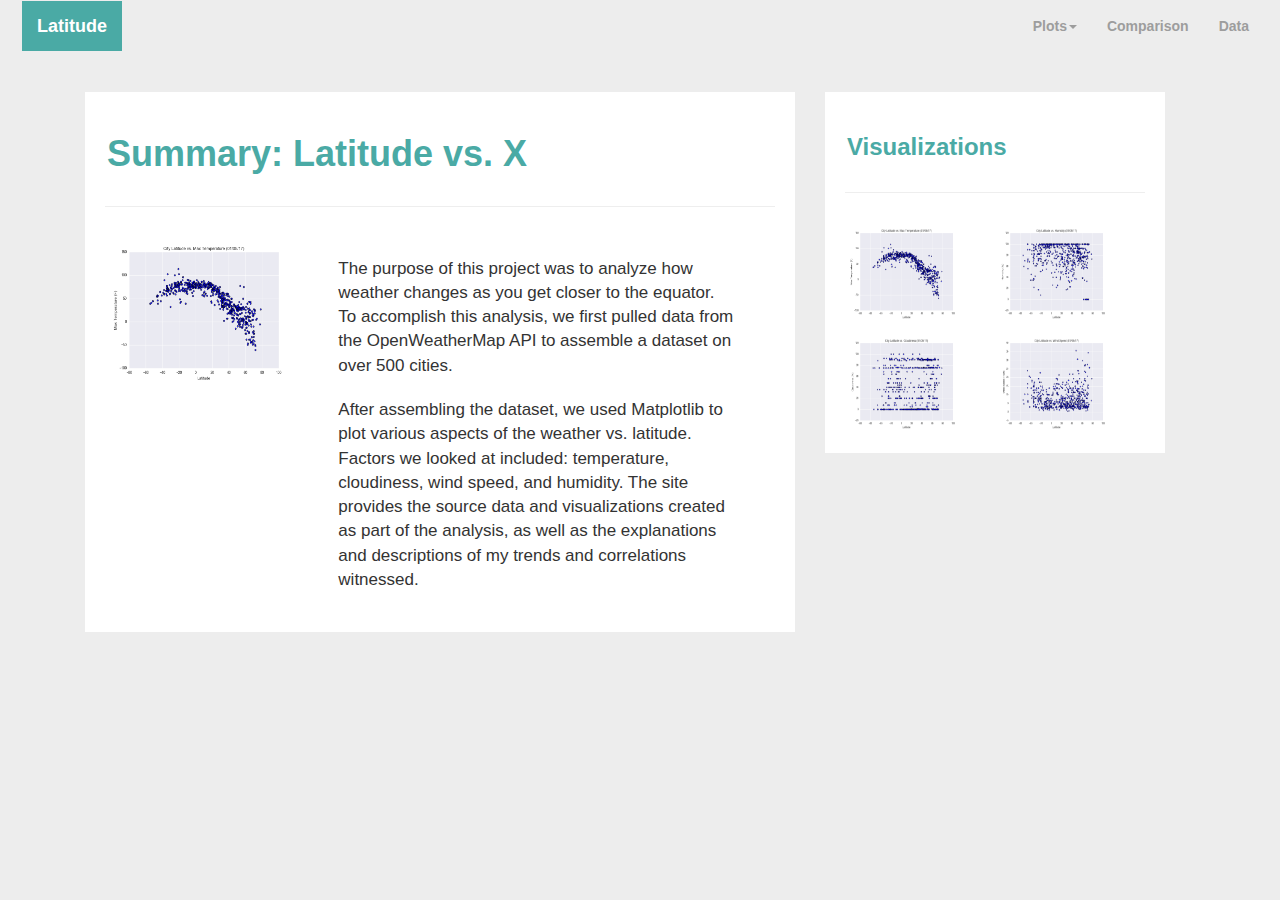
<file: html & css/index.html>
<html>

<head>
  <link rel="stylesheet" type="text/css" href="LandingPage.css">
  <link rel="stylesheet" href="https://maxcdn.bootstrapcdn.com/bootstrap/3.4.1/css/bootstrap.min.css">
  <script src="https://ajax.googleapis.com/ajax/libs/jquery/3.5.1/jquery.min.js"></script>
  <script src="https://maxcdn.bootstrapcdn.com/bootstrap/3.4.1/js/bootstrap.min.js"></script>
  
  <script type="text/javascript">
function changedata(img)
{
 <!--document.getElementById("first").style.display ='block';-->
 var elements = document.getElementsByClassName(img);
	alert(elements);
}
</script>

<meta charset="UTF-8">
<title>Latitude</title>
  
  
</head>
<body>
<nav class="navbar navbar-inverse">
  <div class="container-fluid">
    <div class="navbar-header">
      <button type="button" class="navbar-toggle" data-toggle="collapse" data-target="#myNavbar">
        <span class="icon-bar"></span>
        <span class="icon-bar"></span>
        <span class="icon-bar"></span>                        
      </button>
      <a class="navbar-brand" href="index.html"><strong>Latitude</strong></a>
    </div>
    <div class="collapse navbar-collapse" id="myNavbar">
     <!-- <ul class="nav navbar-nav">
        <li class="active"><a href="#">Home</a></li>
        <li class="dropdown">
          <a class="dropdown-toggle" data-toggle="dropdown" href="#">Page 1 <span class="caret"></span></a>
          <ul class="dropdown-menu">
            <li><a href="#">Page 1-1</a></li>
            <li><a href="#">Page 1-2</a></li>
            <li><a href="#">Page 1-3</a></li>
          </ul>
        </li>
        <li><a href="#">Page 2</a></li>
        <li><a href="#">Page 3</a></li>
      </ul>-->
      <ul class="nav navbar-nav navbar-right">
	   <li class="dropdown">
          <a class="dropdown-toggle" data-toggle="dropdown" href="#"><strong>Plots</strong><span class="caret"></span></a>
          <ul class="dropdown-menu">
            <li><a href="VisualizePage1.html">Max Temperature</a></li>
            <li><a href="VisualizePage2.html">Humidity</a></li>
            <li><a href="VisualizePage3.html">Cloudiness</a></li>
			<li><a href="VisualizePage4.html">Wind Speed</a></li>
          </ul>
        </li>
        <li> <a href="ComparisonPage.html"><span class=""></span> <strong>Comparison</strong></a></li>
        <li><a href="DataPage.html"><span class=""></span>  <strong>Data </strong></a></li>
      </ul>
    </div>
  </div>
</nav>


<div class="container">
<div class="row">
<div class="col-lg-12 col-sm-12">

 <div class="col-lg-8">
 <div class="card">
  <div class="text-header">
  <h1 class="header-text"> <strong>Summary: Latitude vs. X</strong></h1>
  
  </div>
   <hr class="header-line">
 <div class="row">
	<div class="col-lg-4 col-sm-4 listImageColumn">
	  <!-- <div class="showImage" style="height:200px;">Image</div>-->
	  <img  class="showImage" src="..\resources\assets\images\Fig1.png" width="20px" height="150px";"></img>
	 </div>
	 
	 <div class="col-lg-8 col-sm-8 listImageColumn">
	  <!-- <div class="showImage" style="height:200px;">Image</div>-->
	  <p class="mainImageText"> The purpose of this project was to analyze how weather changes as you get closer to the equator. To accomplish this analysis, we first pulled data from the OpenWeatherMap API to assemble a dataset on over 500 cities.</p>
	  
	  <p class="mainImageText"> After assembling the dataset, we used Matplotlib to plot various aspects of the weather vs. latitude. Factors we looked at included: temperature, cloudiness, wind speed, and humidity. The site provides the source data and visualizations created as part of the analysis, as well as the explanations and descriptions of my trends and correlations witnessed.</p>
	 </div>
  <!-- </div>-->
  <!-- <div class="col-lg-6 listImageColumn">
 </div>-->
 </div>
 </div>
 </div>

 <div class="col-lg-4 col-sm-12">
 <div class="card">
 <div class="text-header">
  <h3 class="header-text"> <strong>Visualizations</strong></h3>
  
  </div>
   <hr class="header-line">
 
 
 
 <div class="row">

 
 <div class="col-lg-6 col-sm-3 col-xs-3  listImageColumn">
  <a href="VisualizePage1.html">
   <img  class="listImage" src="..\resources\assets\images\Fig1.png" width="100px" height="100px" ></img>
  </a>
   </div>
   <div class="col-lg-6 col-sm-3 col-xs-3 listImageColumn">
    <a href="VisualizePage2.html">
    <img class="listImage" src="..\resources\assets\images\Fig2.png" width="100px" height="100px"></img>
	</a>
   </div>
 <!--</div>-->
 
<!-- <div class="row">-->
 <div class="col-lg-6 col-sm-3 col-xs-3 listImageColumn">
 <a href="VisualizePage3.html">
 <img class="listImage" src="..\resources\assets\images\Fig3.png" width="100px" height="100px"></img>
 </a>
   </div>
   <div class="col-lg-6 col-sm-3 col-xs-3 listImageColumn">
   <a href="VisualizePage4.html">
    <img class="listImage" src="..\resources\assets\images\Fig4.png" width="100px" height="100px"></img>
	</a>
   </div>
 </div>
 
 </div>
 </div>

</div>


</div>
</div>
</body>
</html>
</file>
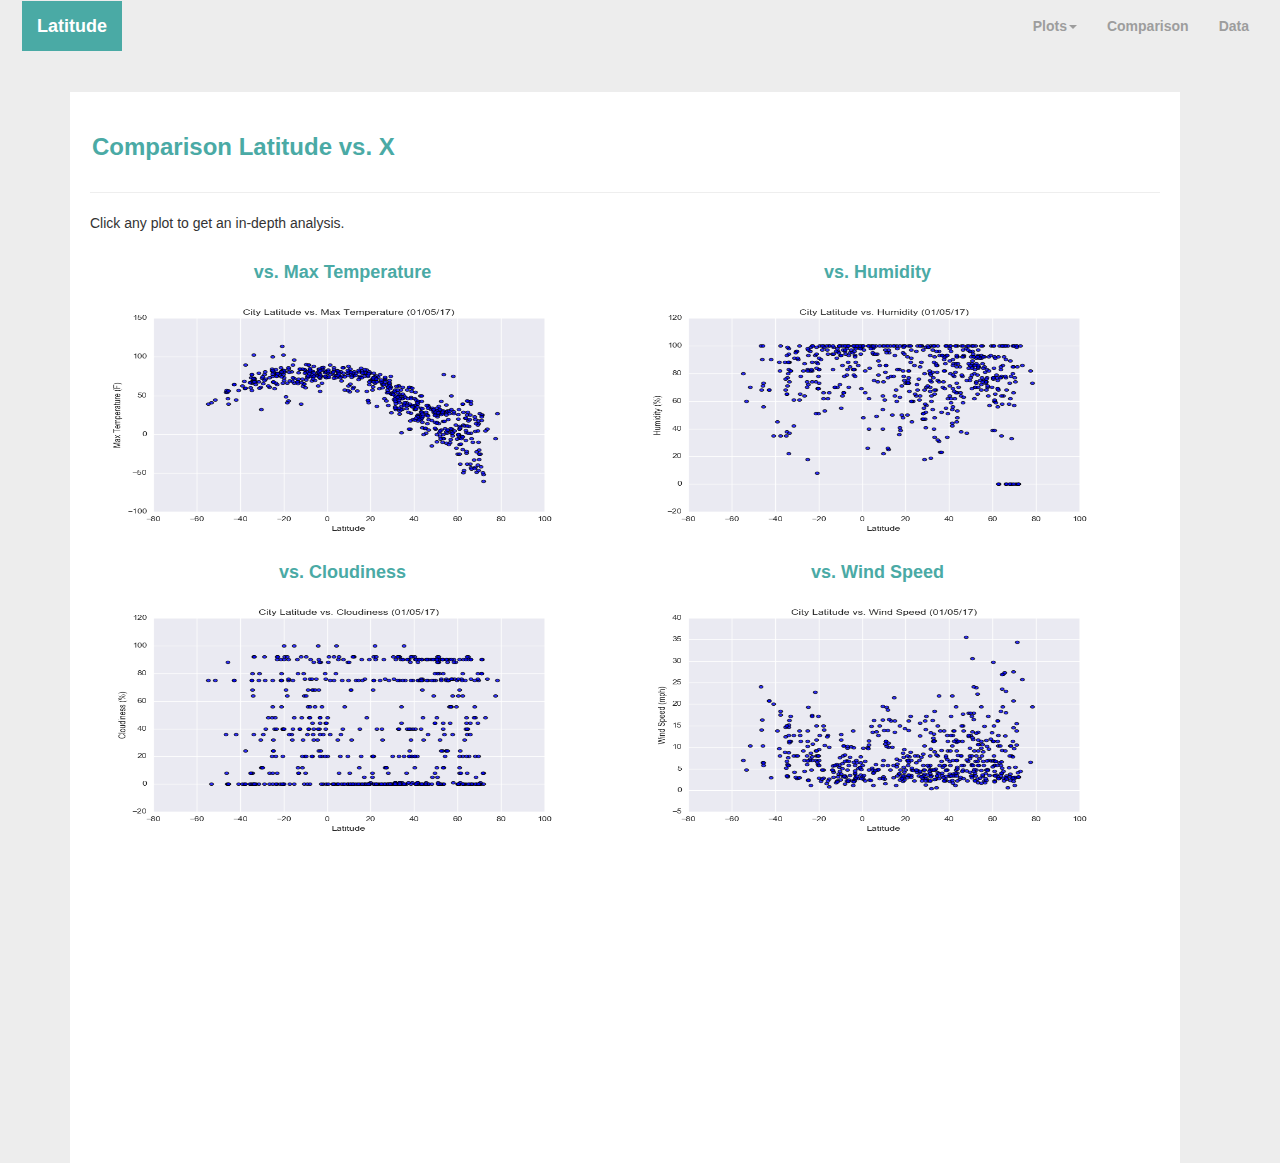
<file: html & css/ComparisonPage.html>
<html>

<head>
  <link rel="stylesheet" type="text/css" href="ComparisonPage.css">
  <link rel="stylesheet" href="https://maxcdn.bootstrapcdn.com/bootstrap/3.4.1/css/bootstrap.min.css">
  <script src="https://ajax.googleapis.com/ajax/libs/jquery/3.5.1/jquery.min.js"></script>
  <script src="https://maxcdn.bootstrapcdn.com/bootstrap/3.4.1/js/bootstrap.min.js"></script>
  
  <script type="text/javascript">
function changedata(img)
{
 <!--document.getElementById("first").style.display ='block';-->
 var elements = document.getElementsByClassName(img);
	alert(elements);
}
</script>

<meta charset="UTF-8">
<title>Latitude</title> 
  
</head>
<body>
<nav class="navbar navbar-inverse">
  <div class="container-fluid">
    <div class="navbar-header">
      <button type="button" class="navbar-toggle" data-toggle="collapse" data-target="#myNavbar">
        <span class="icon-bar"></span>
        <span class="icon-bar"></span>
        <span class="icon-bar"></span>                        
      </button>
      <a class="navbar-brand" href="index.html"><strong>Latitude</strong></a>
    </div>
    <div class="collapse navbar-collapse" id="myNavbar">
     <!-- <ul class="nav navbar-nav">
        <li class="active"><a href="#">Home</a></li>
        <li class="dropdown">
          <a class="dropdown-toggle" data-toggle="dropdown" href="#">Page 1 <span class="caret"></span></a>
          <ul class="dropdown-menu">
            <li><a href="#">Page 1-1</a></li>
            <li><a href="#">Page 1-2</a></li>
            <li><a href="#">Page 1-3</a></li>
          </ul>
        </li>
        <li><a href="#">Page 2</a></li>
        <li><a href="#">Page 3</a></li>
      </ul>-->
      <ul class="nav navbar-nav navbar-right">
	   <li class="dropdown">
          <a class="dropdown-toggle" data-toggle="dropdown" href="#"><strong>Plots</strong><span class="caret"></span></a>
          <ul class="dropdown-menu">
            <li><a href="VisualizePage1.html">Max Temperature</a></li>
            <li><a href="VisualizePage2.html">Humidity</a></li>
            <li><a href="VisualizePage3.html">Cloudiness</a></li>
			<li><a href="VisualizePage4.html">Wind Speed</a></li>
          </ul>
        </li>
        <li><a href="ComparisonPage.html"><span class=""></span> <strong>Comparison</strong></a></li>
        <li><a href="DataPage.html"><span class=""></span>  <strong>Data </strong></a></li>
      </ul>
    </div>
  </div>
</nav>


<div class="container">
<div class="row">
<div class="col-lg-12">

 <!-- <div class="rightColumn">-->
 <div class="card">
 <div class="text-header">
  <h3 class="header-text"> <strong>Comparison Latitude vs. X</strong></h3>
  </div>
   <hr class="header-line">
   <p>Click any plot to get an in-depth analysis.</p>
 
 <div class="row">

 
 <div class="col-lg-6 listImageColumn">
  <h4 class="sub-header-text"> <strong>vs. Max Temperature</strong></h4>
  <a href="VisualizePage1.html">
  <img  class="listImage" src="..\resources\assets\images\Fig1.png" width="150px" height="250px"></img>
  </a>
   </div>

   <div class="col-lg-6 listImageColumn">
   <h4 class="sub-header-text"> <strong>vs. Humidity</strong></h4>
   <a href="VisualizePage2.html">
    <img class="listImage" src="..\resources\assets\images\Fig2.png" width="150px" height="250px"></img>
	</a>
   </div>
 
 <div class="col-lg-6 listImageColumn">
 <h4 class="sub-header-text"> <strong>vs. Cloudiness</strong></h4>
 <a href="VisualizePage3.html">
 <img class="listImage" src="..\resources\assets\images\Fig3.png"  width="150px" height="250px"></img>
 </a>
   </div>
   
   <div class="col-lg-6 listImageColumn">
   <h4 class="sub-header-text"> <strong>vs. Wind Speed</strong></h4>
   <a href="VisualizePage4.html">
    <img class="listImage" src="..\resources\assets\images\Fig4.png" width="150px" height="250px"></img>
	</a>
   </div>
 
 </div>
 
 </div>
 <!--</div>-->

</div>
</div>
</div>
</body>
</html>
</file>
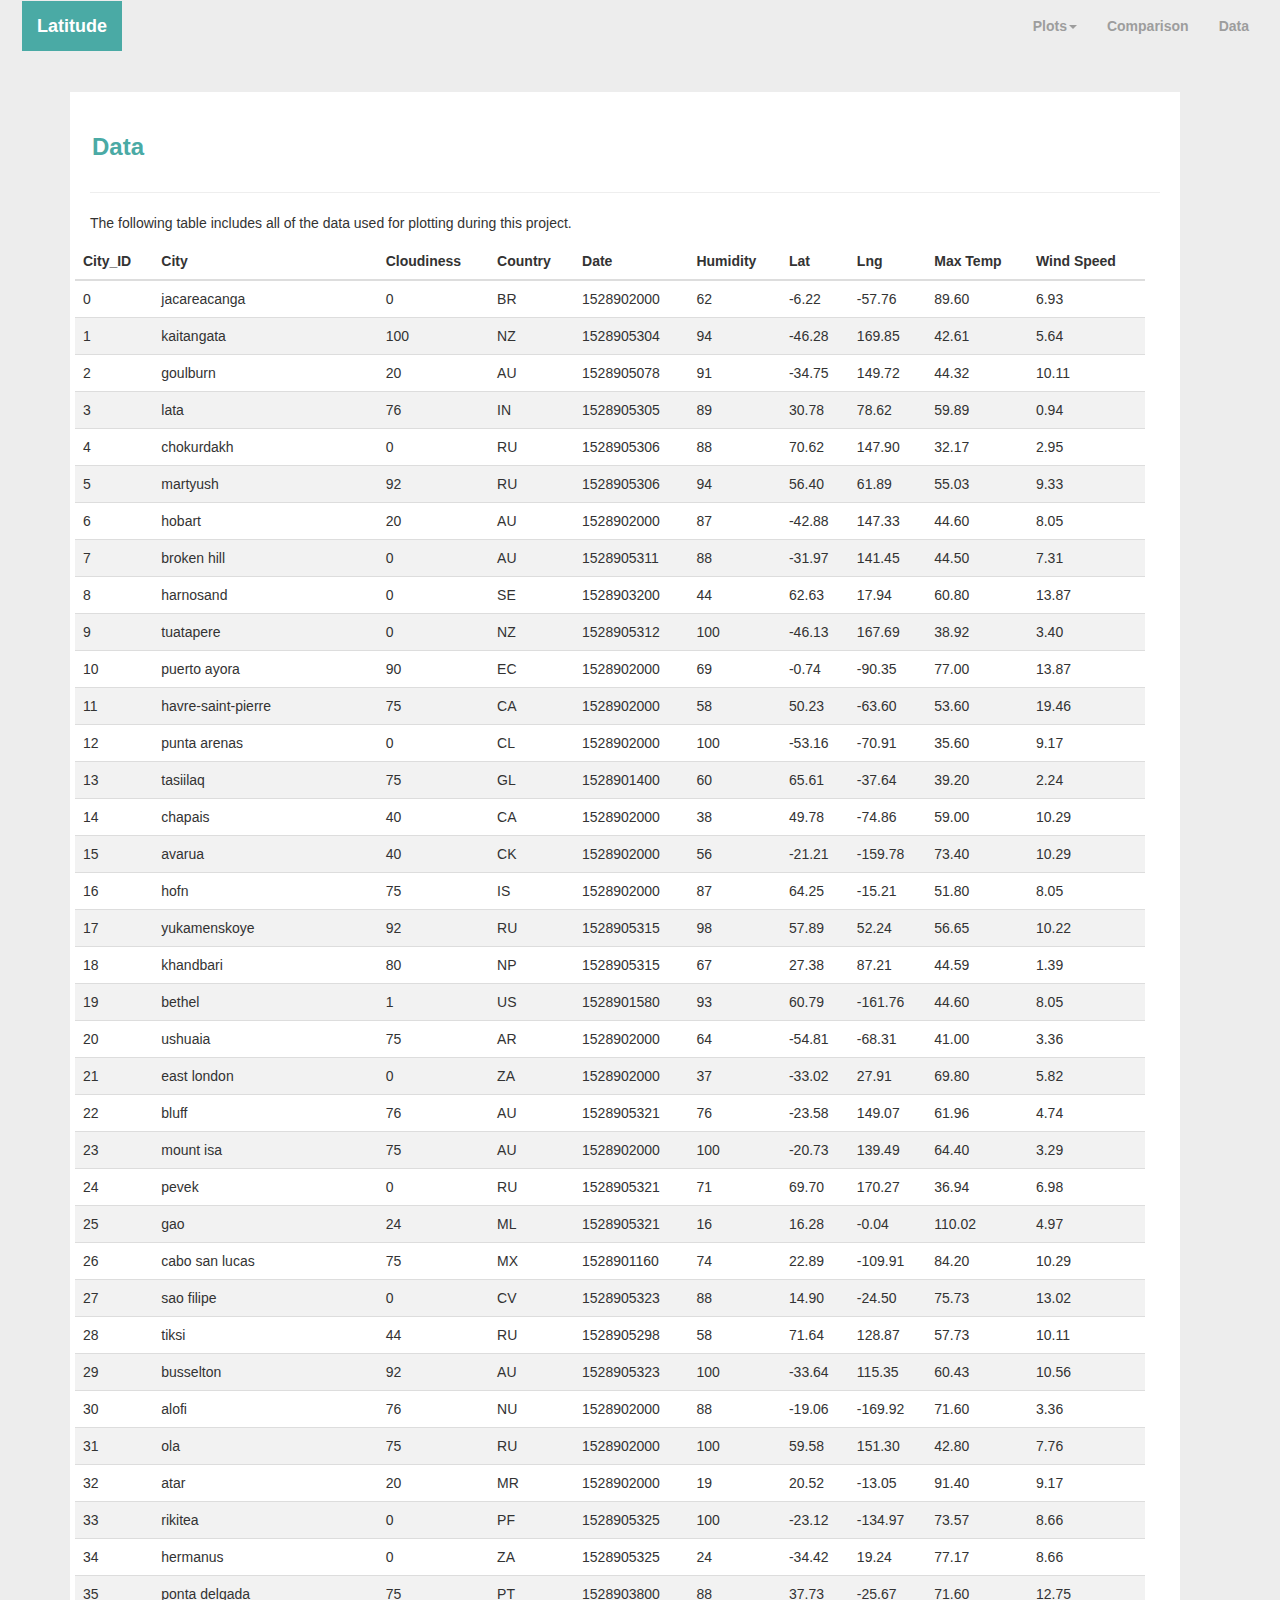
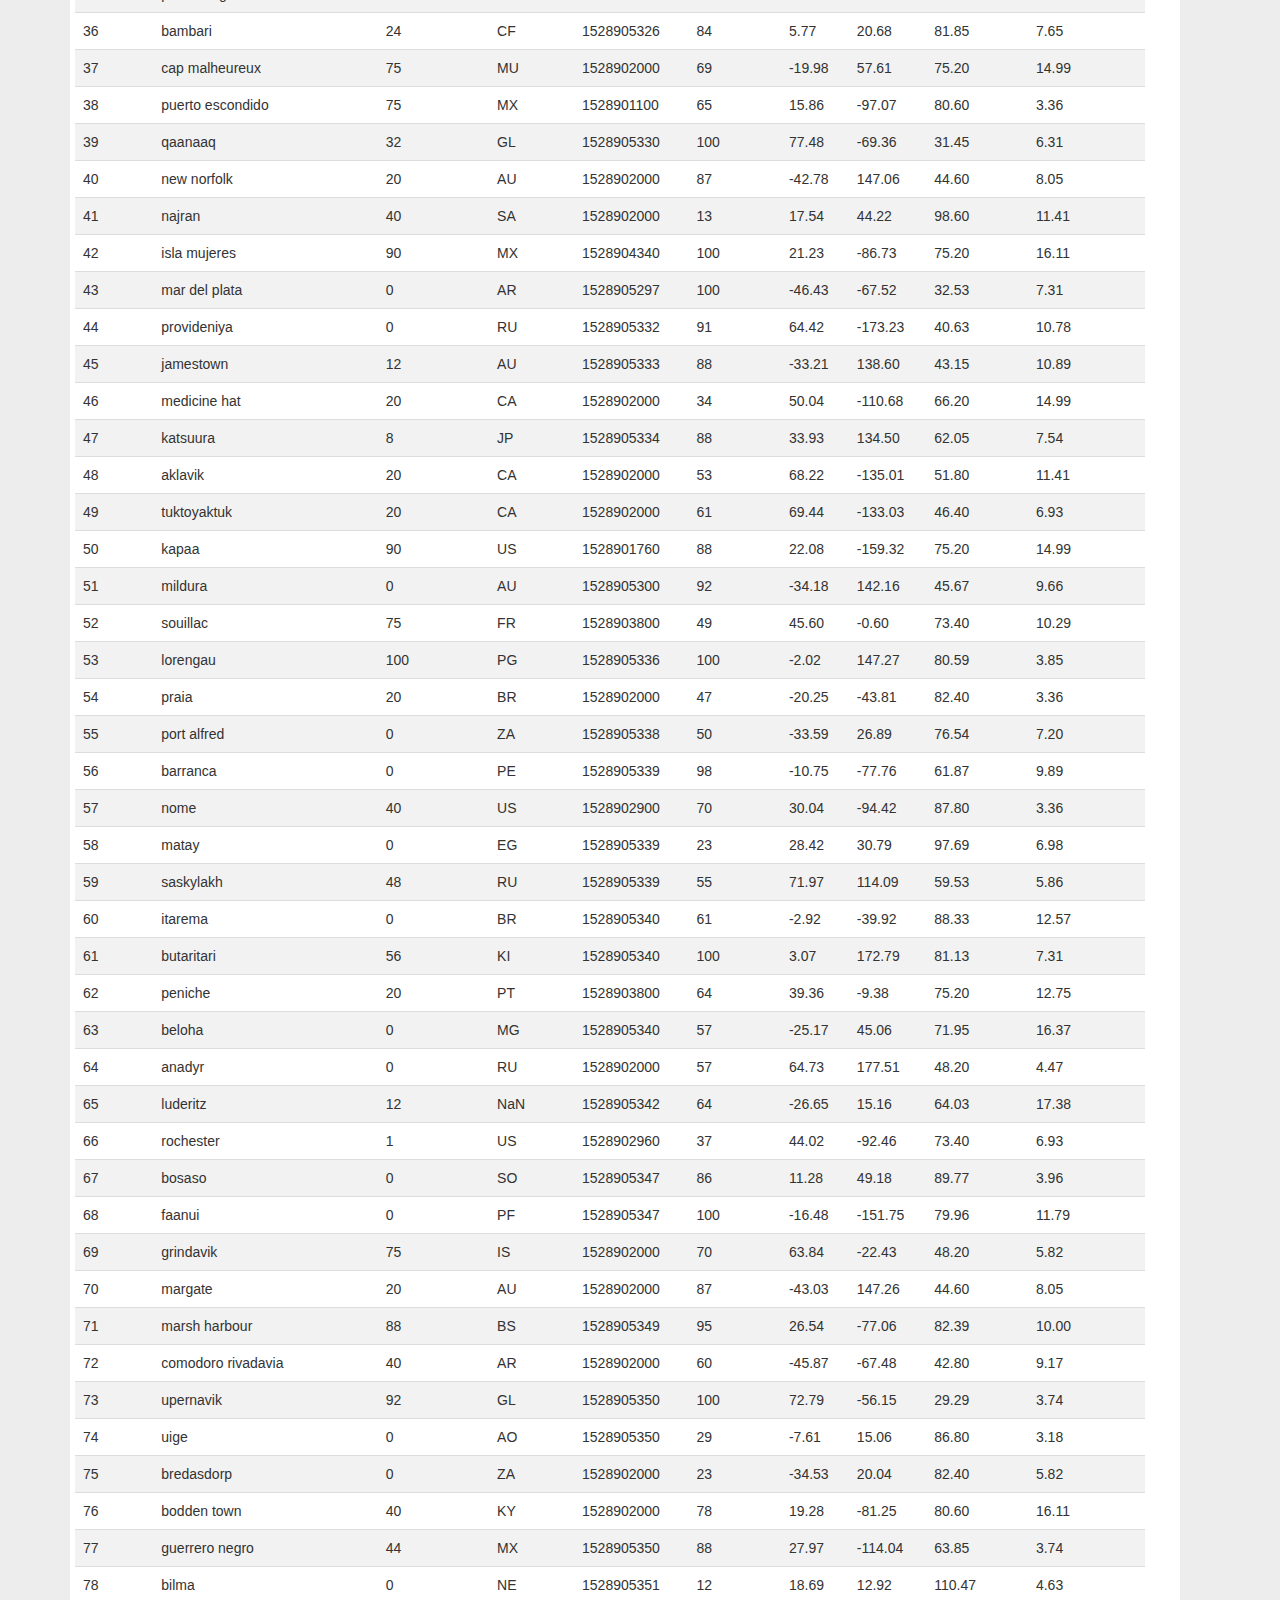
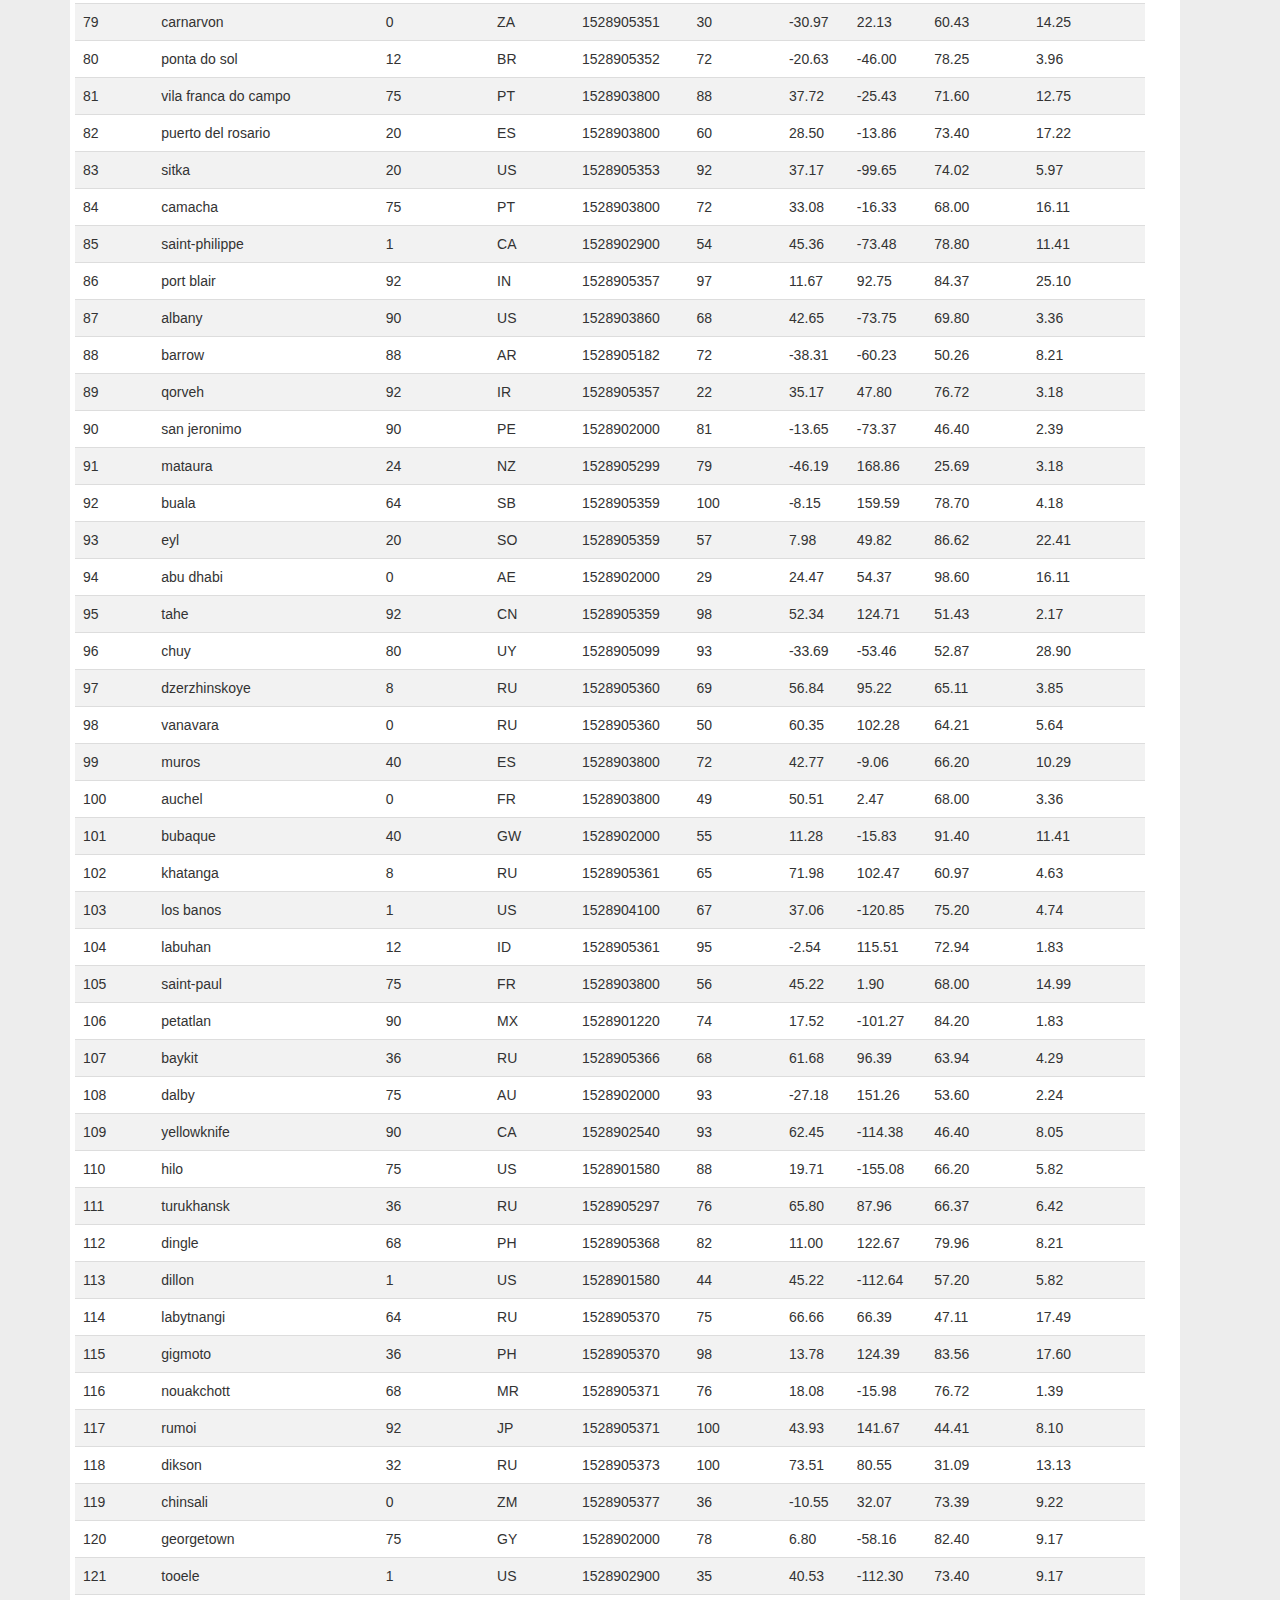
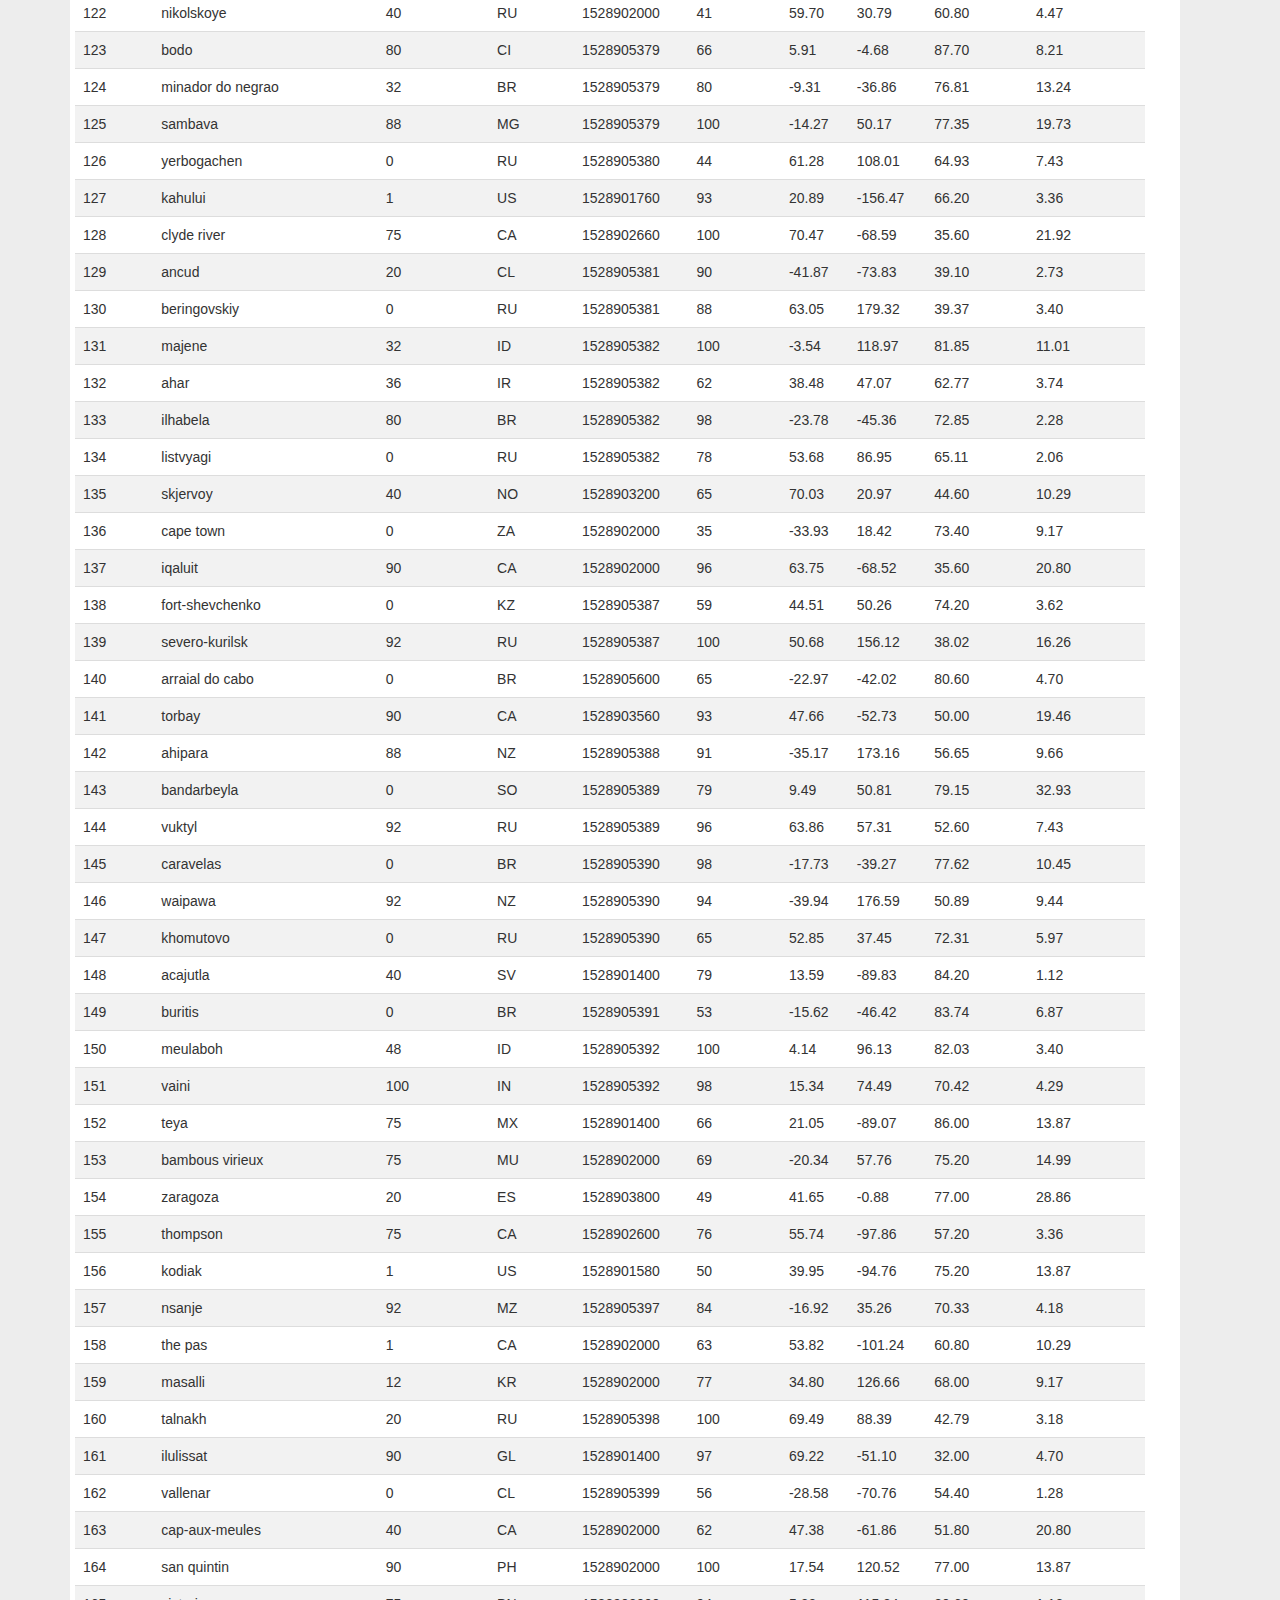
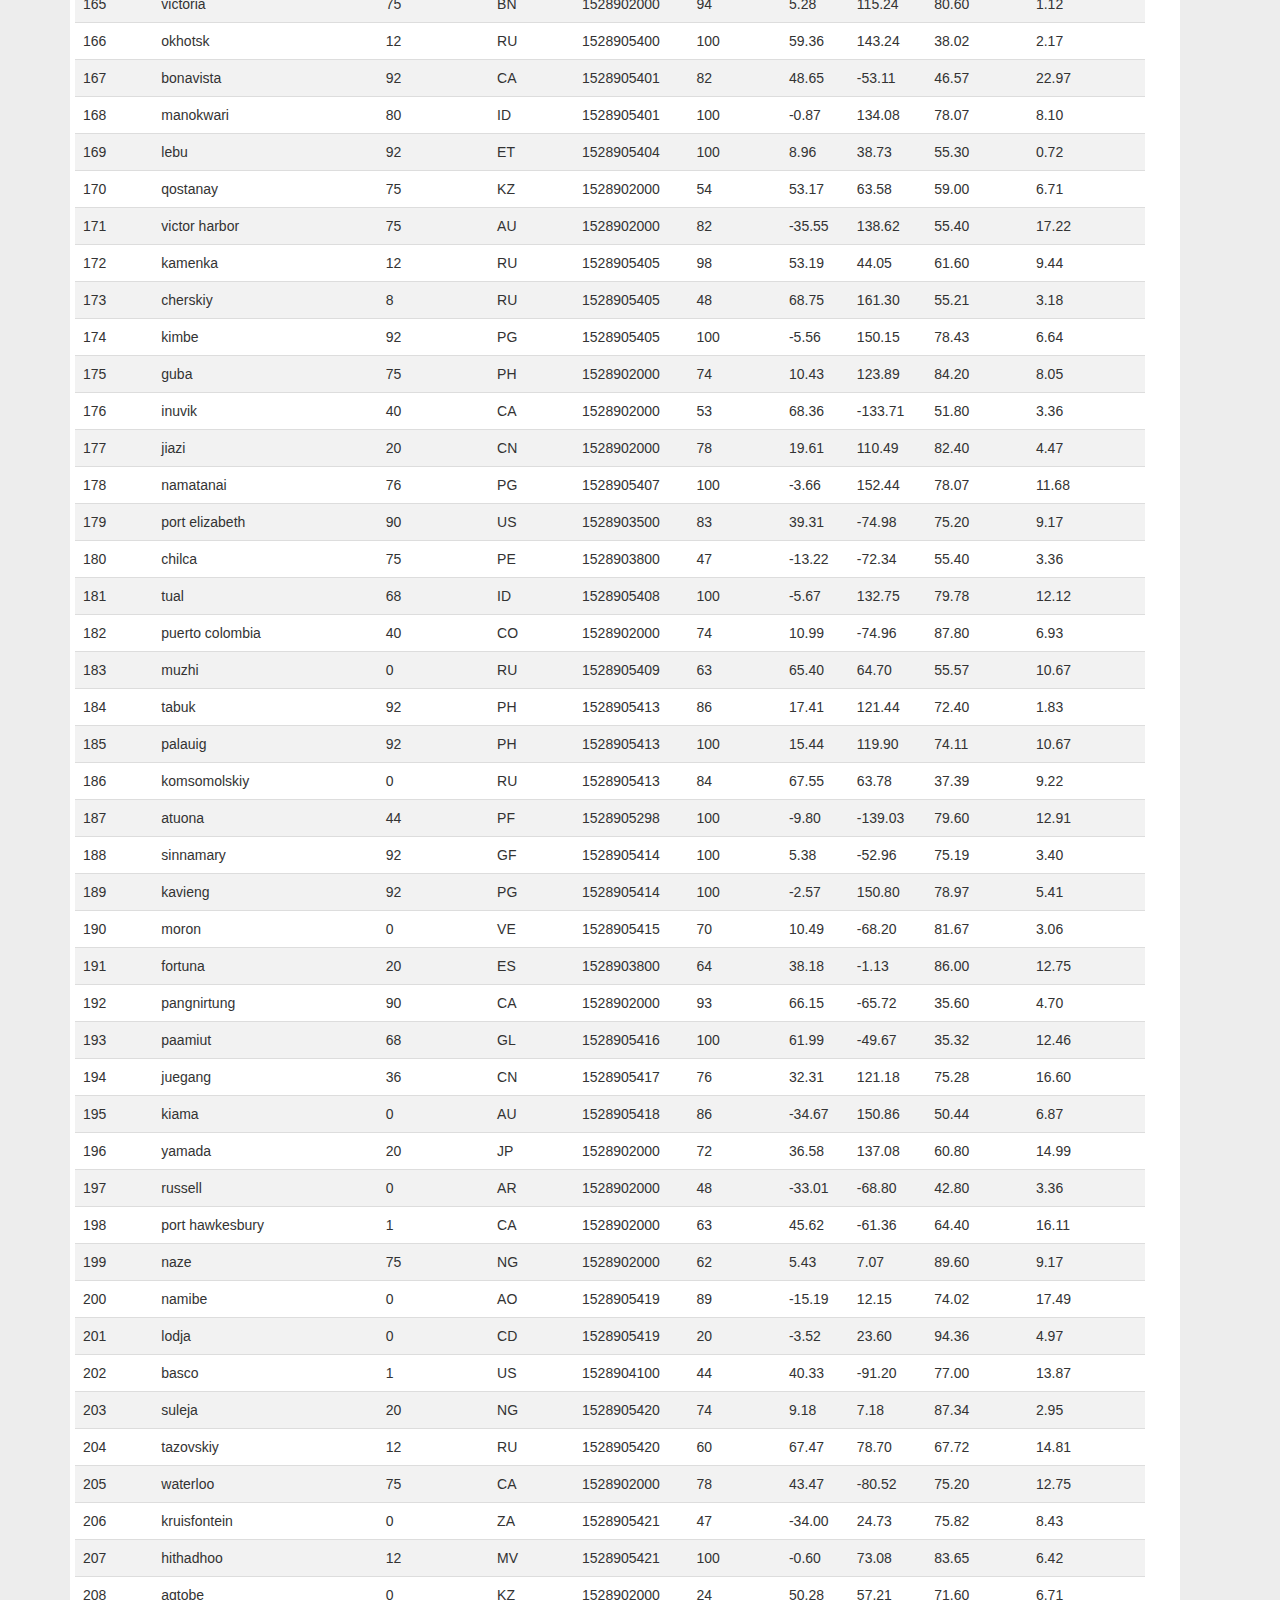
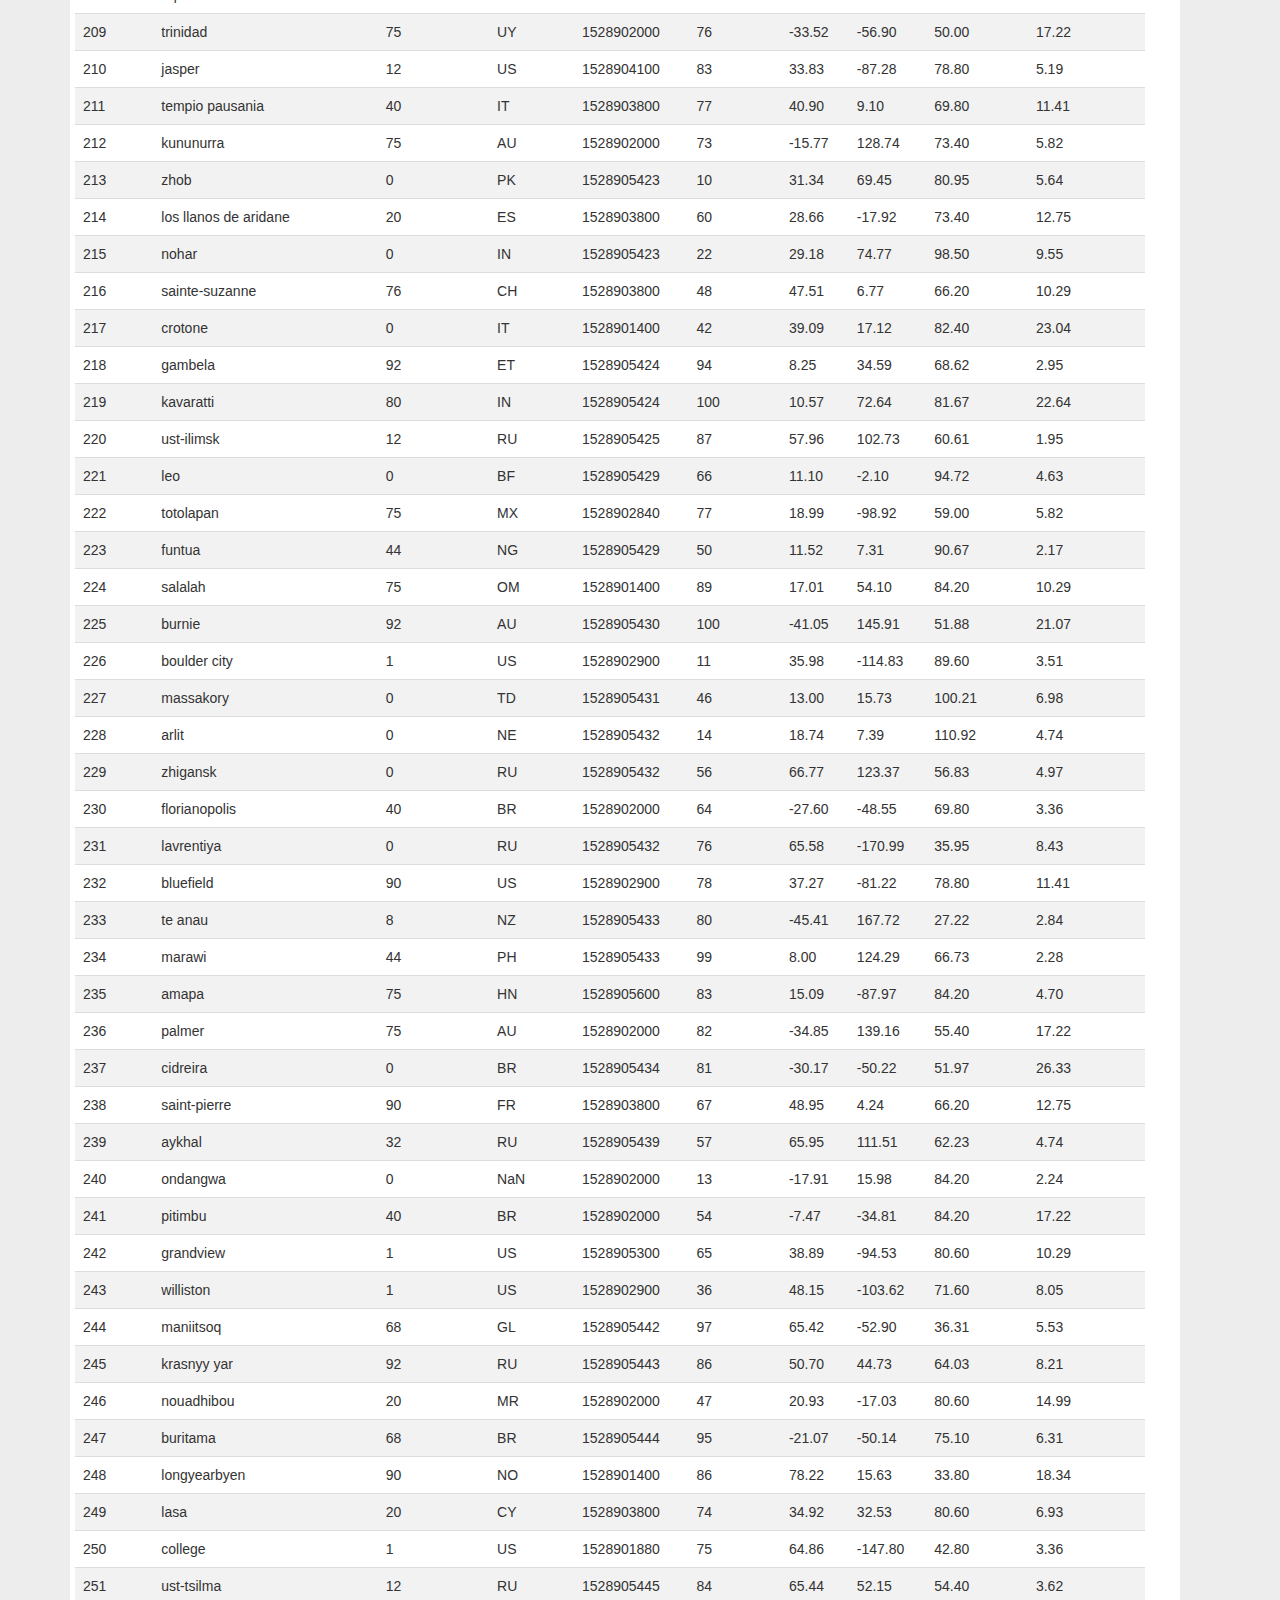
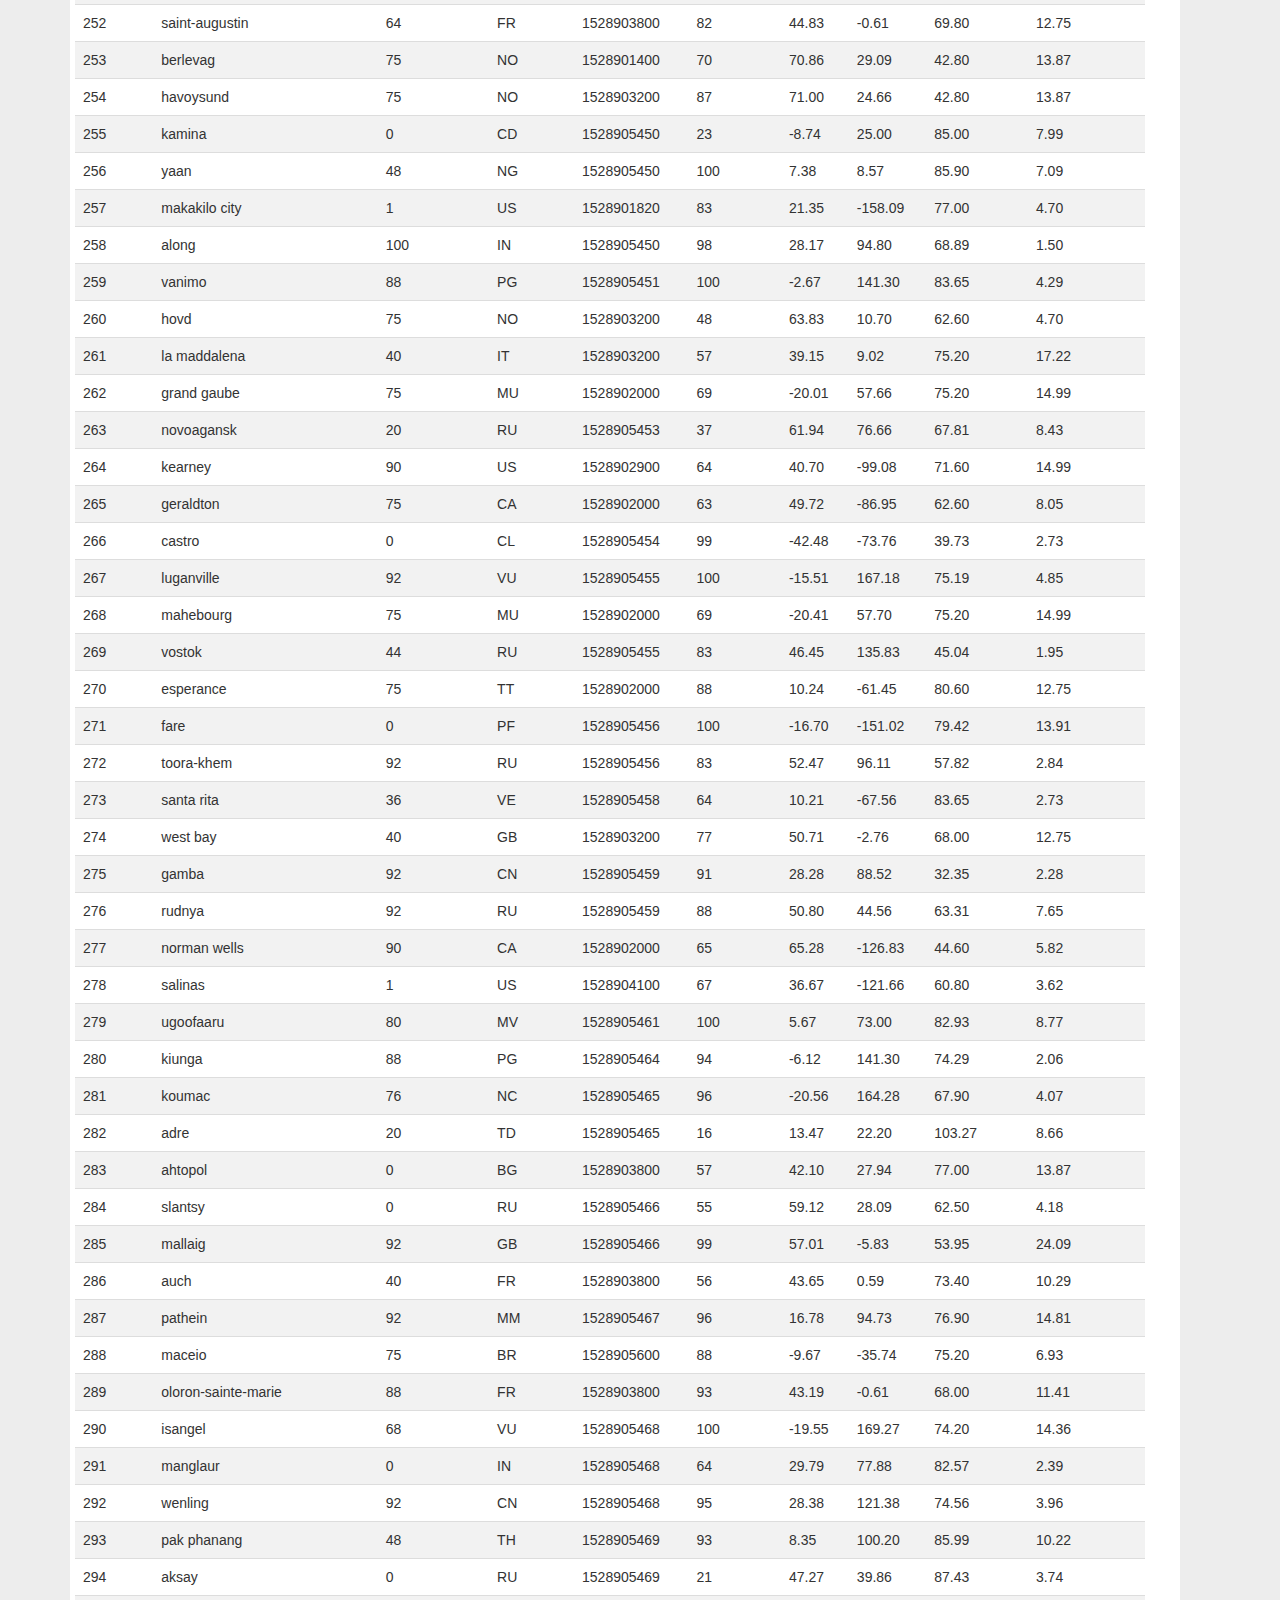
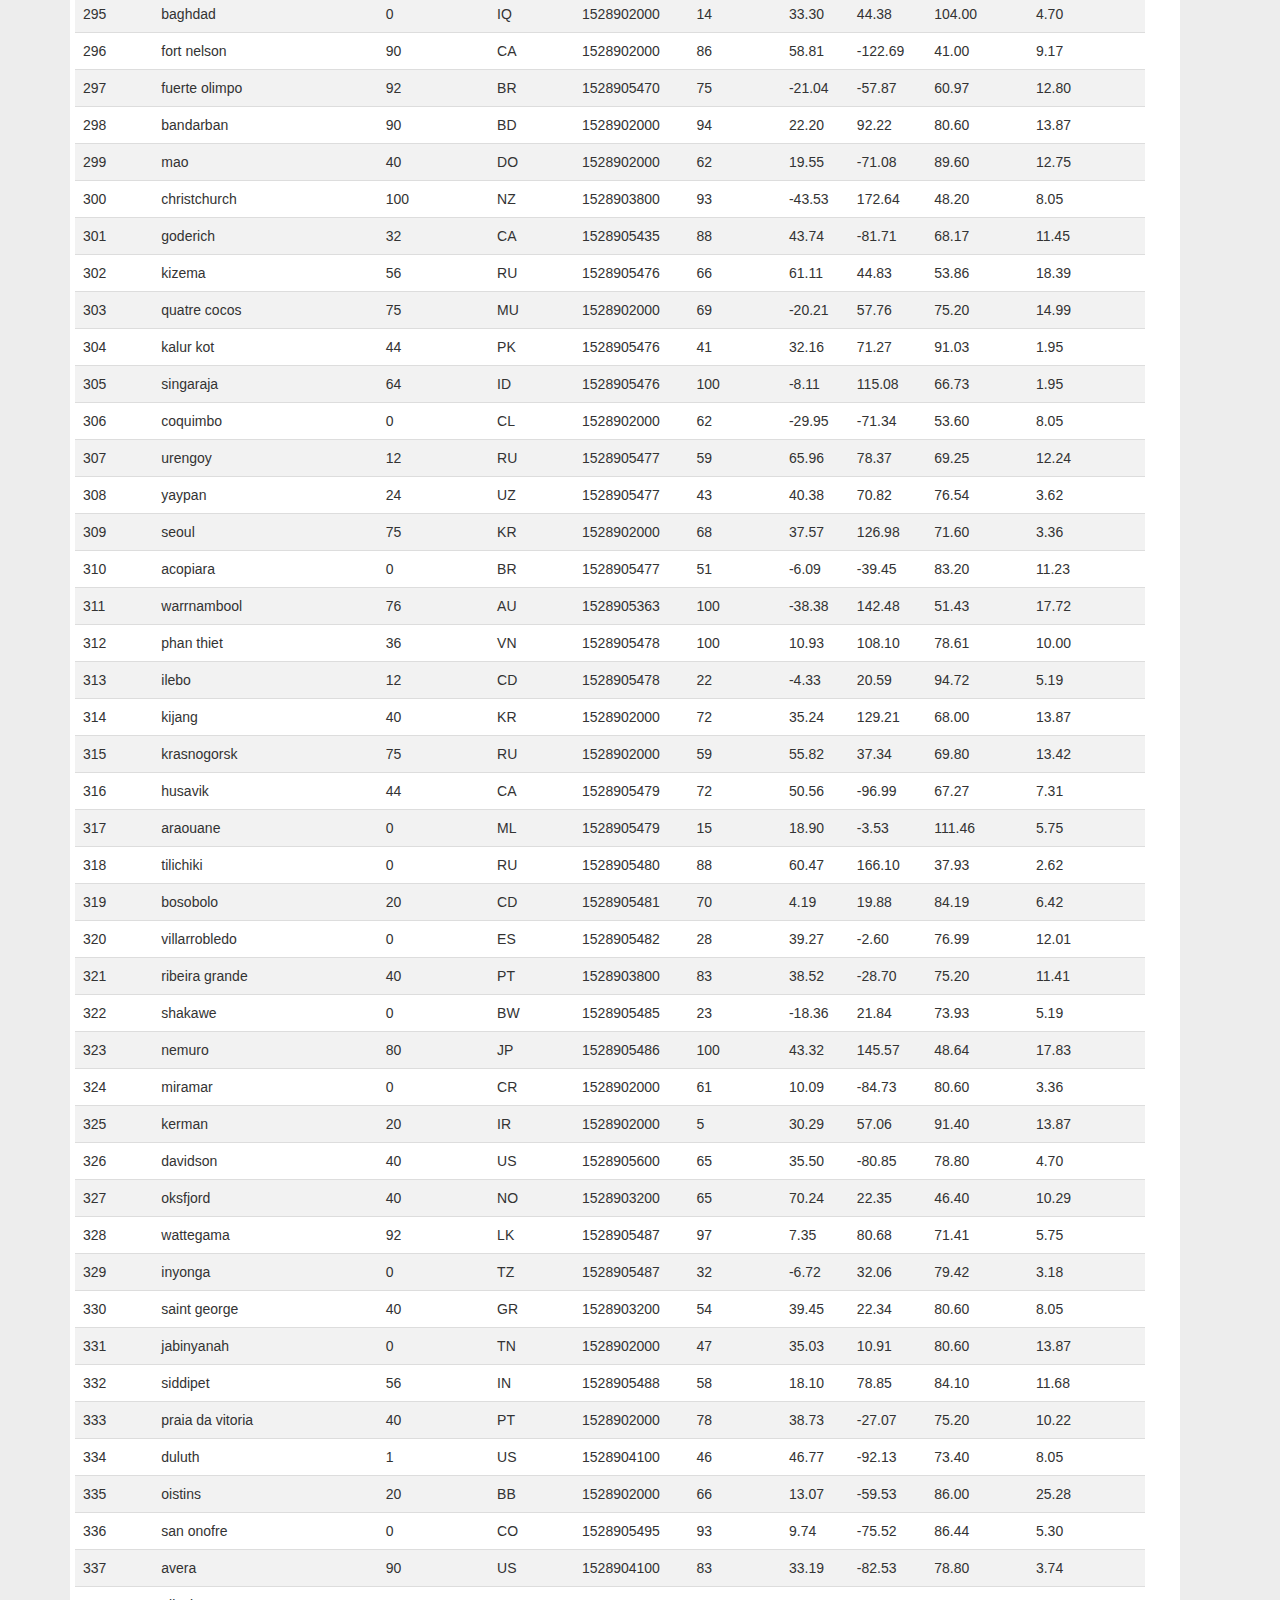
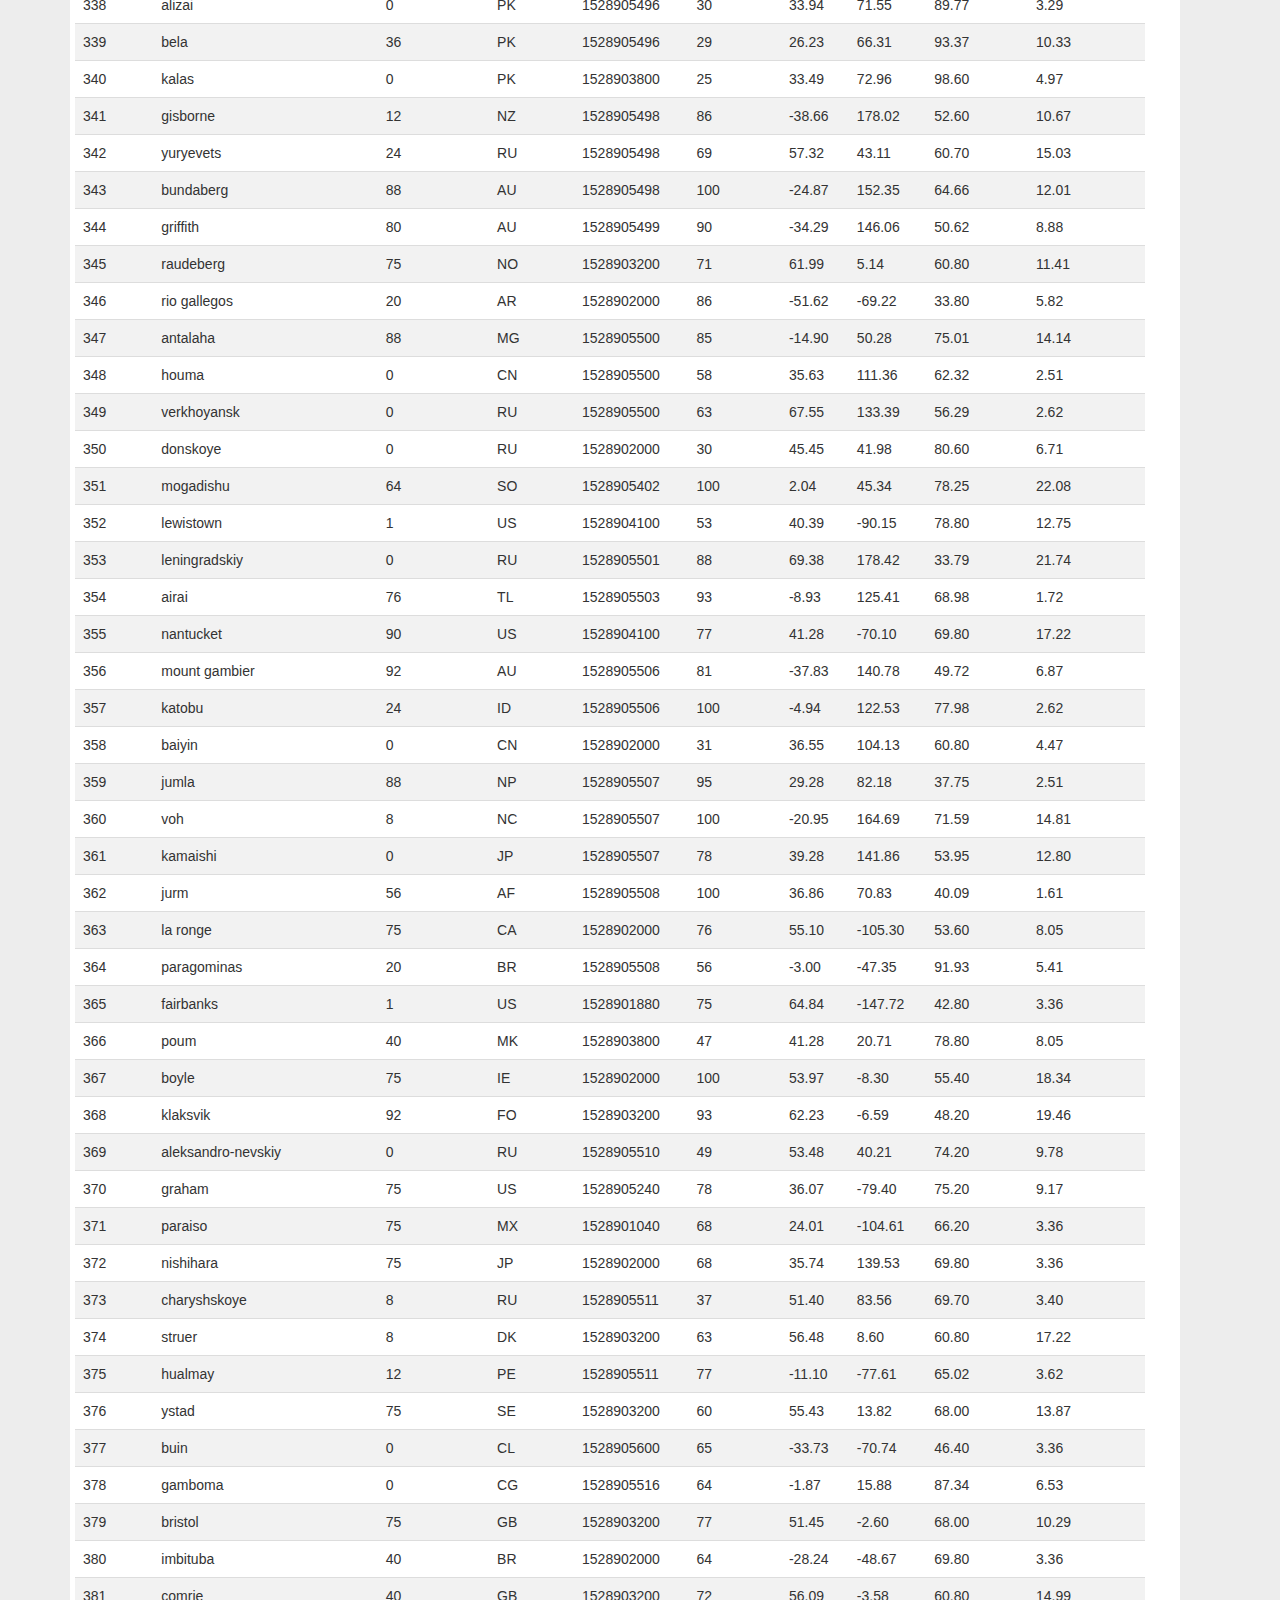
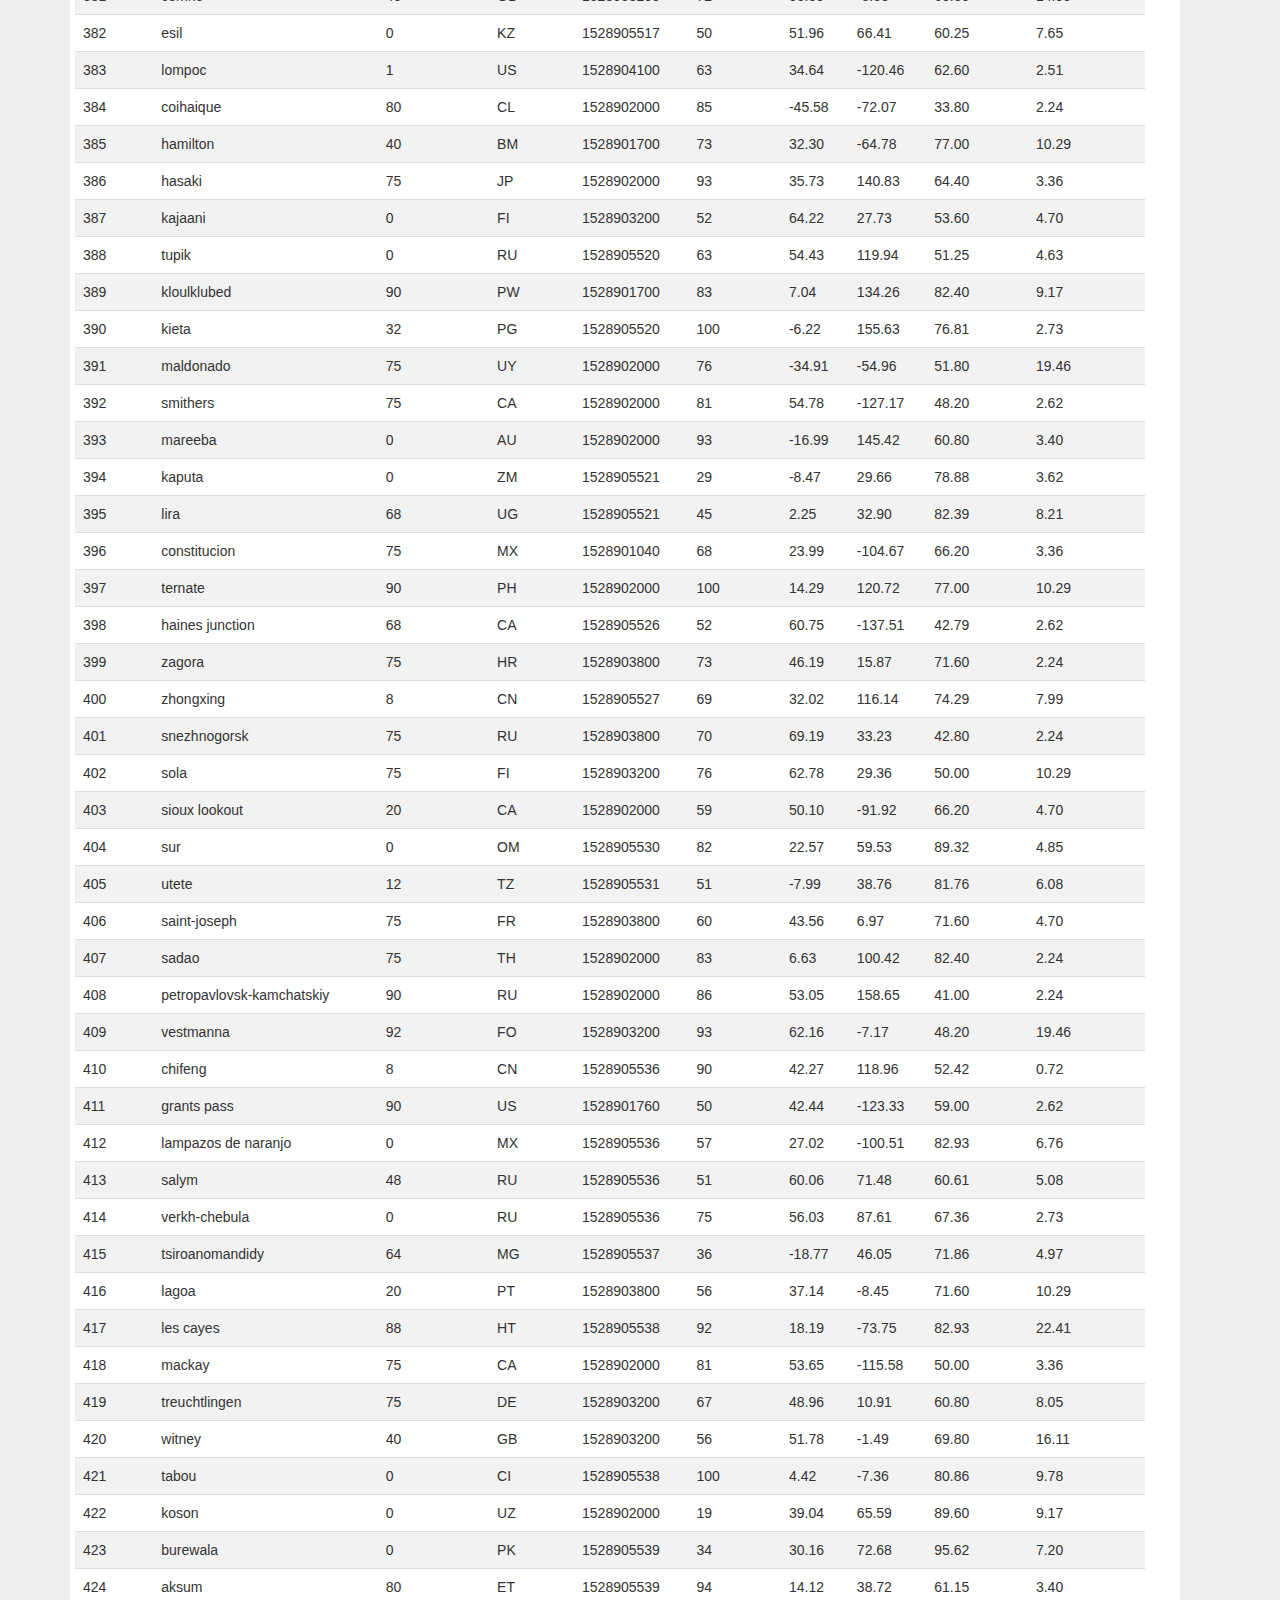
<file: html & css/DataPage.html>
<html>

<head>
  <link rel="stylesheet" type="text/css" href="DataPage.css">
  <link rel="stylesheet" href="https://maxcdn.bootstrapcdn.com/bootstrap/3.4.1/css/bootstrap.min.css">
  <script src="https://ajax.googleapis.com/ajax/libs/jquery/3.5.1/jquery.min.js"></script>
  <script src="https://maxcdn.bootstrapcdn.com/bootstrap/3.4.1/js/bootstrap.min.js"></script>
  
  <script type="text/javascript">
function changedata(img)
{
 <!--document.getElementById("first").style.display ='block';-->
 var elements = document.getElementsByClassName(img);
	alert(elements);
}
</script>

<meta charset="UTF-8">
<title>Latitude</title> 
  
</head>
<body>
<nav class="navbar navbar-inverse">
  <div class="container-fluid">
    <div class="navbar-header">
      <button type="button" class="navbar-toggle" data-toggle="collapse" data-target="#myNavbar">
        <span class="icon-bar"></span>
        <span class="icon-bar"></span>
        <span class="icon-bar"></span>                        
      </button>
      <a class="navbar-brand" href="index.html"><strong>Latitude</strong></a>
    </div>
    <div class="collapse navbar-collapse" id="myNavbar">
     <!-- <ul class="nav navbar-nav">
        <li class="active"><a href="#">Home</a></li>
        <li class="dropdown">
          <a class="dropdown-toggle" data-toggle="dropdown" href="#">Page 1 <span class="caret"></span></a>
          <ul class="dropdown-menu">
            <li><a href="#">Page 1-1</a></li>
            <li><a href="#">Page 1-2</a></li>
            <li><a href="#">Page 1-3</a></li>
          </ul>
        </li>
        <li><a href="#">Page 2</a></li>
        <li><a href="#">Page 3</a></li>
      </ul>-->
      <ul class="nav navbar-nav navbar-right">
	   <li class="dropdown">
          <a class="dropdown-toggle" data-toggle="dropdown" href="#"><strong>Plots</strong><span class="caret"></span></a>
          <ul class="dropdown-menu">
            <li><a href="VisualizePage1.html">Max Temperature</a></li>
            <li><a href="VisualizePage2.html">Humidity</a></li>
            <li><a href="VisualizePage3.html">Cloudiness</a></li>
			<li><a href="VisualizePage4.html">Wind Speed</a></li>
          </ul>
        </li>
        <li><a href="ComparisonPage.html"><span class=""></span> <strong>Comparison</strong></a></li>
        <li><a href="DataPage.html"><span class=""></span>  <strong>Data </strong></a></li>
      </ul>
    </div>
  </div>
</nav>


<div class="container">
<div class="row">
<div class="col-lg-12">

 <!-- <div class="rightColumn">-->
 <div class="card">
 <div class="text-header">
  <h3 class="header-text"> <strong>Data</strong></h3>
  </div>
   <hr class="header-line">
   <p>The following table includes all of the data used for plotting during this project.</p>
 <div class="row">

 
 <div class="table-responsive">
  <table class="table">
  <thead>
    <tr style="text-align: right;">
      <th>City_ID</th>
      <th>City</th>
      <th>Cloudiness</th>
      <th>Country</th>
      <th>Date</th>
      <th>Humidity</th>
      <th>Lat</th>
      <th>Lng</th>
      <th>Max Temp</th>
      <th>Wind Speed</th>
    </tr>
  </thead>
  <tbody>
    <tr>
      <td>0</td>
      <td>jacareacanga</td>
      <td>0</td>
      <td>BR</td>
      <td>1528902000</td>
      <td>62</td>
      <td>-6.22</td>
      <td>-57.76</td>
      <td>89.60</td>
      <td>6.93</td>
    </tr>
    <tr>
      <td>1</td>
      <td>kaitangata</td>
      <td>100</td>
      <td>NZ</td>
      <td>1528905304</td>
      <td>94</td>
      <td>-46.28</td>
      <td>169.85</td>
      <td>42.61</td>
      <td>5.64</td>
    </tr>
    <tr>
      <td>2</td>
      <td>goulburn</td>
      <td>20</td>
      <td>AU</td>
      <td>1528905078</td>
      <td>91</td>
      <td>-34.75</td>
      <td>149.72</td>
      <td>44.32</td>
      <td>10.11</td>
    </tr>
    <tr>
      <td>3</td>
      <td>lata</td>
      <td>76</td>
      <td>IN</td>
      <td>1528905305</td>
      <td>89</td>
      <td>30.78</td>
      <td>78.62</td>
      <td>59.89</td>
      <td>0.94</td>
    </tr>
    <tr>
      <td>4</td>
      <td>chokurdakh</td>
      <td>0</td>
      <td>RU</td>
      <td>1528905306</td>
      <td>88</td>
      <td>70.62</td>
      <td>147.90</td>
      <td>32.17</td>
      <td>2.95</td>
    </tr>
    <tr>
      <td>5</td>
      <td>martyush</td>
      <td>92</td>
      <td>RU</td>
      <td>1528905306</td>
      <td>94</td>
      <td>56.40</td>
      <td>61.89</td>
      <td>55.03</td>
      <td>9.33</td>
    </tr>
    <tr>
      <td>6</td>
      <td>hobart</td>
      <td>20</td>
      <td>AU</td>
      <td>1528902000</td>
      <td>87</td>
      <td>-42.88</td>
      <td>147.33</td>
      <td>44.60</td>
      <td>8.05</td>
    </tr>
    <tr>
      <td>7</td>
      <td>broken hill</td>
      <td>0</td>
      <td>AU</td>
      <td>1528905311</td>
      <td>88</td>
      <td>-31.97</td>
      <td>141.45</td>
      <td>44.50</td>
      <td>7.31</td>
    </tr>
    <tr>
      <td>8</td>
      <td>harnosand</td>
      <td>0</td>
      <td>SE</td>
      <td>1528903200</td>
      <td>44</td>
      <td>62.63</td>
      <td>17.94</td>
      <td>60.80</td>
      <td>13.87</td>
    </tr>
    <tr>
      <td>9</td>
      <td>tuatapere</td>
      <td>0</td>
      <td>NZ</td>
      <td>1528905312</td>
      <td>100</td>
      <td>-46.13</td>
      <td>167.69</td>
      <td>38.92</td>
      <td>3.40</td>
    </tr>
    <tr>
      <td>10</td>
      <td>puerto ayora</td>
      <td>90</td>
      <td>EC</td>
      <td>1528902000</td>
      <td>69</td>
      <td>-0.74</td>
      <td>-90.35</td>
      <td>77.00</td>
      <td>13.87</td>
    </tr>
    <tr>
      <td>11</td>
      <td>havre-saint-pierre</td>
      <td>75</td>
      <td>CA</td>
      <td>1528902000</td>
      <td>58</td>
      <td>50.23</td>
      <td>-63.60</td>
      <td>53.60</td>
      <td>19.46</td>
    </tr>
    <tr>
      <td>12</td>
      <td>punta arenas</td>
      <td>0</td>
      <td>CL</td>
      <td>1528902000</td>
      <td>100</td>
      <td>-53.16</td>
      <td>-70.91</td>
      <td>35.60</td>
      <td>9.17</td>
    </tr>
    <tr>
      <td>13</td>
      <td>tasiilaq</td>
      <td>75</td>
      <td>GL</td>
      <td>1528901400</td>
      <td>60</td>
      <td>65.61</td>
      <td>-37.64</td>
      <td>39.20</td>
      <td>2.24</td>
    </tr>
    <tr>
      <td>14</td>
      <td>chapais</td>
      <td>40</td>
      <td>CA</td>
      <td>1528902000</td>
      <td>38</td>
      <td>49.78</td>
      <td>-74.86</td>
      <td>59.00</td>
      <td>10.29</td>
    </tr>
    <tr>
      <td>15</td>
      <td>avarua</td>
      <td>40</td>
      <td>CK</td>
      <td>1528902000</td>
      <td>56</td>
      <td>-21.21</td>
      <td>-159.78</td>
      <td>73.40</td>
      <td>10.29</td>
    </tr>
    <tr>
      <td>16</td>
      <td>hofn</td>
      <td>75</td>
      <td>IS</td>
      <td>1528902000</td>
      <td>87</td>
      <td>64.25</td>
      <td>-15.21</td>
      <td>51.80</td>
      <td>8.05</td>
    </tr>
    <tr>
      <td>17</td>
      <td>yukamenskoye</td>
      <td>92</td>
      <td>RU</td>
      <td>1528905315</td>
      <td>98</td>
      <td>57.89</td>
      <td>52.24</td>
      <td>56.65</td>
      <td>10.22</td>
    </tr>
    <tr>
      <td>18</td>
      <td>khandbari</td>
      <td>80</td>
      <td>NP</td>
      <td>1528905315</td>
      <td>67</td>
      <td>27.38</td>
      <td>87.21</td>
      <td>44.59</td>
      <td>1.39</td>
    </tr>
    <tr>
      <td>19</td>
      <td>bethel</td>
      <td>1</td>
      <td>US</td>
      <td>1528901580</td>
      <td>93</td>
      <td>60.79</td>
      <td>-161.76</td>
      <td>44.60</td>
      <td>8.05</td>
    </tr>
    <tr>
      <td>20</td>
      <td>ushuaia</td>
      <td>75</td>
      <td>AR</td>
      <td>1528902000</td>
      <td>64</td>
      <td>-54.81</td>
      <td>-68.31</td>
      <td>41.00</td>
      <td>3.36</td>
    </tr>
    <tr>
      <td>21</td>
      <td>east london</td>
      <td>0</td>
      <td>ZA</td>
      <td>1528902000</td>
      <td>37</td>
      <td>-33.02</td>
      <td>27.91</td>
      <td>69.80</td>
      <td>5.82</td>
    </tr>
    <tr>
      <td>22</td>
      <td>bluff</td>
      <td>76</td>
      <td>AU</td>
      <td>1528905321</td>
      <td>76</td>
      <td>-23.58</td>
      <td>149.07</td>
      <td>61.96</td>
      <td>4.74</td>
    </tr>
    <tr>
      <td>23</td>
      <td>mount isa</td>
      <td>75</td>
      <td>AU</td>
      <td>1528902000</td>
      <td>100</td>
      <td>-20.73</td>
      <td>139.49</td>
      <td>64.40</td>
      <td>3.29</td>
    </tr>
    <tr>
      <td>24</td>
      <td>pevek</td>
      <td>0</td>
      <td>RU</td>
      <td>1528905321</td>
      <td>71</td>
      <td>69.70</td>
      <td>170.27</td>
      <td>36.94</td>
      <td>6.98</td>
    </tr>
    <tr>
      <td>25</td>
      <td>gao</td>
      <td>24</td>
      <td>ML</td>
      <td>1528905321</td>
      <td>16</td>
      <td>16.28</td>
      <td>-0.04</td>
      <td>110.02</td>
      <td>4.97</td>
    </tr>
    <tr>
      <td>26</td>
      <td>cabo san lucas</td>
      <td>75</td>
      <td>MX</td>
      <td>1528901160</td>
      <td>74</td>
      <td>22.89</td>
      <td>-109.91</td>
      <td>84.20</td>
      <td>10.29</td>
    </tr>
    <tr>
      <td>27</td>
      <td>sao filipe</td>
      <td>0</td>
      <td>CV</td>
      <td>1528905323</td>
      <td>88</td>
      <td>14.90</td>
      <td>-24.50</td>
      <td>75.73</td>
      <td>13.02</td>
    </tr>
    <tr>
      <td>28</td>
      <td>tiksi</td>
      <td>44</td>
      <td>RU</td>
      <td>1528905298</td>
      <td>58</td>
      <td>71.64</td>
      <td>128.87</td>
      <td>57.73</td>
      <td>10.11</td>
    </tr>
    <tr>
      <td>29</td>
      <td>busselton</td>
      <td>92</td>
      <td>AU</td>
      <td>1528905323</td>
      <td>100</td>
      <td>-33.64</td>
      <td>115.35</td>
      <td>60.43</td>
      <td>10.56</td>
    </tr>
    <tr>
      <td>30</td>
      <td>alofi</td>
      <td>76</td>
      <td>NU</td>
      <td>1528902000</td>
      <td>88</td>
      <td>-19.06</td>
      <td>-169.92</td>
      <td>71.60</td>
      <td>3.36</td>
    </tr>
    <tr>
      <td>31</td>
      <td>ola</td>
      <td>75</td>
      <td>RU</td>
      <td>1528902000</td>
      <td>100</td>
      <td>59.58</td>
      <td>151.30</td>
      <td>42.80</td>
      <td>7.76</td>
    </tr>
    <tr>
      <td>32</td>
      <td>atar</td>
      <td>20</td>
      <td>MR</td>
      <td>1528902000</td>
      <td>19</td>
      <td>20.52</td>
      <td>-13.05</td>
      <td>91.40</td>
      <td>9.17</td>
    </tr>
    <tr>
      <td>33</td>
      <td>rikitea</td>
      <td>0</td>
      <td>PF</td>
      <td>1528905325</td>
      <td>100</td>
      <td>-23.12</td>
      <td>-134.97</td>
      <td>73.57</td>
      <td>8.66</td>
    </tr>
    <tr>
      <td>34</td>
      <td>hermanus</td>
      <td>0</td>
      <td>ZA</td>
      <td>1528905325</td>
      <td>24</td>
      <td>-34.42</td>
      <td>19.24</td>
      <td>77.17</td>
      <td>8.66</td>
    </tr>
    <tr>
      <td>35</td>
      <td>ponta delgada</td>
      <td>75</td>
      <td>PT</td>
      <td>1528903800</td>
      <td>88</td>
      <td>37.73</td>
      <td>-25.67</td>
      <td>71.60</td>
      <td>12.75</td>
    </tr>
    <tr>
      <td>36</td>
      <td>bambari</td>
      <td>24</td>
      <td>CF</td>
      <td>1528905326</td>
      <td>84</td>
      <td>5.77</td>
      <td>20.68</td>
      <td>81.85</td>
      <td>7.65</td>
    </tr>
    <tr>
      <td>37</td>
      <td>cap malheureux</td>
      <td>75</td>
      <td>MU</td>
      <td>1528902000</td>
      <td>69</td>
      <td>-19.98</td>
      <td>57.61</td>
      <td>75.20</td>
      <td>14.99</td>
    </tr>
    <tr>
      <td>38</td>
      <td>puerto escondido</td>
      <td>75</td>
      <td>MX</td>
      <td>1528901100</td>
      <td>65</td>
      <td>15.86</td>
      <td>-97.07</td>
      <td>80.60</td>
      <td>3.36</td>
    </tr>
    <tr>
      <td>39</td>
      <td>qaanaaq</td>
      <td>32</td>
      <td>GL</td>
      <td>1528905330</td>
      <td>100</td>
      <td>77.48</td>
      <td>-69.36</td>
      <td>31.45</td>
      <td>6.31</td>
    </tr>
    <tr>
      <td>40</td>
      <td>new norfolk</td>
      <td>20</td>
      <td>AU</td>
      <td>1528902000</td>
      <td>87</td>
      <td>-42.78</td>
      <td>147.06</td>
      <td>44.60</td>
      <td>8.05</td>
    </tr>
    <tr>
      <td>41</td>
      <td>najran</td>
      <td>40</td>
      <td>SA</td>
      <td>1528902000</td>
      <td>13</td>
      <td>17.54</td>
      <td>44.22</td>
      <td>98.60</td>
      <td>11.41</td>
    </tr>
    <tr>
      <td>42</td>
      <td>isla mujeres</td>
      <td>90</td>
      <td>MX</td>
      <td>1528904340</td>
      <td>100</td>
      <td>21.23</td>
      <td>-86.73</td>
      <td>75.20</td>
      <td>16.11</td>
    </tr>
    <tr>
      <td>43</td>
      <td>mar del plata</td>
      <td>0</td>
      <td>AR</td>
      <td>1528905297</td>
      <td>100</td>
      <td>-46.43</td>
      <td>-67.52</td>
      <td>32.53</td>
      <td>7.31</td>
    </tr>
    <tr>
      <td>44</td>
      <td>provideniya</td>
      <td>0</td>
      <td>RU</td>
      <td>1528905332</td>
      <td>91</td>
      <td>64.42</td>
      <td>-173.23</td>
      <td>40.63</td>
      <td>10.78</td>
    </tr>
    <tr>
      <td>45</td>
      <td>jamestown</td>
      <td>12</td>
      <td>AU</td>
      <td>1528905333</td>
      <td>88</td>
      <td>-33.21</td>
      <td>138.60</td>
      <td>43.15</td>
      <td>10.89</td>
    </tr>
    <tr>
      <td>46</td>
      <td>medicine hat</td>
      <td>20</td>
      <td>CA</td>
      <td>1528902000</td>
      <td>34</td>
      <td>50.04</td>
      <td>-110.68</td>
      <td>66.20</td>
      <td>14.99</td>
    </tr>
    <tr>
      <td>47</td>
      <td>katsuura</td>
      <td>8</td>
      <td>JP</td>
      <td>1528905334</td>
      <td>88</td>
      <td>33.93</td>
      <td>134.50</td>
      <td>62.05</td>
      <td>7.54</td>
    </tr>
    <tr>
      <td>48</td>
      <td>aklavik</td>
      <td>20</td>
      <td>CA</td>
      <td>1528902000</td>
      <td>53</td>
      <td>68.22</td>
      <td>-135.01</td>
      <td>51.80</td>
      <td>11.41</td>
    </tr>
    <tr>
      <td>49</td>
      <td>tuktoyaktuk</td>
      <td>20</td>
      <td>CA</td>
      <td>1528902000</td>
      <td>61</td>
      <td>69.44</td>
      <td>-133.03</td>
      <td>46.40</td>
      <td>6.93</td>
    </tr>
    <tr>
      <td>50</td>
      <td>kapaa</td>
      <td>90</td>
      <td>US</td>
      <td>1528901760</td>
      <td>88</td>
      <td>22.08</td>
      <td>-159.32</td>
      <td>75.20</td>
      <td>14.99</td>
    </tr>
    <tr>
      <td>51</td>
      <td>mildura</td>
      <td>0</td>
      <td>AU</td>
      <td>1528905300</td>
      <td>92</td>
      <td>-34.18</td>
      <td>142.16</td>
      <td>45.67</td>
      <td>9.66</td>
    </tr>
    <tr>
      <td>52</td>
      <td>souillac</td>
      <td>75</td>
      <td>FR</td>
      <td>1528903800</td>
      <td>49</td>
      <td>45.60</td>
      <td>-0.60</td>
      <td>73.40</td>
      <td>10.29</td>
    </tr>
    <tr>
      <td>53</td>
      <td>lorengau</td>
      <td>100</td>
      <td>PG</td>
      <td>1528905336</td>
      <td>100</td>
      <td>-2.02</td>
      <td>147.27</td>
      <td>80.59</td>
      <td>3.85</td>
    </tr>
    <tr>
      <td>54</td>
      <td>praia</td>
      <td>20</td>
      <td>BR</td>
      <td>1528902000</td>
      <td>47</td>
      <td>-20.25</td>
      <td>-43.81</td>
      <td>82.40</td>
      <td>3.36</td>
    </tr>
    <tr>
      <td>55</td>
      <td>port alfred</td>
      <td>0</td>
      <td>ZA</td>
      <td>1528905338</td>
      <td>50</td>
      <td>-33.59</td>
      <td>26.89</td>
      <td>76.54</td>
      <td>7.20</td>
    </tr>
    <tr>
      <td>56</td>
      <td>barranca</td>
      <td>0</td>
      <td>PE</td>
      <td>1528905339</td>
      <td>98</td>
      <td>-10.75</td>
      <td>-77.76</td>
      <td>61.87</td>
      <td>9.89</td>
    </tr>
    <tr>
      <td>57</td>
      <td>nome</td>
      <td>40</td>
      <td>US</td>
      <td>1528902900</td>
      <td>70</td>
      <td>30.04</td>
      <td>-94.42</td>
      <td>87.80</td>
      <td>3.36</td>
    </tr>
    <tr>
      <td>58</td>
      <td>matay</td>
      <td>0</td>
      <td>EG</td>
      <td>1528905339</td>
      <td>23</td>
      <td>28.42</td>
      <td>30.79</td>
      <td>97.69</td>
      <td>6.98</td>
    </tr>
    <tr>
      <td>59</td>
      <td>saskylakh</td>
      <td>48</td>
      <td>RU</td>
      <td>1528905339</td>
      <td>55</td>
      <td>71.97</td>
      <td>114.09</td>
      <td>59.53</td>
      <td>5.86</td>
    </tr>
    <tr>
      <td>60</td>
      <td>itarema</td>
      <td>0</td>
      <td>BR</td>
      <td>1528905340</td>
      <td>61</td>
      <td>-2.92</td>
      <td>-39.92</td>
      <td>88.33</td>
      <td>12.57</td>
    </tr>
    <tr>
      <td>61</td>
      <td>butaritari</td>
      <td>56</td>
      <td>KI</td>
      <td>1528905340</td>
      <td>100</td>
      <td>3.07</td>
      <td>172.79</td>
      <td>81.13</td>
      <td>7.31</td>
    </tr>
    <tr>
      <td>62</td>
      <td>peniche</td>
      <td>20</td>
      <td>PT</td>
      <td>1528903800</td>
      <td>64</td>
      <td>39.36</td>
      <td>-9.38</td>
      <td>75.20</td>
      <td>12.75</td>
    </tr>
    <tr>
      <td>63</td>
      <td>beloha</td>
      <td>0</td>
      <td>MG</td>
      <td>1528905340</td>
      <td>57</td>
      <td>-25.17</td>
      <td>45.06</td>
      <td>71.95</td>
      <td>16.37</td>
    </tr>
    <tr>
      <td>64</td>
      <td>anadyr</td>
      <td>0</td>
      <td>RU</td>
      <td>1528902000</td>
      <td>57</td>
      <td>64.73</td>
      <td>177.51</td>
      <td>48.20</td>
      <td>4.47</td>
    </tr>
    <tr>
      <td>65</td>
      <td>luderitz</td>
      <td>12</td>
      <td>NaN</td>
      <td>1528905342</td>
      <td>64</td>
      <td>-26.65</td>
      <td>15.16</td>
      <td>64.03</td>
      <td>17.38</td>
    </tr>
    <tr>
      <td>66</td>
      <td>rochester</td>
      <td>1</td>
      <td>US</td>
      <td>1528902960</td>
      <td>37</td>
      <td>44.02</td>
      <td>-92.46</td>
      <td>73.40</td>
      <td>6.93</td>
    </tr>
    <tr>
      <td>67</td>
      <td>bosaso</td>
      <td>0</td>
      <td>SO</td>
      <td>1528905347</td>
      <td>86</td>
      <td>11.28</td>
      <td>49.18</td>
      <td>89.77</td>
      <td>3.96</td>
    </tr>
    <tr>
      <td>68</td>
      <td>faanui</td>
      <td>0</td>
      <td>PF</td>
      <td>1528905347</td>
      <td>100</td>
      <td>-16.48</td>
      <td>-151.75</td>
      <td>79.96</td>
      <td>11.79</td>
    </tr>
    <tr>
      <td>69</td>
      <td>grindavik</td>
      <td>75</td>
      <td>IS</td>
      <td>1528902000</td>
      <td>70</td>
      <td>63.84</td>
      <td>-22.43</td>
      <td>48.20</td>
      <td>5.82</td>
    </tr>
    <tr>
      <td>70</td>
      <td>margate</td>
      <td>20</td>
      <td>AU</td>
      <td>1528902000</td>
      <td>87</td>
      <td>-43.03</td>
      <td>147.26</td>
      <td>44.60</td>
      <td>8.05</td>
    </tr>
    <tr>
      <td>71</td>
      <td>marsh harbour</td>
      <td>88</td>
      <td>BS</td>
      <td>1528905349</td>
      <td>95</td>
      <td>26.54</td>
      <td>-77.06</td>
      <td>82.39</td>
      <td>10.00</td>
    </tr>
    <tr>
      <td>72</td>
      <td>comodoro rivadavia</td>
      <td>40</td>
      <td>AR</td>
      <td>1528902000</td>
      <td>60</td>
      <td>-45.87</td>
      <td>-67.48</td>
      <td>42.80</td>
      <td>9.17</td>
    </tr>
    <tr>
      <td>73</td>
      <td>upernavik</td>
      <td>92</td>
      <td>GL</td>
      <td>1528905350</td>
      <td>100</td>
      <td>72.79</td>
      <td>-56.15</td>
      <td>29.29</td>
      <td>3.74</td>
    </tr>
    <tr>
      <td>74</td>
      <td>uige</td>
      <td>0</td>
      <td>AO</td>
      <td>1528905350</td>
      <td>29</td>
      <td>-7.61</td>
      <td>15.06</td>
      <td>86.80</td>
      <td>3.18</td>
    </tr>
    <tr>
      <td>75</td>
      <td>bredasdorp</td>
      <td>0</td>
      <td>ZA</td>
      <td>1528902000</td>
      <td>23</td>
      <td>-34.53</td>
      <td>20.04</td>
      <td>82.40</td>
      <td>5.82</td>
    </tr>
    <tr>
      <td>76</td>
      <td>bodden town</td>
      <td>40</td>
      <td>KY</td>
      <td>1528902000</td>
      <td>78</td>
      <td>19.28</td>
      <td>-81.25</td>
      <td>80.60</td>
      <td>16.11</td>
    </tr>
    <tr>
      <td>77</td>
      <td>guerrero negro</td>
      <td>44</td>
      <td>MX</td>
      <td>1528905350</td>
      <td>88</td>
      <td>27.97</td>
      <td>-114.04</td>
      <td>63.85</td>
      <td>3.74</td>
    </tr>
    <tr>
      <td>78</td>
      <td>bilma</td>
      <td>0</td>
      <td>NE</td>
      <td>1528905351</td>
      <td>12</td>
      <td>18.69</td>
      <td>12.92</td>
      <td>110.47</td>
      <td>4.63</td>
    </tr>
    <tr>
      <td>79</td>
      <td>carnarvon</td>
      <td>0</td>
      <td>ZA</td>
      <td>1528905351</td>
      <td>30</td>
      <td>-30.97</td>
      <td>22.13</td>
      <td>60.43</td>
      <td>14.25</td>
    </tr>
    <tr>
      <td>80</td>
      <td>ponta do sol</td>
      <td>12</td>
      <td>BR</td>
      <td>1528905352</td>
      <td>72</td>
      <td>-20.63</td>
      <td>-46.00</td>
      <td>78.25</td>
      <td>3.96</td>
    </tr>
    <tr>
      <td>81</td>
      <td>vila franca do campo</td>
      <td>75</td>
      <td>PT</td>
      <td>1528903800</td>
      <td>88</td>
      <td>37.72</td>
      <td>-25.43</td>
      <td>71.60</td>
      <td>12.75</td>
    </tr>
    <tr>
      <td>82</td>
      <td>puerto del rosario</td>
      <td>20</td>
      <td>ES</td>
      <td>1528903800</td>
      <td>60</td>
      <td>28.50</td>
      <td>-13.86</td>
      <td>73.40</td>
      <td>17.22</td>
    </tr>
    <tr>
      <td>83</td>
      <td>sitka</td>
      <td>20</td>
      <td>US</td>
      <td>1528905353</td>
      <td>92</td>
      <td>37.17</td>
      <td>-99.65</td>
      <td>74.02</td>
      <td>5.97</td>
    </tr>
    <tr>
      <td>84</td>
      <td>camacha</td>
      <td>75</td>
      <td>PT</td>
      <td>1528903800</td>
      <td>72</td>
      <td>33.08</td>
      <td>-16.33</td>
      <td>68.00</td>
      <td>16.11</td>
    </tr>
    <tr>
      <td>85</td>
      <td>saint-philippe</td>
      <td>1</td>
      <td>CA</td>
      <td>1528902900</td>
      <td>54</td>
      <td>45.36</td>
      <td>-73.48</td>
      <td>78.80</td>
      <td>11.41</td>
    </tr>
    <tr>
      <td>86</td>
      <td>port blair</td>
      <td>92</td>
      <td>IN</td>
      <td>1528905357</td>
      <td>97</td>
      <td>11.67</td>
      <td>92.75</td>
      <td>84.37</td>
      <td>25.10</td>
    </tr>
    <tr>
      <td>87</td>
      <td>albany</td>
      <td>90</td>
      <td>US</td>
      <td>1528903860</td>
      <td>68</td>
      <td>42.65</td>
      <td>-73.75</td>
      <td>69.80</td>
      <td>3.36</td>
    </tr>
    <tr>
      <td>88</td>
      <td>barrow</td>
      <td>88</td>
      <td>AR</td>
      <td>1528905182</td>
      <td>72</td>
      <td>-38.31</td>
      <td>-60.23</td>
      <td>50.26</td>
      <td>8.21</td>
    </tr>
    <tr>
      <td>89</td>
      <td>qorveh</td>
      <td>92</td>
      <td>IR</td>
      <td>1528905357</td>
      <td>22</td>
      <td>35.17</td>
      <td>47.80</td>
      <td>76.72</td>
      <td>3.18</td>
    </tr>
    <tr>
      <td>90</td>
      <td>san jeronimo</td>
      <td>90</td>
      <td>PE</td>
      <td>1528902000</td>
      <td>81</td>
      <td>-13.65</td>
      <td>-73.37</td>
      <td>46.40</td>
      <td>2.39</td>
    </tr>
    <tr>
      <td>91</td>
      <td>mataura</td>
      <td>24</td>
      <td>NZ</td>
      <td>1528905299</td>
      <td>79</td>
      <td>-46.19</td>
      <td>168.86</td>
      <td>25.69</td>
      <td>3.18</td>
    </tr>
    <tr>
      <td>92</td>
      <td>buala</td>
      <td>64</td>
      <td>SB</td>
      <td>1528905359</td>
      <td>100</td>
      <td>-8.15</td>
      <td>159.59</td>
      <td>78.70</td>
      <td>4.18</td>
    </tr>
    <tr>
      <td>93</td>
      <td>eyl</td>
      <td>20</td>
      <td>SO</td>
      <td>1528905359</td>
      <td>57</td>
      <td>7.98</td>
      <td>49.82</td>
      <td>86.62</td>
      <td>22.41</td>
    </tr>
    <tr>
      <td>94</td>
      <td>abu dhabi</td>
      <td>0</td>
      <td>AE</td>
      <td>1528902000</td>
      <td>29</td>
      <td>24.47</td>
      <td>54.37</td>
      <td>98.60</td>
      <td>16.11</td>
    </tr>
    <tr>
      <td>95</td>
      <td>tahe</td>
      <td>92</td>
      <td>CN</td>
      <td>1528905359</td>
      <td>98</td>
      <td>52.34</td>
      <td>124.71</td>
      <td>51.43</td>
      <td>2.17</td>
    </tr>
    <tr>
      <td>96</td>
      <td>chuy</td>
      <td>80</td>
      <td>UY</td>
      <td>1528905099</td>
      <td>93</td>
      <td>-33.69</td>
      <td>-53.46</td>
      <td>52.87</td>
      <td>28.90</td>
    </tr>
    <tr>
      <td>97</td>
      <td>dzerzhinskoye</td>
      <td>8</td>
      <td>RU</td>
      <td>1528905360</td>
      <td>69</td>
      <td>56.84</td>
      <td>95.22</td>
      <td>65.11</td>
      <td>3.85</td>
    </tr>
    <tr>
      <td>98</td>
      <td>vanavara</td>
      <td>0</td>
      <td>RU</td>
      <td>1528905360</td>
      <td>50</td>
      <td>60.35</td>
      <td>102.28</td>
      <td>64.21</td>
      <td>5.64</td>
    </tr>
    <tr>
      <td>99</td>
      <td>muros</td>
      <td>40</td>
      <td>ES</td>
      <td>1528903800</td>
      <td>72</td>
      <td>42.77</td>
      <td>-9.06</td>
      <td>66.20</td>
      <td>10.29</td>
    </tr>
    <tr>
      <td>100</td>
      <td>auchel</td>
      <td>0</td>
      <td>FR</td>
      <td>1528903800</td>
      <td>49</td>
      <td>50.51</td>
      <td>2.47</td>
      <td>68.00</td>
      <td>3.36</td>
    </tr>
    <tr>
      <td>101</td>
      <td>bubaque</td>
      <td>40</td>
      <td>GW</td>
      <td>1528902000</td>
      <td>55</td>
      <td>11.28</td>
      <td>-15.83</td>
      <td>91.40</td>
      <td>11.41</td>
    </tr>
    <tr>
      <td>102</td>
      <td>khatanga</td>
      <td>8</td>
      <td>RU</td>
      <td>1528905361</td>
      <td>65</td>
      <td>71.98</td>
      <td>102.47</td>
      <td>60.97</td>
      <td>4.63</td>
    </tr>
    <tr>
      <td>103</td>
      <td>los banos</td>
      <td>1</td>
      <td>US</td>
      <td>1528904100</td>
      <td>67</td>
      <td>37.06</td>
      <td>-120.85</td>
      <td>75.20</td>
      <td>4.74</td>
    </tr>
    <tr>
      <td>104</td>
      <td>labuhan</td>
      <td>12</td>
      <td>ID</td>
      <td>1528905361</td>
      <td>95</td>
      <td>-2.54</td>
      <td>115.51</td>
      <td>72.94</td>
      <td>1.83</td>
    </tr>
    <tr>
      <td>105</td>
      <td>saint-paul</td>
      <td>75</td>
      <td>FR</td>
      <td>1528903800</td>
      <td>56</td>
      <td>45.22</td>
      <td>1.90</td>
      <td>68.00</td>
      <td>14.99</td>
    </tr>
    <tr>
      <td>106</td>
      <td>petatlan</td>
      <td>90</td>
      <td>MX</td>
      <td>1528901220</td>
      <td>74</td>
      <td>17.52</td>
      <td>-101.27</td>
      <td>84.20</td>
      <td>1.83</td>
    </tr>
    <tr>
      <td>107</td>
      <td>baykit</td>
      <td>36</td>
      <td>RU</td>
      <td>1528905366</td>
      <td>68</td>
      <td>61.68</td>
      <td>96.39</td>
      <td>63.94</td>
      <td>4.29</td>
    </tr>
    <tr>
      <td>108</td>
      <td>dalby</td>
      <td>75</td>
      <td>AU</td>
      <td>1528902000</td>
      <td>93</td>
      <td>-27.18</td>
      <td>151.26</td>
      <td>53.60</td>
      <td>2.24</td>
    </tr>
    <tr>
      <td>109</td>
      <td>yellowknife</td>
      <td>90</td>
      <td>CA</td>
      <td>1528902540</td>
      <td>93</td>
      <td>62.45</td>
      <td>-114.38</td>
      <td>46.40</td>
      <td>8.05</td>
    </tr>
    <tr>
      <td>110</td>
      <td>hilo</td>
      <td>75</td>
      <td>US</td>
      <td>1528901580</td>
      <td>88</td>
      <td>19.71</td>
      <td>-155.08</td>
      <td>66.20</td>
      <td>5.82</td>
    </tr>
    <tr>
      <td>111</td>
      <td>turukhansk</td>
      <td>36</td>
      <td>RU</td>
      <td>1528905297</td>
      <td>76</td>
      <td>65.80</td>
      <td>87.96</td>
      <td>66.37</td>
      <td>6.42</td>
    </tr>
    <tr>
      <td>112</td>
      <td>dingle</td>
      <td>68</td>
      <td>PH</td>
      <td>1528905368</td>
      <td>82</td>
      <td>11.00</td>
      <td>122.67</td>
      <td>79.96</td>
      <td>8.21</td>
    </tr>
    <tr>
      <td>113</td>
      <td>dillon</td>
      <td>1</td>
      <td>US</td>
      <td>1528901580</td>
      <td>44</td>
      <td>45.22</td>
      <td>-112.64</td>
      <td>57.20</td>
      <td>5.82</td>
    </tr>
    <tr>
      <td>114</td>
      <td>labytnangi</td>
      <td>64</td>
      <td>RU</td>
      <td>1528905370</td>
      <td>75</td>
      <td>66.66</td>
      <td>66.39</td>
      <td>47.11</td>
      <td>17.49</td>
    </tr>
    <tr>
      <td>115</td>
      <td>gigmoto</td>
      <td>36</td>
      <td>PH</td>
      <td>1528905370</td>
      <td>98</td>
      <td>13.78</td>
      <td>124.39</td>
      <td>83.56</td>
      <td>17.60</td>
    </tr>
    <tr>
      <td>116</td>
      <td>nouakchott</td>
      <td>68</td>
      <td>MR</td>
      <td>1528905371</td>
      <td>76</td>
      <td>18.08</td>
      <td>-15.98</td>
      <td>76.72</td>
      <td>1.39</td>
    </tr>
    <tr>
      <td>117</td>
      <td>rumoi</td>
      <td>92</td>
      <td>JP</td>
      <td>1528905371</td>
      <td>100</td>
      <td>43.93</td>
      <td>141.67</td>
      <td>44.41</td>
      <td>8.10</td>
    </tr>
    <tr>
      <td>118</td>
      <td>dikson</td>
      <td>32</td>
      <td>RU</td>
      <td>1528905373</td>
      <td>100</td>
      <td>73.51</td>
      <td>80.55</td>
      <td>31.09</td>
      <td>13.13</td>
    </tr>
    <tr>
      <td>119</td>
      <td>chinsali</td>
      <td>0</td>
      <td>ZM</td>
      <td>1528905377</td>
      <td>36</td>
      <td>-10.55</td>
      <td>32.07</td>
      <td>73.39</td>
      <td>9.22</td>
    </tr>
    <tr>
      <td>120</td>
      <td>georgetown</td>
      <td>75</td>
      <td>GY</td>
      <td>1528902000</td>
      <td>78</td>
      <td>6.80</td>
      <td>-58.16</td>
      <td>82.40</td>
      <td>9.17</td>
    </tr>
    <tr>
      <td>121</td>
      <td>tooele</td>
      <td>1</td>
      <td>US</td>
      <td>1528902900</td>
      <td>35</td>
      <td>40.53</td>
      <td>-112.30</td>
      <td>73.40</td>
      <td>9.17</td>
    </tr>
    <tr>
      <td>122</td>
      <td>nikolskoye</td>
      <td>40</td>
      <td>RU</td>
      <td>1528902000</td>
      <td>41</td>
      <td>59.70</td>
      <td>30.79</td>
      <td>60.80</td>
      <td>4.47</td>
    </tr>
    <tr>
      <td>123</td>
      <td>bodo</td>
      <td>80</td>
      <td>CI</td>
      <td>1528905379</td>
      <td>66</td>
      <td>5.91</td>
      <td>-4.68</td>
      <td>87.70</td>
      <td>8.21</td>
    </tr>
    <tr>
      <td>124</td>
      <td>minador do negrao</td>
      <td>32</td>
      <td>BR</td>
      <td>1528905379</td>
      <td>80</td>
      <td>-9.31</td>
      <td>-36.86</td>
      <td>76.81</td>
      <td>13.24</td>
    </tr>
    <tr>
      <td>125</td>
      <td>sambava</td>
      <td>88</td>
      <td>MG</td>
      <td>1528905379</td>
      <td>100</td>
      <td>-14.27</td>
      <td>50.17</td>
      <td>77.35</td>
      <td>19.73</td>
    </tr>
    <tr>
      <td>126</td>
      <td>yerbogachen</td>
      <td>0</td>
      <td>RU</td>
      <td>1528905380</td>
      <td>44</td>
      <td>61.28</td>
      <td>108.01</td>
      <td>64.93</td>
      <td>7.43</td>
    </tr>
    <tr>
      <td>127</td>
      <td>kahului</td>
      <td>1</td>
      <td>US</td>
      <td>1528901760</td>
      <td>93</td>
      <td>20.89</td>
      <td>-156.47</td>
      <td>66.20</td>
      <td>3.36</td>
    </tr>
    <tr>
      <td>128</td>
      <td>clyde river</td>
      <td>75</td>
      <td>CA</td>
      <td>1528902660</td>
      <td>100</td>
      <td>70.47</td>
      <td>-68.59</td>
      <td>35.60</td>
      <td>21.92</td>
    </tr>
    <tr>
      <td>129</td>
      <td>ancud</td>
      <td>20</td>
      <td>CL</td>
      <td>1528905381</td>
      <td>90</td>
      <td>-41.87</td>
      <td>-73.83</td>
      <td>39.10</td>
      <td>2.73</td>
    </tr>
    <tr>
      <td>130</td>
      <td>beringovskiy</td>
      <td>0</td>
      <td>RU</td>
      <td>1528905381</td>
      <td>88</td>
      <td>63.05</td>
      <td>179.32</td>
      <td>39.37</td>
      <td>3.40</td>
    </tr>
    <tr>
      <td>131</td>
      <td>majene</td>
      <td>32</td>
      <td>ID</td>
      <td>1528905382</td>
      <td>100</td>
      <td>-3.54</td>
      <td>118.97</td>
      <td>81.85</td>
      <td>11.01</td>
    </tr>
    <tr>
      <td>132</td>
      <td>ahar</td>
      <td>36</td>
      <td>IR</td>
      <td>1528905382</td>
      <td>62</td>
      <td>38.48</td>
      <td>47.07</td>
      <td>62.77</td>
      <td>3.74</td>
    </tr>
    <tr>
      <td>133</td>
      <td>ilhabela</td>
      <td>80</td>
      <td>BR</td>
      <td>1528905382</td>
      <td>98</td>
      <td>-23.78</td>
      <td>-45.36</td>
      <td>72.85</td>
      <td>2.28</td>
    </tr>
    <tr>
      <td>134</td>
      <td>listvyagi</td>
      <td>0</td>
      <td>RU</td>
      <td>1528905382</td>
      <td>78</td>
      <td>53.68</td>
      <td>86.95</td>
      <td>65.11</td>
      <td>2.06</td>
    </tr>
    <tr>
      <td>135</td>
      <td>skjervoy</td>
      <td>40</td>
      <td>NO</td>
      <td>1528903200</td>
      <td>65</td>
      <td>70.03</td>
      <td>20.97</td>
      <td>44.60</td>
      <td>10.29</td>
    </tr>
    <tr>
      <td>136</td>
      <td>cape town</td>
      <td>0</td>
      <td>ZA</td>
      <td>1528902000</td>
      <td>35</td>
      <td>-33.93</td>
      <td>18.42</td>
      <td>73.40</td>
      <td>9.17</td>
    </tr>
    <tr>
      <td>137</td>
      <td>iqaluit</td>
      <td>90</td>
      <td>CA</td>
      <td>1528902000</td>
      <td>96</td>
      <td>63.75</td>
      <td>-68.52</td>
      <td>35.60</td>
      <td>20.80</td>
    </tr>
    <tr>
      <td>138</td>
      <td>fort-shevchenko</td>
      <td>0</td>
      <td>KZ</td>
      <td>1528905387</td>
      <td>59</td>
      <td>44.51</td>
      <td>50.26</td>
      <td>74.20</td>
      <td>3.62</td>
    </tr>
    <tr>
      <td>139</td>
      <td>severo-kurilsk</td>
      <td>92</td>
      <td>RU</td>
      <td>1528905387</td>
      <td>100</td>
      <td>50.68</td>
      <td>156.12</td>
      <td>38.02</td>
      <td>16.26</td>
    </tr>
    <tr>
      <td>140</td>
      <td>arraial do cabo</td>
      <td>0</td>
      <td>BR</td>
      <td>1528905600</td>
      <td>65</td>
      <td>-22.97</td>
      <td>-42.02</td>
      <td>80.60</td>
      <td>4.70</td>
    </tr>
    <tr>
      <td>141</td>
      <td>torbay</td>
      <td>90</td>
      <td>CA</td>
      <td>1528903560</td>
      <td>93</td>
      <td>47.66</td>
      <td>-52.73</td>
      <td>50.00</td>
      <td>19.46</td>
    </tr>
    <tr>
      <td>142</td>
      <td>ahipara</td>
      <td>88</td>
      <td>NZ</td>
      <td>1528905388</td>
      <td>91</td>
      <td>-35.17</td>
      <td>173.16</td>
      <td>56.65</td>
      <td>9.66</td>
    </tr>
    <tr>
      <td>143</td>
      <td>bandarbeyla</td>
      <td>0</td>
      <td>SO</td>
      <td>1528905389</td>
      <td>79</td>
      <td>9.49</td>
      <td>50.81</td>
      <td>79.15</td>
      <td>32.93</td>
    </tr>
    <tr>
      <td>144</td>
      <td>vuktyl</td>
      <td>92</td>
      <td>RU</td>
      <td>1528905389</td>
      <td>96</td>
      <td>63.86</td>
      <td>57.31</td>
      <td>52.60</td>
      <td>7.43</td>
    </tr>
    <tr>
      <td>145</td>
      <td>caravelas</td>
      <td>0</td>
      <td>BR</td>
      <td>1528905390</td>
      <td>98</td>
      <td>-17.73</td>
      <td>-39.27</td>
      <td>77.62</td>
      <td>10.45</td>
    </tr>
    <tr>
      <td>146</td>
      <td>waipawa</td>
      <td>92</td>
      <td>NZ</td>
      <td>1528905390</td>
      <td>94</td>
      <td>-39.94</td>
      <td>176.59</td>
      <td>50.89</td>
      <td>9.44</td>
    </tr>
    <tr>
      <td>147</td>
      <td>khomutovo</td>
      <td>0</td>
      <td>RU</td>
      <td>1528905390</td>
      <td>65</td>
      <td>52.85</td>
      <td>37.45</td>
      <td>72.31</td>
      <td>5.97</td>
    </tr>
    <tr>
      <td>148</td>
      <td>acajutla</td>
      <td>40</td>
      <td>SV</td>
      <td>1528901400</td>
      <td>79</td>
      <td>13.59</td>
      <td>-89.83</td>
      <td>84.20</td>
      <td>1.12</td>
    </tr>
    <tr>
      <td>149</td>
      <td>buritis</td>
      <td>0</td>
      <td>BR</td>
      <td>1528905391</td>
      <td>53</td>
      <td>-15.62</td>
      <td>-46.42</td>
      <td>83.74</td>
      <td>6.87</td>
    </tr>
    <tr>
      <td>150</td>
      <td>meulaboh</td>
      <td>48</td>
      <td>ID</td>
      <td>1528905392</td>
      <td>100</td>
      <td>4.14</td>
      <td>96.13</td>
      <td>82.03</td>
      <td>3.40</td>
    </tr>
    <tr>
      <td>151</td>
      <td>vaini</td>
      <td>100</td>
      <td>IN</td>
      <td>1528905392</td>
      <td>98</td>
      <td>15.34</td>
      <td>74.49</td>
      <td>70.42</td>
      <td>4.29</td>
    </tr>
    <tr>
      <td>152</td>
      <td>teya</td>
      <td>75</td>
      <td>MX</td>
      <td>1528901400</td>
      <td>66</td>
      <td>21.05</td>
      <td>-89.07</td>
      <td>86.00</td>
      <td>13.87</td>
    </tr>
    <tr>
      <td>153</td>
      <td>bambous virieux</td>
      <td>75</td>
      <td>MU</td>
      <td>1528902000</td>
      <td>69</td>
      <td>-20.34</td>
      <td>57.76</td>
      <td>75.20</td>
      <td>14.99</td>
    </tr>
    <tr>
      <td>154</td>
      <td>zaragoza</td>
      <td>20</td>
      <td>ES</td>
      <td>1528903800</td>
      <td>49</td>
      <td>41.65</td>
      <td>-0.88</td>
      <td>77.00</td>
      <td>28.86</td>
    </tr>
    <tr>
      <td>155</td>
      <td>thompson</td>
      <td>75</td>
      <td>CA</td>
      <td>1528902600</td>
      <td>76</td>
      <td>55.74</td>
      <td>-97.86</td>
      <td>57.20</td>
      <td>3.36</td>
    </tr>
    <tr>
      <td>156</td>
      <td>kodiak</td>
      <td>1</td>
      <td>US</td>
      <td>1528901580</td>
      <td>50</td>
      <td>39.95</td>
      <td>-94.76</td>
      <td>75.20</td>
      <td>13.87</td>
    </tr>
    <tr>
      <td>157</td>
      <td>nsanje</td>
      <td>92</td>
      <td>MZ</td>
      <td>1528905397</td>
      <td>84</td>
      <td>-16.92</td>
      <td>35.26</td>
      <td>70.33</td>
      <td>4.18</td>
    </tr>
    <tr>
      <td>158</td>
      <td>the pas</td>
      <td>1</td>
      <td>CA</td>
      <td>1528902000</td>
      <td>63</td>
      <td>53.82</td>
      <td>-101.24</td>
      <td>60.80</td>
      <td>10.29</td>
    </tr>
    <tr>
      <td>159</td>
      <td>masalli</td>
      <td>12</td>
      <td>KR</td>
      <td>1528902000</td>
      <td>77</td>
      <td>34.80</td>
      <td>126.66</td>
      <td>68.00</td>
      <td>9.17</td>
    </tr>
    <tr>
      <td>160</td>
      <td>talnakh</td>
      <td>20</td>
      <td>RU</td>
      <td>1528905398</td>
      <td>100</td>
      <td>69.49</td>
      <td>88.39</td>
      <td>42.79</td>
      <td>3.18</td>
    </tr>
    <tr>
      <td>161</td>
      <td>ilulissat</td>
      <td>90</td>
      <td>GL</td>
      <td>1528901400</td>
      <td>97</td>
      <td>69.22</td>
      <td>-51.10</td>
      <td>32.00</td>
      <td>4.70</td>
    </tr>
    <tr>
      <td>162</td>
      <td>vallenar</td>
      <td>0</td>
      <td>CL</td>
      <td>1528905399</td>
      <td>56</td>
      <td>-28.58</td>
      <td>-70.76</td>
      <td>54.40</td>
      <td>1.28</td>
    </tr>
    <tr>
      <td>163</td>
      <td>cap-aux-meules</td>
      <td>40</td>
      <td>CA</td>
      <td>1528902000</td>
      <td>62</td>
      <td>47.38</td>
      <td>-61.86</td>
      <td>51.80</td>
      <td>20.80</td>
    </tr>
    <tr>
      <td>164</td>
      <td>san quintin</td>
      <td>90</td>
      <td>PH</td>
      <td>1528902000</td>
      <td>100</td>
      <td>17.54</td>
      <td>120.52</td>
      <td>77.00</td>
      <td>13.87</td>
    </tr>
    <tr>
      <td>165</td>
      <td>victoria</td>
      <td>75</td>
      <td>BN</td>
      <td>1528902000</td>
      <td>94</td>
      <td>5.28</td>
      <td>115.24</td>
      <td>80.60</td>
      <td>1.12</td>
    </tr>
    <tr>
      <td>166</td>
      <td>okhotsk</td>
      <td>12</td>
      <td>RU</td>
      <td>1528905400</td>
      <td>100</td>
      <td>59.36</td>
      <td>143.24</td>
      <td>38.02</td>
      <td>2.17</td>
    </tr>
    <tr>
      <td>167</td>
      <td>bonavista</td>
      <td>92</td>
      <td>CA</td>
      <td>1528905401</td>
      <td>82</td>
      <td>48.65</td>
      <td>-53.11</td>
      <td>46.57</td>
      <td>22.97</td>
    </tr>
    <tr>
      <td>168</td>
      <td>manokwari</td>
      <td>80</td>
      <td>ID</td>
      <td>1528905401</td>
      <td>100</td>
      <td>-0.87</td>
      <td>134.08</td>
      <td>78.07</td>
      <td>8.10</td>
    </tr>
    <tr>
      <td>169</td>
      <td>lebu</td>
      <td>92</td>
      <td>ET</td>
      <td>1528905404</td>
      <td>100</td>
      <td>8.96</td>
      <td>38.73</td>
      <td>55.30</td>
      <td>0.72</td>
    </tr>
    <tr>
      <td>170</td>
      <td>qostanay</td>
      <td>75</td>
      <td>KZ</td>
      <td>1528902000</td>
      <td>54</td>
      <td>53.17</td>
      <td>63.58</td>
      <td>59.00</td>
      <td>6.71</td>
    </tr>
    <tr>
      <td>171</td>
      <td>victor harbor</td>
      <td>75</td>
      <td>AU</td>
      <td>1528902000</td>
      <td>82</td>
      <td>-35.55</td>
      <td>138.62</td>
      <td>55.40</td>
      <td>17.22</td>
    </tr>
    <tr>
      <td>172</td>
      <td>kamenka</td>
      <td>12</td>
      <td>RU</td>
      <td>1528905405</td>
      <td>98</td>
      <td>53.19</td>
      <td>44.05</td>
      <td>61.60</td>
      <td>9.44</td>
    </tr>
    <tr>
      <td>173</td>
      <td>cherskiy</td>
      <td>8</td>
      <td>RU</td>
      <td>1528905405</td>
      <td>48</td>
      <td>68.75</td>
      <td>161.30</td>
      <td>55.21</td>
      <td>3.18</td>
    </tr>
    <tr>
      <td>174</td>
      <td>kimbe</td>
      <td>92</td>
      <td>PG</td>
      <td>1528905405</td>
      <td>100</td>
      <td>-5.56</td>
      <td>150.15</td>
      <td>78.43</td>
      <td>6.64</td>
    </tr>
    <tr>
      <td>175</td>
      <td>guba</td>
      <td>75</td>
      <td>PH</td>
      <td>1528902000</td>
      <td>74</td>
      <td>10.43</td>
      <td>123.89</td>
      <td>84.20</td>
      <td>8.05</td>
    </tr>
    <tr>
      <td>176</td>
      <td>inuvik</td>
      <td>40</td>
      <td>CA</td>
      <td>1528902000</td>
      <td>53</td>
      <td>68.36</td>
      <td>-133.71</td>
      <td>51.80</td>
      <td>3.36</td>
    </tr>
    <tr>
      <td>177</td>
      <td>jiazi</td>
      <td>20</td>
      <td>CN</td>
      <td>1528902000</td>
      <td>78</td>
      <td>19.61</td>
      <td>110.49</td>
      <td>82.40</td>
      <td>4.47</td>
    </tr>
    <tr>
      <td>178</td>
      <td>namatanai</td>
      <td>76</td>
      <td>PG</td>
      <td>1528905407</td>
      <td>100</td>
      <td>-3.66</td>
      <td>152.44</td>
      <td>78.07</td>
      <td>11.68</td>
    </tr>
    <tr>
      <td>179</td>
      <td>port elizabeth</td>
      <td>90</td>
      <td>US</td>
      <td>1528903500</td>
      <td>83</td>
      <td>39.31</td>
      <td>-74.98</td>
      <td>75.20</td>
      <td>9.17</td>
    </tr>
    <tr>
      <td>180</td>
      <td>chilca</td>
      <td>75</td>
      <td>PE</td>
      <td>1528903800</td>
      <td>47</td>
      <td>-13.22</td>
      <td>-72.34</td>
      <td>55.40</td>
      <td>3.36</td>
    </tr>
    <tr>
      <td>181</td>
      <td>tual</td>
      <td>68</td>
      <td>ID</td>
      <td>1528905408</td>
      <td>100</td>
      <td>-5.67</td>
      <td>132.75</td>
      <td>79.78</td>
      <td>12.12</td>
    </tr>
    <tr>
      <td>182</td>
      <td>puerto colombia</td>
      <td>40</td>
      <td>CO</td>
      <td>1528902000</td>
      <td>74</td>
      <td>10.99</td>
      <td>-74.96</td>
      <td>87.80</td>
      <td>6.93</td>
    </tr>
    <tr>
      <td>183</td>
      <td>muzhi</td>
      <td>0</td>
      <td>RU</td>
      <td>1528905409</td>
      <td>63</td>
      <td>65.40</td>
      <td>64.70</td>
      <td>55.57</td>
      <td>10.67</td>
    </tr>
    <tr>
      <td>184</td>
      <td>tabuk</td>
      <td>92</td>
      <td>PH</td>
      <td>1528905413</td>
      <td>86</td>
      <td>17.41</td>
      <td>121.44</td>
      <td>72.40</td>
      <td>1.83</td>
    </tr>
    <tr>
      <td>185</td>
      <td>palauig</td>
      <td>92</td>
      <td>PH</td>
      <td>1528905413</td>
      <td>100</td>
      <td>15.44</td>
      <td>119.90</td>
      <td>74.11</td>
      <td>10.67</td>
    </tr>
    <tr>
      <td>186</td>
      <td>komsomolskiy</td>
      <td>0</td>
      <td>RU</td>
      <td>1528905413</td>
      <td>84</td>
      <td>67.55</td>
      <td>63.78</td>
      <td>37.39</td>
      <td>9.22</td>
    </tr>
    <tr>
      <td>187</td>
      <td>atuona</td>
      <td>44</td>
      <td>PF</td>
      <td>1528905298</td>
      <td>100</td>
      <td>-9.80</td>
      <td>-139.03</td>
      <td>79.60</td>
      <td>12.91</td>
    </tr>
    <tr>
      <td>188</td>
      <td>sinnamary</td>
      <td>92</td>
      <td>GF</td>
      <td>1528905414</td>
      <td>100</td>
      <td>5.38</td>
      <td>-52.96</td>
      <td>75.19</td>
      <td>3.40</td>
    </tr>
    <tr>
      <td>189</td>
      <td>kavieng</td>
      <td>92</td>
      <td>PG</td>
      <td>1528905414</td>
      <td>100</td>
      <td>-2.57</td>
      <td>150.80</td>
      <td>78.97</td>
      <td>5.41</td>
    </tr>
    <tr>
      <td>190</td>
      <td>moron</td>
      <td>0</td>
      <td>VE</td>
      <td>1528905415</td>
      <td>70</td>
      <td>10.49</td>
      <td>-68.20</td>
      <td>81.67</td>
      <td>3.06</td>
    </tr>
    <tr>
      <td>191</td>
      <td>fortuna</td>
      <td>20</td>
      <td>ES</td>
      <td>1528903800</td>
      <td>64</td>
      <td>38.18</td>
      <td>-1.13</td>
      <td>86.00</td>
      <td>12.75</td>
    </tr>
    <tr>
      <td>192</td>
      <td>pangnirtung</td>
      <td>90</td>
      <td>CA</td>
      <td>1528902000</td>
      <td>93</td>
      <td>66.15</td>
      <td>-65.72</td>
      <td>35.60</td>
      <td>4.70</td>
    </tr>
    <tr>
      <td>193</td>
      <td>paamiut</td>
      <td>68</td>
      <td>GL</td>
      <td>1528905416</td>
      <td>100</td>
      <td>61.99</td>
      <td>-49.67</td>
      <td>35.32</td>
      <td>12.46</td>
    </tr>
    <tr>
      <td>194</td>
      <td>juegang</td>
      <td>36</td>
      <td>CN</td>
      <td>1528905417</td>
      <td>76</td>
      <td>32.31</td>
      <td>121.18</td>
      <td>75.28</td>
      <td>16.60</td>
    </tr>
    <tr>
      <td>195</td>
      <td>kiama</td>
      <td>0</td>
      <td>AU</td>
      <td>1528905418</td>
      <td>86</td>
      <td>-34.67</td>
      <td>150.86</td>
      <td>50.44</td>
      <td>6.87</td>
    </tr>
    <tr>
      <td>196</td>
      <td>yamada</td>
      <td>20</td>
      <td>JP</td>
      <td>1528902000</td>
      <td>72</td>
      <td>36.58</td>
      <td>137.08</td>
      <td>60.80</td>
      <td>14.99</td>
    </tr>
    <tr>
      <td>197</td>
      <td>russell</td>
      <td>0</td>
      <td>AR</td>
      <td>1528902000</td>
      <td>48</td>
      <td>-33.01</td>
      <td>-68.80</td>
      <td>42.80</td>
      <td>3.36</td>
    </tr>
    <tr>
      <td>198</td>
      <td>port hawkesbury</td>
      <td>1</td>
      <td>CA</td>
      <td>1528902000</td>
      <td>63</td>
      <td>45.62</td>
      <td>-61.36</td>
      <td>64.40</td>
      <td>16.11</td>
    </tr>
    <tr>
      <td>199</td>
      <td>naze</td>
      <td>75</td>
      <td>NG</td>
      <td>1528902000</td>
      <td>62</td>
      <td>5.43</td>
      <td>7.07</td>
      <td>89.60</td>
      <td>9.17</td>
    </tr>
    <tr>
      <td>200</td>
      <td>namibe</td>
      <td>0</td>
      <td>AO</td>
      <td>1528905419</td>
      <td>89</td>
      <td>-15.19</td>
      <td>12.15</td>
      <td>74.02</td>
      <td>17.49</td>
    </tr>
    <tr>
      <td>201</td>
      <td>lodja</td>
      <td>0</td>
      <td>CD</td>
      <td>1528905419</td>
      <td>20</td>
      <td>-3.52</td>
      <td>23.60</td>
      <td>94.36</td>
      <td>4.97</td>
    </tr>
    <tr>
      <td>202</td>
      <td>basco</td>
      <td>1</td>
      <td>US</td>
      <td>1528904100</td>
      <td>44</td>
      <td>40.33</td>
      <td>-91.20</td>
      <td>77.00</td>
      <td>13.87</td>
    </tr>
    <tr>
      <td>203</td>
      <td>suleja</td>
      <td>20</td>
      <td>NG</td>
      <td>1528905420</td>
      <td>74</td>
      <td>9.18</td>
      <td>7.18</td>
      <td>87.34</td>
      <td>2.95</td>
    </tr>
    <tr>
      <td>204</td>
      <td>tazovskiy</td>
      <td>12</td>
      <td>RU</td>
      <td>1528905420</td>
      <td>60</td>
      <td>67.47</td>
      <td>78.70</td>
      <td>67.72</td>
      <td>14.81</td>
    </tr>
    <tr>
      <td>205</td>
      <td>waterloo</td>
      <td>75</td>
      <td>CA</td>
      <td>1528902000</td>
      <td>78</td>
      <td>43.47</td>
      <td>-80.52</td>
      <td>75.20</td>
      <td>12.75</td>
    </tr>
    <tr>
      <td>206</td>
      <td>kruisfontein</td>
      <td>0</td>
      <td>ZA</td>
      <td>1528905421</td>
      <td>47</td>
      <td>-34.00</td>
      <td>24.73</td>
      <td>75.82</td>
      <td>8.43</td>
    </tr>
    <tr>
      <td>207</td>
      <td>hithadhoo</td>
      <td>12</td>
      <td>MV</td>
      <td>1528905421</td>
      <td>100</td>
      <td>-0.60</td>
      <td>73.08</td>
      <td>83.65</td>
      <td>6.42</td>
    </tr>
    <tr>
      <td>208</td>
      <td>aqtobe</td>
      <td>0</td>
      <td>KZ</td>
      <td>1528902000</td>
      <td>24</td>
      <td>50.28</td>
      <td>57.21</td>
      <td>71.60</td>
      <td>6.71</td>
    </tr>
    <tr>
      <td>209</td>
      <td>trinidad</td>
      <td>75</td>
      <td>UY</td>
      <td>1528902000</td>
      <td>76</td>
      <td>-33.52</td>
      <td>-56.90</td>
      <td>50.00</td>
      <td>17.22</td>
    </tr>
    <tr>
      <td>210</td>
      <td>jasper</td>
      <td>12</td>
      <td>US</td>
      <td>1528904100</td>
      <td>83</td>
      <td>33.83</td>
      <td>-87.28</td>
      <td>78.80</td>
      <td>5.19</td>
    </tr>
    <tr>
      <td>211</td>
      <td>tempio pausania</td>
      <td>40</td>
      <td>IT</td>
      <td>1528903800</td>
      <td>77</td>
      <td>40.90</td>
      <td>9.10</td>
      <td>69.80</td>
      <td>11.41</td>
    </tr>
    <tr>
      <td>212</td>
      <td>kununurra</td>
      <td>75</td>
      <td>AU</td>
      <td>1528902000</td>
      <td>73</td>
      <td>-15.77</td>
      <td>128.74</td>
      <td>73.40</td>
      <td>5.82</td>
    </tr>
    <tr>
      <td>213</td>
      <td>zhob</td>
      <td>0</td>
      <td>PK</td>
      <td>1528905423</td>
      <td>10</td>
      <td>31.34</td>
      <td>69.45</td>
      <td>80.95</td>
      <td>5.64</td>
    </tr>
    <tr>
      <td>214</td>
      <td>los llanos de aridane</td>
      <td>20</td>
      <td>ES</td>
      <td>1528903800</td>
      <td>60</td>
      <td>28.66</td>
      <td>-17.92</td>
      <td>73.40</td>
      <td>12.75</td>
    </tr>
    <tr>
      <td>215</td>
      <td>nohar</td>
      <td>0</td>
      <td>IN</td>
      <td>1528905423</td>
      <td>22</td>
      <td>29.18</td>
      <td>74.77</td>
      <td>98.50</td>
      <td>9.55</td>
    </tr>
    <tr>
      <td>216</td>
      <td>sainte-suzanne</td>
      <td>76</td>
      <td>CH</td>
      <td>1528903800</td>
      <td>48</td>
      <td>47.51</td>
      <td>6.77</td>
      <td>66.20</td>
      <td>10.29</td>
    </tr>
    <tr>
      <td>217</td>
      <td>crotone</td>
      <td>0</td>
      <td>IT</td>
      <td>1528901400</td>
      <td>42</td>
      <td>39.09</td>
      <td>17.12</td>
      <td>82.40</td>
      <td>23.04</td>
    </tr>
    <tr>
      <td>218</td>
      <td>gambela</td>
      <td>92</td>
      <td>ET</td>
      <td>1528905424</td>
      <td>94</td>
      <td>8.25</td>
      <td>34.59</td>
      <td>68.62</td>
      <td>2.95</td>
    </tr>
    <tr>
      <td>219</td>
      <td>kavaratti</td>
      <td>80</td>
      <td>IN</td>
      <td>1528905424</td>
      <td>100</td>
      <td>10.57</td>
      <td>72.64</td>
      <td>81.67</td>
      <td>22.64</td>
    </tr>
    <tr>
      <td>220</td>
      <td>ust-ilimsk</td>
      <td>12</td>
      <td>RU</td>
      <td>1528905425</td>
      <td>87</td>
      <td>57.96</td>
      <td>102.73</td>
      <td>60.61</td>
      <td>1.95</td>
    </tr>
    <tr>
      <td>221</td>
      <td>leo</td>
      <td>0</td>
      <td>BF</td>
      <td>1528905429</td>
      <td>66</td>
      <td>11.10</td>
      <td>-2.10</td>
      <td>94.72</td>
      <td>4.63</td>
    </tr>
    <tr>
      <td>222</td>
      <td>totolapan</td>
      <td>75</td>
      <td>MX</td>
      <td>1528902840</td>
      <td>77</td>
      <td>18.99</td>
      <td>-98.92</td>
      <td>59.00</td>
      <td>5.82</td>
    </tr>
    <tr>
      <td>223</td>
      <td>funtua</td>
      <td>44</td>
      <td>NG</td>
      <td>1528905429</td>
      <td>50</td>
      <td>11.52</td>
      <td>7.31</td>
      <td>90.67</td>
      <td>2.17</td>
    </tr>
    <tr>
      <td>224</td>
      <td>salalah</td>
      <td>75</td>
      <td>OM</td>
      <td>1528901400</td>
      <td>89</td>
      <td>17.01</td>
      <td>54.10</td>
      <td>84.20</td>
      <td>10.29</td>
    </tr>
    <tr>
      <td>225</td>
      <td>burnie</td>
      <td>92</td>
      <td>AU</td>
      <td>1528905430</td>
      <td>100</td>
      <td>-41.05</td>
      <td>145.91</td>
      <td>51.88</td>
      <td>21.07</td>
    </tr>
    <tr>
      <td>226</td>
      <td>boulder city</td>
      <td>1</td>
      <td>US</td>
      <td>1528902900</td>
      <td>11</td>
      <td>35.98</td>
      <td>-114.83</td>
      <td>89.60</td>
      <td>3.51</td>
    </tr>
    <tr>
      <td>227</td>
      <td>massakory</td>
      <td>0</td>
      <td>TD</td>
      <td>1528905431</td>
      <td>46</td>
      <td>13.00</td>
      <td>15.73</td>
      <td>100.21</td>
      <td>6.98</td>
    </tr>
    <tr>
      <td>228</td>
      <td>arlit</td>
      <td>0</td>
      <td>NE</td>
      <td>1528905432</td>
      <td>14</td>
      <td>18.74</td>
      <td>7.39</td>
      <td>110.92</td>
      <td>4.74</td>
    </tr>
    <tr>
      <td>229</td>
      <td>zhigansk</td>
      <td>0</td>
      <td>RU</td>
      <td>1528905432</td>
      <td>56</td>
      <td>66.77</td>
      <td>123.37</td>
      <td>56.83</td>
      <td>4.97</td>
    </tr>
    <tr>
      <td>230</td>
      <td>florianopolis</td>
      <td>40</td>
      <td>BR</td>
      <td>1528902000</td>
      <td>64</td>
      <td>-27.60</td>
      <td>-48.55</td>
      <td>69.80</td>
      <td>3.36</td>
    </tr>
    <tr>
      <td>231</td>
      <td>lavrentiya</td>
      <td>0</td>
      <td>RU</td>
      <td>1528905432</td>
      <td>76</td>
      <td>65.58</td>
      <td>-170.99</td>
      <td>35.95</td>
      <td>8.43</td>
    </tr>
    <tr>
      <td>232</td>
      <td>bluefield</td>
      <td>90</td>
      <td>US</td>
      <td>1528902900</td>
      <td>78</td>
      <td>37.27</td>
      <td>-81.22</td>
      <td>78.80</td>
      <td>11.41</td>
    </tr>
    <tr>
      <td>233</td>
      <td>te anau</td>
      <td>8</td>
      <td>NZ</td>
      <td>1528905433</td>
      <td>80</td>
      <td>-45.41</td>
      <td>167.72</td>
      <td>27.22</td>
      <td>2.84</td>
    </tr>
    <tr>
      <td>234</td>
      <td>marawi</td>
      <td>44</td>
      <td>PH</td>
      <td>1528905433</td>
      <td>99</td>
      <td>8.00</td>
      <td>124.29</td>
      <td>66.73</td>
      <td>2.28</td>
    </tr>
    <tr>
      <td>235</td>
      <td>amapa</td>
      <td>75</td>
      <td>HN</td>
      <td>1528905600</td>
      <td>83</td>
      <td>15.09</td>
      <td>-87.97</td>
      <td>84.20</td>
      <td>4.70</td>
    </tr>
    <tr>
      <td>236</td>
      <td>palmer</td>
      <td>75</td>
      <td>AU</td>
      <td>1528902000</td>
      <td>82</td>
      <td>-34.85</td>
      <td>139.16</td>
      <td>55.40</td>
      <td>17.22</td>
    </tr>
    <tr>
      <td>237</td>
      <td>cidreira</td>
      <td>0</td>
      <td>BR</td>
      <td>1528905434</td>
      <td>81</td>
      <td>-30.17</td>
      <td>-50.22</td>
      <td>51.97</td>
      <td>26.33</td>
    </tr>
    <tr>
      <td>238</td>
      <td>saint-pierre</td>
      <td>90</td>
      <td>FR</td>
      <td>1528903800</td>
      <td>67</td>
      <td>48.95</td>
      <td>4.24</td>
      <td>66.20</td>
      <td>12.75</td>
    </tr>
    <tr>
      <td>239</td>
      <td>aykhal</td>
      <td>32</td>
      <td>RU</td>
      <td>1528905439</td>
      <td>57</td>
      <td>65.95</td>
      <td>111.51</td>
      <td>62.23</td>
      <td>4.74</td>
    </tr>
    <tr>
      <td>240</td>
      <td>ondangwa</td>
      <td>0</td>
      <td>NaN</td>
      <td>1528902000</td>
      <td>13</td>
      <td>-17.91</td>
      <td>15.98</td>
      <td>84.20</td>
      <td>2.24</td>
    </tr>
    <tr>
      <td>241</td>
      <td>pitimbu</td>
      <td>40</td>
      <td>BR</td>
      <td>1528902000</td>
      <td>54</td>
      <td>-7.47</td>
      <td>-34.81</td>
      <td>84.20</td>
      <td>17.22</td>
    </tr>
    <tr>
      <td>242</td>
      <td>grandview</td>
      <td>1</td>
      <td>US</td>
      <td>1528905300</td>
      <td>65</td>
      <td>38.89</td>
      <td>-94.53</td>
      <td>80.60</td>
      <td>10.29</td>
    </tr>
    <tr>
      <td>243</td>
      <td>williston</td>
      <td>1</td>
      <td>US</td>
      <td>1528902900</td>
      <td>36</td>
      <td>48.15</td>
      <td>-103.62</td>
      <td>71.60</td>
      <td>8.05</td>
    </tr>
    <tr>
      <td>244</td>
      <td>maniitsoq</td>
      <td>68</td>
      <td>GL</td>
      <td>1528905442</td>
      <td>97</td>
      <td>65.42</td>
      <td>-52.90</td>
      <td>36.31</td>
      <td>5.53</td>
    </tr>
    <tr>
      <td>245</td>
      <td>krasnyy yar</td>
      <td>92</td>
      <td>RU</td>
      <td>1528905443</td>
      <td>86</td>
      <td>50.70</td>
      <td>44.73</td>
      <td>64.03</td>
      <td>8.21</td>
    </tr>
    <tr>
      <td>246</td>
      <td>nouadhibou</td>
      <td>20</td>
      <td>MR</td>
      <td>1528902000</td>
      <td>47</td>
      <td>20.93</td>
      <td>-17.03</td>
      <td>80.60</td>
      <td>14.99</td>
    </tr>
    <tr>
      <td>247</td>
      <td>buritama</td>
      <td>68</td>
      <td>BR</td>
      <td>1528905444</td>
      <td>95</td>
      <td>-21.07</td>
      <td>-50.14</td>
      <td>75.10</td>
      <td>6.31</td>
    </tr>
    <tr>
      <td>248</td>
      <td>longyearbyen</td>
      <td>90</td>
      <td>NO</td>
      <td>1528901400</td>
      <td>86</td>
      <td>78.22</td>
      <td>15.63</td>
      <td>33.80</td>
      <td>18.34</td>
    </tr>
    <tr>
      <td>249</td>
      <td>lasa</td>
      <td>20</td>
      <td>CY</td>
      <td>1528903800</td>
      <td>74</td>
      <td>34.92</td>
      <td>32.53</td>
      <td>80.60</td>
      <td>6.93</td>
    </tr>
    <tr>
      <td>250</td>
      <td>college</td>
      <td>1</td>
      <td>US</td>
      <td>1528901880</td>
      <td>75</td>
      <td>64.86</td>
      <td>-147.80</td>
      <td>42.80</td>
      <td>3.36</td>
    </tr>
    <tr>
      <td>251</td>
      <td>ust-tsilma</td>
      <td>12</td>
      <td>RU</td>
      <td>1528905445</td>
      <td>84</td>
      <td>65.44</td>
      <td>52.15</td>
      <td>54.40</td>
      <td>3.62</td>
    </tr>
    <tr>
      <td>252</td>
      <td>saint-augustin</td>
      <td>64</td>
      <td>FR</td>
      <td>1528903800</td>
      <td>82</td>
      <td>44.83</td>
      <td>-0.61</td>
      <td>69.80</td>
      <td>12.75</td>
    </tr>
    <tr>
      <td>253</td>
      <td>berlevag</td>
      <td>75</td>
      <td>NO</td>
      <td>1528901400</td>
      <td>70</td>
      <td>70.86</td>
      <td>29.09</td>
      <td>42.80</td>
      <td>13.87</td>
    </tr>
    <tr>
      <td>254</td>
      <td>havoysund</td>
      <td>75</td>
      <td>NO</td>
      <td>1528903200</td>
      <td>87</td>
      <td>71.00</td>
      <td>24.66</td>
      <td>42.80</td>
      <td>13.87</td>
    </tr>
    <tr>
      <td>255</td>
      <td>kamina</td>
      <td>0</td>
      <td>CD</td>
      <td>1528905450</td>
      <td>23</td>
      <td>-8.74</td>
      <td>25.00</td>
      <td>85.00</td>
      <td>7.99</td>
    </tr>
    <tr>
      <td>256</td>
      <td>yaan</td>
      <td>48</td>
      <td>NG</td>
      <td>1528905450</td>
      <td>100</td>
      <td>7.38</td>
      <td>8.57</td>
      <td>85.90</td>
      <td>7.09</td>
    </tr>
    <tr>
      <td>257</td>
      <td>makakilo city</td>
      <td>1</td>
      <td>US</td>
      <td>1528901820</td>
      <td>83</td>
      <td>21.35</td>
      <td>-158.09</td>
      <td>77.00</td>
      <td>4.70</td>
    </tr>
    <tr>
      <td>258</td>
      <td>along</td>
      <td>100</td>
      <td>IN</td>
      <td>1528905450</td>
      <td>98</td>
      <td>28.17</td>
      <td>94.80</td>
      <td>68.89</td>
      <td>1.50</td>
    </tr>
    <tr>
      <td>259</td>
      <td>vanimo</td>
      <td>88</td>
      <td>PG</td>
      <td>1528905451</td>
      <td>100</td>
      <td>-2.67</td>
      <td>141.30</td>
      <td>83.65</td>
      <td>4.29</td>
    </tr>
    <tr>
      <td>260</td>
      <td>hovd</td>
      <td>75</td>
      <td>NO</td>
      <td>1528903200</td>
      <td>48</td>
      <td>63.83</td>
      <td>10.70</td>
      <td>62.60</td>
      <td>4.70</td>
    </tr>
    <tr>
      <td>261</td>
      <td>la maddalena</td>
      <td>40</td>
      <td>IT</td>
      <td>1528903200</td>
      <td>57</td>
      <td>39.15</td>
      <td>9.02</td>
      <td>75.20</td>
      <td>17.22</td>
    </tr>
    <tr>
      <td>262</td>
      <td>grand gaube</td>
      <td>75</td>
      <td>MU</td>
      <td>1528902000</td>
      <td>69</td>
      <td>-20.01</td>
      <td>57.66</td>
      <td>75.20</td>
      <td>14.99</td>
    </tr>
    <tr>
      <td>263</td>
      <td>novoagansk</td>
      <td>20</td>
      <td>RU</td>
      <td>1528905453</td>
      <td>37</td>
      <td>61.94</td>
      <td>76.66</td>
      <td>67.81</td>
      <td>8.43</td>
    </tr>
    <tr>
      <td>264</td>
      <td>kearney</td>
      <td>90</td>
      <td>US</td>
      <td>1528902900</td>
      <td>64</td>
      <td>40.70</td>
      <td>-99.08</td>
      <td>71.60</td>
      <td>14.99</td>
    </tr>
    <tr>
      <td>265</td>
      <td>geraldton</td>
      <td>75</td>
      <td>CA</td>
      <td>1528902000</td>
      <td>63</td>
      <td>49.72</td>
      <td>-86.95</td>
      <td>62.60</td>
      <td>8.05</td>
    </tr>
    <tr>
      <td>266</td>
      <td>castro</td>
      <td>0</td>
      <td>CL</td>
      <td>1528905454</td>
      <td>99</td>
      <td>-42.48</td>
      <td>-73.76</td>
      <td>39.73</td>
      <td>2.73</td>
    </tr>
    <tr>
      <td>267</td>
      <td>luganville</td>
      <td>92</td>
      <td>VU</td>
      <td>1528905455</td>
      <td>100</td>
      <td>-15.51</td>
      <td>167.18</td>
      <td>75.19</td>
      <td>4.85</td>
    </tr>
    <tr>
      <td>268</td>
      <td>mahebourg</td>
      <td>75</td>
      <td>MU</td>
      <td>1528902000</td>
      <td>69</td>
      <td>-20.41</td>
      <td>57.70</td>
      <td>75.20</td>
      <td>14.99</td>
    </tr>
    <tr>
      <td>269</td>
      <td>vostok</td>
      <td>44</td>
      <td>RU</td>
      <td>1528905455</td>
      <td>83</td>
      <td>46.45</td>
      <td>135.83</td>
      <td>45.04</td>
      <td>1.95</td>
    </tr>
    <tr>
      <td>270</td>
      <td>esperance</td>
      <td>75</td>
      <td>TT</td>
      <td>1528902000</td>
      <td>88</td>
      <td>10.24</td>
      <td>-61.45</td>
      <td>80.60</td>
      <td>12.75</td>
    </tr>
    <tr>
      <td>271</td>
      <td>fare</td>
      <td>0</td>
      <td>PF</td>
      <td>1528905456</td>
      <td>100</td>
      <td>-16.70</td>
      <td>-151.02</td>
      <td>79.42</td>
      <td>13.91</td>
    </tr>
    <tr>
      <td>272</td>
      <td>toora-khem</td>
      <td>92</td>
      <td>RU</td>
      <td>1528905456</td>
      <td>83</td>
      <td>52.47</td>
      <td>96.11</td>
      <td>57.82</td>
      <td>2.84</td>
    </tr>
    <tr>
      <td>273</td>
      <td>santa rita</td>
      <td>36</td>
      <td>VE</td>
      <td>1528905458</td>
      <td>64</td>
      <td>10.21</td>
      <td>-67.56</td>
      <td>83.65</td>
      <td>2.73</td>
    </tr>
    <tr>
      <td>274</td>
      <td>west bay</td>
      <td>40</td>
      <td>GB</td>
      <td>1528903200</td>
      <td>77</td>
      <td>50.71</td>
      <td>-2.76</td>
      <td>68.00</td>
      <td>12.75</td>
    </tr>
    <tr>
      <td>275</td>
      <td>gamba</td>
      <td>92</td>
      <td>CN</td>
      <td>1528905459</td>
      <td>91</td>
      <td>28.28</td>
      <td>88.52</td>
      <td>32.35</td>
      <td>2.28</td>
    </tr>
    <tr>
      <td>276</td>
      <td>rudnya</td>
      <td>92</td>
      <td>RU</td>
      <td>1528905459</td>
      <td>88</td>
      <td>50.80</td>
      <td>44.56</td>
      <td>63.31</td>
      <td>7.65</td>
    </tr>
    <tr>
      <td>277</td>
      <td>norman wells</td>
      <td>90</td>
      <td>CA</td>
      <td>1528902000</td>
      <td>65</td>
      <td>65.28</td>
      <td>-126.83</td>
      <td>44.60</td>
      <td>5.82</td>
    </tr>
    <tr>
      <td>278</td>
      <td>salinas</td>
      <td>1</td>
      <td>US</td>
      <td>1528904100</td>
      <td>67</td>
      <td>36.67</td>
      <td>-121.66</td>
      <td>60.80</td>
      <td>3.62</td>
    </tr>
    <tr>
      <td>279</td>
      <td>ugoofaaru</td>
      <td>80</td>
      <td>MV</td>
      <td>1528905461</td>
      <td>100</td>
      <td>5.67</td>
      <td>73.00</td>
      <td>82.93</td>
      <td>8.77</td>
    </tr>
    <tr>
      <td>280</td>
      <td>kiunga</td>
      <td>88</td>
      <td>PG</td>
      <td>1528905464</td>
      <td>94</td>
      <td>-6.12</td>
      <td>141.30</td>
      <td>74.29</td>
      <td>2.06</td>
    </tr>
    <tr>
      <td>281</td>
      <td>koumac</td>
      <td>76</td>
      <td>NC</td>
      <td>1528905465</td>
      <td>96</td>
      <td>-20.56</td>
      <td>164.28</td>
      <td>67.90</td>
      <td>4.07</td>
    </tr>
    <tr>
      <td>282</td>
      <td>adre</td>
      <td>20</td>
      <td>TD</td>
      <td>1528905465</td>
      <td>16</td>
      <td>13.47</td>
      <td>22.20</td>
      <td>103.27</td>
      <td>8.66</td>
    </tr>
    <tr>
      <td>283</td>
      <td>ahtopol</td>
      <td>0</td>
      <td>BG</td>
      <td>1528903800</td>
      <td>57</td>
      <td>42.10</td>
      <td>27.94</td>
      <td>77.00</td>
      <td>13.87</td>
    </tr>
    <tr>
      <td>284</td>
      <td>slantsy</td>
      <td>0</td>
      <td>RU</td>
      <td>1528905466</td>
      <td>55</td>
      <td>59.12</td>
      <td>28.09</td>
      <td>62.50</td>
      <td>4.18</td>
    </tr>
    <tr>
      <td>285</td>
      <td>mallaig</td>
      <td>92</td>
      <td>GB</td>
      <td>1528905466</td>
      <td>99</td>
      <td>57.01</td>
      <td>-5.83</td>
      <td>53.95</td>
      <td>24.09</td>
    </tr>
    <tr>
      <td>286</td>
      <td>auch</td>
      <td>40</td>
      <td>FR</td>
      <td>1528903800</td>
      <td>56</td>
      <td>43.65</td>
      <td>0.59</td>
      <td>73.40</td>
      <td>10.29</td>
    </tr>
    <tr>
      <td>287</td>
      <td>pathein</td>
      <td>92</td>
      <td>MM</td>
      <td>1528905467</td>
      <td>96</td>
      <td>16.78</td>
      <td>94.73</td>
      <td>76.90</td>
      <td>14.81</td>
    </tr>
    <tr>
      <td>288</td>
      <td>maceio</td>
      <td>75</td>
      <td>BR</td>
      <td>1528905600</td>
      <td>88</td>
      <td>-9.67</td>
      <td>-35.74</td>
      <td>75.20</td>
      <td>6.93</td>
    </tr>
    <tr>
      <td>289</td>
      <td>oloron-sainte-marie</td>
      <td>88</td>
      <td>FR</td>
      <td>1528903800</td>
      <td>93</td>
      <td>43.19</td>
      <td>-0.61</td>
      <td>68.00</td>
      <td>11.41</td>
    </tr>
    <tr>
      <td>290</td>
      <td>isangel</td>
      <td>68</td>
      <td>VU</td>
      <td>1528905468</td>
      <td>100</td>
      <td>-19.55</td>
      <td>169.27</td>
      <td>74.20</td>
      <td>14.36</td>
    </tr>
    <tr>
      <td>291</td>
      <td>manglaur</td>
      <td>0</td>
      <td>IN</td>
      <td>1528905468</td>
      <td>64</td>
      <td>29.79</td>
      <td>77.88</td>
      <td>82.57</td>
      <td>2.39</td>
    </tr>
    <tr>
      <td>292</td>
      <td>wenling</td>
      <td>92</td>
      <td>CN</td>
      <td>1528905468</td>
      <td>95</td>
      <td>28.38</td>
      <td>121.38</td>
      <td>74.56</td>
      <td>3.96</td>
    </tr>
    <tr>
      <td>293</td>
      <td>pak phanang</td>
      <td>48</td>
      <td>TH</td>
      <td>1528905469</td>
      <td>93</td>
      <td>8.35</td>
      <td>100.20</td>
      <td>85.99</td>
      <td>10.22</td>
    </tr>
    <tr>
      <td>294</td>
      <td>aksay</td>
      <td>0</td>
      <td>RU</td>
      <td>1528905469</td>
      <td>21</td>
      <td>47.27</td>
      <td>39.86</td>
      <td>87.43</td>
      <td>3.74</td>
    </tr>
    <tr>
      <td>295</td>
      <td>baghdad</td>
      <td>0</td>
      <td>IQ</td>
      <td>1528902000</td>
      <td>14</td>
      <td>33.30</td>
      <td>44.38</td>
      <td>104.00</td>
      <td>4.70</td>
    </tr>
    <tr>
      <td>296</td>
      <td>fort nelson</td>
      <td>90</td>
      <td>CA</td>
      <td>1528902000</td>
      <td>86</td>
      <td>58.81</td>
      <td>-122.69</td>
      <td>41.00</td>
      <td>9.17</td>
    </tr>
    <tr>
      <td>297</td>
      <td>fuerte olimpo</td>
      <td>92</td>
      <td>BR</td>
      <td>1528905470</td>
      <td>75</td>
      <td>-21.04</td>
      <td>-57.87</td>
      <td>60.97</td>
      <td>12.80</td>
    </tr>
    <tr>
      <td>298</td>
      <td>bandarban</td>
      <td>90</td>
      <td>BD</td>
      <td>1528902000</td>
      <td>94</td>
      <td>22.20</td>
      <td>92.22</td>
      <td>80.60</td>
      <td>13.87</td>
    </tr>
    <tr>
      <td>299</td>
      <td>mao</td>
      <td>40</td>
      <td>DO</td>
      <td>1528902000</td>
      <td>62</td>
      <td>19.55</td>
      <td>-71.08</td>
      <td>89.60</td>
      <td>12.75</td>
    </tr>
    <tr>
      <td>300</td>
      <td>christchurch</td>
      <td>100</td>
      <td>NZ</td>
      <td>1528903800</td>
      <td>93</td>
      <td>-43.53</td>
      <td>172.64</td>
      <td>48.20</td>
      <td>8.05</td>
    </tr>
    <tr>
      <td>301</td>
      <td>goderich</td>
      <td>32</td>
      <td>CA</td>
      <td>1528905435</td>
      <td>88</td>
      <td>43.74</td>
      <td>-81.71</td>
      <td>68.17</td>
      <td>11.45</td>
    </tr>
    <tr>
      <td>302</td>
      <td>kizema</td>
      <td>56</td>
      <td>RU</td>
      <td>1528905476</td>
      <td>66</td>
      <td>61.11</td>
      <td>44.83</td>
      <td>53.86</td>
      <td>18.39</td>
    </tr>
    <tr>
      <td>303</td>
      <td>quatre cocos</td>
      <td>75</td>
      <td>MU</td>
      <td>1528902000</td>
      <td>69</td>
      <td>-20.21</td>
      <td>57.76</td>
      <td>75.20</td>
      <td>14.99</td>
    </tr>
    <tr>
      <td>304</td>
      <td>kalur kot</td>
      <td>44</td>
      <td>PK</td>
      <td>1528905476</td>
      <td>41</td>
      <td>32.16</td>
      <td>71.27</td>
      <td>91.03</td>
      <td>1.95</td>
    </tr>
    <tr>
      <td>305</td>
      <td>singaraja</td>
      <td>64</td>
      <td>ID</td>
      <td>1528905476</td>
      <td>100</td>
      <td>-8.11</td>
      <td>115.08</td>
      <td>66.73</td>
      <td>1.95</td>
    </tr>
    <tr>
      <td>306</td>
      <td>coquimbo</td>
      <td>0</td>
      <td>CL</td>
      <td>1528902000</td>
      <td>62</td>
      <td>-29.95</td>
      <td>-71.34</td>
      <td>53.60</td>
      <td>8.05</td>
    </tr>
    <tr>
      <td>307</td>
      <td>urengoy</td>
      <td>12</td>
      <td>RU</td>
      <td>1528905477</td>
      <td>59</td>
      <td>65.96</td>
      <td>78.37</td>
      <td>69.25</td>
      <td>12.24</td>
    </tr>
    <tr>
      <td>308</td>
      <td>yaypan</td>
      <td>24</td>
      <td>UZ</td>
      <td>1528905477</td>
      <td>43</td>
      <td>40.38</td>
      <td>70.82</td>
      <td>76.54</td>
      <td>3.62</td>
    </tr>
    <tr>
      <td>309</td>
      <td>seoul</td>
      <td>75</td>
      <td>KR</td>
      <td>1528902000</td>
      <td>68</td>
      <td>37.57</td>
      <td>126.98</td>
      <td>71.60</td>
      <td>3.36</td>
    </tr>
    <tr>
      <td>310</td>
      <td>acopiara</td>
      <td>0</td>
      <td>BR</td>
      <td>1528905477</td>
      <td>51</td>
      <td>-6.09</td>
      <td>-39.45</td>
      <td>83.20</td>
      <td>11.23</td>
    </tr>
    <tr>
      <td>311</td>
      <td>warrnambool</td>
      <td>76</td>
      <td>AU</td>
      <td>1528905363</td>
      <td>100</td>
      <td>-38.38</td>
      <td>142.48</td>
      <td>51.43</td>
      <td>17.72</td>
    </tr>
    <tr>
      <td>312</td>
      <td>phan thiet</td>
      <td>36</td>
      <td>VN</td>
      <td>1528905478</td>
      <td>100</td>
      <td>10.93</td>
      <td>108.10</td>
      <td>78.61</td>
      <td>10.00</td>
    </tr>
    <tr>
      <td>313</td>
      <td>ilebo</td>
      <td>12</td>
      <td>CD</td>
      <td>1528905478</td>
      <td>22</td>
      <td>-4.33</td>
      <td>20.59</td>
      <td>94.72</td>
      <td>5.19</td>
    </tr>
    <tr>
      <td>314</td>
      <td>kijang</td>
      <td>40</td>
      <td>KR</td>
      <td>1528902000</td>
      <td>72</td>
      <td>35.24</td>
      <td>129.21</td>
      <td>68.00</td>
      <td>13.87</td>
    </tr>
    <tr>
      <td>315</td>
      <td>krasnogorsk</td>
      <td>75</td>
      <td>RU</td>
      <td>1528902000</td>
      <td>59</td>
      <td>55.82</td>
      <td>37.34</td>
      <td>69.80</td>
      <td>13.42</td>
    </tr>
    <tr>
      <td>316</td>
      <td>husavik</td>
      <td>44</td>
      <td>CA</td>
      <td>1528905479</td>
      <td>72</td>
      <td>50.56</td>
      <td>-96.99</td>
      <td>67.27</td>
      <td>7.31</td>
    </tr>
    <tr>
      <td>317</td>
      <td>araouane</td>
      <td>0</td>
      <td>ML</td>
      <td>1528905479</td>
      <td>15</td>
      <td>18.90</td>
      <td>-3.53</td>
      <td>111.46</td>
      <td>5.75</td>
    </tr>
    <tr>
      <td>318</td>
      <td>tilichiki</td>
      <td>0</td>
      <td>RU</td>
      <td>1528905480</td>
      <td>88</td>
      <td>60.47</td>
      <td>166.10</td>
      <td>37.93</td>
      <td>2.62</td>
    </tr>
    <tr>
      <td>319</td>
      <td>bosobolo</td>
      <td>20</td>
      <td>CD</td>
      <td>1528905481</td>
      <td>70</td>
      <td>4.19</td>
      <td>19.88</td>
      <td>84.19</td>
      <td>6.42</td>
    </tr>
    <tr>
      <td>320</td>
      <td>villarrobledo</td>
      <td>0</td>
      <td>ES</td>
      <td>1528905482</td>
      <td>28</td>
      <td>39.27</td>
      <td>-2.60</td>
      <td>76.99</td>
      <td>12.01</td>
    </tr>
    <tr>
      <td>321</td>
      <td>ribeira grande</td>
      <td>40</td>
      <td>PT</td>
      <td>1528903800</td>
      <td>83</td>
      <td>38.52</td>
      <td>-28.70</td>
      <td>75.20</td>
      <td>11.41</td>
    </tr>
    <tr>
      <td>322</td>
      <td>shakawe</td>
      <td>0</td>
      <td>BW</td>
      <td>1528905485</td>
      <td>23</td>
      <td>-18.36</td>
      <td>21.84</td>
      <td>73.93</td>
      <td>5.19</td>
    </tr>
    <tr>
      <td>323</td>
      <td>nemuro</td>
      <td>80</td>
      <td>JP</td>
      <td>1528905486</td>
      <td>100</td>
      <td>43.32</td>
      <td>145.57</td>
      <td>48.64</td>
      <td>17.83</td>
    </tr>
    <tr>
      <td>324</td>
      <td>miramar</td>
      <td>0</td>
      <td>CR</td>
      <td>1528902000</td>
      <td>61</td>
      <td>10.09</td>
      <td>-84.73</td>
      <td>80.60</td>
      <td>3.36</td>
    </tr>
    <tr>
      <td>325</td>
      <td>kerman</td>
      <td>20</td>
      <td>IR</td>
      <td>1528902000</td>
      <td>5</td>
      <td>30.29</td>
      <td>57.06</td>
      <td>91.40</td>
      <td>13.87</td>
    </tr>
    <tr>
      <td>326</td>
      <td>davidson</td>
      <td>40</td>
      <td>US</td>
      <td>1528905600</td>
      <td>65</td>
      <td>35.50</td>
      <td>-80.85</td>
      <td>78.80</td>
      <td>4.70</td>
    </tr>
    <tr>
      <td>327</td>
      <td>oksfjord</td>
      <td>40</td>
      <td>NO</td>
      <td>1528903200</td>
      <td>65</td>
      <td>70.24</td>
      <td>22.35</td>
      <td>46.40</td>
      <td>10.29</td>
    </tr>
    <tr>
      <td>328</td>
      <td>wattegama</td>
      <td>92</td>
      <td>LK</td>
      <td>1528905487</td>
      <td>97</td>
      <td>7.35</td>
      <td>80.68</td>
      <td>71.41</td>
      <td>5.75</td>
    </tr>
    <tr>
      <td>329</td>
      <td>inyonga</td>
      <td>0</td>
      <td>TZ</td>
      <td>1528905487</td>
      <td>32</td>
      <td>-6.72</td>
      <td>32.06</td>
      <td>79.42</td>
      <td>3.18</td>
    </tr>
    <tr>
      <td>330</td>
      <td>saint george</td>
      <td>40</td>
      <td>GR</td>
      <td>1528903200</td>
      <td>54</td>
      <td>39.45</td>
      <td>22.34</td>
      <td>80.60</td>
      <td>8.05</td>
    </tr>
    <tr>
      <td>331</td>
      <td>jabinyanah</td>
      <td>0</td>
      <td>TN</td>
      <td>1528902000</td>
      <td>47</td>
      <td>35.03</td>
      <td>10.91</td>
      <td>80.60</td>
      <td>13.87</td>
    </tr>
    <tr>
      <td>332</td>
      <td>siddipet</td>
      <td>56</td>
      <td>IN</td>
      <td>1528905488</td>
      <td>58</td>
      <td>18.10</td>
      <td>78.85</td>
      <td>84.10</td>
      <td>11.68</td>
    </tr>
    <tr>
      <td>333</td>
      <td>praia da vitoria</td>
      <td>40</td>
      <td>PT</td>
      <td>1528902000</td>
      <td>78</td>
      <td>38.73</td>
      <td>-27.07</td>
      <td>75.20</td>
      <td>10.22</td>
    </tr>
    <tr>
      <td>334</td>
      <td>duluth</td>
      <td>1</td>
      <td>US</td>
      <td>1528904100</td>
      <td>46</td>
      <td>46.77</td>
      <td>-92.13</td>
      <td>73.40</td>
      <td>8.05</td>
    </tr>
    <tr>
      <td>335</td>
      <td>oistins</td>
      <td>20</td>
      <td>BB</td>
      <td>1528902000</td>
      <td>66</td>
      <td>13.07</td>
      <td>-59.53</td>
      <td>86.00</td>
      <td>25.28</td>
    </tr>
    <tr>
      <td>336</td>
      <td>san onofre</td>
      <td>0</td>
      <td>CO</td>
      <td>1528905495</td>
      <td>93</td>
      <td>9.74</td>
      <td>-75.52</td>
      <td>86.44</td>
      <td>5.30</td>
    </tr>
    <tr>
      <td>337</td>
      <td>avera</td>
      <td>90</td>
      <td>US</td>
      <td>1528904100</td>
      <td>83</td>
      <td>33.19</td>
      <td>-82.53</td>
      <td>78.80</td>
      <td>3.74</td>
    </tr>
    <tr>
      <td>338</td>
      <td>alizai</td>
      <td>0</td>
      <td>PK</td>
      <td>1528905496</td>
      <td>30</td>
      <td>33.94</td>
      <td>71.55</td>
      <td>89.77</td>
      <td>3.29</td>
    </tr>
    <tr>
      <td>339</td>
      <td>bela</td>
      <td>36</td>
      <td>PK</td>
      <td>1528905496</td>
      <td>29</td>
      <td>26.23</td>
      <td>66.31</td>
      <td>93.37</td>
      <td>10.33</td>
    </tr>
    <tr>
      <td>340</td>
      <td>kalas</td>
      <td>0</td>
      <td>PK</td>
      <td>1528903800</td>
      <td>25</td>
      <td>33.49</td>
      <td>72.96</td>
      <td>98.60</td>
      <td>4.97</td>
    </tr>
    <tr>
      <td>341</td>
      <td>gisborne</td>
      <td>12</td>
      <td>NZ</td>
      <td>1528905498</td>
      <td>86</td>
      <td>-38.66</td>
      <td>178.02</td>
      <td>52.60</td>
      <td>10.67</td>
    </tr>
    <tr>
      <td>342</td>
      <td>yuryevets</td>
      <td>24</td>
      <td>RU</td>
      <td>1528905498</td>
      <td>69</td>
      <td>57.32</td>
      <td>43.11</td>
      <td>60.70</td>
      <td>15.03</td>
    </tr>
    <tr>
      <td>343</td>
      <td>bundaberg</td>
      <td>88</td>
      <td>AU</td>
      <td>1528905498</td>
      <td>100</td>
      <td>-24.87</td>
      <td>152.35</td>
      <td>64.66</td>
      <td>12.01</td>
    </tr>
    <tr>
      <td>344</td>
      <td>griffith</td>
      <td>80</td>
      <td>AU</td>
      <td>1528905499</td>
      <td>90</td>
      <td>-34.29</td>
      <td>146.06</td>
      <td>50.62</td>
      <td>8.88</td>
    </tr>
    <tr>
      <td>345</td>
      <td>raudeberg</td>
      <td>75</td>
      <td>NO</td>
      <td>1528903200</td>
      <td>71</td>
      <td>61.99</td>
      <td>5.14</td>
      <td>60.80</td>
      <td>11.41</td>
    </tr>
    <tr>
      <td>346</td>
      <td>rio gallegos</td>
      <td>20</td>
      <td>AR</td>
      <td>1528902000</td>
      <td>86</td>
      <td>-51.62</td>
      <td>-69.22</td>
      <td>33.80</td>
      <td>5.82</td>
    </tr>
    <tr>
      <td>347</td>
      <td>antalaha</td>
      <td>88</td>
      <td>MG</td>
      <td>1528905500</td>
      <td>85</td>
      <td>-14.90</td>
      <td>50.28</td>
      <td>75.01</td>
      <td>14.14</td>
    </tr>
    <tr>
      <td>348</td>
      <td>houma</td>
      <td>0</td>
      <td>CN</td>
      <td>1528905500</td>
      <td>58</td>
      <td>35.63</td>
      <td>111.36</td>
      <td>62.32</td>
      <td>2.51</td>
    </tr>
    <tr>
      <td>349</td>
      <td>verkhoyansk</td>
      <td>0</td>
      <td>RU</td>
      <td>1528905500</td>
      <td>63</td>
      <td>67.55</td>
      <td>133.39</td>
      <td>56.29</td>
      <td>2.62</td>
    </tr>
    <tr>
      <td>350</td>
      <td>donskoye</td>
      <td>0</td>
      <td>RU</td>
      <td>1528902000</td>
      <td>30</td>
      <td>45.45</td>
      <td>41.98</td>
      <td>80.60</td>
      <td>6.71</td>
    </tr>
    <tr>
      <td>351</td>
      <td>mogadishu</td>
      <td>64</td>
      <td>SO</td>
      <td>1528905402</td>
      <td>100</td>
      <td>2.04</td>
      <td>45.34</td>
      <td>78.25</td>
      <td>22.08</td>
    </tr>
    <tr>
      <td>352</td>
      <td>lewistown</td>
      <td>1</td>
      <td>US</td>
      <td>1528904100</td>
      <td>53</td>
      <td>40.39</td>
      <td>-90.15</td>
      <td>78.80</td>
      <td>12.75</td>
    </tr>
    <tr>
      <td>353</td>
      <td>leningradskiy</td>
      <td>0</td>
      <td>RU</td>
      <td>1528905501</td>
      <td>88</td>
      <td>69.38</td>
      <td>178.42</td>
      <td>33.79</td>
      <td>21.74</td>
    </tr>
    <tr>
      <td>354</td>
      <td>airai</td>
      <td>76</td>
      <td>TL</td>
      <td>1528905503</td>
      <td>93</td>
      <td>-8.93</td>
      <td>125.41</td>
      <td>68.98</td>
      <td>1.72</td>
    </tr>
    <tr>
      <td>355</td>
      <td>nantucket</td>
      <td>90</td>
      <td>US</td>
      <td>1528904100</td>
      <td>77</td>
      <td>41.28</td>
      <td>-70.10</td>
      <td>69.80</td>
      <td>17.22</td>
    </tr>
    <tr>
      <td>356</td>
      <td>mount gambier</td>
      <td>92</td>
      <td>AU</td>
      <td>1528905506</td>
      <td>81</td>
      <td>-37.83</td>
      <td>140.78</td>
      <td>49.72</td>
      <td>6.87</td>
    </tr>
    <tr>
      <td>357</td>
      <td>katobu</td>
      <td>24</td>
      <td>ID</td>
      <td>1528905506</td>
      <td>100</td>
      <td>-4.94</td>
      <td>122.53</td>
      <td>77.98</td>
      <td>2.62</td>
    </tr>
    <tr>
      <td>358</td>
      <td>baiyin</td>
      <td>0</td>
      <td>CN</td>
      <td>1528902000</td>
      <td>31</td>
      <td>36.55</td>
      <td>104.13</td>
      <td>60.80</td>
      <td>4.47</td>
    </tr>
    <tr>
      <td>359</td>
      <td>jumla</td>
      <td>88</td>
      <td>NP</td>
      <td>1528905507</td>
      <td>95</td>
      <td>29.28</td>
      <td>82.18</td>
      <td>37.75</td>
      <td>2.51</td>
    </tr>
    <tr>
      <td>360</td>
      <td>voh</td>
      <td>8</td>
      <td>NC</td>
      <td>1528905507</td>
      <td>100</td>
      <td>-20.95</td>
      <td>164.69</td>
      <td>71.59</td>
      <td>14.81</td>
    </tr>
    <tr>
      <td>361</td>
      <td>kamaishi</td>
      <td>0</td>
      <td>JP</td>
      <td>1528905507</td>
      <td>78</td>
      <td>39.28</td>
      <td>141.86</td>
      <td>53.95</td>
      <td>12.80</td>
    </tr>
    <tr>
      <td>362</td>
      <td>jurm</td>
      <td>56</td>
      <td>AF</td>
      <td>1528905508</td>
      <td>100</td>
      <td>36.86</td>
      <td>70.83</td>
      <td>40.09</td>
      <td>1.61</td>
    </tr>
    <tr>
      <td>363</td>
      <td>la ronge</td>
      <td>75</td>
      <td>CA</td>
      <td>1528902000</td>
      <td>76</td>
      <td>55.10</td>
      <td>-105.30</td>
      <td>53.60</td>
      <td>8.05</td>
    </tr>
    <tr>
      <td>364</td>
      <td>paragominas</td>
      <td>20</td>
      <td>BR</td>
      <td>1528905508</td>
      <td>56</td>
      <td>-3.00</td>
      <td>-47.35</td>
      <td>91.93</td>
      <td>5.41</td>
    </tr>
    <tr>
      <td>365</td>
      <td>fairbanks</td>
      <td>1</td>
      <td>US</td>
      <td>1528901880</td>
      <td>75</td>
      <td>64.84</td>
      <td>-147.72</td>
      <td>42.80</td>
      <td>3.36</td>
    </tr>
    <tr>
      <td>366</td>
      <td>poum</td>
      <td>40</td>
      <td>MK</td>
      <td>1528903800</td>
      <td>47</td>
      <td>41.28</td>
      <td>20.71</td>
      <td>78.80</td>
      <td>8.05</td>
    </tr>
    <tr>
      <td>367</td>
      <td>boyle</td>
      <td>75</td>
      <td>IE</td>
      <td>1528902000</td>
      <td>100</td>
      <td>53.97</td>
      <td>-8.30</td>
      <td>55.40</td>
      <td>18.34</td>
    </tr>
    <tr>
      <td>368</td>
      <td>klaksvik</td>
      <td>92</td>
      <td>FO</td>
      <td>1528903200</td>
      <td>93</td>
      <td>62.23</td>
      <td>-6.59</td>
      <td>48.20</td>
      <td>19.46</td>
    </tr>
    <tr>
      <td>369</td>
      <td>aleksandro-nevskiy</td>
      <td>0</td>
      <td>RU</td>
      <td>1528905510</td>
      <td>49</td>
      <td>53.48</td>
      <td>40.21</td>
      <td>74.20</td>
      <td>9.78</td>
    </tr>
    <tr>
      <td>370</td>
      <td>graham</td>
      <td>75</td>
      <td>US</td>
      <td>1528905240</td>
      <td>78</td>
      <td>36.07</td>
      <td>-79.40</td>
      <td>75.20</td>
      <td>9.17</td>
    </tr>
    <tr>
      <td>371</td>
      <td>paraiso</td>
      <td>75</td>
      <td>MX</td>
      <td>1528901040</td>
      <td>68</td>
      <td>24.01</td>
      <td>-104.61</td>
      <td>66.20</td>
      <td>3.36</td>
    </tr>
    <tr>
      <td>372</td>
      <td>nishihara</td>
      <td>75</td>
      <td>JP</td>
      <td>1528902000</td>
      <td>68</td>
      <td>35.74</td>
      <td>139.53</td>
      <td>69.80</td>
      <td>3.36</td>
    </tr>
    <tr>
      <td>373</td>
      <td>charyshskoye</td>
      <td>8</td>
      <td>RU</td>
      <td>1528905511</td>
      <td>37</td>
      <td>51.40</td>
      <td>83.56</td>
      <td>69.70</td>
      <td>3.40</td>
    </tr>
    <tr>
      <td>374</td>
      <td>struer</td>
      <td>8</td>
      <td>DK</td>
      <td>1528903200</td>
      <td>63</td>
      <td>56.48</td>
      <td>8.60</td>
      <td>60.80</td>
      <td>17.22</td>
    </tr>
    <tr>
      <td>375</td>
      <td>hualmay</td>
      <td>12</td>
      <td>PE</td>
      <td>1528905511</td>
      <td>77</td>
      <td>-11.10</td>
      <td>-77.61</td>
      <td>65.02</td>
      <td>3.62</td>
    </tr>
    <tr>
      <td>376</td>
      <td>ystad</td>
      <td>75</td>
      <td>SE</td>
      <td>1528903200</td>
      <td>60</td>
      <td>55.43</td>
      <td>13.82</td>
      <td>68.00</td>
      <td>13.87</td>
    </tr>
    <tr>
      <td>377</td>
      <td>buin</td>
      <td>0</td>
      <td>CL</td>
      <td>1528905600</td>
      <td>65</td>
      <td>-33.73</td>
      <td>-70.74</td>
      <td>46.40</td>
      <td>3.36</td>
    </tr>
    <tr>
      <td>378</td>
      <td>gamboma</td>
      <td>0</td>
      <td>CG</td>
      <td>1528905516</td>
      <td>64</td>
      <td>-1.87</td>
      <td>15.88</td>
      <td>87.34</td>
      <td>6.53</td>
    </tr>
    <tr>
      <td>379</td>
      <td>bristol</td>
      <td>75</td>
      <td>GB</td>
      <td>1528903200</td>
      <td>77</td>
      <td>51.45</td>
      <td>-2.60</td>
      <td>68.00</td>
      <td>10.29</td>
    </tr>
    <tr>
      <td>380</td>
      <td>imbituba</td>
      <td>40</td>
      <td>BR</td>
      <td>1528902000</td>
      <td>64</td>
      <td>-28.24</td>
      <td>-48.67</td>
      <td>69.80</td>
      <td>3.36</td>
    </tr>
    <tr>
      <td>381</td>
      <td>comrie</td>
      <td>40</td>
      <td>GB</td>
      <td>1528903200</td>
      <td>72</td>
      <td>56.09</td>
      <td>-3.58</td>
      <td>60.80</td>
      <td>14.99</td>
    </tr>
    <tr>
      <td>382</td>
      <td>esil</td>
      <td>0</td>
      <td>KZ</td>
      <td>1528905517</td>
      <td>50</td>
      <td>51.96</td>
      <td>66.41</td>
      <td>60.25</td>
      <td>7.65</td>
    </tr>
    <tr>
      <td>383</td>
      <td>lompoc</td>
      <td>1</td>
      <td>US</td>
      <td>1528904100</td>
      <td>63</td>
      <td>34.64</td>
      <td>-120.46</td>
      <td>62.60</td>
      <td>2.51</td>
    </tr>
    <tr>
      <td>384</td>
      <td>coihaique</td>
      <td>80</td>
      <td>CL</td>
      <td>1528902000</td>
      <td>85</td>
      <td>-45.58</td>
      <td>-72.07</td>
      <td>33.80</td>
      <td>2.24</td>
    </tr>
    <tr>
      <td>385</td>
      <td>hamilton</td>
      <td>40</td>
      <td>BM</td>
      <td>1528901700</td>
      <td>73</td>
      <td>32.30</td>
      <td>-64.78</td>
      <td>77.00</td>
      <td>10.29</td>
    </tr>
    <tr>
      <td>386</td>
      <td>hasaki</td>
      <td>75</td>
      <td>JP</td>
      <td>1528902000</td>
      <td>93</td>
      <td>35.73</td>
      <td>140.83</td>
      <td>64.40</td>
      <td>3.36</td>
    </tr>
    <tr>
      <td>387</td>
      <td>kajaani</td>
      <td>0</td>
      <td>FI</td>
      <td>1528903200</td>
      <td>52</td>
      <td>64.22</td>
      <td>27.73</td>
      <td>53.60</td>
      <td>4.70</td>
    </tr>
    <tr>
      <td>388</td>
      <td>tupik</td>
      <td>0</td>
      <td>RU</td>
      <td>1528905520</td>
      <td>63</td>
      <td>54.43</td>
      <td>119.94</td>
      <td>51.25</td>
      <td>4.63</td>
    </tr>
    <tr>
      <td>389</td>
      <td>kloulklubed</td>
      <td>90</td>
      <td>PW</td>
      <td>1528901700</td>
      <td>83</td>
      <td>7.04</td>
      <td>134.26</td>
      <td>82.40</td>
      <td>9.17</td>
    </tr>
    <tr>
      <td>390</td>
      <td>kieta</td>
      <td>32</td>
      <td>PG</td>
      <td>1528905520</td>
      <td>100</td>
      <td>-6.22</td>
      <td>155.63</td>
      <td>76.81</td>
      <td>2.73</td>
    </tr>
    <tr>
      <td>391</td>
      <td>maldonado</td>
      <td>75</td>
      <td>UY</td>
      <td>1528902000</td>
      <td>76</td>
      <td>-34.91</td>
      <td>-54.96</td>
      <td>51.80</td>
      <td>19.46</td>
    </tr>
    <tr>
      <td>392</td>
      <td>smithers</td>
      <td>75</td>
      <td>CA</td>
      <td>1528902000</td>
      <td>81</td>
      <td>54.78</td>
      <td>-127.17</td>
      <td>48.20</td>
      <td>2.62</td>
    </tr>
    <tr>
      <td>393</td>
      <td>mareeba</td>
      <td>0</td>
      <td>AU</td>
      <td>1528902000</td>
      <td>93</td>
      <td>-16.99</td>
      <td>145.42</td>
      <td>60.80</td>
      <td>3.40</td>
    </tr>
    <tr>
      <td>394</td>
      <td>kaputa</td>
      <td>0</td>
      <td>ZM</td>
      <td>1528905521</td>
      <td>29</td>
      <td>-8.47</td>
      <td>29.66</td>
      <td>78.88</td>
      <td>3.62</td>
    </tr>
    <tr>
      <td>395</td>
      <td>lira</td>
      <td>68</td>
      <td>UG</td>
      <td>1528905521</td>
      <td>45</td>
      <td>2.25</td>
      <td>32.90</td>
      <td>82.39</td>
      <td>8.21</td>
    </tr>
    <tr>
      <td>396</td>
      <td>constitucion</td>
      <td>75</td>
      <td>MX</td>
      <td>1528901040</td>
      <td>68</td>
      <td>23.99</td>
      <td>-104.67</td>
      <td>66.20</td>
      <td>3.36</td>
    </tr>
    <tr>
      <td>397</td>
      <td>ternate</td>
      <td>90</td>
      <td>PH</td>
      <td>1528902000</td>
      <td>100</td>
      <td>14.29</td>
      <td>120.72</td>
      <td>77.00</td>
      <td>10.29</td>
    </tr>
    <tr>
      <td>398</td>
      <td>haines junction</td>
      <td>68</td>
      <td>CA</td>
      <td>1528905526</td>
      <td>52</td>
      <td>60.75</td>
      <td>-137.51</td>
      <td>42.79</td>
      <td>2.62</td>
    </tr>
    <tr>
      <td>399</td>
      <td>zagora</td>
      <td>75</td>
      <td>HR</td>
      <td>1528903800</td>
      <td>73</td>
      <td>46.19</td>
      <td>15.87</td>
      <td>71.60</td>
      <td>2.24</td>
    </tr>
    <tr>
      <td>400</td>
      <td>zhongxing</td>
      <td>8</td>
      <td>CN</td>
      <td>1528905527</td>
      <td>69</td>
      <td>32.02</td>
      <td>116.14</td>
      <td>74.29</td>
      <td>7.99</td>
    </tr>
    <tr>
      <td>401</td>
      <td>snezhnogorsk</td>
      <td>75</td>
      <td>RU</td>
      <td>1528903800</td>
      <td>70</td>
      <td>69.19</td>
      <td>33.23</td>
      <td>42.80</td>
      <td>2.24</td>
    </tr>
    <tr>
      <td>402</td>
      <td>sola</td>
      <td>75</td>
      <td>FI</td>
      <td>1528903200</td>
      <td>76</td>
      <td>62.78</td>
      <td>29.36</td>
      <td>50.00</td>
      <td>10.29</td>
    </tr>
    <tr>
      <td>403</td>
      <td>sioux lookout</td>
      <td>20</td>
      <td>CA</td>
      <td>1528902000</td>
      <td>59</td>
      <td>50.10</td>
      <td>-91.92</td>
      <td>66.20</td>
      <td>4.70</td>
    </tr>
    <tr>
      <td>404</td>
      <td>sur</td>
      <td>0</td>
      <td>OM</td>
      <td>1528905530</td>
      <td>82</td>
      <td>22.57</td>
      <td>59.53</td>
      <td>89.32</td>
      <td>4.85</td>
    </tr>
    <tr>
      <td>405</td>
      <td>utete</td>
      <td>12</td>
      <td>TZ</td>
      <td>1528905531</td>
      <td>51</td>
      <td>-7.99</td>
      <td>38.76</td>
      <td>81.76</td>
      <td>6.08</td>
    </tr>
    <tr>
      <td>406</td>
      <td>saint-joseph</td>
      <td>75</td>
      <td>FR</td>
      <td>1528903800</td>
      <td>60</td>
      <td>43.56</td>
      <td>6.97</td>
      <td>71.60</td>
      <td>4.70</td>
    </tr>
    <tr>
      <td>407</td>
      <td>sadao</td>
      <td>75</td>
      <td>TH</td>
      <td>1528902000</td>
      <td>83</td>
      <td>6.63</td>
      <td>100.42</td>
      <td>82.40</td>
      <td>2.24</td>
    </tr>
    <tr>
      <td>408</td>
      <td>petropavlovsk-kamchatskiy</td>
      <td>90</td>
      <td>RU</td>
      <td>1528902000</td>
      <td>86</td>
      <td>53.05</td>
      <td>158.65</td>
      <td>41.00</td>
      <td>2.24</td>
    </tr>
    <tr>
      <td>409</td>
      <td>vestmanna</td>
      <td>92</td>
      <td>FO</td>
      <td>1528903200</td>
      <td>93</td>
      <td>62.16</td>
      <td>-7.17</td>
      <td>48.20</td>
      <td>19.46</td>
    </tr>
    <tr>
      <td>410</td>
      <td>chifeng</td>
      <td>8</td>
      <td>CN</td>
      <td>1528905536</td>
      <td>90</td>
      <td>42.27</td>
      <td>118.96</td>
      <td>52.42</td>
      <td>0.72</td>
    </tr>
    <tr>
      <td>411</td>
      <td>grants pass</td>
      <td>90</td>
      <td>US</td>
      <td>1528901760</td>
      <td>50</td>
      <td>42.44</td>
      <td>-123.33</td>
      <td>59.00</td>
      <td>2.62</td>
    </tr>
    <tr>
      <td>412</td>
      <td>lampazos de naranjo</td>
      <td>0</td>
      <td>MX</td>
      <td>1528905536</td>
      <td>57</td>
      <td>27.02</td>
      <td>-100.51</td>
      <td>82.93</td>
      <td>6.76</td>
    </tr>
    <tr>
      <td>413</td>
      <td>salym</td>
      <td>48</td>
      <td>RU</td>
      <td>1528905536</td>
      <td>51</td>
      <td>60.06</td>
      <td>71.48</td>
      <td>60.61</td>
      <td>5.08</td>
    </tr>
    <tr>
      <td>414</td>
      <td>verkh-chebula</td>
      <td>0</td>
      <td>RU</td>
      <td>1528905536</td>
      <td>75</td>
      <td>56.03</td>
      <td>87.61</td>
      <td>67.36</td>
      <td>2.73</td>
    </tr>
    <tr>
      <td>415</td>
      <td>tsiroanomandidy</td>
      <td>64</td>
      <td>MG</td>
      <td>1528905537</td>
      <td>36</td>
      <td>-18.77</td>
      <td>46.05</td>
      <td>71.86</td>
      <td>4.97</td>
    </tr>
    <tr>
      <td>416</td>
      <td>lagoa</td>
      <td>20</td>
      <td>PT</td>
      <td>1528903800</td>
      <td>56</td>
      <td>37.14</td>
      <td>-8.45</td>
      <td>71.60</td>
      <td>10.29</td>
    </tr>
    <tr>
      <td>417</td>
      <td>les cayes</td>
      <td>88</td>
      <td>HT</td>
      <td>1528905538</td>
      <td>92</td>
      <td>18.19</td>
      <td>-73.75</td>
      <td>82.93</td>
      <td>22.41</td>
    </tr>
    <tr>
      <td>418</td>
      <td>mackay</td>
      <td>75</td>
      <td>CA</td>
      <td>1528902000</td>
      <td>81</td>
      <td>53.65</td>
      <td>-115.58</td>
      <td>50.00</td>
      <td>3.36</td>
    </tr>
    <tr>
      <td>419</td>
      <td>treuchtlingen</td>
      <td>75</td>
      <td>DE</td>
      <td>1528903200</td>
      <td>67</td>
      <td>48.96</td>
      <td>10.91</td>
      <td>60.80</td>
      <td>8.05</td>
    </tr>
    <tr>
      <td>420</td>
      <td>witney</td>
      <td>40</td>
      <td>GB</td>
      <td>1528903200</td>
      <td>56</td>
      <td>51.78</td>
      <td>-1.49</td>
      <td>69.80</td>
      <td>16.11</td>
    </tr>
    <tr>
      <td>421</td>
      <td>tabou</td>
      <td>0</td>
      <td>CI</td>
      <td>1528905538</td>
      <td>100</td>
      <td>4.42</td>
      <td>-7.36</td>
      <td>80.86</td>
      <td>9.78</td>
    </tr>
    <tr>
      <td>422</td>
      <td>koson</td>
      <td>0</td>
      <td>UZ</td>
      <td>1528902000</td>
      <td>19</td>
      <td>39.04</td>
      <td>65.59</td>
      <td>89.60</td>
      <td>9.17</td>
    </tr>
    <tr>
      <td>423</td>
      <td>burewala</td>
      <td>0</td>
      <td>PK</td>
      <td>1528905539</td>
      <td>34</td>
      <td>30.16</td>
      <td>72.68</td>
      <td>95.62</td>
      <td>7.20</td>
    </tr>
    <tr>
      <td>424</td>
      <td>aksum</td>
      <td>80</td>
      <td>ET</td>
      <td>1528905539</td>
      <td>94</td>
      <td>14.12</td>
      <td>38.72</td>
      <td>61.15</td>
      <td>3.40</td>
    </tr>
    <tr>
      <td>425</td>
      <td>iquitos</td>
      <td>20</td>
      <td>PE</td>
      <td>1528902000</td>
      <td>74</td>
      <td>-3.75</td>
      <td>-73.25</td>
      <td>84.20</td>
      <td>4.70</td>
    </tr>
    <tr>
      <td>426</td>
      <td>bealanana</td>
      <td>20</td>
      <td>MG</td>
      <td>1528905541</td>
      <td>53</td>
      <td>-14.54</td>
      <td>48.75</td>
      <td>69.07</td>
      <td>6.98</td>
    </tr>
    <tr>
      <td>427</td>
      <td>linqiong</td>
      <td>92</td>
      <td>CN</td>
      <td>1528902000</td>
      <td>83</td>
      <td>30.42</td>
      <td>103.46</td>
      <td>75.20</td>
      <td>6.71</td>
    </tr>
    <tr>
      <td>428</td>
      <td>bonaventure</td>
      <td>75</td>
      <td>CA</td>
      <td>1528902000</td>
      <td>32</td>
      <td>48.04</td>
      <td>-65.49</td>
      <td>66.20</td>
      <td>8.05</td>
    </tr>
    <tr>
      <td>429</td>
      <td>ostrovnoy</td>
      <td>92</td>
      <td>RU</td>
      <td>1528905546</td>
      <td>82</td>
      <td>68.05</td>
      <td>39.51</td>
      <td>36.58</td>
      <td>18.28</td>
    </tr>
    <tr>
      <td>430</td>
      <td>narsaq</td>
      <td>40</td>
      <td>GL</td>
      <td>1528905000</td>
      <td>43</td>
      <td>60.91</td>
      <td>-46.05</td>
      <td>55.40</td>
      <td>9.17</td>
    </tr>
    <tr>
      <td>431</td>
      <td>richards bay</td>
      <td>0</td>
      <td>ZA</td>
      <td>1528905547</td>
      <td>75</td>
      <td>-28.77</td>
      <td>32.06</td>
      <td>68.53</td>
      <td>1.72</td>
    </tr>
    <tr>
      <td>432</td>
      <td>antofagasta</td>
      <td>40</td>
      <td>CL</td>
      <td>1528902000</td>
      <td>67</td>
      <td>-23.65</td>
      <td>-70.40</td>
      <td>57.20</td>
      <td>8.05</td>
    </tr>
    <tr>
      <td>433</td>
      <td>yeniseysk</td>
      <td>8</td>
      <td>RU</td>
      <td>1528905547</td>
      <td>71</td>
      <td>58.45</td>
      <td>92.17</td>
      <td>63.49</td>
      <td>2.84</td>
    </tr>
    <tr>
      <td>434</td>
      <td>taguatinga</td>
      <td>20</td>
      <td>BR</td>
      <td>1528902000</td>
      <td>36</td>
      <td>-15.83</td>
      <td>-48.06</td>
      <td>78.80</td>
      <td>5.82</td>
    </tr>
    <tr>
      <td>435</td>
      <td>port-gentil</td>
      <td>20</td>
      <td>GA</td>
      <td>1528902000</td>
      <td>78</td>
      <td>-0.72</td>
      <td>8.78</td>
      <td>82.40</td>
      <td>16.11</td>
    </tr>
    <tr>
      <td>436</td>
      <td>yulara</td>
      <td>0</td>
      <td>AU</td>
      <td>1528902000</td>
      <td>56</td>
      <td>-25.24</td>
      <td>130.99</td>
      <td>41.00</td>
      <td>4.70</td>
    </tr>
    <tr>
      <td>437</td>
      <td>adrar</td>
      <td>0</td>
      <td>DZ</td>
      <td>1528902000</td>
      <td>12</td>
      <td>27.87</td>
      <td>-0.29</td>
      <td>109.40</td>
      <td>11.41</td>
    </tr>
    <tr>
      <td>438</td>
      <td>samur</td>
      <td>0</td>
      <td>RU</td>
      <td>1528905549</td>
      <td>84</td>
      <td>41.83</td>
      <td>48.49</td>
      <td>71.23</td>
      <td>13.13</td>
    </tr>
    <tr>
      <td>439</td>
      <td>chicla</td>
      <td>20</td>
      <td>PE</td>
      <td>1528905550</td>
      <td>74</td>
      <td>-11.71</td>
      <td>-76.27</td>
      <td>43.69</td>
      <td>2.39</td>
    </tr>
    <tr>
      <td>440</td>
      <td>tombouctou</td>
      <td>24</td>
      <td>ML</td>
      <td>1528905550</td>
      <td>18</td>
      <td>16.77</td>
      <td>-3.01</td>
      <td>110.65</td>
      <td>4.74</td>
    </tr>
    <tr>
      <td>441</td>
      <td>pyaozerskiy</td>
      <td>48</td>
      <td>RU</td>
      <td>1528905550</td>
      <td>57</td>
      <td>65.83</td>
      <td>31.17</td>
      <td>49.00</td>
      <td>3.96</td>
    </tr>
    <tr>
      <td>442</td>
      <td>vagur</td>
      <td>92</td>
      <td>FO</td>
      <td>1528905550</td>
      <td>97</td>
      <td>61.47</td>
      <td>-6.81</td>
      <td>49.63</td>
      <td>27.89</td>
    </tr>
    <tr>
      <td>443</td>
      <td>yar-sale</td>
      <td>76</td>
      <td>RU</td>
      <td>1528905551</td>
      <td>89</td>
      <td>66.83</td>
      <td>70.83</td>
      <td>36.22</td>
      <td>14.81</td>
    </tr>
    <tr>
      <td>444</td>
      <td>ust-nera</td>
      <td>48</td>
      <td>RU</td>
      <td>1528905551</td>
      <td>65</td>
      <td>64.57</td>
      <td>143.24</td>
      <td>46.93</td>
      <td>1.72</td>
    </tr>
    <tr>
      <td>445</td>
      <td>solnechnyy</td>
      <td>0</td>
      <td>RU</td>
      <td>1528905551</td>
      <td>78</td>
      <td>50.72</td>
      <td>136.64</td>
      <td>51.52</td>
      <td>4.18</td>
    </tr>
    <tr>
      <td>446</td>
      <td>san patricio</td>
      <td>0</td>
      <td>PY</td>
      <td>1528905551</td>
      <td>74</td>
      <td>-26.98</td>
      <td>-56.83</td>
      <td>51.79</td>
      <td>4.63</td>
    </tr>
    <tr>
      <td>447</td>
      <td>angoram</td>
      <td>88</td>
      <td>PG</td>
      <td>1528905555</td>
      <td>100</td>
      <td>-4.06</td>
      <td>144.07</td>
      <td>74.47</td>
      <td>1.95</td>
    </tr>
    <tr>
      <td>448</td>
      <td>champerico</td>
      <td>90</td>
      <td>MX</td>
      <td>1528900860</td>
      <td>94</td>
      <td>16.38</td>
      <td>-93.60</td>
      <td>71.60</td>
      <td>2.62</td>
    </tr>
    <tr>
      <td>449</td>
      <td>san policarpo</td>
      <td>80</td>
      <td>PH</td>
      <td>1528905556</td>
      <td>100</td>
      <td>12.18</td>
      <td>125.51</td>
      <td>78.43</td>
      <td>7.76</td>
    </tr>
    <tr>
      <td>450</td>
      <td>port-cartier</td>
      <td>40</td>
      <td>CA</td>
      <td>1528902000</td>
      <td>47</td>
      <td>50.03</td>
      <td>-66.88</td>
      <td>55.40</td>
      <td>16.11</td>
    </tr>
    <tr>
      <td>451</td>
      <td>tateyama</td>
      <td>12</td>
      <td>JP</td>
      <td>1528905556</td>
      <td>100</td>
      <td>36.66</td>
      <td>137.31</td>
      <td>49.45</td>
      <td>1.95</td>
    </tr>
    <tr>
      <td>452</td>
      <td>mandalgovi</td>
      <td>8</td>
      <td>MN</td>
      <td>1528905556</td>
      <td>35</td>
      <td>45.76</td>
      <td>106.27</td>
      <td>62.59</td>
      <td>6.64</td>
    </tr>
    <tr>
      <td>453</td>
      <td>bartica</td>
      <td>75</td>
      <td>GY</td>
      <td>1528902000</td>
      <td>78</td>
      <td>6.41</td>
      <td>-58.62</td>
      <td>82.40</td>
      <td>9.17</td>
    </tr>
    <tr>
      <td>454</td>
      <td>bathsheba</td>
      <td>20</td>
      <td>BB</td>
      <td>1528902000</td>
      <td>66</td>
      <td>13.22</td>
      <td>-59.52</td>
      <td>86.00</td>
      <td>25.28</td>
    </tr>
    <tr>
      <td>455</td>
      <td>bueu</td>
      <td>0</td>
      <td>ES</td>
      <td>1528903800</td>
      <td>53</td>
      <td>42.33</td>
      <td>-8.79</td>
      <td>71.60</td>
      <td>16.11</td>
    </tr>
    <tr>
      <td>456</td>
      <td>chaltyr</td>
      <td>0</td>
      <td>RU</td>
      <td>1528905557</td>
      <td>21</td>
      <td>47.28</td>
      <td>39.48</td>
      <td>87.43</td>
      <td>3.74</td>
    </tr>
    <tr>
      <td>457</td>
      <td>prince rupert</td>
      <td>90</td>
      <td>CA</td>
      <td>1528902000</td>
      <td>93</td>
      <td>54.32</td>
      <td>-130.32</td>
      <td>53.60</td>
      <td>6.93</td>
    </tr>
    <tr>
      <td>458</td>
      <td>plouzane</td>
      <td>90</td>
      <td>FR</td>
      <td>1528903800</td>
      <td>63</td>
      <td>48.38</td>
      <td>-4.62</td>
      <td>66.20</td>
      <td>8.05</td>
    </tr>
    <tr>
      <td>459</td>
      <td>belaya gora</td>
      <td>36</td>
      <td>RU</td>
      <td>1528905558</td>
      <td>35</td>
      <td>68.54</td>
      <td>146.19</td>
      <td>62.77</td>
      <td>4.07</td>
    </tr>
    <tr>
      <td>460</td>
      <td>tongren</td>
      <td>12</td>
      <td>CN</td>
      <td>1528905558</td>
      <td>85</td>
      <td>27.72</td>
      <td>109.18</td>
      <td>67.90</td>
      <td>1.95</td>
    </tr>
    <tr>
      <td>461</td>
      <td>narsimhapur</td>
      <td>88</td>
      <td>IN</td>
      <td>1528905558</td>
      <td>78</td>
      <td>17.14</td>
      <td>74.26</td>
      <td>76.00</td>
      <td>9.22</td>
    </tr>
    <tr>
      <td>462</td>
      <td>sao joao da barra</td>
      <td>0</td>
      <td>BR</td>
      <td>1528902000</td>
      <td>43</td>
      <td>-21.64</td>
      <td>-41.05</td>
      <td>87.80</td>
      <td>5.82</td>
    </tr>
    <tr>
      <td>463</td>
      <td>mamakan</td>
      <td>32</td>
      <td>RU</td>
      <td>1528905559</td>
      <td>83</td>
      <td>57.82</td>
      <td>114.02</td>
      <td>51.70</td>
      <td>2.06</td>
    </tr>
    <tr>
      <td>464</td>
      <td>inirida</td>
      <td>80</td>
      <td>CO</td>
      <td>1528905559</td>
      <td>84</td>
      <td>3.87</td>
      <td>-67.92</td>
      <td>80.32</td>
      <td>2.95</td>
    </tr>
    <tr>
      <td>465</td>
      <td>payo</td>
      <td>56</td>
      <td>ID</td>
      <td>1528905559</td>
      <td>84</td>
      <td>-3.75</td>
      <td>103.64</td>
      <td>77.98</td>
      <td>4.74</td>
    </tr>
    <tr>
      <td>466</td>
      <td>san carlos de bariloche</td>
      <td>75</td>
      <td>AR</td>
      <td>1528902000</td>
      <td>86</td>
      <td>-41.13</td>
      <td>-71.31</td>
      <td>26.60</td>
      <td>10.29</td>
    </tr>
    <tr>
      <td>467</td>
      <td>piacabucu</td>
      <td>44</td>
      <td>BR</td>
      <td>1528905560</td>
      <td>57</td>
      <td>-10.41</td>
      <td>-36.43</td>
      <td>84.37</td>
      <td>15.48</td>
    </tr>
    <tr>
      <td>468</td>
      <td>auki</td>
      <td>44</td>
      <td>NG</td>
      <td>1528905560</td>
      <td>55</td>
      <td>12.18</td>
      <td>6.51</td>
      <td>94.81</td>
      <td>1.61</td>
    </tr>
    <tr>
      <td>469</td>
      <td>ambon</td>
      <td>90</td>
      <td>FR</td>
      <td>1528903800</td>
      <td>64</td>
      <td>47.55</td>
      <td>-2.56</td>
      <td>69.80</td>
      <td>8.05</td>
    </tr>
    <tr>
      <td>470</td>
      <td>bilibino</td>
      <td>0</td>
      <td>RU</td>
      <td>1528905560</td>
      <td>60</td>
      <td>68.06</td>
      <td>166.44</td>
      <td>52.33</td>
      <td>1.95</td>
    </tr>
    <tr>
      <td>471</td>
      <td>jiangyou</td>
      <td>92</td>
      <td>CN</td>
      <td>1528905561</td>
      <td>64</td>
      <td>31.78</td>
      <td>104.73</td>
      <td>73.30</td>
      <td>4.18</td>
    </tr>
    <tr>
      <td>472</td>
      <td>ambilobe</td>
      <td>8</td>
      <td>MG</td>
      <td>1528905561</td>
      <td>44</td>
      <td>-13.19</td>
      <td>49.05</td>
      <td>80.95</td>
      <td>13.80</td>
    </tr>
    <tr>
      <td>473</td>
      <td>shebunino</td>
      <td>0</td>
      <td>RU</td>
      <td>1528905561</td>
      <td>69</td>
      <td>57.66</td>
      <td>40.04</td>
      <td>59.98</td>
      <td>14.14</td>
    </tr>
    <tr>
      <td>474</td>
      <td>broome</td>
      <td>20</td>
      <td>GB</td>
      <td>1528903200</td>
      <td>52</td>
      <td>52.47</td>
      <td>1.45</td>
      <td>71.60</td>
      <td>11.41</td>
    </tr>
    <tr>
      <td>475</td>
      <td>biedenkopf</td>
      <td>75</td>
      <td>DE</td>
      <td>1528903200</td>
      <td>71</td>
      <td>50.92</td>
      <td>8.53</td>
      <td>59.00</td>
      <td>6.93</td>
    </tr>
    <tr>
      <td>476</td>
      <td>aquiraz</td>
      <td>20</td>
      <td>BR</td>
      <td>1528905600</td>
      <td>52</td>
      <td>-3.90</td>
      <td>-38.39</td>
      <td>87.80</td>
      <td>19.46</td>
    </tr>
    <tr>
      <td>477</td>
      <td>karangasem</td>
      <td>20</td>
      <td>ID</td>
      <td>1528905563</td>
      <td>100</td>
      <td>-6.70</td>
      <td>108.49</td>
      <td>81.40</td>
      <td>15.70</td>
    </tr>
    <tr>
      <td>478</td>
      <td>boca do acre</td>
      <td>76</td>
      <td>BR</td>
      <td>1528905563</td>
      <td>77</td>
      <td>-8.76</td>
      <td>-67.39</td>
      <td>83.56</td>
      <td>2.84</td>
    </tr>
    <tr>
      <td>479</td>
      <td>la antigua</td>
      <td>48</td>
      <td>CO</td>
      <td>1528905564</td>
      <td>94</td>
      <td>6.72</td>
      <td>-76.08</td>
      <td>68.35</td>
      <td>1.50</td>
    </tr>
    <tr>
      <td>480</td>
      <td>sibolga</td>
      <td>76</td>
      <td>ID</td>
      <td>1528905564</td>
      <td>94</td>
      <td>1.74</td>
      <td>98.78</td>
      <td>74.56</td>
      <td>1.95</td>
    </tr>
    <tr>
      <td>481</td>
      <td>glebychevo</td>
      <td>68</td>
      <td>RU</td>
      <td>1528905564</td>
      <td>46</td>
      <td>60.44</td>
      <td>28.72</td>
      <td>60.79</td>
      <td>4.63</td>
    </tr>
    <tr>
      <td>482</td>
      <td>campos altos</td>
      <td>0</td>
      <td>BR</td>
      <td>1528905564</td>
      <td>62</td>
      <td>-19.70</td>
      <td>-46.17</td>
      <td>79.69</td>
      <td>6.42</td>
    </tr>
    <tr>
      <td>483</td>
      <td>santiago del estero</td>
      <td>0</td>
      <td>AR</td>
      <td>1528905565</td>
      <td>49</td>
      <td>-27.80</td>
      <td>-64.26</td>
      <td>52.33</td>
      <td>6.20</td>
    </tr>
    <tr>
      <td>484</td>
      <td>banff</td>
      <td>24</td>
      <td>CA</td>
      <td>1528905565</td>
      <td>36</td>
      <td>51.18</td>
      <td>-115.57</td>
      <td>48.01</td>
      <td>2.17</td>
    </tr>
    <tr>
      <td>485</td>
      <td>santa helena</td>
      <td>36</td>
      <td>BR</td>
      <td>1528905565</td>
      <td>71</td>
      <td>-2.23</td>
      <td>-45.30</td>
      <td>88.51</td>
      <td>6.53</td>
    </tr>
    <tr>
      <td>486</td>
      <td>lewiston</td>
      <td>1</td>
      <td>US</td>
      <td>1528901760</td>
      <td>55</td>
      <td>46.42</td>
      <td>-117.02</td>
      <td>64.40</td>
      <td>4.70</td>
    </tr>
    <tr>
      <td>487</td>
      <td>bouna</td>
      <td>0</td>
      <td>CI</td>
      <td>1528905567</td>
      <td>78</td>
      <td>9.27</td>
      <td>-3.00</td>
      <td>89.86</td>
      <td>4.18</td>
    </tr>
    <tr>
      <td>488</td>
      <td>upington</td>
      <td>0</td>
      <td>ZA</td>
      <td>1528902000</td>
      <td>19</td>
      <td>-28.46</td>
      <td>21.24</td>
      <td>69.80</td>
      <td>5.82</td>
    </tr>
    <tr>
      <td>489</td>
      <td>acaponeta</td>
      <td>68</td>
      <td>MX</td>
      <td>1528905567</td>
      <td>100</td>
      <td>22.49</td>
      <td>-105.36</td>
      <td>77.35</td>
      <td>4.29</td>
    </tr>
    <tr>
      <td>490</td>
      <td>orito</td>
      <td>88</td>
      <td>CO</td>
      <td>1528905567</td>
      <td>97</td>
      <td>0.67</td>
      <td>-76.88</td>
      <td>70.42</td>
      <td>2.73</td>
    </tr>
    <tr>
      <td>491</td>
      <td>vao</td>
      <td>0</td>
      <td>EE</td>
      <td>1528905567</td>
      <td>45</td>
      <td>59.10</td>
      <td>26.19</td>
      <td>62.95</td>
      <td>5.41</td>
    </tr>
    <tr>
      <td>492</td>
      <td>nkhotakota</td>
      <td>0</td>
      <td>MW</td>
      <td>1528905568</td>
      <td>74</td>
      <td>-12.93</td>
      <td>34.30</td>
      <td>70.69</td>
      <td>6.08</td>
    </tr>
    <tr>
      <td>493</td>
      <td>boyuibe</td>
      <td>90</td>
      <td>BO</td>
      <td>1528902000</td>
      <td>47</td>
      <td>-20.43</td>
      <td>-63.28</td>
      <td>55.40</td>
      <td>5.82</td>
    </tr>
    <tr>
      <td>494</td>
      <td>necochea</td>
      <td>80</td>
      <td>AR</td>
      <td>1528905573</td>
      <td>81</td>
      <td>-38.55</td>
      <td>-58.74</td>
      <td>50.26</td>
      <td>14.03</td>
    </tr>
    <tr>
      <td>495</td>
      <td>paitan</td>
      <td>0</td>
      <td>CN</td>
      <td>1528902000</td>
      <td>78</td>
      <td>23.49</td>
      <td>113.78</td>
      <td>77.00</td>
      <td>11.18</td>
    </tr>
    <tr>
      <td>496</td>
      <td>claresholm</td>
      <td>1</td>
      <td>CA</td>
      <td>1528902000</td>
      <td>31</td>
      <td>50.02</td>
      <td>-113.58</td>
      <td>60.80</td>
      <td>23.04</td>
    </tr>
    <tr>
      <td>497</td>
      <td>sabha</td>
      <td>24</td>
      <td>LY</td>
      <td>1528905575</td>
      <td>10</td>
      <td>27.03</td>
      <td>14.43</td>
      <td>112.45</td>
      <td>9.66</td>
    </tr>
    <tr>
      <td>498</td>
      <td>northam</td>
      <td>40</td>
      <td>GB</td>
      <td>1528903200</td>
      <td>77</td>
      <td>51.04</td>
      <td>-4.21</td>
      <td>66.20</td>
      <td>12.75</td>
    </tr>
    <tr>
      <td>499</td>
      <td>sarakhs</td>
      <td>80</td>
      <td>TM</td>
      <td>1528902000</td>
      <td>37</td>
      <td>36.54</td>
      <td>61.16</td>
      <td>82.40</td>
      <td>6.93</td>
    </tr>
    <tr>
      <td>500</td>
      <td>moroni</td>
      <td>0</td>
      <td>US</td>
      <td>1528905577</td>
      <td>19</td>
      <td>39.52</td>
      <td>-111.59</td>
      <td>70.69</td>
      <td>3.06</td>
    </tr>
    <tr>
      <td>501</td>
      <td>nisia floresta</td>
      <td>75</td>
      <td>BR</td>
      <td>1528905600</td>
      <td>51</td>
      <td>-6.09</td>
      <td>-35.21</td>
      <td>86.00</td>
      <td>24.16</td>
    </tr>
    <tr>
      <td>502</td>
      <td>yantarnyy</td>
      <td>20</td>
      <td>RU</td>
      <td>1528903800</td>
      <td>72</td>
      <td>54.87</td>
      <td>19.94</td>
      <td>64.40</td>
      <td>6.71</td>
    </tr>
    <tr>
      <td>503</td>
      <td>banjar</td>
      <td>12</td>
      <td>ID</td>
      <td>1528905582</td>
      <td>88</td>
      <td>-7.37</td>
      <td>108.54</td>
      <td>71.50</td>
      <td>3.62</td>
    </tr>
    <tr>
      <td>504</td>
      <td>khandyga</td>
      <td>48</td>
      <td>RU</td>
      <td>1528905583</td>
      <td>47</td>
      <td>62.65</td>
      <td>135.58</td>
      <td>54.85</td>
      <td>6.20</td>
    </tr>
    <tr>
      <td>505</td>
      <td>heinola</td>
      <td>0</td>
      <td>FI</td>
      <td>1528903200</td>
      <td>33</td>
      <td>61.20</td>
      <td>26.03</td>
      <td>62.60</td>
      <td>3.36</td>
    </tr>
    <tr>
      <td>506</td>
      <td>sept-iles</td>
      <td>40</td>
      <td>CA</td>
      <td>1528902000</td>
      <td>47</td>
      <td>50.20</td>
      <td>-66.38</td>
      <td>55.40</td>
      <td>16.11</td>
    </tr>
    <tr>
      <td>507</td>
      <td>yenagoa</td>
      <td>92</td>
      <td>NG</td>
      <td>1528905584</td>
      <td>80</td>
      <td>4.92</td>
      <td>6.26</td>
      <td>81.94</td>
      <td>11.01</td>
    </tr>
    <tr>
      <td>508</td>
      <td>pontianak</td>
      <td>44</td>
      <td>ID</td>
      <td>1528905585</td>
      <td>99</td>
      <td>-0.02</td>
      <td>109.34</td>
      <td>77.89</td>
      <td>3.40</td>
    </tr>
    <tr>
      <td>509</td>
      <td>okha</td>
      <td>80</td>
      <td>RU</td>
      <td>1528905585</td>
      <td>90</td>
      <td>53.59</td>
      <td>142.95</td>
      <td>40.09</td>
      <td>10.78</td>
    </tr>
    <tr>
      <td>510</td>
      <td>bismarck</td>
      <td>1</td>
      <td>US</td>
      <td>1528905300</td>
      <td>30</td>
      <td>46.81</td>
      <td>-100.78</td>
      <td>71.60</td>
      <td>12.75</td>
    </tr>
    <tr>
      <td>511</td>
      <td>dunedin</td>
      <td>92</td>
      <td>NZ</td>
      <td>1528905434</td>
      <td>100</td>
      <td>-45.87</td>
      <td>170.50</td>
      <td>43.33</td>
      <td>2.95</td>
    </tr>
    <tr>
      <td>512</td>
      <td>dabakala</td>
      <td>24</td>
      <td>CI</td>
      <td>1528905587</td>
      <td>74</td>
      <td>8.36</td>
      <td>-4.43</td>
      <td>88.78</td>
      <td>4.52</td>
    </tr>
    <tr>
      <td>513</td>
      <td>pitelino</td>
      <td>64</td>
      <td>RU</td>
      <td>1528905589</td>
      <td>66</td>
      <td>54.58</td>
      <td>41.81</td>
      <td>69.70</td>
      <td>11.23</td>
    </tr>
    <tr>
      <td>514</td>
      <td>egvekinot</td>
      <td>0</td>
      <td>RU</td>
      <td>1528905592</td>
      <td>71</td>
      <td>66.32</td>
      <td>-179.17</td>
      <td>37.30</td>
      <td>2.51</td>
    </tr>
    <tr>
      <td>515</td>
      <td>melo</td>
      <td>56</td>
      <td>UY</td>
      <td>1528905592</td>
      <td>78</td>
      <td>-32.37</td>
      <td>-54.17</td>
      <td>50.08</td>
      <td>22.08</td>
    </tr>
    <tr>
      <td>516</td>
      <td>mbeya</td>
      <td>0</td>
      <td>TZ</td>
      <td>1528905593</td>
      <td>40</td>
      <td>-8.91</td>
      <td>33.47</td>
      <td>71.05</td>
      <td>3.85</td>
    </tr>
    <tr>
      <td>517</td>
      <td>kochi</td>
      <td>90</td>
      <td>IN</td>
      <td>1528903800</td>
      <td>94</td>
      <td>9.96</td>
      <td>76.25</td>
      <td>77.00</td>
      <td>2.24</td>
    </tr>
    <tr>
      <td>518</td>
      <td>notse</td>
      <td>56</td>
      <td>TG</td>
      <td>1528905594</td>
      <td>76</td>
      <td>6.95</td>
      <td>1.17</td>
      <td>86.62</td>
      <td>8.77</td>
    </tr>
    <tr>
      <td>519</td>
      <td>amuntai</td>
      <td>36</td>
      <td>ID</td>
      <td>1528905596</td>
      <td>88</td>
      <td>-2.42</td>
      <td>115.25</td>
      <td>77.17</td>
      <td>2.17</td>
    </tr>
    <tr>
      <td>520</td>
      <td>san juan</td>
      <td>90</td>
      <td>PH</td>
      <td>1528902000</td>
      <td>100</td>
      <td>14.60</td>
      <td>121.03</td>
      <td>77.00</td>
      <td>10.29</td>
    </tr>
    <tr>
      <td>521</td>
      <td>rocha</td>
      <td>56</td>
      <td>UY</td>
      <td>1528905597</td>
      <td>93</td>
      <td>-34.48</td>
      <td>-54.34</td>
      <td>49.99</td>
      <td>21.18</td>
    </tr>
    <tr>
      <td>522</td>
      <td>elizabeth city</td>
      <td>90</td>
      <td>US</td>
      <td>1528904640</td>
      <td>83</td>
      <td>36.30</td>
      <td>-76.22</td>
      <td>78.80</td>
      <td>12.75</td>
    </tr>
    <tr>
      <td>523</td>
      <td>narathiwat</td>
      <td>75</td>
      <td>TH</td>
      <td>1528902000</td>
      <td>83</td>
      <td>6.43</td>
      <td>101.80</td>
      <td>82.40</td>
      <td>4.70</td>
    </tr>
    <tr>
      <td>524</td>
      <td>acari</td>
      <td>0</td>
      <td>BR</td>
      <td>1528905599</td>
      <td>48</td>
      <td>-6.44</td>
      <td>-36.64</td>
      <td>84.10</td>
      <td>15.26</td>
    </tr>
    <tr>
      <td>525</td>
      <td>puerto carreno</td>
      <td>40</td>
      <td>CO</td>
      <td>1528902000</td>
      <td>74</td>
      <td>6.19</td>
      <td>-67.49</td>
      <td>84.20</td>
      <td>3.36</td>
    </tr>
    <tr>
      <td>526</td>
      <td>troitskiy</td>
      <td>0</td>
      <td>RU</td>
      <td>1528903800</td>
      <td>48</td>
      <td>45.15</td>
      <td>38.14</td>
      <td>82.40</td>
      <td>6.71</td>
    </tr>
    <tr>
      <td>527</td>
      <td>dhidhdhoo</td>
      <td>88</td>
      <td>MV</td>
      <td>1528905605</td>
      <td>100</td>
      <td>6.88</td>
      <td>73.10</td>
      <td>82.39</td>
      <td>12.24</td>
    </tr>
    <tr>
      <td>528</td>
      <td>santa fe</td>
      <td>12</td>
      <td>AR</td>
      <td>1528905642</td>
      <td>84</td>
      <td>-31.62</td>
      <td>-60.70</td>
      <td>47.47</td>
      <td>10.45</td>
    </tr>
    <tr>
      <td>529</td>
      <td>kuytun</td>
      <td>20</td>
      <td>RU</td>
      <td>1528905610</td>
      <td>73</td>
      <td>54.34</td>
      <td>101.51</td>
      <td>64.30</td>
      <td>2.62</td>
    </tr>
    <tr>
      <td>530</td>
      <td>evans</td>
      <td>1</td>
      <td>US</td>
      <td>1528904100</td>
      <td>41</td>
      <td>40.38</td>
      <td>-104.69</td>
      <td>78.80</td>
      <td>3.36</td>
    </tr>
    <tr>
      <td>531</td>
      <td>sokoni</td>
      <td>0</td>
      <td>CD</td>
      <td>1528905646</td>
      <td>37</td>
      <td>-12.89</td>
      <td>28.78</td>
      <td>74.56</td>
      <td>4.07</td>
    </tr>
    <tr>
      <td>532</td>
      <td>sovetskiy</td>
      <td>76</td>
      <td>RU</td>
      <td>1528905619</td>
      <td>85</td>
      <td>56.76</td>
      <td>48.47</td>
      <td>61.33</td>
      <td>14.03</td>
    </tr>
    <tr>
      <td>533</td>
      <td>pagudpud</td>
      <td>90</td>
      <td>PH</td>
      <td>1528902000</td>
      <td>100</td>
      <td>18.56</td>
      <td>120.79</td>
      <td>77.00</td>
      <td>13.87</td>
    </tr>
    <tr>
      <td>534</td>
      <td>southbridge</td>
      <td>90</td>
      <td>US</td>
      <td>1528903440</td>
      <td>82</td>
      <td>42.08</td>
      <td>-72.03</td>
      <td>69.80</td>
      <td>19.46</td>
    </tr>
    <tr>
      <td>535</td>
      <td>brazzaville</td>
      <td>8</td>
      <td>CD</td>
      <td>1528902000</td>
      <td>55</td>
      <td>-4.27</td>
      <td>15.27</td>
      <td>86.00</td>
      <td>5.82</td>
    </tr>
    <tr>
      <td>536</td>
      <td>tutoia</td>
      <td>40</td>
      <td>BR</td>
      <td>1528902000</td>
      <td>52</td>
      <td>-2.76</td>
      <td>-42.27</td>
      <td>91.40</td>
      <td>8.05</td>
    </tr>
    <tr>
      <td>537</td>
      <td>harlingen</td>
      <td>75</td>
      <td>US</td>
      <td>1528902900</td>
      <td>62</td>
      <td>26.19</td>
      <td>-97.70</td>
      <td>89.60</td>
      <td>10.29</td>
    </tr>
    <tr>
      <td>538</td>
      <td>calamar</td>
      <td>92</td>
      <td>CO</td>
      <td>1528905629</td>
      <td>100</td>
      <td>1.96</td>
      <td>-72.65</td>
      <td>70.87</td>
      <td>2.95</td>
    </tr>
    <tr>
      <td>539</td>
      <td>road town</td>
      <td>40</td>
      <td>VG</td>
      <td>1528905600</td>
      <td>66</td>
      <td>18.42</td>
      <td>-64.62</td>
      <td>87.80</td>
      <td>12.75</td>
    </tr>
    <tr>
      <td>540</td>
      <td>tabas</td>
      <td>36</td>
      <td>IR</td>
      <td>1528905630</td>
      <td>11</td>
      <td>33.60</td>
      <td>56.92</td>
      <td>94.27</td>
      <td>6.98</td>
    </tr>
    <tr>
      <td>541</td>
      <td>shieli</td>
      <td>88</td>
      <td>KZ</td>
      <td>1528905630</td>
      <td>41</td>
      <td>44.18</td>
      <td>66.74</td>
      <td>67.27</td>
      <td>14.81</td>
    </tr>
    <tr>
      <td>542</td>
      <td>scalea</td>
      <td>36</td>
      <td>IT</td>
      <td>1528905631</td>
      <td>100</td>
      <td>39.82</td>
      <td>15.79</td>
      <td>70.06</td>
      <td>5.30</td>
    </tr>
    <tr>
      <td>543</td>
      <td>san andres</td>
      <td>68</td>
      <td>PH</td>
      <td>1528905632</td>
      <td>100</td>
      <td>13.32</td>
      <td>122.68</td>
      <td>83.47</td>
      <td>22.64</td>
    </tr>
    <tr>
      <td>544</td>
      <td>muisne</td>
      <td>92</td>
      <td>EC</td>
      <td>1528905633</td>
      <td>84</td>
      <td>0.61</td>
      <td>-80.02</td>
      <td>76.90</td>
      <td>4.63</td>
    </tr>
    <tr>
      <td>545</td>
      <td>ati</td>
      <td>20</td>
      <td>TD</td>
      <td>1528905633</td>
      <td>25</td>
      <td>13.21</td>
      <td>18.34</td>
      <td>104.53</td>
      <td>4.97</td>
    </tr>
    <tr>
      <td>546</td>
      <td>san luis</td>
      <td>0</td>
      <td>AR</td>
      <td>1528905472</td>
      <td>53</td>
      <td>-33.30</td>
      <td>-66.34</td>
      <td>42.43</td>
      <td>2.62</td>
    </tr>
  </tbody>
</table>
  <thead>
    <tr style="text-align: right;">
      <th></th>
      <th>City_ID</th>
      <th>City</th>
      <th>Cloudiness</th>
      <th>Country</th>
      <th>Date</th>
      <th>Humidity</th>
      <th>Lat</th>
      <th>Lng</th>
      <th>Max Temp</th>
      <th>Wind Speed</th>
    </tr>
  </thead>
  <tbody>
    <tr>
      <th></th>
      <td>0</td>
      <td>jacareacanga</td>
      <td>0</td>
      <td>BR</td>
      <td>1528902000</td>
      <td>62</td>
      <td>-6.22</td>
      <td>-57.76</td>
      <td>89.60</td>
      <td>6.93</td>
    </tr>
    <tr>
      <td></td>
      <td>1</td>
      <td>kaitangata</td>
      <td>100</td>
      <td>NZ</td>
      <td>1528905304</td>
      <td>94</td>
      <td>-46.28</td>
      <td>169.85</td>
      <td>42.61</td>
      <td>5.64</td>
    </tr>
    <tr>
      <th></th>
      <td>2</td>
      <td>goulburn</td>
      <td>20</td>
      <td>AU</td>
      <td>1528905078</td>
      <td>91</td>
      <td>-34.75</td>
      <td>149.72</td>
      <td>44.32</td>
      <td>10.11</td>
    </tr>
    <tr>
      <th>3</th>
      <td>3</td>
      <td>lata</td>
      <td>76</td>
      <td>IN</td>
      <td>1528905305</td>
      <td>89</td>
      <td>30.78</td>
      <td>78.62</td>
      <td>59.89</td>
      <td>0.94</td>
    </tr>
    <tr>
      <th>4</th>
      <td>4</td>
      <td>chokurdakh</td>
      <td>0</td>
      <td>RU</td>
      <td>1528905306</td>
      <td>88</td>
      <td>70.62</td>
      <td>147.90</td>
      <td>32.17</td>
      <td>2.95</td>
    </tr>
    <tr>
      <th>5</th>
      <td>5</td>
      <td>martyush</td>
      <td>92</td>
      <td>RU</td>
      <td>1528905306</td>
      <td>94</td>
      <td>56.40</td>
      <td>61.89</td>
      <td>55.03</td>
      <td>9.33</td>
    </tr>
    <tr>
      <th>6</th>
      <td>6</td>
      <td>hobart</td>
      <td>20</td>
      <td>AU</td>
      <td>1528902000</td>
      <td>87</td>
      <td>-42.88</td>
      <td>147.33</td>
      <td>44.60</td>
      <td>8.05</td>
    </tr>
    <tr>
      <th>7</th>
      <td>7</td>
      <td>broken hill</td>
      <td>0</td>
      <td>AU</td>
      <td>1528905311</td>
      <td>88</td>
      <td>-31.97</td>
      <td>141.45</td>
      <td>44.50</td>
      <td>7.31</td>
    </tr>
    <tr>
      <th>8</th>
      <td>8</td>
      <td>harnosand</td>
      <td>0</td>
      <td>SE</td>
      <td>1528903200</td>
      <td>44</td>
      <td>62.63</td>
      <td>17.94</td>
      <td>60.80</td>
      <td>13.87</td>
    </tr>
    <tr>
      <th>9</th>
      <td>9</td>
      <td>tuatapere</td>
      <td>0</td>
      <td>NZ</td>
      <td>1528905312</td>
      <td>100</td>
      <td>-46.13</td>
      <td>167.69</td>
      <td>38.92</td>
      <td>3.40</td>
    </tr>
    <tr>
      <th>10</th>
      <td>10</td>
      <td>puerto ayora</td>
      <td>90</td>
      <td>EC</td>
      <td>1528902000</td>
      <td>69</td>
      <td>-0.74</td>
      <td>-90.35</td>
      <td>77.00</td>
      <td>13.87</td>
    </tr>
    <tr>
      <th>11</th>
      <td>11</td>
      <td>havre-saint-pierre</td>
      <td>75</td>
      <td>CA</td>
      <td>1528902000</td>
      <td>58</td>
      <td>50.23</td>
      <td>-63.60</td>
      <td>53.60</td>
      <td>19.46</td>
    </tr>
    <tr>
      <th>12</th>
      <td>12</td>
      <td>punta arenas</td>
      <td>0</td>
      <td>CL</td>
      <td>1528902000</td>
      <td>100</td>
      <td>-53.16</td>
      <td>-70.91</td>
      <td>35.60</td>
      <td>9.17</td>
    </tr>
    <tr>
      <th>13</th>
      <td>13</td>
      <td>tasiilaq</td>
      <td>75</td>
      <td>GL</td>
      <td>1528901400</td>
      <td>60</td>
      <td>65.61</td>
      <td>-37.64</td>
      <td>39.20</td>
      <td>2.24</td>
    </tr>
    <tr>
      <th>14</th>
      <td>14</td>
      <td>chapais</td>
      <td>40</td>
      <td>CA</td>
      <td>1528902000</td>
      <td>38</td>
      <td>49.78</td>
      <td>-74.86</td>
      <td>59.00</td>
      <td>10.29</td>
    </tr>
    <tr>
      <th>15</th>
      <td>15</td>
      <td>avarua</td>
      <td>40</td>
      <td>CK</td>
      <td>1528902000</td>
      <td>56</td>
      <td>-21.21</td>
      <td>-159.78</td>
      <td>73.40</td>
      <td>10.29</td>
    </tr>
    <tr>
      <th>16</th>
      <td>16</td>
      <td>hofn</td>
      <td>75</td>
      <td>IS</td>
      <td>1528902000</td>
      <td>87</td>
      <td>64.25</td>
      <td>-15.21</td>
      <td>51.80</td>
      <td>8.05</td>
    </tr>
    <tr>
      <th>17</th>
      <td>17</td>
      <td>yukamenskoye</td>
      <td>92</td>
      <td>RU</td>
      <td>1528905315</td>
      <td>98</td>
      <td>57.89</td>
      <td>52.24</td>
      <td>56.65</td>
      <td>10.22</td>
    </tr>
    <tr>
      <th>18</th>
      <td>18</td>
      <td>khandbari</td>
      <td>80</td>
      <td>NP</td>
      <td>1528905315</td>
      <td>67</td>
      <td>27.38</td>
      <td>87.21</td>
      <td>44.59</td>
      <td>1.39</td>
    </tr>
    <tr>
      <th>19</th>
      <td>19</td>
      <td>bethel</td>
      <td>1</td>
      <td>US</td>
      <td>1528901580</td>
      <td>93</td>
      <td>60.79</td>
      <td>-161.76</td>
      <td>44.60</td>
      <td>8.05</td>
    </tr>
    <tr>
      <th>20</th>
      <td>20</td>
      <td>ushuaia</td>
      <td>75</td>
      <td>AR</td>
      <td>1528902000</td>
      <td>64</td>
      <td>-54.81</td>
      <td>-68.31</td>
      <td>41.00</td>
      <td>3.36</td>
    </tr>
    <tr>
      <th>21</th>
      <td>21</td>
      <td>east london</td>
      <td>0</td>
      <td>ZA</td>
      <td>1528902000</td>
      <td>37</td>
      <td>-33.02</td>
      <td>27.91</td>
      <td>69.80</td>
      <td>5.82</td>
    </tr>
    <tr>
      <th>22</th>
      <td>22</td>
      <td>bluff</td>
      <td>76</td>
      <td>AU</td>
      <td>1528905321</td>
      <td>76</td>
      <td>-23.58</td>
      <td>149.07</td>
      <td>61.96</td>
      <td>4.74</td>
    </tr>
    <tr>
      <th>23</th>
      <td>23</td>
      <td>mount isa</td>
      <td>75</td>
      <td>AU</td>
      <td>1528902000</td>
      <td>100</td>
      <td>-20.73</td>
      <td>139.49</td>
      <td>64.40</td>
      <td>3.29</td>
    </tr>
    <tr>
      <th>24</th>
      <td>24</td>
      <td>pevek</td>
      <td>0</td>
      <td>RU</td>
      <td>1528905321</td>
      <td>71</td>
      <td>69.70</td>
      <td>170.27</td>
      <td>36.94</td>
      <td>6.98</td>
    </tr>
    <tr>
      <th>25</th>
      <td>25</td>
      <td>gao</td>
      <td>24</td>
      <td>ML</td>
      <td>1528905321</td>
      <td>16</td>
      <td>16.28</td>
      <td>-0.04</td>
      <td>110.02</td>
      <td>4.97</td>
    </tr>
    <tr>
      <th>26</th>
      <td>26</td>
      <td>cabo san lucas</td>
      <td>75</td>
      <td>MX</td>
      <td>1528901160</td>
      <td>74</td>
      <td>22.89</td>
      <td>-109.91</td>
      <td>84.20</td>
      <td>10.29</td>
    </tr>
    <tr>
      <th>27</th>
      <td>27</td>
      <td>sao filipe</td>
      <td>0</td>
      <td>CV</td>
      <td>1528905323</td>
      <td>88</td>
      <td>14.90</td>
      <td>-24.50</td>
      <td>75.73</td>
      <td>13.02</td>
    </tr>
    <tr>
      <th>28</th>
      <td>28</td>
      <td>tiksi</td>
      <td>44</td>
      <td>RU</td>
      <td>1528905298</td>
      <td>58</td>
      <td>71.64</td>
      <td>128.87</td>
      <td>57.73</td>
      <td>10.11</td>
    </tr>
    <tr>
      <th>29</th>
      <td>29</td>
      <td>busselton</td>
      <td>92</td>
      <td>AU</td>
      <td>1528905323</td>
      <td>100</td>
      <td>-33.64</td>
      <td>115.35</td>
      <td>60.43</td>
      <td>10.56</td>
    </tr>
    <tr>
      <th>30</th>
      <td>30</td>
      <td>alofi</td>
      <td>76</td>
      <td>NU</td>
      <td>1528902000</td>
      <td>88</td>
      <td>-19.06</td>
      <td>-169.92</td>
      <td>71.60</td>
      <td>3.36</td>
    </tr>
    <tr>
      <th>31</th>
      <td>31</td>
      <td>ola</td>
      <td>75</td>
      <td>RU</td>
      <td>1528902000</td>
      <td>100</td>
      <td>59.58</td>
      <td>151.30</td>
      <td>42.80</td>
      <td>7.76</td>
    </tr>
    <tr>
      <th>32</th>
      <td>32</td>
      <td>atar</td>
      <td>20</td>
      <td>MR</td>
      <td>1528902000</td>
      <td>19</td>
      <td>20.52</td>
      <td>-13.05</td>
      <td>91.40</td>
      <td>9.17</td>
    </tr>
    <tr>
      <th>33</th>
      <td>33</td>
      <td>rikitea</td>
      <td>0</td>
      <td>PF</td>
      <td>1528905325</td>
      <td>100</td>
      <td>-23.12</td>
      <td>-134.97</td>
      <td>73.57</td>
      <td>8.66</td>
    </tr>
    <tr>
      <th>34</th>
      <td>34</td>
      <td>hermanus</td>
      <td>0</td>
      <td>ZA</td>
      <td>1528905325</td>
      <td>24</td>
      <td>-34.42</td>
      <td>19.24</td>
      <td>77.17</td>
      <td>8.66</td>
    </tr>
    <tr>
      <th>35</th>
      <td>35</td>
      <td>ponta delgada</td>
      <td>75</td>
      <td>PT</td>
      <td>1528903800</td>
      <td>88</td>
      <td>37.73</td>
      <td>-25.67</td>
      <td>71.60</td>
      <td>12.75</td>
    </tr>
    <tr>
      <th>36</th>
      <td>36</td>
      <td>bambari</td>
      <td>24</td>
      <td>CF</td>
      <td>1528905326</td>
      <td>84</td>
      <td>5.77</td>
      <td>20.68</td>
      <td>81.85</td>
      <td>7.65</td>
    </tr>
    <tr>
      <th>37</th>
      <td>37</td>
      <td>cap malheureux</td>
      <td>75</td>
      <td>MU</td>
      <td>1528902000</td>
      <td>69</td>
      <td>-19.98</td>
      <td>57.61</td>
      <td>75.20</td>
      <td>14.99</td>
    </tr>
    <tr>
      <th>38</th>
      <td>38</td>
      <td>puerto escondido</td>
      <td>75</td>
      <td>MX</td>
      <td>1528901100</td>
      <td>65</td>
      <td>15.86</td>
      <td>-97.07</td>
      <td>80.60</td>
      <td>3.36</td>
    </tr>
    <tr>
      <th>39</th>
      <td>39</td>
      <td>qaanaaq</td>
      <td>32</td>
      <td>GL</td>
      <td>1528905330</td>
      <td>100</td>
      <td>77.48</td>
      <td>-69.36</td>
      <td>31.45</td>
      <td>6.31</td>
    </tr>
    <tr>
      <th>40</th>
      <td>40</td>
      <td>new norfolk</td>
      <td>20</td>
      <td>AU</td>
      <td>1528902000</td>
      <td>87</td>
      <td>-42.78</td>
      <td>147.06</td>
      <td>44.60</td>
      <td>8.05</td>
    </tr>
    <tr>
      <th>41</th>
      <td>41</td>
      <td>najran</td>
      <td>40</td>
      <td>SA</td>
      <td>1528902000</td>
      <td>13</td>
      <td>17.54</td>
      <td>44.22</td>
      <td>98.60</td>
      <td>11.41</td>
    </tr>
    <tr>
      <th>42</th>
      <td>42</td>
      <td>isla mujeres</td>
      <td>90</td>
      <td>MX</td>
      <td>1528904340</td>
      <td>100</td>
      <td>21.23</td>
      <td>-86.73</td>
      <td>75.20</td>
      <td>16.11</td>
    </tr>
    <tr>
      <th>43</th>
      <td>43</td>
      <td>mar del plata</td>
      <td>0</td>
      <td>AR</td>
      <td>1528905297</td>
      <td>100</td>
      <td>-46.43</td>
      <td>-67.52</td>
      <td>32.53</td>
      <td>7.31</td>
    </tr>
    <tr>
      <th>44</th>
      <td>44</td>
      <td>provideniya</td>
      <td>0</td>
      <td>RU</td>
      <td>1528905332</td>
      <td>91</td>
      <td>64.42</td>
      <td>-173.23</td>
      <td>40.63</td>
      <td>10.78</td>
    </tr>
    <tr>
      <th>45</th>
      <td>45</td>
      <td>jamestown</td>
      <td>12</td>
      <td>AU</td>
      <td>1528905333</td>
      <td>88</td>
      <td>-33.21</td>
      <td>138.60</td>
      <td>43.15</td>
      <td>10.89</td>
    </tr>
    <tr>
      <th>46</th>
      <td>46</td>
      <td>medicine hat</td>
      <td>20</td>
      <td>CA</td>
      <td>1528902000</td>
      <td>34</td>
      <td>50.04</td>
      <td>-110.68</td>
      <td>66.20</td>
      <td>14.99</td>
    </tr>
    <tr>
      <th>47</th>
      <td>47</td>
      <td>katsuura</td>
      <td>8</td>
      <td>JP</td>
      <td>1528905334</td>
      <td>88</td>
      <td>33.93</td>
      <td>134.50</td>
      <td>62.05</td>
      <td>7.54</td>
    </tr>
    <tr>
      <th>48</th>
      <td>48</td>
      <td>aklavik</td>
      <td>20</td>
      <td>CA</td>
      <td>1528902000</td>
      <td>53</td>
      <td>68.22</td>
      <td>-135.01</td>
      <td>51.80</td>
      <td>11.41</td>
    </tr>
    <tr>
      <th>49</th>
      <td>49</td>
      <td>tuktoyaktuk</td>
      <td>20</td>
      <td>CA</td>
      <td>1528902000</td>
      <td>61</td>
      <td>69.44</td>
      <td>-133.03</td>
      <td>46.40</td>
      <td>6.93</td>
    </tr>
    <tr>
      <th>50</th>
      <td>50</td>
      <td>kapaa</td>
      <td>90</td>
      <td>US</td>
      <td>1528901760</td>
      <td>88</td>
      <td>22.08</td>
      <td>-159.32</td>
      <td>75.20</td>
      <td>14.99</td>
    </tr>
    <tr>
      <th>51</th>
      <td>51</td>
      <td>mildura</td>
      <td>0</td>
      <td>AU</td>
      <td>1528905300</td>
      <td>92</td>
      <td>-34.18</td>
      <td>142.16</td>
      <td>45.67</td>
      <td>9.66</td>
    </tr>
    <tr>
      <th>52</th>
      <td>52</td>
      <td>souillac</td>
      <td>75</td>
      <td>FR</td>
      <td>1528903800</td>
      <td>49</td>
      <td>45.60</td>
      <td>-0.60</td>
      <td>73.40</td>
      <td>10.29</td>
    </tr>
    <tr>
      <th>53</th>
      <td>53</td>
      <td>lorengau</td>
      <td>100</td>
      <td>PG</td>
      <td>1528905336</td>
      <td>100</td>
      <td>-2.02</td>
      <td>147.27</td>
      <td>80.59</td>
      <td>3.85</td>
    </tr>
    <tr>
      <th>54</th>
      <td>54</td>
      <td>praia</td>
      <td>20</td>
      <td>BR</td>
      <td>1528902000</td>
      <td>47</td>
      <td>-20.25</td>
      <td>-43.81</td>
      <td>82.40</td>
      <td>3.36</td>
    </tr>
    <tr>
      <th>55</th>
      <td>55</td>
      <td>port alfred</td>
      <td>0</td>
      <td>ZA</td>
      <td>1528905338</td>
      <td>50</td>
      <td>-33.59</td>
      <td>26.89</td>
      <td>76.54</td>
      <td>7.20</td>
    </tr>
    <tr>
      <th>56</th>
      <td>56</td>
      <td>barranca</td>
      <td>0</td>
      <td>PE</td>
      <td>1528905339</td>
      <td>98</td>
      <td>-10.75</td>
      <td>-77.76</td>
      <td>61.87</td>
      <td>9.89</td>
    </tr>
    <tr>
      <th>57</th>
      <td>57</td>
      <td>nome</td>
      <td>40</td>
      <td>US</td>
      <td>1528902900</td>
      <td>70</td>
      <td>30.04</td>
      <td>-94.42</td>
      <td>87.80</td>
      <td>3.36</td>
    </tr>
    <tr>
      <th>58</th>
      <td>58</td>
      <td>matay</td>
      <td>0</td>
      <td>EG</td>
      <td>1528905339</td>
      <td>23</td>
      <td>28.42</td>
      <td>30.79</td>
      <td>97.69</td>
      <td>6.98</td>
    </tr>
    <tr>
      <th>59</th>
      <td>59</td>
      <td>saskylakh</td>
      <td>48</td>
      <td>RU</td>
      <td>1528905339</td>
      <td>55</td>
      <td>71.97</td>
      <td>114.09</td>
      <td>59.53</td>
      <td>5.86</td>
    </tr>
    <tr>
      <th>60</th>
      <td>60</td>
      <td>itarema</td>
      <td>0</td>
      <td>BR</td>
      <td>1528905340</td>
      <td>61</td>
      <td>-2.92</td>
      <td>-39.92</td>
      <td>88.33</td>
      <td>12.57</td>
    </tr>
    <tr>
      <th>61</th>
      <td>61</td>
      <td>butaritari</td>
      <td>56</td>
      <td>KI</td>
      <td>1528905340</td>
      <td>100</td>
      <td>3.07</td>
      <td>172.79</td>
      <td>81.13</td>
      <td>7.31</td>
    </tr>
    <tr>
      <th>62</th>
      <td>62</td>
      <td>peniche</td>
      <td>20</td>
      <td>PT</td>
      <td>1528903800</td>
      <td>64</td>
      <td>39.36</td>
      <td>-9.38</td>
      <td>75.20</td>
      <td>12.75</td>
    </tr>
    <tr>
      <th>63</th>
      <td>63</td>
      <td>beloha</td>
      <td>0</td>
      <td>MG</td>
      <td>1528905340</td>
      <td>57</td>
      <td>-25.17</td>
      <td>45.06</td>
      <td>71.95</td>
      <td>16.37</td>
    </tr>
    <tr>
      <th>64</th>
      <td>64</td>
      <td>anadyr</td>
      <td>0</td>
      <td>RU</td>
      <td>1528902000</td>
      <td>57</td>
      <td>64.73</td>
      <td>177.51</td>
      <td>48.20</td>
      <td>4.47</td>
    </tr>
    <tr>
      <th>65</th>
      <td>65</td>
      <td>luderitz</td>
      <td>12</td>
      <td>NaN</td>
      <td>1528905342</td>
      <td>64</td>
      <td>-26.65</td>
      <td>15.16</td>
      <td>64.03</td>
      <td>17.38</td>
    </tr>
    <tr>
      <th>66</th>
      <td>66</td>
      <td>rochester</td>
      <td>1</td>
      <td>US</td>
      <td>1528902960</td>
      <td>37</td>
      <td>44.02</td>
      <td>-92.46</td>
      <td>73.40</td>
      <td>6.93</td>
    </tr>
    <tr>
      <th>67</th>
      <td>67</td>
      <td>bosaso</td>
      <td>0</td>
      <td>SO</td>
      <td>1528905347</td>
      <td>86</td>
      <td>11.28</td>
      <td>49.18</td>
      <td>89.77</td>
      <td>3.96</td>
    </tr>
    <tr>
      <th>68</th>
      <td>68</td>
      <td>faanui</td>
      <td>0</td>
      <td>PF</td>
      <td>1528905347</td>
      <td>100</td>
      <td>-16.48</td>
      <td>-151.75</td>
      <td>79.96</td>
      <td>11.79</td>
    </tr>
    <tr>
      <th>69</th>
      <td>69</td>
      <td>grindavik</td>
      <td>75</td>
      <td>IS</td>
      <td>1528902000</td>
      <td>70</td>
      <td>63.84</td>
      <td>-22.43</td>
      <td>48.20</td>
      <td>5.82</td>
    </tr>
    <tr>
      <th>70</th>
      <td>70</td>
      <td>margate</td>
      <td>20</td>
      <td>AU</td>
      <td>1528902000</td>
      <td>87</td>
      <td>-43.03</td>
      <td>147.26</td>
      <td>44.60</td>
      <td>8.05</td>
    </tr>
    <tr>
      <th>71</th>
      <td>71</td>
      <td>marsh harbour</td>
      <td>88</td>
      <td>BS</td>
      <td>1528905349</td>
      <td>95</td>
      <td>26.54</td>
      <td>-77.06</td>
      <td>82.39</td>
      <td>10.00</td>
    </tr>
    <tr>
      <th>72</th>
      <td>72</td>
      <td>comodoro rivadavia</td>
      <td>40</td>
      <td>AR</td>
      <td>1528902000</td>
      <td>60</td>
      <td>-45.87</td>
      <td>-67.48</td>
      <td>42.80</td>
      <td>9.17</td>
    </tr>
    <tr>
      <th>73</th>
      <td>73</td>
      <td>upernavik</td>
      <td>92</td>
      <td>GL</td>
      <td>1528905350</td>
      <td>100</td>
      <td>72.79</td>
      <td>-56.15</td>
      <td>29.29</td>
      <td>3.74</td>
    </tr>
    <tr>
      <th>74</th>
      <td>74</td>
      <td>uige</td>
      <td>0</td>
      <td>AO</td>
      <td>1528905350</td>
      <td>29</td>
      <td>-7.61</td>
      <td>15.06</td>
      <td>86.80</td>
      <td>3.18</td>
    </tr>
    <tr>
      <th>75</th>
      <td>75</td>
      <td>bredasdorp</td>
      <td>0</td>
      <td>ZA</td>
      <td>1528902000</td>
      <td>23</td>
      <td>-34.53</td>
      <td>20.04</td>
      <td>82.40</td>
      <td>5.82</td>
    </tr>
    <tr>
      <th>76</th>
      <td>76</td>
      <td>bodden town</td>
      <td>40</td>
      <td>KY</td>
      <td>1528902000</td>
      <td>78</td>
      <td>19.28</td>
      <td>-81.25</td>
      <td>80.60</td>
      <td>16.11</td>
    </tr>
    <tr>
      <th>77</th>
      <td>77</td>
      <td>guerrero negro</td>
      <td>44</td>
      <td>MX</td>
      <td>1528905350</td>
      <td>88</td>
      <td>27.97</td>
      <td>-114.04</td>
      <td>63.85</td>
      <td>3.74</td>
    </tr>
    <tr>
      <th>78</th>
      <td>78</td>
      <td>bilma</td>
      <td>0</td>
      <td>NE</td>
      <td>1528905351</td>
      <td>12</td>
      <td>18.69</td>
      <td>12.92</td>
      <td>110.47</td>
      <td>4.63</td>
    </tr>
    <tr>
      <th>79</th>
      <td>79</td>
      <td>carnarvon</td>
      <td>0</td>
      <td>ZA</td>
      <td>1528905351</td>
      <td>30</td>
      <td>-30.97</td>
      <td>22.13</td>
      <td>60.43</td>
      <td>14.25</td>
    </tr>
    <tr>
      <th>80</th>
      <td>80</td>
      <td>ponta do sol</td>
      <td>12</td>
      <td>BR</td>
      <td>1528905352</td>
      <td>72</td>
      <td>-20.63</td>
      <td>-46.00</td>
      <td>78.25</td>
      <td>3.96</td>
    </tr>
    <tr>
      <th>81</th>
      <td>81</td>
      <td>vila franca do campo</td>
      <td>75</td>
      <td>PT</td>
      <td>1528903800</td>
      <td>88</td>
      <td>37.72</td>
      <td>-25.43</td>
      <td>71.60</td>
      <td>12.75</td>
    </tr>
    <tr>
      <th>82</th>
      <td>82</td>
      <td>puerto del rosario</td>
      <td>20</td>
      <td>ES</td>
      <td>1528903800</td>
      <td>60</td>
      <td>28.50</td>
      <td>-13.86</td>
      <td>73.40</td>
      <td>17.22</td>
    </tr>
    <tr>
      <th>83</th>
      <td>83</td>
      <td>sitka</td>
      <td>20</td>
      <td>US</td>
      <td>1528905353</td>
      <td>92</td>
      <td>37.17</td>
      <td>-99.65</td>
      <td>74.02</td>
      <td>5.97</td>
    </tr>
    <tr>
      <th>84</th>
      <td>84</td>
      <td>camacha</td>
      <td>75</td>
      <td>PT</td>
      <td>1528903800</td>
      <td>72</td>
      <td>33.08</td>
      <td>-16.33</td>
      <td>68.00</td>
      <td>16.11</td>
    </tr>
    <tr>
      <th>85</th>
      <td>85</td>
      <td>saint-philippe</td>
      <td>1</td>
      <td>CA</td>
      <td>1528902900</td>
      <td>54</td>
      <td>45.36</td>
      <td>-73.48</td>
      <td>78.80</td>
      <td>11.41</td>
    </tr>
    <tr>
      <th>86</th>
      <td>86</td>
      <td>port blair</td>
      <td>92</td>
      <td>IN</td>
      <td>1528905357</td>
      <td>97</td>
      <td>11.67</td>
      <td>92.75</td>
      <td>84.37</td>
      <td>25.10</td>
    </tr>
    <tr>
      <th>87</th>
      <td>87</td>
      <td>albany</td>
      <td>90</td>
      <td>US</td>
      <td>1528903860</td>
      <td>68</td>
      <td>42.65</td>
      <td>-73.75</td>
      <td>69.80</td>
      <td>3.36</td>
    </tr>
    <tr>
      <th>88</th>
      <td>88</td>
      <td>barrow</td>
      <td>88</td>
      <td>AR</td>
      <td>1528905182</td>
      <td>72</td>
      <td>-38.31</td>
      <td>-60.23</td>
      <td>50.26</td>
      <td>8.21</td>
    </tr>
    <tr>
      <th>89</th>
      <td>89</td>
      <td>qorveh</td>
      <td>92</td>
      <td>IR</td>
      <td>1528905357</td>
      <td>22</td>
      <td>35.17</td>
      <td>47.80</td>
      <td>76.72</td>
      <td>3.18</td>
    </tr>
    <tr>
      <th>90</th>
      <td>90</td>
      <td>san jeronimo</td>
      <td>90</td>
      <td>PE</td>
      <td>1528902000</td>
      <td>81</td>
      <td>-13.65</td>
      <td>-73.37</td>
      <td>46.40</td>
      <td>2.39</td>
    </tr>
    <tr>
      <th>91</th>
      <td>91</td>
      <td>mataura</td>
      <td>24</td>
      <td>NZ</td>
      <td>1528905299</td>
      <td>79</td>
      <td>-46.19</td>
      <td>168.86</td>
      <td>25.69</td>
      <td>3.18</td>
    </tr>
    <tr>
      <th>92</th>
      <td>92</td>
      <td>buala</td>
      <td>64</td>
      <td>SB</td>
      <td>1528905359</td>
      <td>100</td>
      <td>-8.15</td>
      <td>159.59</td>
      <td>78.70</td>
      <td>4.18</td>
    </tr>
    <tr>
      <th>93</th>
      <td>93</td>
      <td>eyl</td>
      <td>20</td>
      <td>SO</td>
      <td>1528905359</td>
      <td>57</td>
      <td>7.98</td>
      <td>49.82</td>
      <td>86.62</td>
      <td>22.41</td>
    </tr>
    <tr>
      <th>94</th>
      <td>94</td>
      <td>abu dhabi</td>
      <td>0</td>
      <td>AE</td>
      <td>1528902000</td>
      <td>29</td>
      <td>24.47</td>
      <td>54.37</td>
      <td>98.60</td>
      <td>16.11</td>
    </tr>
    <tr>
      <th>95</th>
      <td>95</td>
      <td>tahe</td>
      <td>92</td>
      <td>CN</td>
      <td>1528905359</td>
      <td>98</td>
      <td>52.34</td>
      <td>124.71</td>
      <td>51.43</td>
      <td>2.17</td>
    </tr>
    <tr>
      <th>96</th>
      <td>96</td>
      <td>chuy</td>
      <td>80</td>
      <td>UY</td>
      <td>1528905099</td>
      <td>93</td>
      <td>-33.69</td>
      <td>-53.46</td>
      <td>52.87</td>
      <td>28.90</td>
    </tr>
    <tr>
      <th>97</th>
      <td>97</td>
      <td>dzerzhinskoye</td>
      <td>8</td>
      <td>RU</td>
      <td>1528905360</td>
      <td>69</td>
      <td>56.84</td>
      <td>95.22</td>
      <td>65.11</td>
      <td>3.85</td>
    </tr>
    <tr>
      <th>98</th>
      <td>98</td>
      <td>vanavara</td>
      <td>0</td>
      <td>RU</td>
      <td>1528905360</td>
      <td>50</td>
      <td>60.35</td>
      <td>102.28</td>
      <td>64.21</td>
      <td>5.64</td>
    </tr>
    <tr>
      <th>99</th>
      <td>99</td>
      <td>muros</td>
      <td>40</td>
      <td>ES</td>
      <td>1528903800</td>
      <td>72</td>
      <td>42.77</td>
      <td>-9.06</td>
      <td>66.20</td>
      <td>10.29</td>
    </tr>
    <tr>
      <th>100</th>
      <td>100</td>
      <td>auchel</td>
      <td>0</td>
      <td>FR</td>
      <td>1528903800</td>
      <td>49</td>
      <td>50.51</td>
      <td>2.47</td>
      <td>68.00</td>
      <td>3.36</td>
    </tr>
    <tr>
      <th>101</th>
      <td>101</td>
      <td>bubaque</td>
      <td>40</td>
      <td>GW</td>
      <td>1528902000</td>
      <td>55</td>
      <td>11.28</td>
      <td>-15.83</td>
      <td>91.40</td>
      <td>11.41</td>
    </tr>
    <tr>
      <th>102</th>
      <td>102</td>
      <td>khatanga</td>
      <td>8</td>
      <td>RU</td>
      <td>1528905361</td>
      <td>65</td>
      <td>71.98</td>
      <td>102.47</td>
      <td>60.97</td>
      <td>4.63</td>
    </tr>
    <tr>
      <th>103</th>
      <td>103</td>
      <td>los banos</td>
      <td>1</td>
      <td>US</td>
      <td>1528904100</td>
      <td>67</td>
      <td>37.06</td>
      <td>-120.85</td>
      <td>75.20</td>
      <td>4.74</td>
    </tr>
    <tr>
      <th>104</th>
      <td>104</td>
      <td>labuhan</td>
      <td>12</td>
      <td>ID</td>
      <td>1528905361</td>
      <td>95</td>
      <td>-2.54</td>
      <td>115.51</td>
      <td>72.94</td>
      <td>1.83</td>
    </tr>
    <tr>
      <th>105</th>
      <td>105</td>
      <td>saint-paul</td>
      <td>75</td>
      <td>FR</td>
      <td>1528903800</td>
      <td>56</td>
      <td>45.22</td>
      <td>1.90</td>
      <td>68.00</td>
      <td>14.99</td>
    </tr>
    <tr>
      <th>106</th>
      <td>106</td>
      <td>petatlan</td>
      <td>90</td>
      <td>MX</td>
      <td>1528901220</td>
      <td>74</td>
      <td>17.52</td>
      <td>-101.27</td>
      <td>84.20</td>
      <td>1.83</td>
    </tr>
    <tr>
      <th>107</th>
      <td>107</td>
      <td>baykit</td>
      <td>36</td>
      <td>RU</td>
      <td>1528905366</td>
      <td>68</td>
      <td>61.68</td>
      <td>96.39</td>
      <td>63.94</td>
      <td>4.29</td>
    </tr>
    <tr>
      <th>108</th>
      <td>108</td>
      <td>dalby</td>
      <td>75</td>
      <td>AU</td>
      <td>1528902000</td>
      <td>93</td>
      <td>-27.18</td>
      <td>151.26</td>
      <td>53.60</td>
      <td>2.24</td>
    </tr>
    <tr>
      <th>109</th>
      <td>109</td>
      <td>yellowknife</td>
      <td>90</td>
      <td>CA</td>
      <td>1528902540</td>
      <td>93</td>
      <td>62.45</td>
      <td>-114.38</td>
      <td>46.40</td>
      <td>8.05</td>
    </tr>
    <tr>
      <th>110</th>
      <td>110</td>
      <td>hilo</td>
      <td>75</td>
      <td>US</td>
      <td>1528901580</td>
      <td>88</td>
      <td>19.71</td>
      <td>-155.08</td>
      <td>66.20</td>
      <td>5.82</td>
    </tr>
    <tr>
      <th>111</th>
      <td>111</td>
      <td>turukhansk</td>
      <td>36</td>
      <td>RU</td>
      <td>1528905297</td>
      <td>76</td>
      <td>65.80</td>
      <td>87.96</td>
      <td>66.37</td>
      <td>6.42</td>
    </tr>
    <tr>
      <th>112</th>
      <td>112</td>
      <td>dingle</td>
      <td>68</td>
      <td>PH</td>
      <td>1528905368</td>
      <td>82</td>
      <td>11.00</td>
      <td>122.67</td>
      <td>79.96</td>
      <td>8.21</td>
    </tr>
    <tr>
      <th>113</th>
      <td>113</td>
      <td>dillon</td>
      <td>1</td>
      <td>US</td>
      <td>1528901580</td>
      <td>44</td>
      <td>45.22</td>
      <td>-112.64</td>
      <td>57.20</td>
      <td>5.82</td>
    </tr>
    <tr>
      <th>114</th>
      <td>114</td>
      <td>labytnangi</td>
      <td>64</td>
      <td>RU</td>
      <td>1528905370</td>
      <td>75</td>
      <td>66.66</td>
      <td>66.39</td>
      <td>47.11</td>
      <td>17.49</td>
    </tr>
    <tr>
      <th>115</th>
      <td>115</td>
      <td>gigmoto</td>
      <td>36</td>
      <td>PH</td>
      <td>1528905370</td>
      <td>98</td>
      <td>13.78</td>
      <td>124.39</td>
      <td>83.56</td>
      <td>17.60</td>
    </tr>
    <tr>
      <th>116</th>
      <td>116</td>
      <td>nouakchott</td>
      <td>68</td>
      <td>MR</td>
      <td>1528905371</td>
      <td>76</td>
      <td>18.08</td>
      <td>-15.98</td>
      <td>76.72</td>
      <td>1.39</td>
    </tr>
    <tr>
      <th>117</th>
      <td>117</td>
      <td>rumoi</td>
      <td>92</td>
      <td>JP</td>
      <td>1528905371</td>
      <td>100</td>
      <td>43.93</td>
      <td>141.67</td>
      <td>44.41</td>
      <td>8.10</td>
    </tr>
    <tr>
      <th>118</th>
      <td>118</td>
      <td>dikson</td>
      <td>32</td>
      <td>RU</td>
      <td>1528905373</td>
      <td>100</td>
      <td>73.51</td>
      <td>80.55</td>
      <td>31.09</td>
      <td>13.13</td>
    </tr>
    <tr>
      <th>119</th>
      <td>119</td>
      <td>chinsali</td>
      <td>0</td>
      <td>ZM</td>
      <td>1528905377</td>
      <td>36</td>
      <td>-10.55</td>
      <td>32.07</td>
      <td>73.39</td>
      <td>9.22</td>
    </tr>
    <tr>
      <th>120</th>
      <td>120</td>
      <td>georgetown</td>
      <td>75</td>
      <td>GY</td>
      <td>1528902000</td>
      <td>78</td>
      <td>6.80</td>
      <td>-58.16</td>
      <td>82.40</td>
      <td>9.17</td>
    </tr>
    <tr>
      <th>121</th>
      <td>121</td>
      <td>tooele</td>
      <td>1</td>
      <td>US</td>
      <td>1528902900</td>
      <td>35</td>
      <td>40.53</td>
      <td>-112.30</td>
      <td>73.40</td>
      <td>9.17</td>
    </tr>
    <tr>
      <th>122</th>
      <td>122</td>
      <td>nikolskoye</td>
      <td>40</td>
      <td>RU</td>
      <td>1528902000</td>
      <td>41</td>
      <td>59.70</td>
      <td>30.79</td>
      <td>60.80</td>
      <td>4.47</td>
    </tr>
    <tr>
      <th>123</th>
      <td>123</td>
      <td>bodo</td>
      <td>80</td>
      <td>CI</td>
      <td>1528905379</td>
      <td>66</td>
      <td>5.91</td>
      <td>-4.68</td>
      <td>87.70</td>
      <td>8.21</td>
    </tr>
    <tr>
      <th>124</th>
      <td>124</td>
      <td>minador do negrao</td>
      <td>32</td>
      <td>BR</td>
      <td>1528905379</td>
      <td>80</td>
      <td>-9.31</td>
      <td>-36.86</td>
      <td>76.81</td>
      <td>13.24</td>
    </tr>
    <tr>
      <th>125</th>
      <td>125</td>
      <td>sambava</td>
      <td>88</td>
      <td>MG</td>
      <td>1528905379</td>
      <td>100</td>
      <td>-14.27</td>
      <td>50.17</td>
      <td>77.35</td>
      <td>19.73</td>
    </tr>
    <tr>
      <th>126</th>
      <td>126</td>
      <td>yerbogachen</td>
      <td>0</td>
      <td>RU</td>
      <td>1528905380</td>
      <td>44</td>
      <td>61.28</td>
      <td>108.01</td>
      <td>64.93</td>
      <td>7.43</td>
    </tr>
    <tr>
      <th>127</th>
      <td>127</td>
      <td>kahului</td>
      <td>1</td>
      <td>US</td>
      <td>1528901760</td>
      <td>93</td>
      <td>20.89</td>
      <td>-156.47</td>
      <td>66.20</td>
      <td>3.36</td>
    </tr>
    <tr>
      <th>128</th>
      <td>128</td>
      <td>clyde river</td>
      <td>75</td>
      <td>CA</td>
      <td>1528902660</td>
      <td>100</td>
      <td>70.47</td>
      <td>-68.59</td>
      <td>35.60</td>
      <td>21.92</td>
    </tr>
    <tr>
      <th>129</th>
      <td>129</td>
      <td>ancud</td>
      <td>20</td>
      <td>CL</td>
      <td>1528905381</td>
      <td>90</td>
      <td>-41.87</td>
      <td>-73.83</td>
      <td>39.10</td>
      <td>2.73</td>
    </tr>
    <tr>
      <th>130</th>
      <td>130</td>
      <td>beringovskiy</td>
      <td>0</td>
      <td>RU</td>
      <td>1528905381</td>
      <td>88</td>
      <td>63.05</td>
      <td>179.32</td>
      <td>39.37</td>
      <td>3.40</td>
    </tr>
    <tr>
      <th>131</th>
      <td>131</td>
      <td>majene</td>
      <td>32</td>
      <td>ID</td>
      <td>1528905382</td>
      <td>100</td>
      <td>-3.54</td>
      <td>118.97</td>
      <td>81.85</td>
      <td>11.01</td>
    </tr>
    <tr>
      <th>132</th>
      <td>132</td>
      <td>ahar</td>
      <td>36</td>
      <td>IR</td>
      <td>1528905382</td>
      <td>62</td>
      <td>38.48</td>
      <td>47.07</td>
      <td>62.77</td>
      <td>3.74</td>
    </tr>
    <tr>
      <th>133</th>
      <td>133</td>
      <td>ilhabela</td>
      <td>80</td>
      <td>BR</td>
      <td>1528905382</td>
      <td>98</td>
      <td>-23.78</td>
      <td>-45.36</td>
      <td>72.85</td>
      <td>2.28</td>
    </tr>
    <tr>
      <th>134</th>
      <td>134</td>
      <td>listvyagi</td>
      <td>0</td>
      <td>RU</td>
      <td>1528905382</td>
      <td>78</td>
      <td>53.68</td>
      <td>86.95</td>
      <td>65.11</td>
      <td>2.06</td>
    </tr>
    <tr>
      <th>135</th>
      <td>135</td>
      <td>skjervoy</td>
      <td>40</td>
      <td>NO</td>
      <td>1528903200</td>
      <td>65</td>
      <td>70.03</td>
      <td>20.97</td>
      <td>44.60</td>
      <td>10.29</td>
    </tr>
    <tr>
      <th>136</th>
      <td>136</td>
      <td>cape town</td>
      <td>0</td>
      <td>ZA</td>
      <td>1528902000</td>
      <td>35</td>
      <td>-33.93</td>
      <td>18.42</td>
      <td>73.40</td>
      <td>9.17</td>
    </tr>
    <tr>
      <th>137</th>
      <td>137</td>
      <td>iqaluit</td>
      <td>90</td>
      <td>CA</td>
      <td>1528902000</td>
      <td>96</td>
      <td>63.75</td>
      <td>-68.52</td>
      <td>35.60</td>
      <td>20.80</td>
    </tr>
    <tr>
      <th>138</th>
      <td>138</td>
      <td>fort-shevchenko</td>
      <td>0</td>
      <td>KZ</td>
      <td>1528905387</td>
      <td>59</td>
      <td>44.51</td>
      <td>50.26</td>
      <td>74.20</td>
      <td>3.62</td>
    </tr>
    <tr>
      <th>139</th>
      <td>139</td>
      <td>severo-kurilsk</td>
      <td>92</td>
      <td>RU</td>
      <td>1528905387</td>
      <td>100</td>
      <td>50.68</td>
      <td>156.12</td>
      <td>38.02</td>
      <td>16.26</td>
    </tr>
    <tr>
      <th>140</th>
      <td>140</td>
      <td>arraial do cabo</td>
      <td>0</td>
      <td>BR</td>
      <td>1528905600</td>
      <td>65</td>
      <td>-22.97</td>
      <td>-42.02</td>
      <td>80.60</td>
      <td>4.70</td>
    </tr>
    <tr>
      <th>141</th>
      <td>141</td>
      <td>torbay</td>
      <td>90</td>
      <td>CA</td>
      <td>1528903560</td>
      <td>93</td>
      <td>47.66</td>
      <td>-52.73</td>
      <td>50.00</td>
      <td>19.46</td>
    </tr>
    <tr>
      <th>142</th>
      <td>142</td>
      <td>ahipara</td>
      <td>88</td>
      <td>NZ</td>
      <td>1528905388</td>
      <td>91</td>
      <td>-35.17</td>
      <td>173.16</td>
      <td>56.65</td>
      <td>9.66</td>
    </tr>
    <tr>
      <th>143</th>
      <td>143</td>
      <td>bandarbeyla</td>
      <td>0</td>
      <td>SO</td>
      <td>1528905389</td>
      <td>79</td>
      <td>9.49</td>
      <td>50.81</td>
      <td>79.15</td>
      <td>32.93</td>
    </tr>
    <tr>
      <th>144</th>
      <td>144</td>
      <td>vuktyl</td>
      <td>92</td>
      <td>RU</td>
      <td>1528905389</td>
      <td>96</td>
      <td>63.86</td>
      <td>57.31</td>
      <td>52.60</td>
      <td>7.43</td>
    </tr>
    <tr>
      <th>145</th>
      <td>145</td>
      <td>caravelas</td>
      <td>0</td>
      <td>BR</td>
      <td>1528905390</td>
      <td>98</td>
      <td>-17.73</td>
      <td>-39.27</td>
      <td>77.62</td>
      <td>10.45</td>
    </tr>
    <tr>
      <th>146</th>
      <td>146</td>
      <td>waipawa</td>
      <td>92</td>
      <td>NZ</td>
      <td>1528905390</td>
      <td>94</td>
      <td>-39.94</td>
      <td>176.59</td>
      <td>50.89</td>
      <td>9.44</td>
    </tr>
    <tr>
      <th>147</th>
      <td>147</td>
      <td>khomutovo</td>
      <td>0</td>
      <td>RU</td>
      <td>1528905390</td>
      <td>65</td>
      <td>52.85</td>
      <td>37.45</td>
      <td>72.31</td>
      <td>5.97</td>
    </tr>
    <tr>
      <th>148</th>
      <td>148</td>
      <td>acajutla</td>
      <td>40</td>
      <td>SV</td>
      <td>1528901400</td>
      <td>79</td>
      <td>13.59</td>
      <td>-89.83</td>
      <td>84.20</td>
      <td>1.12</td>
    </tr>
    <tr>
      <th>149</th>
      <td>149</td>
      <td>buritis</td>
      <td>0</td>
      <td>BR</td>
      <td>1528905391</td>
      <td>53</td>
      <td>-15.62</td>
      <td>-46.42</td>
      <td>83.74</td>
      <td>6.87</td>
    </tr>
    <tr>
      <th>150</th>
      <td>150</td>
      <td>meulaboh</td>
      <td>48</td>
      <td>ID</td>
      <td>1528905392</td>
      <td>100</td>
      <td>4.14</td>
      <td>96.13</td>
      <td>82.03</td>
      <td>3.40</td>
    </tr>
    <tr>
      <th>151</th>
      <td>151</td>
      <td>vaini</td>
      <td>100</td>
      <td>IN</td>
      <td>1528905392</td>
      <td>98</td>
      <td>15.34</td>
      <td>74.49</td>
      <td>70.42</td>
      <td>4.29</td>
    </tr>
    <tr>
      <th>152</th>
      <td>152</td>
      <td>teya</td>
      <td>75</td>
      <td>MX</td>
      <td>1528901400</td>
      <td>66</td>
      <td>21.05</td>
      <td>-89.07</td>
      <td>86.00</td>
      <td>13.87</td>
    </tr>
    <tr>
      <th>153</th>
      <td>153</td>
      <td>bambous virieux</td>
      <td>75</td>
      <td>MU</td>
      <td>1528902000</td>
      <td>69</td>
      <td>-20.34</td>
      <td>57.76</td>
      <td>75.20</td>
      <td>14.99</td>
    </tr>
    <tr>
      <th>154</th>
      <td>154</td>
      <td>zaragoza</td>
      <td>20</td>
      <td>ES</td>
      <td>1528903800</td>
      <td>49</td>
      <td>41.65</td>
      <td>-0.88</td>
      <td>77.00</td>
      <td>28.86</td>
    </tr>
    <tr>
      <th>155</th>
      <td>155</td>
      <td>thompson</td>
      <td>75</td>
      <td>CA</td>
      <td>1528902600</td>
      <td>76</td>
      <td>55.74</td>
      <td>-97.86</td>
      <td>57.20</td>
      <td>3.36</td>
    </tr>
    <tr>
      <th>156</th>
      <td>156</td>
      <td>kodiak</td>
      <td>1</td>
      <td>US</td>
      <td>1528901580</td>
      <td>50</td>
      <td>39.95</td>
      <td>-94.76</td>
      <td>75.20</td>
      <td>13.87</td>
    </tr>
    <tr>
      <th>157</th>
      <td>157</td>
      <td>nsanje</td>
      <td>92</td>
      <td>MZ</td>
      <td>1528905397</td>
      <td>84</td>
      <td>-16.92</td>
      <td>35.26</td>
      <td>70.33</td>
      <td>4.18</td>
    </tr>
    <tr>
      <th>158</th>
      <td>158</td>
      <td>the pas</td>
      <td>1</td>
      <td>CA</td>
      <td>1528902000</td>
      <td>63</td>
      <td>53.82</td>
      <td>-101.24</td>
      <td>60.80</td>
      <td>10.29</td>
    </tr>
    <tr>
      <th>159</th>
      <td>159</td>
      <td>masalli</td>
      <td>12</td>
      <td>KR</td>
      <td>1528902000</td>
      <td>77</td>
      <td>34.80</td>
      <td>126.66</td>
      <td>68.00</td>
      <td>9.17</td>
    </tr>
    <tr>
      <th>160</th>
      <td>160</td>
      <td>talnakh</td>
      <td>20</td>
      <td>RU</td>
      <td>1528905398</td>
      <td>100</td>
      <td>69.49</td>
      <td>88.39</td>
      <td>42.79</td>
      <td>3.18</td>
    </tr>
    <tr>
      <th>161</th>
      <td>161</td>
      <td>ilulissat</td>
      <td>90</td>
      <td>GL</td>
      <td>1528901400</td>
      <td>97</td>
      <td>69.22</td>
      <td>-51.10</td>
      <td>32.00</td>
      <td>4.70</td>
    </tr>
    <tr>
      <th>162</th>
      <td>162</td>
      <td>vallenar</td>
      <td>0</td>
      <td>CL</td>
      <td>1528905399</td>
      <td>56</td>
      <td>-28.58</td>
      <td>-70.76</td>
      <td>54.40</td>
      <td>1.28</td>
    </tr>
    <tr>
      <th>163</th>
      <td>163</td>
      <td>cap-aux-meules</td>
      <td>40</td>
      <td>CA</td>
      <td>1528902000</td>
      <td>62</td>
      <td>47.38</td>
      <td>-61.86</td>
      <td>51.80</td>
      <td>20.80</td>
    </tr>
    <tr>
      <th>164</th>
      <td>164</td>
      <td>san quintin</td>
      <td>90</td>
      <td>PH</td>
      <td>1528902000</td>
      <td>100</td>
      <td>17.54</td>
      <td>120.52</td>
      <td>77.00</td>
      <td>13.87</td>
    </tr>
    <tr>
      <th>165</th>
      <td>165</td>
      <td>victoria</td>
      <td>75</td>
      <td>BN</td>
      <td>1528902000</td>
      <td>94</td>
      <td>5.28</td>
      <td>115.24</td>
      <td>80.60</td>
      <td>1.12</td>
    </tr>
    <tr>
      <th>166</th>
      <td>166</td>
      <td>okhotsk</td>
      <td>12</td>
      <td>RU</td>
      <td>1528905400</td>
      <td>100</td>
      <td>59.36</td>
      <td>143.24</td>
      <td>38.02</td>
      <td>2.17</td>
    </tr>
    <tr>
      <th>167</th>
      <td>167</td>
      <td>bonavista</td>
      <td>92</td>
      <td>CA</td>
      <td>1528905401</td>
      <td>82</td>
      <td>48.65</td>
      <td>-53.11</td>
      <td>46.57</td>
      <td>22.97</td>
    </tr>
    <tr>
      <th>168</th>
      <td>168</td>
      <td>manokwari</td>
      <td>80</td>
      <td>ID</td>
      <td>1528905401</td>
      <td>100</td>
      <td>-0.87</td>
      <td>134.08</td>
      <td>78.07</td>
      <td>8.10</td>
    </tr>
    <tr>
      <th>169</th>
      <td>169</td>
      <td>lebu</td>
      <td>92</td>
      <td>ET</td>
      <td>1528905404</td>
      <td>100</td>
      <td>8.96</td>
      <td>38.73</td>
      <td>55.30</td>
      <td>0.72</td>
    </tr>
    <tr>
      <th>170</th>
      <td>170</td>
      <td>qostanay</td>
      <td>75</td>
      <td>KZ</td>
      <td>1528902000</td>
      <td>54</td>
      <td>53.17</td>
      <td>63.58</td>
      <td>59.00</td>
      <td>6.71</td>
    </tr>
    <tr>
      <th>171</th>
      <td>171</td>
      <td>victor harbor</td>
      <td>75</td>
      <td>AU</td>
      <td>1528902000</td>
      <td>82</td>
      <td>-35.55</td>
      <td>138.62</td>
      <td>55.40</td>
      <td>17.22</td>
    </tr>
    <tr>
      <th>172</th>
      <td>172</td>
      <td>kamenka</td>
      <td>12</td>
      <td>RU</td>
      <td>1528905405</td>
      <td>98</td>
      <td>53.19</td>
      <td>44.05</td>
      <td>61.60</td>
      <td>9.44</td>
    </tr>
    <tr>
      <th>173</th>
      <td>173</td>
      <td>cherskiy</td>
      <td>8</td>
      <td>RU</td>
      <td>1528905405</td>
      <td>48</td>
      <td>68.75</td>
      <td>161.30</td>
      <td>55.21</td>
      <td>3.18</td>
    </tr>
    <tr>
      <th>174</th>
      <td>174</td>
      <td>kimbe</td>
      <td>92</td>
      <td>PG</td>
      <td>1528905405</td>
      <td>100</td>
      <td>-5.56</td>
      <td>150.15</td>
      <td>78.43</td>
      <td>6.64</td>
    </tr>
    <tr>
      <th>175</th>
      <td>175</td>
      <td>guba</td>
      <td>75</td>
      <td>PH</td>
      <td>1528902000</td>
      <td>74</td>
      <td>10.43</td>
      <td>123.89</td>
      <td>84.20</td>
      <td>8.05</td>
    </tr>
    <tr>
      <th>176</th>
      <td>176</td>
      <td>inuvik</td>
      <td>40</td>
      <td>CA</td>
      <td>1528902000</td>
      <td>53</td>
      <td>68.36</td>
      <td>-133.71</td>
      <td>51.80</td>
      <td>3.36</td>
    </tr>
    <tr>
      <th>177</th>
      <td>177</td>
      <td>jiazi</td>
      <td>20</td>
      <td>CN</td>
      <td>1528902000</td>
      <td>78</td>
      <td>19.61</td>
      <td>110.49</td>
      <td>82.40</td>
      <td>4.47</td>
    </tr>
    <tr>
      <th>178</th>
      <td>178</td>
      <td>namatanai</td>
      <td>76</td>
      <td>PG</td>
      <td>1528905407</td>
      <td>100</td>
      <td>-3.66</td>
      <td>152.44</td>
      <td>78.07</td>
      <td>11.68</td>
    </tr>
    <tr>
      <th>179</th>
      <td>179</td>
      <td>port elizabeth</td>
      <td>90</td>
      <td>US</td>
      <td>1528903500</td>
      <td>83</td>
      <td>39.31</td>
      <td>-74.98</td>
      <td>75.20</td>
      <td>9.17</td>
    </tr>
    <tr>
      <th>180</th>
      <td>180</td>
      <td>chilca</td>
      <td>75</td>
      <td>PE</td>
      <td>1528903800</td>
      <td>47</td>
      <td>-13.22</td>
      <td>-72.34</td>
      <td>55.40</td>
      <td>3.36</td>
    </tr>
    <tr>
      <th>181</th>
      <td>181</td>
      <td>tual</td>
      <td>68</td>
      <td>ID</td>
      <td>1528905408</td>
      <td>100</td>
      <td>-5.67</td>
      <td>132.75</td>
      <td>79.78</td>
      <td>12.12</td>
    </tr>
    <tr>
      <th>182</th>
      <td>182</td>
      <td>puerto colombia</td>
      <td>40</td>
      <td>CO</td>
      <td>1528902000</td>
      <td>74</td>
      <td>10.99</td>
      <td>-74.96</td>
      <td>87.80</td>
      <td>6.93</td>
    </tr>
    <tr>
      <th>183</th>
      <td>183</td>
      <td>muzhi</td>
      <td>0</td>
      <td>RU</td>
      <td>1528905409</td>
      <td>63</td>
      <td>65.40</td>
      <td>64.70</td>
      <td>55.57</td>
      <td>10.67</td>
    </tr>
    <tr>
      <th>184</th>
      <td>184</td>
      <td>tabuk</td>
      <td>92</td>
      <td>PH</td>
      <td>1528905413</td>
      <td>86</td>
      <td>17.41</td>
      <td>121.44</td>
      <td>72.40</td>
      <td>1.83</td>
    </tr>
    <tr>
      <th>185</th>
      <td>185</td>
      <td>palauig</td>
      <td>92</td>
      <td>PH</td>
      <td>1528905413</td>
      <td>100</td>
      <td>15.44</td>
      <td>119.90</td>
      <td>74.11</td>
      <td>10.67</td>
    </tr>
    <tr>
      <th>186</th>
      <td>186</td>
      <td>komsomolskiy</td>
      <td>0</td>
      <td>RU</td>
      <td>1528905413</td>
      <td>84</td>
      <td>67.55</td>
      <td>63.78</td>
      <td>37.39</td>
      <td>9.22</td>
    </tr>
    <tr>
      <th>187</th>
      <td>187</td>
      <td>atuona</td>
      <td>44</td>
      <td>PF</td>
      <td>1528905298</td>
      <td>100</td>
      <td>-9.80</td>
      <td>-139.03</td>
      <td>79.60</td>
      <td>12.91</td>
    </tr>
    <tr>
      <th>188</th>
      <td>188</td>
      <td>sinnamary</td>
      <td>92</td>
      <td>GF</td>
      <td>1528905414</td>
      <td>100</td>
      <td>5.38</td>
      <td>-52.96</td>
      <td>75.19</td>
      <td>3.40</td>
    </tr>
    <tr>
      <th>189</th>
      <td>189</td>
      <td>kavieng</td>
      <td>92</td>
      <td>PG</td>
      <td>1528905414</td>
      <td>100</td>
      <td>-2.57</td>
      <td>150.80</td>
      <td>78.97</td>
      <td>5.41</td>
    </tr>
    <tr>
      <th>190</th>
      <td>190</td>
      <td>moron</td>
      <td>0</td>
      <td>VE</td>
      <td>1528905415</td>
      <td>70</td>
      <td>10.49</td>
      <td>-68.20</td>
      <td>81.67</td>
      <td>3.06</td>
    </tr>
    <tr>
      <th>191</th>
      <td>191</td>
      <td>fortuna</td>
      <td>20</td>
      <td>ES</td>
      <td>1528903800</td>
      <td>64</td>
      <td>38.18</td>
      <td>-1.13</td>
      <td>86.00</td>
      <td>12.75</td>
    </tr>
    <tr>
      <th>192</th>
      <td>192</td>
      <td>pangnirtung</td>
      <td>90</td>
      <td>CA</td>
      <td>1528902000</td>
      <td>93</td>
      <td>66.15</td>
      <td>-65.72</td>
      <td>35.60</td>
      <td>4.70</td>
    </tr>
    <tr>
      <th>193</th>
      <td>193</td>
      <td>paamiut</td>
      <td>68</td>
      <td>GL</td>
      <td>1528905416</td>
      <td>100</td>
      <td>61.99</td>
      <td>-49.67</td>
      <td>35.32</td>
      <td>12.46</td>
    </tr>
    <tr>
      <th>194</th>
      <td>194</td>
      <td>juegang</td>
      <td>36</td>
      <td>CN</td>
      <td>1528905417</td>
      <td>76</td>
      <td>32.31</td>
      <td>121.18</td>
      <td>75.28</td>
      <td>16.60</td>
    </tr>
    <tr>
      <th>195</th>
      <td>195</td>
      <td>kiama</td>
      <td>0</td>
      <td>AU</td>
      <td>1528905418</td>
      <td>86</td>
      <td>-34.67</td>
      <td>150.86</td>
      <td>50.44</td>
      <td>6.87</td>
    </tr>
    <tr>
      <th>196</th>
      <td>196</td>
      <td>yamada</td>
      <td>20</td>
      <td>JP</td>
      <td>1528902000</td>
      <td>72</td>
      <td>36.58</td>
      <td>137.08</td>
      <td>60.80</td>
      <td>14.99</td>
    </tr>
    <tr>
      <th>197</th>
      <td>197</td>
      <td>russell</td>
      <td>0</td>
      <td>AR</td>
      <td>1528902000</td>
      <td>48</td>
      <td>-33.01</td>
      <td>-68.80</td>
      <td>42.80</td>
      <td>3.36</td>
    </tr>
    <tr>
      <th>198</th>
      <td>198</td>
      <td>port hawkesbury</td>
      <td>1</td>
      <td>CA</td>
      <td>1528902000</td>
      <td>63</td>
      <td>45.62</td>
      <td>-61.36</td>
      <td>64.40</td>
      <td>16.11</td>
    </tr>
    <tr>
      <th>199</th>
      <td>199</td>
      <td>naze</td>
      <td>75</td>
      <td>NG</td>
      <td>1528902000</td>
      <td>62</td>
      <td>5.43</td>
      <td>7.07</td>
      <td>89.60</td>
      <td>9.17</td>
    </tr>
    <tr>
      <th>200</th>
      <td>200</td>
      <td>namibe</td>
      <td>0</td>
      <td>AO</td>
      <td>1528905419</td>
      <td>89</td>
      <td>-15.19</td>
      <td>12.15</td>
      <td>74.02</td>
      <td>17.49</td>
    </tr>
    <tr>
      <th>201</th>
      <td>201</td>
      <td>lodja</td>
      <td>0</td>
      <td>CD</td>
      <td>1528905419</td>
      <td>20</td>
      <td>-3.52</td>
      <td>23.60</td>
      <td>94.36</td>
      <td>4.97</td>
    </tr>
    <tr>
      <th>202</th>
      <td>202</td>
      <td>basco</td>
      <td>1</td>
      <td>US</td>
      <td>1528904100</td>
      <td>44</td>
      <td>40.33</td>
      <td>-91.20</td>
      <td>77.00</td>
      <td>13.87</td>
    </tr>
    <tr>
      <th>203</th>
      <td>203</td>
      <td>suleja</td>
      <td>20</td>
      <td>NG</td>
      <td>1528905420</td>
      <td>74</td>
      <td>9.18</td>
      <td>7.18</td>
      <td>87.34</td>
      <td>2.95</td>
    </tr>
    <tr>
      <th>204</th>
      <td>204</td>
      <td>tazovskiy</td>
      <td>12</td>
      <td>RU</td>
      <td>1528905420</td>
      <td>60</td>
      <td>67.47</td>
      <td>78.70</td>
      <td>67.72</td>
      <td>14.81</td>
    </tr>
    <tr>
      <th>205</th>
      <td>205</td>
      <td>waterloo</td>
      <td>75</td>
      <td>CA</td>
      <td>1528902000</td>
      <td>78</td>
      <td>43.47</td>
      <td>-80.52</td>
      <td>75.20</td>
      <td>12.75</td>
    </tr>
    <tr>
      <th>206</th>
      <td>206</td>
      <td>kruisfontein</td>
      <td>0</td>
      <td>ZA</td>
      <td>1528905421</td>
      <td>47</td>
      <td>-34.00</td>
      <td>24.73</td>
      <td>75.82</td>
      <td>8.43</td>
    </tr>
    <tr>
      <th>207</th>
      <td>207</td>
      <td>hithadhoo</td>
      <td>12</td>
      <td>MV</td>
      <td>1528905421</td>
      <td>100</td>
      <td>-0.60</td>
      <td>73.08</td>
      <td>83.65</td>
      <td>6.42</td>
    </tr>
    <tr>
      <th>208</th>
      <td>208</td>
      <td>aqtobe</td>
      <td>0</td>
      <td>KZ</td>
      <td>1528902000</td>
      <td>24</td>
      <td>50.28</td>
      <td>57.21</td>
      <td>71.60</td>
      <td>6.71</td>
    </tr>
    <tr>
      <th>209</th>
      <td>209</td>
      <td>trinidad</td>
      <td>75</td>
      <td>UY</td>
      <td>1528902000</td>
      <td>76</td>
      <td>-33.52</td>
      <td>-56.90</td>
      <td>50.00</td>
      <td>17.22</td>
    </tr>
    <tr>
      <th>210</th>
      <td>210</td>
      <td>jasper</td>
      <td>12</td>
      <td>US</td>
      <td>1528904100</td>
      <td>83</td>
      <td>33.83</td>
      <td>-87.28</td>
      <td>78.80</td>
      <td>5.19</td>
    </tr>
    <tr>
      <th>211</th>
      <td>211</td>
      <td>tempio pausania</td>
      <td>40</td>
      <td>IT</td>
      <td>1528903800</td>
      <td>77</td>
      <td>40.90</td>
      <td>9.10</td>
      <td>69.80</td>
      <td>11.41</td>
    </tr>
    <tr>
      <th>212</th>
      <td>212</td>
      <td>kununurra</td>
      <td>75</td>
      <td>AU</td>
      <td>1528902000</td>
      <td>73</td>
      <td>-15.77</td>
      <td>128.74</td>
      <td>73.40</td>
      <td>5.82</td>
    </tr>
    <tr>
      <th>213</th>
      <td>213</td>
      <td>zhob</td>
      <td>0</td>
      <td>PK</td>
      <td>1528905423</td>
      <td>10</td>
      <td>31.34</td>
      <td>69.45</td>
      <td>80.95</td>
      <td>5.64</td>
    </tr>
    <tr>
      <th>214</th>
      <td>214</td>
      <td>los llanos de aridane</td>
      <td>20</td>
      <td>ES</td>
      <td>1528903800</td>
      <td>60</td>
      <td>28.66</td>
      <td>-17.92</td>
      <td>73.40</td>
      <td>12.75</td>
    </tr>
    <tr>
      <th>215</th>
      <td>215</td>
      <td>nohar</td>
      <td>0</td>
      <td>IN</td>
      <td>1528905423</td>
      <td>22</td>
      <td>29.18</td>
      <td>74.77</td>
      <td>98.50</td>
      <td>9.55</td>
    </tr>
    <tr>
      <th>216</th>
      <td>216</td>
      <td>sainte-suzanne</td>
      <td>76</td>
      <td>CH</td>
      <td>1528903800</td>
      <td>48</td>
      <td>47.51</td>
      <td>6.77</td>
      <td>66.20</td>
      <td>10.29</td>
    </tr>
    <tr>
      <th>217</th>
      <td>217</td>
      <td>crotone</td>
      <td>0</td>
      <td>IT</td>
      <td>1528901400</td>
      <td>42</td>
      <td>39.09</td>
      <td>17.12</td>
      <td>82.40</td>
      <td>23.04</td>
    </tr>
    <tr>
      <th>218</th>
      <td>218</td>
      <td>gambela</td>
      <td>92</td>
      <td>ET</td>
      <td>1528905424</td>
      <td>94</td>
      <td>8.25</td>
      <td>34.59</td>
      <td>68.62</td>
      <td>2.95</td>
    </tr>
    <tr>
      <th>219</th>
      <td>219</td>
      <td>kavaratti</td>
      <td>80</td>
      <td>IN</td>
      <td>1528905424</td>
      <td>100</td>
      <td>10.57</td>
      <td>72.64</td>
      <td>81.67</td>
      <td>22.64</td>
    </tr>
    <tr>
      <th>220</th>
      <td>220</td>
      <td>ust-ilimsk</td>
      <td>12</td>
      <td>RU</td>
      <td>1528905425</td>
      <td>87</td>
      <td>57.96</td>
      <td>102.73</td>
      <td>60.61</td>
      <td>1.95</td>
    </tr>
    <tr>
      <th>221</th>
      <td>221</td>
      <td>leo</td>
      <td>0</td>
      <td>BF</td>
      <td>1528905429</td>
      <td>66</td>
      <td>11.10</td>
      <td>-2.10</td>
      <td>94.72</td>
      <td>4.63</td>
    </tr>
    <tr>
      <th>222</th>
      <td>222</td>
      <td>totolapan</td>
      <td>75</td>
      <td>MX</td>
      <td>1528902840</td>
      <td>77</td>
      <td>18.99</td>
      <td>-98.92</td>
      <td>59.00</td>
      <td>5.82</td>
    </tr>
    <tr>
      <th>223</th>
      <td>223</td>
      <td>funtua</td>
      <td>44</td>
      <td>NG</td>
      <td>1528905429</td>
      <td>50</td>
      <td>11.52</td>
      <td>7.31</td>
      <td>90.67</td>
      <td>2.17</td>
    </tr>
    <tr>
      <th>224</th>
      <td>224</td>
      <td>salalah</td>
      <td>75</td>
      <td>OM</td>
      <td>1528901400</td>
      <td>89</td>
      <td>17.01</td>
      <td>54.10</td>
      <td>84.20</td>
      <td>10.29</td>
    </tr>
    <tr>
      <th>225</th>
      <td>225</td>
      <td>burnie</td>
      <td>92</td>
      <td>AU</td>
      <td>1528905430</td>
      <td>100</td>
      <td>-41.05</td>
      <td>145.91</td>
      <td>51.88</td>
      <td>21.07</td>
    </tr>
    <tr>
      <th>226</th>
      <td>226</td>
      <td>boulder city</td>
      <td>1</td>
      <td>US</td>
      <td>1528902900</td>
      <td>11</td>
      <td>35.98</td>
      <td>-114.83</td>
      <td>89.60</td>
      <td>3.51</td>
    </tr>
    <tr>
      <th>227</th>
      <td>227</td>
      <td>massakory</td>
      <td>0</td>
      <td>TD</td>
      <td>1528905431</td>
      <td>46</td>
      <td>13.00</td>
      <td>15.73</td>
      <td>100.21</td>
      <td>6.98</td>
    </tr>
    <tr>
      <th>228</th>
      <td>228</td>
      <td>arlit</td>
      <td>0</td>
      <td>NE</td>
      <td>1528905432</td>
      <td>14</td>
      <td>18.74</td>
      <td>7.39</td>
      <td>110.92</td>
      <td>4.74</td>
    </tr>
    <tr>
      <th>229</th>
      <td>229</td>
      <td>zhigansk</td>
      <td>0</td>
      <td>RU</td>
      <td>1528905432</td>
      <td>56</td>
      <td>66.77</td>
      <td>123.37</td>
      <td>56.83</td>
      <td>4.97</td>
    </tr>
    <tr>
      <th>230</th>
      <td>230</td>
      <td>florianopolis</td>
      <td>40</td>
      <td>BR</td>
      <td>1528902000</td>
      <td>64</td>
      <td>-27.60</td>
      <td>-48.55</td>
      <td>69.80</td>
      <td>3.36</td>
    </tr>
    <tr>
      <th>231</th>
      <td>231</td>
      <td>lavrentiya</td>
      <td>0</td>
      <td>RU</td>
      <td>1528905432</td>
      <td>76</td>
      <td>65.58</td>
      <td>-170.99</td>
      <td>35.95</td>
      <td>8.43</td>
    </tr>
    <tr>
      <th>232</th>
      <td>232</td>
      <td>bluefield</td>
      <td>90</td>
      <td>US</td>
      <td>1528902900</td>
      <td>78</td>
      <td>37.27</td>
      <td>-81.22</td>
      <td>78.80</td>
      <td>11.41</td>
    </tr>
    <tr>
      <th>233</th>
      <td>233</td>
      <td>te anau</td>
      <td>8</td>
      <td>NZ</td>
      <td>1528905433</td>
      <td>80</td>
      <td>-45.41</td>
      <td>167.72</td>
      <td>27.22</td>
      <td>2.84</td>
    </tr>
    <tr>
      <th>234</th>
      <td>234</td>
      <td>marawi</td>
      <td>44</td>
      <td>PH</td>
      <td>1528905433</td>
      <td>99</td>
      <td>8.00</td>
      <td>124.29</td>
      <td>66.73</td>
      <td>2.28</td>
    </tr>
    <tr>
      <th>235</th>
      <td>235</td>
      <td>amapa</td>
      <td>75</td>
      <td>HN</td>
      <td>1528905600</td>
      <td>83</td>
      <td>15.09</td>
      <td>-87.97</td>
      <td>84.20</td>
      <td>4.70</td>
    </tr>
    <tr>
      <th>236</th>
      <td>236</td>
      <td>palmer</td>
      <td>75</td>
      <td>AU</td>
      <td>1528902000</td>
      <td>82</td>
      <td>-34.85</td>
      <td>139.16</td>
      <td>55.40</td>
      <td>17.22</td>
    </tr>
    <tr>
      <th>237</th>
      <td>237</td>
      <td>cidreira</td>
      <td>0</td>
      <td>BR</td>
      <td>1528905434</td>
      <td>81</td>
      <td>-30.17</td>
      <td>-50.22</td>
      <td>51.97</td>
      <td>26.33</td>
    </tr>
    <tr>
      <th>238</th>
      <td>238</td>
      <td>saint-pierre</td>
      <td>90</td>
      <td>FR</td>
      <td>1528903800</td>
      <td>67</td>
      <td>48.95</td>
      <td>4.24</td>
      <td>66.20</td>
      <td>12.75</td>
    </tr>
    <tr>
      <th>239</th>
      <td>239</td>
      <td>aykhal</td>
      <td>32</td>
      <td>RU</td>
      <td>1528905439</td>
      <td>57</td>
      <td>65.95</td>
      <td>111.51</td>
      <td>62.23</td>
      <td>4.74</td>
    </tr>
    <tr>
      <th>240</th>
      <td>240</td>
      <td>ondangwa</td>
      <td>0</td>
      <td>NaN</td>
      <td>1528902000</td>
      <td>13</td>
      <td>-17.91</td>
      <td>15.98</td>
      <td>84.20</td>
      <td>2.24</td>
    </tr>
    <tr>
      <th>241</th>
      <td>241</td>
      <td>pitimbu</td>
      <td>40</td>
      <td>BR</td>
      <td>1528902000</td>
      <td>54</td>
      <td>-7.47</td>
      <td>-34.81</td>
      <td>84.20</td>
      <td>17.22</td>
    </tr>
    <tr>
      <th>242</th>
      <td>242</td>
      <td>grandview</td>
      <td>1</td>
      <td>US</td>
      <td>1528905300</td>
      <td>65</td>
      <td>38.89</td>
      <td>-94.53</td>
      <td>80.60</td>
      <td>10.29</td>
    </tr>
    <tr>
      <th>243</th>
      <td>243</td>
      <td>williston</td>
      <td>1</td>
      <td>US</td>
      <td>1528902900</td>
      <td>36</td>
      <td>48.15</td>
      <td>-103.62</td>
      <td>71.60</td>
      <td>8.05</td>
    </tr>
    <tr>
      <th>244</th>
      <td>244</td>
      <td>maniitsoq</td>
      <td>68</td>
      <td>GL</td>
      <td>1528905442</td>
      <td>97</td>
      <td>65.42</td>
      <td>-52.90</td>
      <td>36.31</td>
      <td>5.53</td>
    </tr>
    <tr>
      <th>245</th>
      <td>245</td>
      <td>krasnyy yar</td>
      <td>92</td>
      <td>RU</td>
      <td>1528905443</td>
      <td>86</td>
      <td>50.70</td>
      <td>44.73</td>
      <td>64.03</td>
      <td>8.21</td>
    </tr>
    <tr>
      <th>246</th>
      <td>246</td>
      <td>nouadhibou</td>
      <td>20</td>
      <td>MR</td>
      <td>1528902000</td>
      <td>47</td>
      <td>20.93</td>
      <td>-17.03</td>
      <td>80.60</td>
      <td>14.99</td>
    </tr>
    <tr>
      <th>247</th>
      <td>247</td>
      <td>buritama</td>
      <td>68</td>
      <td>BR</td>
      <td>1528905444</td>
      <td>95</td>
      <td>-21.07</td>
      <td>-50.14</td>
      <td>75.10</td>
      <td>6.31</td>
    </tr>
    <tr>
      <th>248</th>
      <td>248</td>
      <td>longyearbyen</td>
      <td>90</td>
      <td>NO</td>
      <td>1528901400</td>
      <td>86</td>
      <td>78.22</td>
      <td>15.63</td>
      <td>33.80</td>
      <td>18.34</td>
    </tr>
    <tr>
      <th>249</th>
      <td>249</td>
      <td>lasa</td>
      <td>20</td>
      <td>CY</td>
      <td>1528903800</td>
      <td>74</td>
      <td>34.92</td>
      <td>32.53</td>
      <td>80.60</td>
      <td>6.93</td>
    </tr>
    <tr>
      <th>250</th>
      <td>250</td>
      <td>college</td>
      <td>1</td>
      <td>US</td>
      <td>1528901880</td>
      <td>75</td>
      <td>64.86</td>
      <td>-147.80</td>
      <td>42.80</td>
      <td>3.36</td>
    </tr>
    <tr>
      <th>251</th>
      <td>251</td>
      <td>ust-tsilma</td>
      <td>12</td>
      <td>RU</td>
      <td>1528905445</td>
      <td>84</td>
      <td>65.44</td>
      <td>52.15</td>
      <td>54.40</td>
      <td>3.62</td>
    </tr>
    <tr>
      <th>252</th>
      <td>252</td>
      <td>saint-augustin</td>
      <td>64</td>
      <td>FR</td>
      <td>1528903800</td>
      <td>82</td>
      <td>44.83</td>
      <td>-0.61</td>
      <td>69.80</td>
      <td>12.75</td>
    </tr>
    <tr>
      <th>253</th>
      <td>253</td>
      <td>berlevag</td>
      <td>75</td>
      <td>NO</td>
      <td>1528901400</td>
      <td>70</td>
      <td>70.86</td>
      <td>29.09</td>
      <td>42.80</td>
      <td>13.87</td>
    </tr>
    <tr>
      <th>254</th>
      <td>254</td>
      <td>havoysund</td>
      <td>75</td>
      <td>NO</td>
      <td>1528903200</td>
      <td>87</td>
      <td>71.00</td>
      <td>24.66</td>
      <td>42.80</td>
      <td>13.87</td>
    </tr>
    <tr>
      <th>255</th>
      <td>255</td>
      <td>kamina</td>
      <td>0</td>
      <td>CD</td>
      <td>1528905450</td>
      <td>23</td>
      <td>-8.74</td>
      <td>25.00</td>
      <td>85.00</td>
      <td>7.99</td>
    </tr>
    <tr>
      <th>256</th>
      <td>256</td>
      <td>yaan</td>
      <td>48</td>
      <td>NG</td>
      <td>1528905450</td>
      <td>100</td>
      <td>7.38</td>
      <td>8.57</td>
      <td>85.90</td>
      <td>7.09</td>
    </tr>
    <tr>
      <th>257</th>
      <td>257</td>
      <td>makakilo city</td>
      <td>1</td>
      <td>US</td>
      <td>1528901820</td>
      <td>83</td>
      <td>21.35</td>
      <td>-158.09</td>
      <td>77.00</td>
      <td>4.70</td>
    </tr>
    <tr>
      <th>258</th>
      <td>258</td>
      <td>along</td>
      <td>100</td>
      <td>IN</td>
      <td>1528905450</td>
      <td>98</td>
      <td>28.17</td>
      <td>94.80</td>
      <td>68.89</td>
      <td>1.50</td>
    </tr>
    <tr>
      <th>259</th>
      <td>259</td>
      <td>vanimo</td>
      <td>88</td>
      <td>PG</td>
      <td>1528905451</td>
      <td>100</td>
      <td>-2.67</td>
      <td>141.30</td>
      <td>83.65</td>
      <td>4.29</td>
    </tr>
    <tr>
      <th>260</th>
      <td>260</td>
      <td>hovd</td>
      <td>75</td>
      <td>NO</td>
      <td>1528903200</td>
      <td>48</td>
      <td>63.83</td>
      <td>10.70</td>
      <td>62.60</td>
      <td>4.70</td>
    </tr>
    <tr>
      <th>261</th>
      <td>261</td>
      <td>la maddalena</td>
      <td>40</td>
      <td>IT</td>
      <td>1528903200</td>
      <td>57</td>
      <td>39.15</td>
      <td>9.02</td>
      <td>75.20</td>
      <td>17.22</td>
    </tr>
    <tr>
      <th>262</th>
      <td>262</td>
      <td>grand gaube</td>
      <td>75</td>
      <td>MU</td>
      <td>1528902000</td>
      <td>69</td>
      <td>-20.01</td>
      <td>57.66</td>
      <td>75.20</td>
      <td>14.99</td>
    </tr>
    <tr>
      <th>263</th>
      <td>263</td>
      <td>novoagansk</td>
      <td>20</td>
      <td>RU</td>
      <td>1528905453</td>
      <td>37</td>
      <td>61.94</td>
      <td>76.66</td>
      <td>67.81</td>
      <td>8.43</td>
    </tr>
    <tr>
      <th>264</th>
      <td>264</td>
      <td>kearney</td>
      <td>90</td>
      <td>US</td>
      <td>1528902900</td>
      <td>64</td>
      <td>40.70</td>
      <td>-99.08</td>
      <td>71.60</td>
      <td>14.99</td>
    </tr>
    <tr>
      <th>265</th>
      <td>265</td>
      <td>geraldton</td>
      <td>75</td>
      <td>CA</td>
      <td>1528902000</td>
      <td>63</td>
      <td>49.72</td>
      <td>-86.95</td>
      <td>62.60</td>
      <td>8.05</td>
    </tr>
    <tr>
      <th>266</th>
      <td>266</td>
      <td>castro</td>
      <td>0</td>
      <td>CL</td>
      <td>1528905454</td>
      <td>99</td>
      <td>-42.48</td>
      <td>-73.76</td>
      <td>39.73</td>
      <td>2.73</td>
    </tr>
    <tr>
      <th>267</th>
      <td>267</td>
      <td>luganville</td>
      <td>92</td>
      <td>VU</td>
      <td>1528905455</td>
      <td>100</td>
      <td>-15.51</td>
      <td>167.18</td>
      <td>75.19</td>
      <td>4.85</td>
    </tr>
    <tr>
      <th>268</th>
      <td>268</td>
      <td>mahebourg</td>
      <td>75</td>
      <td>MU</td>
      <td>1528902000</td>
      <td>69</td>
      <td>-20.41</td>
      <td>57.70</td>
      <td>75.20</td>
      <td>14.99</td>
    </tr>
    <tr>
      <th>269</th>
      <td>269</td>
      <td>vostok</td>
      <td>44</td>
      <td>RU</td>
      <td>1528905455</td>
      <td>83</td>
      <td>46.45</td>
      <td>135.83</td>
      <td>45.04</td>
      <td>1.95</td>
    </tr>
    <tr>
      <th>270</th>
      <td>270</td>
      <td>esperance</td>
      <td>75</td>
      <td>TT</td>
      <td>1528902000</td>
      <td>88</td>
      <td>10.24</td>
      <td>-61.45</td>
      <td>80.60</td>
      <td>12.75</td>
    </tr>
    <tr>
      <th>271</th>
      <td>271</td>
      <td>fare</td>
      <td>0</td>
      <td>PF</td>
      <td>1528905456</td>
      <td>100</td>
      <td>-16.70</td>
      <td>-151.02</td>
      <td>79.42</td>
      <td>13.91</td>
    </tr>
    <tr>
      <th>272</th>
      <td>272</td>
      <td>toora-khem</td>
      <td>92</td>
      <td>RU</td>
      <td>1528905456</td>
      <td>83</td>
      <td>52.47</td>
      <td>96.11</td>
      <td>57.82</td>
      <td>2.84</td>
    </tr>
    <tr>
      <th>273</th>
      <td>273</td>
      <td>santa rita</td>
      <td>36</td>
      <td>VE</td>
      <td>1528905458</td>
      <td>64</td>
      <td>10.21</td>
      <td>-67.56</td>
      <td>83.65</td>
      <td>2.73</td>
    </tr>
    <tr>
      <th>274</th>
      <td>274</td>
      <td>west bay</td>
      <td>40</td>
      <td>GB</td>
      <td>1528903200</td>
      <td>77</td>
      <td>50.71</td>
      <td>-2.76</td>
      <td>68.00</td>
      <td>12.75</td>
    </tr>
    <tr>
      <th>275</th>
      <td>275</td>
      <td>gamba</td>
      <td>92</td>
      <td>CN</td>
      <td>1528905459</td>
      <td>91</td>
      <td>28.28</td>
      <td>88.52</td>
      <td>32.35</td>
      <td>2.28</td>
    </tr>
    <tr>
      <th>276</th>
      <td>276</td>
      <td>rudnya</td>
      <td>92</td>
      <td>RU</td>
      <td>1528905459</td>
      <td>88</td>
      <td>50.80</td>
      <td>44.56</td>
      <td>63.31</td>
      <td>7.65</td>
    </tr>
    <tr>
      <th>277</th>
      <td>277</td>
      <td>norman wells</td>
      <td>90</td>
      <td>CA</td>
      <td>1528902000</td>
      <td>65</td>
      <td>65.28</td>
      <td>-126.83</td>
      <td>44.60</td>
      <td>5.82</td>
    </tr>
    <tr>
      <th>278</th>
      <td>278</td>
      <td>salinas</td>
      <td>1</td>
      <td>US</td>
      <td>1528904100</td>
      <td>67</td>
      <td>36.67</td>
      <td>-121.66</td>
      <td>60.80</td>
      <td>3.62</td>
    </tr>
    <tr>
      <th>279</th>
      <td>279</td>
      <td>ugoofaaru</td>
      <td>80</td>
      <td>MV</td>
      <td>1528905461</td>
      <td>100</td>
      <td>5.67</td>
      <td>73.00</td>
      <td>82.93</td>
      <td>8.77</td>
    </tr>
    <tr>
      <th>280</th>
      <td>280</td>
      <td>kiunga</td>
      <td>88</td>
      <td>PG</td>
      <td>1528905464</td>
      <td>94</td>
      <td>-6.12</td>
      <td>141.30</td>
      <td>74.29</td>
      <td>2.06</td>
    </tr>
    <tr>
      <th>281</th>
      <td>281</td>
      <td>koumac</td>
      <td>76</td>
      <td>NC</td>
      <td>1528905465</td>
      <td>96</td>
      <td>-20.56</td>
      <td>164.28</td>
      <td>67.90</td>
      <td>4.07</td>
    </tr>
    <tr>
      <th>282</th>
      <td>282</td>
      <td>adre</td>
      <td>20</td>
      <td>TD</td>
      <td>1528905465</td>
      <td>16</td>
      <td>13.47</td>
      <td>22.20</td>
      <td>103.27</td>
      <td>8.66</td>
    </tr>
    <tr>
      <th>283</th>
      <td>283</td>
      <td>ahtopol</td>
      <td>0</td>
      <td>BG</td>
      <td>1528903800</td>
      <td>57</td>
      <td>42.10</td>
      <td>27.94</td>
      <td>77.00</td>
      <td>13.87</td>
    </tr>
    <tr>
      <th>284</th>
      <td>284</td>
      <td>slantsy</td>
      <td>0</td>
      <td>RU</td>
      <td>1528905466</td>
      <td>55</td>
      <td>59.12</td>
      <td>28.09</td>
      <td>62.50</td>
      <td>4.18</td>
    </tr>
    <tr>
      <th>285</th>
      <td>285</td>
      <td>mallaig</td>
      <td>92</td>
      <td>GB</td>
      <td>1528905466</td>
      <td>99</td>
      <td>57.01</td>
      <td>-5.83</td>
      <td>53.95</td>
      <td>24.09</td>
    </tr>
    <tr>
      <th>286</th>
      <td>286</td>
      <td>auch</td>
      <td>40</td>
      <td>FR</td>
      <td>1528903800</td>
      <td>56</td>
      <td>43.65</td>
      <td>0.59</td>
      <td>73.40</td>
      <td>10.29</td>
    </tr>
    <tr>
      <th>287</th>
      <td>287</td>
      <td>pathein</td>
      <td>92</td>
      <td>MM</td>
      <td>1528905467</td>
      <td>96</td>
      <td>16.78</td>
      <td>94.73</td>
      <td>76.90</td>
      <td>14.81</td>
    </tr>
    <tr>
      <th>288</th>
      <td>288</td>
      <td>maceio</td>
      <td>75</td>
      <td>BR</td>
      <td>1528905600</td>
      <td>88</td>
      <td>-9.67</td>
      <td>-35.74</td>
      <td>75.20</td>
      <td>6.93</td>
    </tr>
    <tr>
      <th>289</th>
      <td>289</td>
      <td>oloron-sainte-marie</td>
      <td>88</td>
      <td>FR</td>
      <td>1528903800</td>
      <td>93</td>
      <td>43.19</td>
      <td>-0.61</td>
      <td>68.00</td>
      <td>11.41</td>
    </tr>
    <tr>
      <th>290</th>
      <td>290</td>
      <td>isangel</td>
      <td>68</td>
      <td>VU</td>
      <td>1528905468</td>
      <td>100</td>
      <td>-19.55</td>
      <td>169.27</td>
      <td>74.20</td>
      <td>14.36</td>
    </tr>
    <tr>
      <th>291</th>
      <td>291</td>
      <td>manglaur</td>
      <td>0</td>
      <td>IN</td>
      <td>1528905468</td>
      <td>64</td>
      <td>29.79</td>
      <td>77.88</td>
      <td>82.57</td>
      <td>2.39</td>
    </tr>
    <tr>
      <th>292</th>
      <td>292</td>
      <td>wenling</td>
      <td>92</td>
      <td>CN</td>
      <td>1528905468</td>
      <td>95</td>
      <td>28.38</td>
      <td>121.38</td>
      <td>74.56</td>
      <td>3.96</td>
    </tr>
    <tr>
      <th>293</th>
      <td>293</td>
      <td>pak phanang</td>
      <td>48</td>
      <td>TH</td>
      <td>1528905469</td>
      <td>93</td>
      <td>8.35</td>
      <td>100.20</td>
      <td>85.99</td>
      <td>10.22</td>
    </tr>
    <tr>
      <th>294</th>
      <td>294</td>
      <td>aksay</td>
      <td>0</td>
      <td>RU</td>
      <td>1528905469</td>
      <td>21</td>
      <td>47.27</td>
      <td>39.86</td>
      <td>87.43</td>
      <td>3.74</td>
    </tr>
    <tr>
      <th>295</th>
      <td>295</td>
      <td>baghdad</td>
      <td>0</td>
      <td>IQ</td>
      <td>1528902000</td>
      <td>14</td>
      <td>33.30</td>
      <td>44.38</td>
      <td>104.00</td>
      <td>4.70</td>
    </tr>
    <tr>
      <th>296</th>
      <td>296</td>
      <td>fort nelson</td>
      <td>90</td>
      <td>CA</td>
      <td>1528902000</td>
      <td>86</td>
      <td>58.81</td>
      <td>-122.69</td>
      <td>41.00</td>
      <td>9.17</td>
    </tr>
    <tr>
      <th>297</th>
      <td>297</td>
      <td>fuerte olimpo</td>
      <td>92</td>
      <td>BR</td>
      <td>1528905470</td>
      <td>75</td>
      <td>-21.04</td>
      <td>-57.87</td>
      <td>60.97</td>
      <td>12.80</td>
    </tr>
    <tr>
      <th>298</th>
      <td>298</td>
      <td>bandarban</td>
      <td>90</td>
      <td>BD</td>
      <td>1528902000</td>
      <td>94</td>
      <td>22.20</td>
      <td>92.22</td>
      <td>80.60</td>
      <td>13.87</td>
    </tr>
    <tr>
      <th>299</th>
      <td>299</td>
      <td>mao</td>
      <td>40</td>
      <td>DO</td>
      <td>1528902000</td>
      <td>62</td>
      <td>19.55</td>
      <td>-71.08</td>
      <td>89.60</td>
      <td>12.75</td>
    </tr>
    <tr>
      <th>300</th>
      <td>300</td>
      <td>christchurch</td>
      <td>100</td>
      <td>NZ</td>
      <td>1528903800</td>
      <td>93</td>
      <td>-43.53</td>
      <td>172.64</td>
      <td>48.20</td>
      <td>8.05</td>
    </tr>
    <tr>
      <th>301</th>
      <td>301</td>
      <td>goderich</td>
      <td>32</td>
      <td>CA</td>
      <td>1528905435</td>
      <td>88</td>
      <td>43.74</td>
      <td>-81.71</td>
      <td>68.17</td>
      <td>11.45</td>
    </tr>
    <tr>
      <th>302</th>
      <td>302</td>
      <td>kizema</td>
      <td>56</td>
      <td>RU</td>
      <td>1528905476</td>
      <td>66</td>
      <td>61.11</td>
      <td>44.83</td>
      <td>53.86</td>
      <td>18.39</td>
    </tr>
    <tr>
      <th>303</th>
      <td>303</td>
      <td>quatre cocos</td>
      <td>75</td>
      <td>MU</td>
      <td>1528902000</td>
      <td>69</td>
      <td>-20.21</td>
      <td>57.76</td>
      <td>75.20</td>
      <td>14.99</td>
    </tr>
    <tr>
      <th>304</th>
      <td>304</td>
      <td>kalur kot</td>
      <td>44</td>
      <td>PK</td>
      <td>1528905476</td>
      <td>41</td>
      <td>32.16</td>
      <td>71.27</td>
      <td>91.03</td>
      <td>1.95</td>
    </tr>
    <tr>
      <th>305</th>
      <td>305</td>
      <td>singaraja</td>
      <td>64</td>
      <td>ID</td>
      <td>1528905476</td>
      <td>100</td>
      <td>-8.11</td>
      <td>115.08</td>
      <td>66.73</td>
      <td>1.95</td>
    </tr>
    <tr>
      <th>306</th>
      <td>306</td>
      <td>coquimbo</td>
      <td>0</td>
      <td>CL</td>
      <td>1528902000</td>
      <td>62</td>
      <td>-29.95</td>
      <td>-71.34</td>
      <td>53.60</td>
      <td>8.05</td>
    </tr>
    <tr>
      <th>307</th>
      <td>307</td>
      <td>urengoy</td>
      <td>12</td>
      <td>RU</td>
      <td>1528905477</td>
      <td>59</td>
      <td>65.96</td>
      <td>78.37</td>
      <td>69.25</td>
      <td>12.24</td>
    </tr>
    <tr>
      <th>308</th>
      <td>308</td>
      <td>yaypan</td>
      <td>24</td>
      <td>UZ</td>
      <td>1528905477</td>
      <td>43</td>
      <td>40.38</td>
      <td>70.82</td>
      <td>76.54</td>
      <td>3.62</td>
    </tr>
    <tr>
      <th>309</th>
      <td>309</td>
      <td>seoul</td>
      <td>75</td>
      <td>KR</td>
      <td>1528902000</td>
      <td>68</td>
      <td>37.57</td>
      <td>126.98</td>
      <td>71.60</td>
      <td>3.36</td>
    </tr>
    <tr>
      <th>310</th>
      <td>310</td>
      <td>acopiara</td>
      <td>0</td>
      <td>BR</td>
      <td>1528905477</td>
      <td>51</td>
      <td>-6.09</td>
      <td>-39.45</td>
      <td>83.20</td>
      <td>11.23</td>
    </tr>
    <tr>
      <th>311</th>
      <td>311</td>
      <td>warrnambool</td>
      <td>76</td>
      <td>AU</td>
      <td>1528905363</td>
      <td>100</td>
      <td>-38.38</td>
      <td>142.48</td>
      <td>51.43</td>
      <td>17.72</td>
    </tr>
    <tr>
      <th>312</th>
      <td>312</td>
      <td>phan thiet</td>
      <td>36</td>
      <td>VN</td>
      <td>1528905478</td>
      <td>100</td>
      <td>10.93</td>
      <td>108.10</td>
      <td>78.61</td>
      <td>10.00</td>
    </tr>
    <tr>
      <th>313</th>
      <td>313</td>
      <td>ilebo</td>
      <td>12</td>
      <td>CD</td>
      <td>1528905478</td>
      <td>22</td>
      <td>-4.33</td>
      <td>20.59</td>
      <td>94.72</td>
      <td>5.19</td>
    </tr>
    <tr>
      <th>314</th>
      <td>314</td>
      <td>kijang</td>
      <td>40</td>
      <td>KR</td>
      <td>1528902000</td>
      <td>72</td>
      <td>35.24</td>
      <td>129.21</td>
      <td>68.00</td>
      <td>13.87</td>
    </tr>
    <tr>
      <th>315</th>
      <td>315</td>
      <td>krasnogorsk</td>
      <td>75</td>
      <td>RU</td>
      <td>1528902000</td>
      <td>59</td>
      <td>55.82</td>
      <td>37.34</td>
      <td>69.80</td>
      <td>13.42</td>
    </tr>
    <tr>
      <th>316</th>
      <td>316</td>
      <td>husavik</td>
      <td>44</td>
      <td>CA</td>
      <td>1528905479</td>
      <td>72</td>
      <td>50.56</td>
      <td>-96.99</td>
      <td>67.27</td>
      <td>7.31</td>
    </tr>
    <tr>
      <th>317</th>
      <td>317</td>
      <td>araouane</td>
      <td>0</td>
      <td>ML</td>
      <td>1528905479</td>
      <td>15</td>
      <td>18.90</td>
      <td>-3.53</td>
      <td>111.46</td>
      <td>5.75</td>
    </tr>
    <tr>
      <th>318</th>
      <td>318</td>
      <td>tilichiki</td>
      <td>0</td>
      <td>RU</td>
      <td>1528905480</td>
      <td>88</td>
      <td>60.47</td>
      <td>166.10</td>
      <td>37.93</td>
      <td>2.62</td>
    </tr>
    <tr>
      <th>319</th>
      <td>319</td>
      <td>bosobolo</td>
      <td>20</td>
      <td>CD</td>
      <td>1528905481</td>
      <td>70</td>
      <td>4.19</td>
      <td>19.88</td>
      <td>84.19</td>
      <td>6.42</td>
    </tr>
    <tr>
      <th>320</th>
      <td>320</td>
      <td>villarrobledo</td>
      <td>0</td>
      <td>ES</td>
      <td>1528905482</td>
      <td>28</td>
      <td>39.27</td>
      <td>-2.60</td>
      <td>76.99</td>
      <td>12.01</td>
    </tr>
    <tr>
      <th>321</th>
      <td>321</td>
      <td>ribeira grande</td>
      <td>40</td>
      <td>PT</td>
      <td>1528903800</td>
      <td>83</td>
      <td>38.52</td>
      <td>-28.70</td>
      <td>75.20</td>
      <td>11.41</td>
    </tr>
    <tr>
      <th>322</th>
      <td>322</td>
      <td>shakawe</td>
      <td>0</td>
      <td>BW</td>
      <td>1528905485</td>
      <td>23</td>
      <td>-18.36</td>
      <td>21.84</td>
      <td>73.93</td>
      <td>5.19</td>
    </tr>
    <tr>
      <th>323</th>
      <td>323</td>
      <td>nemuro</td>
      <td>80</td>
      <td>JP</td>
      <td>1528905486</td>
      <td>100</td>
      <td>43.32</td>
      <td>145.57</td>
      <td>48.64</td>
      <td>17.83</td>
    </tr>
    <tr>
      <th>324</th>
      <td>324</td>
      <td>miramar</td>
      <td>0</td>
      <td>CR</td>
      <td>1528902000</td>
      <td>61</td>
      <td>10.09</td>
      <td>-84.73</td>
      <td>80.60</td>
      <td>3.36</td>
    </tr>
    <tr>
      <th>325</th>
      <td>325</td>
      <td>kerman</td>
      <td>20</td>
      <td>IR</td>
      <td>1528902000</td>
      <td>5</td>
      <td>30.29</td>
      <td>57.06</td>
      <td>91.40</td>
      <td>13.87</td>
    </tr>
    <tr>
      <th>326</th>
      <td>326</td>
      <td>davidson</td>
      <td>40</td>
      <td>US</td>
      <td>1528905600</td>
      <td>65</td>
      <td>35.50</td>
      <td>-80.85</td>
      <td>78.80</td>
      <td>4.70</td>
    </tr>
    <tr>
      <th>327</th>
      <td>327</td>
      <td>oksfjord</td>
      <td>40</td>
      <td>NO</td>
      <td>1528903200</td>
      <td>65</td>
      <td>70.24</td>
      <td>22.35</td>
      <td>46.40</td>
      <td>10.29</td>
    </tr>
    <tr>
      <th>328</th>
      <td>328</td>
      <td>wattegama</td>
      <td>92</td>
      <td>LK</td>
      <td>1528905487</td>
      <td>97</td>
      <td>7.35</td>
      <td>80.68</td>
      <td>71.41</td>
      <td>5.75</td>
    </tr>
    <tr>
      <th>329</th>
      <td>329</td>
      <td>inyonga</td>
      <td>0</td>
      <td>TZ</td>
      <td>1528905487</td>
      <td>32</td>
      <td>-6.72</td>
      <td>32.06</td>
      <td>79.42</td>
      <td>3.18</td>
    </tr>
    <tr>
      <th>330</th>
      <td>330</td>
      <td>saint george</td>
      <td>40</td>
      <td>GR</td>
      <td>1528903200</td>
      <td>54</td>
      <td>39.45</td>
      <td>22.34</td>
      <td>80.60</td>
      <td>8.05</td>
    </tr>
    <tr>
      <th>331</th>
      <td>331</td>
      <td>jabinyanah</td>
      <td>0</td>
      <td>TN</td>
      <td>1528902000</td>
      <td>47</td>
      <td>35.03</td>
      <td>10.91</td>
      <td>80.60</td>
      <td>13.87</td>
    </tr>
    <tr>
      <th>332</th>
      <td>332</td>
      <td>siddipet</td>
      <td>56</td>
      <td>IN</td>
      <td>1528905488</td>
      <td>58</td>
      <td>18.10</td>
      <td>78.85</td>
      <td>84.10</td>
      <td>11.68</td>
    </tr>
    <tr>
      <th>333</th>
      <td>333</td>
      <td>praia da vitoria</td>
      <td>40</td>
      <td>PT</td>
      <td>1528902000</td>
      <td>78</td>
      <td>38.73</td>
      <td>-27.07</td>
      <td>75.20</td>
      <td>10.22</td>
    </tr>
    <tr>
      <th>334</th>
      <td>334</td>
      <td>duluth</td>
      <td>1</td>
      <td>US</td>
      <td>1528904100</td>
      <td>46</td>
      <td>46.77</td>
      <td>-92.13</td>
      <td>73.40</td>
      <td>8.05</td>
    </tr>
    <tr>
      <th>335</th>
      <td>335</td>
      <td>oistins</td>
      <td>20</td>
      <td>BB</td>
      <td>1528902000</td>
      <td>66</td>
      <td>13.07</td>
      <td>-59.53</td>
      <td>86.00</td>
      <td>25.28</td>
    </tr>
    <tr>
      <th>336</th>
      <td>336</td>
      <td>san onofre</td>
      <td>0</td>
      <td>CO</td>
      <td>1528905495</td>
      <td>93</td>
      <td>9.74</td>
      <td>-75.52</td>
      <td>86.44</td>
      <td>5.30</td>
    </tr>
    <tr>
      <th>337</th>
      <td>337</td>
      <td>avera</td>
      <td>90</td>
      <td>US</td>
      <td>1528904100</td>
      <td>83</td>
      <td>33.19</td>
      <td>-82.53</td>
      <td>78.80</td>
      <td>3.74</td>
    </tr>
    <tr>
      <th>338</th>
      <td>338</td>
      <td>alizai</td>
      <td>0</td>
      <td>PK</td>
      <td>1528905496</td>
      <td>30</td>
      <td>33.94</td>
      <td>71.55</td>
      <td>89.77</td>
      <td>3.29</td>
    </tr>
    <tr>
      <th>339</th>
      <td>339</td>
      <td>bela</td>
      <td>36</td>
      <td>PK</td>
      <td>1528905496</td>
      <td>29</td>
      <td>26.23</td>
      <td>66.31</td>
      <td>93.37</td>
      <td>10.33</td>
    </tr>
    <tr>
      <th>340</th>
      <td>340</td>
      <td>kalas</td>
      <td>0</td>
      <td>PK</td>
      <td>1528903800</td>
      <td>25</td>
      <td>33.49</td>
      <td>72.96</td>
      <td>98.60</td>
      <td>4.97</td>
    </tr>
    <tr>
      <th>341</th>
      <td>341</td>
      <td>gisborne</td>
      <td>12</td>
      <td>NZ</td>
      <td>1528905498</td>
      <td>86</td>
      <td>-38.66</td>
      <td>178.02</td>
      <td>52.60</td>
      <td>10.67</td>
    </tr>
    <tr>
      <th>342</th>
      <td>342</td>
      <td>yuryevets</td>
      <td>24</td>
      <td>RU</td>
      <td>1528905498</td>
      <td>69</td>
      <td>57.32</td>
      <td>43.11</td>
      <td>60.70</td>
      <td>15.03</td>
    </tr>
    <tr>
      <th>343</th>
      <td>343</td>
      <td>bundaberg</td>
      <td>88</td>
      <td>AU</td>
      <td>1528905498</td>
      <td>100</td>
      <td>-24.87</td>
      <td>152.35</td>
      <td>64.66</td>
      <td>12.01</td>
    </tr>
    <tr>
      <th>344</th>
      <td>344</td>
      <td>griffith</td>
      <td>80</td>
      <td>AU</td>
      <td>1528905499</td>
      <td>90</td>
      <td>-34.29</td>
      <td>146.06</td>
      <td>50.62</td>
      <td>8.88</td>
    </tr>
    <tr>
      <th>345</th>
      <td>345</td>
      <td>raudeberg</td>
      <td>75</td>
      <td>NO</td>
      <td>1528903200</td>
      <td>71</td>
      <td>61.99</td>
      <td>5.14</td>
      <td>60.80</td>
      <td>11.41</td>
    </tr>
    <tr>
      <th>346</th>
      <td>346</td>
      <td>rio gallegos</td>
      <td>20</td>
      <td>AR</td>
      <td>1528902000</td>
      <td>86</td>
      <td>-51.62</td>
      <td>-69.22</td>
      <td>33.80</td>
      <td>5.82</td>
    </tr>
    <tr>
      <th>347</th>
      <td>347</td>
      <td>antalaha</td>
      <td>88</td>
      <td>MG</td>
      <td>1528905500</td>
      <td>85</td>
      <td>-14.90</td>
      <td>50.28</td>
      <td>75.01</td>
      <td>14.14</td>
    </tr>
    <tr>
      <th>348</th>
      <td>348</td>
      <td>houma</td>
      <td>0</td>
      <td>CN</td>
      <td>1528905500</td>
      <td>58</td>
      <td>35.63</td>
      <td>111.36</td>
      <td>62.32</td>
      <td>2.51</td>
    </tr>
    <tr>
      <th>349</th>
      <td>349</td>
      <td>verkhoyansk</td>
      <td>0</td>
      <td>RU</td>
      <td>1528905500</td>
      <td>63</td>
      <td>67.55</td>
      <td>133.39</td>
      <td>56.29</td>
      <td>2.62</td>
    </tr>
    <tr>
      <th>350</th>
      <td>350</td>
      <td>donskoye</td>
      <td>0</td>
      <td>RU</td>
      <td>1528902000</td>
      <td>30</td>
      <td>45.45</td>
      <td>41.98</td>
      <td>80.60</td>
      <td>6.71</td>
    </tr>
    <tr>
      <th>351</th>
      <td>351</td>
      <td>mogadishu</td>
      <td>64</td>
      <td>SO</td>
      <td>1528905402</td>
      <td>100</td>
      <td>2.04</td>
      <td>45.34</td>
      <td>78.25</td>
      <td>22.08</td>
    </tr>
    <tr>
      <th>352</th>
      <td>352</td>
      <td>lewistown</td>
      <td>1</td>
      <td>US</td>
      <td>1528904100</td>
      <td>53</td>
      <td>40.39</td>
      <td>-90.15</td>
      <td>78.80</td>
      <td>12.75</td>
    </tr>
    <tr>
      <th>353</th>
      <td>353</td>
      <td>leningradskiy</td>
      <td>0</td>
      <td>RU</td>
      <td>1528905501</td>
      <td>88</td>
      <td>69.38</td>
      <td>178.42</td>
      <td>33.79</td>
      <td>21.74</td>
    </tr>
    <tr>
      <th>354</th>
      <td>354</td>
      <td>airai</td>
      <td>76</td>
      <td>TL</td>
      <td>1528905503</td>
      <td>93</td>
      <td>-8.93</td>
      <td>125.41</td>
      <td>68.98</td>
      <td>1.72</td>
    </tr>
    <tr>
      <th>355</th>
      <td>355</td>
      <td>nantucket</td>
      <td>90</td>
      <td>US</td>
      <td>1528904100</td>
      <td>77</td>
      <td>41.28</td>
      <td>-70.10</td>
      <td>69.80</td>
      <td>17.22</td>
    </tr>
    <tr>
      <th>356</th>
      <td>356</td>
      <td>mount gambier</td>
      <td>92</td>
      <td>AU</td>
      <td>1528905506</td>
      <td>81</td>
      <td>-37.83</td>
      <td>140.78</td>
      <td>49.72</td>
      <td>6.87</td>
    </tr>
    <tr>
      <th>357</th>
      <td>357</td>
      <td>katobu</td>
      <td>24</td>
      <td>ID</td>
      <td>1528905506</td>
      <td>100</td>
      <td>-4.94</td>
      <td>122.53</td>
      <td>77.98</td>
      <td>2.62</td>
    </tr>
    <tr>
      <th>358</th>
      <td>358</td>
      <td>baiyin</td>
      <td>0</td>
      <td>CN</td>
      <td>1528902000</td>
      <td>31</td>
      <td>36.55</td>
      <td>104.13</td>
      <td>60.80</td>
      <td>4.47</td>
    </tr>
    <tr>
      <th>359</th>
      <td>359</td>
      <td>jumla</td>
      <td>88</td>
      <td>NP</td>
      <td>1528905507</td>
      <td>95</td>
      <td>29.28</td>
      <td>82.18</td>
      <td>37.75</td>
      <td>2.51</td>
    </tr>
    <tr>
      <th>360</th>
      <td>360</td>
      <td>voh</td>
      <td>8</td>
      <td>NC</td>
      <td>1528905507</td>
      <td>100</td>
      <td>-20.95</td>
      <td>164.69</td>
      <td>71.59</td>
      <td>14.81</td>
    </tr>
    <tr>
      <th>361</th>
      <td>361</td>
      <td>kamaishi</td>
      <td>0</td>
      <td>JP</td>
      <td>1528905507</td>
      <td>78</td>
      <td>39.28</td>
      <td>141.86</td>
      <td>53.95</td>
      <td>12.80</td>
    </tr>
    <tr>
      <th>362</th>
      <td>362</td>
      <td>jurm</td>
      <td>56</td>
      <td>AF</td>
      <td>1528905508</td>
      <td>100</td>
      <td>36.86</td>
      <td>70.83</td>
      <td>40.09</td>
      <td>1.61</td>
    </tr>
    <tr>
      <th>363</th>
      <td>363</td>
      <td>la ronge</td>
      <td>75</td>
      <td>CA</td>
      <td>1528902000</td>
      <td>76</td>
      <td>55.10</td>
      <td>-105.30</td>
      <td>53.60</td>
      <td>8.05</td>
    </tr>
    <tr>
      <th>364</th>
      <td>364</td>
      <td>paragominas</td>
      <td>20</td>
      <td>BR</td>
      <td>1528905508</td>
      <td>56</td>
      <td>-3.00</td>
      <td>-47.35</td>
      <td>91.93</td>
      <td>5.41</td>
    </tr>
    <tr>
      <th>365</th>
      <td>365</td>
      <td>fairbanks</td>
      <td>1</td>
      <td>US</td>
      <td>1528901880</td>
      <td>75</td>
      <td>64.84</td>
      <td>-147.72</td>
      <td>42.80</td>
      <td>3.36</td>
    </tr>
    <tr>
      <th>366</th>
      <td>366</td>
      <td>poum</td>
      <td>40</td>
      <td>MK</td>
      <td>1528903800</td>
      <td>47</td>
      <td>41.28</td>
      <td>20.71</td>
      <td>78.80</td>
      <td>8.05</td>
    </tr>
    <tr>
      <th>367</th>
      <td>367</td>
      <td>boyle</td>
      <td>75</td>
      <td>IE</td>
      <td>1528902000</td>
      <td>100</td>
      <td>53.97</td>
      <td>-8.30</td>
      <td>55.40</td>
      <td>18.34</td>
    </tr>
    <tr>
      <th>368</th>
      <td>368</td>
      <td>klaksvik</td>
      <td>92</td>
      <td>FO</td>
      <td>1528903200</td>
      <td>93</td>
      <td>62.23</td>
      <td>-6.59</td>
      <td>48.20</td>
      <td>19.46</td>
    </tr>
    <tr>
      <th>369</th>
      <td>369</td>
      <td>aleksandro-nevskiy</td>
      <td>0</td>
      <td>RU</td>
      <td>1528905510</td>
      <td>49</td>
      <td>53.48</td>
      <td>40.21</td>
      <td>74.20</td>
      <td>9.78</td>
    </tr>
    <tr>
      <th>370</th>
      <td>370</td>
      <td>graham</td>
      <td>75</td>
      <td>US</td>
      <td>1528905240</td>
      <td>78</td>
      <td>36.07</td>
      <td>-79.40</td>
      <td>75.20</td>
      <td>9.17</td>
    </tr>
    <tr>
      <th>371</th>
      <td>371</td>
      <td>paraiso</td>
      <td>75</td>
      <td>MX</td>
      <td>1528901040</td>
      <td>68</td>
      <td>24.01</td>
      <td>-104.61</td>
      <td>66.20</td>
      <td>3.36</td>
    </tr>
    <tr>
      <th>372</th>
      <td>372</td>
      <td>nishihara</td>
      <td>75</td>
      <td>JP</td>
      <td>1528902000</td>
      <td>68</td>
      <td>35.74</td>
      <td>139.53</td>
      <td>69.80</td>
      <td>3.36</td>
    </tr>
    <tr>
      <th>373</th>
      <td>373</td>
      <td>charyshskoye</td>
      <td>8</td>
      <td>RU</td>
      <td>1528905511</td>
      <td>37</td>
      <td>51.40</td>
      <td>83.56</td>
      <td>69.70</td>
      <td>3.40</td>
    </tr>
    <tr>
      <th>374</th>
      <td>374</td>
      <td>struer</td>
      <td>8</td>
      <td>DK</td>
      <td>1528903200</td>
      <td>63</td>
      <td>56.48</td>
      <td>8.60</td>
      <td>60.80</td>
      <td>17.22</td>
    </tr>
    <tr>
      <th>375</th>
      <td>375</td>
      <td>hualmay</td>
      <td>12</td>
      <td>PE</td>
      <td>1528905511</td>
      <td>77</td>
      <td>-11.10</td>
      <td>-77.61</td>
      <td>65.02</td>
      <td>3.62</td>
    </tr>
    <tr>
      <th>376</th>
      <td>376</td>
      <td>ystad</td>
      <td>75</td>
      <td>SE</td>
      <td>1528903200</td>
      <td>60</td>
      <td>55.43</td>
      <td>13.82</td>
      <td>68.00</td>
      <td>13.87</td>
    </tr>
    <tr>
      <th>377</th>
      <td>377</td>
      <td>buin</td>
      <td>0</td>
      <td>CL</td>
      <td>1528905600</td>
      <td>65</td>
      <td>-33.73</td>
      <td>-70.74</td>
      <td>46.40</td>
      <td>3.36</td>
    </tr>
    <tr>
      <th>378</th>
      <td>378</td>
      <td>gamboma</td>
      <td>0</td>
      <td>CG</td>
      <td>1528905516</td>
      <td>64</td>
      <td>-1.87</td>
      <td>15.88</td>
      <td>87.34</td>
      <td>6.53</td>
    </tr>
    <tr>
      <th>379</th>
      <td>379</td>
      <td>bristol</td>
      <td>75</td>
      <td>GB</td>
      <td>1528903200</td>
      <td>77</td>
      <td>51.45</td>
      <td>-2.60</td>
      <td>68.00</td>
      <td>10.29</td>
    </tr>
    <tr>
      <th>380</th>
      <td>380</td>
      <td>imbituba</td>
      <td>40</td>
      <td>BR</td>
      <td>1528902000</td>
      <td>64</td>
      <td>-28.24</td>
      <td>-48.67</td>
      <td>69.80</td>
      <td>3.36</td>
    </tr>
    <tr>
      <th>381</th>
      <td>381</td>
      <td>comrie</td>
      <td>40</td>
      <td>GB</td>
      <td>1528903200</td>
      <td>72</td>
      <td>56.09</td>
      <td>-3.58</td>
      <td>60.80</td>
      <td>14.99</td>
    </tr>
    <tr>
      <th>382</th>
      <td>382</td>
      <td>esil</td>
      <td>0</td>
      <td>KZ</td>
      <td>1528905517</td>
      <td>50</td>
      <td>51.96</td>
      <td>66.41</td>
      <td>60.25</td>
      <td>7.65</td>
    </tr>
    <tr>
      <th>383</th>
      <td>383</td>
      <td>lompoc</td>
      <td>1</td>
      <td>US</td>
      <td>1528904100</td>
      <td>63</td>
      <td>34.64</td>
      <td>-120.46</td>
      <td>62.60</td>
      <td>2.51</td>
    </tr>
    <tr>
      <th>384</th>
      <td>384</td>
      <td>coihaique</td>
      <td>80</td>
      <td>CL</td>
      <td>1528902000</td>
      <td>85</td>
      <td>-45.58</td>
      <td>-72.07</td>
      <td>33.80</td>
      <td>2.24</td>
    </tr>
    <tr>
      <th>385</th>
      <td>385</td>
      <td>hamilton</td>
      <td>40</td>
      <td>BM</td>
      <td>1528901700</td>
      <td>73</td>
      <td>32.30</td>
      <td>-64.78</td>
      <td>77.00</td>
      <td>10.29</td>
    </tr>
    <tr>
      <th>386</th>
      <td>386</td>
      <td>hasaki</td>
      <td>75</td>
      <td>JP</td>
      <td>1528902000</td>
      <td>93</td>
      <td>35.73</td>
      <td>140.83</td>
      <td>64.40</td>
      <td>3.36</td>
    </tr>
    <tr>
      <th>387</th>
      <td>387</td>
      <td>kajaani</td>
      <td>0</td>
      <td>FI</td>
      <td>1528903200</td>
      <td>52</td>
      <td>64.22</td>
      <td>27.73</td>
      <td>53.60</td>
      <td>4.70</td>
    </tr>
    <tr>
      <th>388</th>
      <td>388</td>
      <td>tupik</td>
      <td>0</td>
      <td>RU</td>
      <td>1528905520</td>
      <td>63</td>
      <td>54.43</td>
      <td>119.94</td>
      <td>51.25</td>
      <td>4.63</td>
    </tr>
    <tr>
      <th>389</th>
      <td>389</td>
      <td>kloulklubed</td>
      <td>90</td>
      <td>PW</td>
      <td>1528901700</td>
      <td>83</td>
      <td>7.04</td>
      <td>134.26</td>
      <td>82.40</td>
      <td>9.17</td>
    </tr>
    <tr>
      <th>390</th>
      <td>390</td>
      <td>kieta</td>
      <td>32</td>
      <td>PG</td>
      <td>1528905520</td>
      <td>100</td>
      <td>-6.22</td>
      <td>155.63</td>
      <td>76.81</td>
      <td>2.73</td>
    </tr>
    <tr>
      <th>391</th>
      <td>391</td>
      <td>maldonado</td>
      <td>75</td>
      <td>UY</td>
      <td>1528902000</td>
      <td>76</td>
      <td>-34.91</td>
      <td>-54.96</td>
      <td>51.80</td>
      <td>19.46</td>
    </tr>
    <tr>
      <th>392</th>
      <td>392</td>
      <td>smithers</td>
      <td>75</td>
      <td>CA</td>
      <td>1528902000</td>
      <td>81</td>
      <td>54.78</td>
      <td>-127.17</td>
      <td>48.20</td>
      <td>2.62</td>
    </tr>
    <tr>
      <th>393</th>
      <td>393</td>
      <td>mareeba</td>
      <td>0</td>
      <td>AU</td>
      <td>1528902000</td>
      <td>93</td>
      <td>-16.99</td>
      <td>145.42</td>
      <td>60.80</td>
      <td>3.40</td>
    </tr>
    <tr>
      <th>394</th>
      <td>394</td>
      <td>kaputa</td>
      <td>0</td>
      <td>ZM</td>
      <td>1528905521</td>
      <td>29</td>
      <td>-8.47</td>
      <td>29.66</td>
      <td>78.88</td>
      <td>3.62</td>
    </tr>
    <tr>
      <th>395</th>
      <td>395</td>
      <td>lira</td>
      <td>68</td>
      <td>UG</td>
      <td>1528905521</td>
      <td>45</td>
      <td>2.25</td>
      <td>32.90</td>
      <td>82.39</td>
      <td>8.21</td>
    </tr>
    <tr>
      <th>396</th>
      <td>396</td>
      <td>constitucion</td>
      <td>75</td>
      <td>MX</td>
      <td>1528901040</td>
      <td>68</td>
      <td>23.99</td>
      <td>-104.67</td>
      <td>66.20</td>
      <td>3.36</td>
    </tr>
    <tr>
      <th>397</th>
      <td>397</td>
      <td>ternate</td>
      <td>90</td>
      <td>PH</td>
      <td>1528902000</td>
      <td>100</td>
      <td>14.29</td>
      <td>120.72</td>
      <td>77.00</td>
      <td>10.29</td>
    </tr>
    <tr>
      <th>398</th>
      <td>398</td>
      <td>haines junction</td>
      <td>68</td>
      <td>CA</td>
      <td>1528905526</td>
      <td>52</td>
      <td>60.75</td>
      <td>-137.51</td>
      <td>42.79</td>
      <td>2.62</td>
    </tr>
    <tr>
      <th>399</th>
      <td>399</td>
      <td>zagora</td>
      <td>75</td>
      <td>HR</td>
      <td>1528903800</td>
      <td>73</td>
      <td>46.19</td>
      <td>15.87</td>
      <td>71.60</td>
      <td>2.24</td>
    </tr>
    <tr>
      <th>400</th>
      <td>400</td>
      <td>zhongxing</td>
      <td>8</td>
      <td>CN</td>
      <td>1528905527</td>
      <td>69</td>
      <td>32.02</td>
      <td>116.14</td>
      <td>74.29</td>
      <td>7.99</td>
    </tr>
    <tr>
      <th>401</th>
      <td>401</td>
      <td>snezhnogorsk</td>
      <td>75</td>
      <td>RU</td>
      <td>1528903800</td>
      <td>70</td>
      <td>69.19</td>
      <td>33.23</td>
      <td>42.80</td>
      <td>2.24</td>
    </tr>
    <tr>
      <th>402</th>
      <td>402</td>
      <td>sola</td>
      <td>75</td>
      <td>FI</td>
      <td>1528903200</td>
      <td>76</td>
      <td>62.78</td>
      <td>29.36</td>
      <td>50.00</td>
      <td>10.29</td>
    </tr>
    <tr>
      <th>403</th>
      <td>403</td>
      <td>sioux lookout</td>
      <td>20</td>
      <td>CA</td>
      <td>1528902000</td>
      <td>59</td>
      <td>50.10</td>
      <td>-91.92</td>
      <td>66.20</td>
      <td>4.70</td>
    </tr>
    <tr>
      <th>404</th>
      <td>404</td>
      <td>sur</td>
      <td>0</td>
      <td>OM</td>
      <td>1528905530</td>
      <td>82</td>
      <td>22.57</td>
      <td>59.53</td>
      <td>89.32</td>
      <td>4.85</td>
    </tr>
    <tr>
      <th>405</th>
      <td>405</td>
      <td>utete</td>
      <td>12</td>
      <td>TZ</td>
      <td>1528905531</td>
      <td>51</td>
      <td>-7.99</td>
      <td>38.76</td>
      <td>81.76</td>
      <td>6.08</td>
    </tr>
    <tr>
      <th>406</th>
      <td>406</td>
      <td>saint-joseph</td>
      <td>75</td>
      <td>FR</td>
      <td>1528903800</td>
      <td>60</td>
      <td>43.56</td>
      <td>6.97</td>
      <td>71.60</td>
      <td>4.70</td>
    </tr>
    <tr>
      <th>407</th>
      <td>407</td>
      <td>sadao</td>
      <td>75</td>
      <td>TH</td>
      <td>1528902000</td>
      <td>83</td>
      <td>6.63</td>
      <td>100.42</td>
      <td>82.40</td>
      <td>2.24</td>
    </tr>
    <tr>
      <th>408</th>
      <td>408</td>
      <td>petropavlovsk-kamchatskiy</td>
      <td>90</td>
      <td>RU</td>
      <td>1528902000</td>
      <td>86</td>
      <td>53.05</td>
      <td>158.65</td>
      <td>41.00</td>
      <td>2.24</td>
    </tr>
    <tr>
      <th>409</th>
      <td>409</td>
      <td>vestmanna</td>
      <td>92</td>
      <td>FO</td>
      <td>1528903200</td>
      <td>93</td>
      <td>62.16</td>
      <td>-7.17</td>
      <td>48.20</td>
      <td>19.46</td>
    </tr>
    <tr>
      <th>410</th>
      <td>410</td>
      <td>chifeng</td>
      <td>8</td>
      <td>CN</td>
      <td>1528905536</td>
      <td>90</td>
      <td>42.27</td>
      <td>118.96</td>
      <td>52.42</td>
      <td>0.72</td>
    </tr>
    <tr>
      <th>411</th>
      <td>411</td>
      <td>grants pass</td>
      <td>90</td>
      <td>US</td>
      <td>1528901760</td>
      <td>50</td>
      <td>42.44</td>
      <td>-123.33</td>
      <td>59.00</td>
      <td>2.62</td>
    </tr>
    <tr>
      <th>412</th>
      <td>412</td>
      <td>lampazos de naranjo</td>
      <td>0</td>
      <td>MX</td>
      <td>1528905536</td>
      <td>57</td>
      <td>27.02</td>
      <td>-100.51</td>
      <td>82.93</td>
      <td>6.76</td>
    </tr>
    <tr>
      <th>413</th>
      <td>413</td>
      <td>salym</td>
      <td>48</td>
      <td>RU</td>
      <td>1528905536</td>
      <td>51</td>
      <td>60.06</td>
      <td>71.48</td>
      <td>60.61</td>
      <td>5.08</td>
    </tr>
    <tr>
      <th>414</th>
      <td>414</td>
      <td>verkh-chebula</td>
      <td>0</td>
      <td>RU</td>
      <td>1528905536</td>
      <td>75</td>
      <td>56.03</td>
      <td>87.61</td>
      <td>67.36</td>
      <td>2.73</td>
    </tr>
    <tr>
      <th>415</th>
      <td>415</td>
      <td>tsiroanomandidy</td>
      <td>64</td>
      <td>MG</td>
      <td>1528905537</td>
      <td>36</td>
      <td>-18.77</td>
      <td>46.05</td>
      <td>71.86</td>
      <td>4.97</td>
    </tr>
    <tr>
      <th>416</th>
      <td>416</td>
      <td>lagoa</td>
      <td>20</td>
      <td>PT</td>
      <td>1528903800</td>
      <td>56</td>
      <td>37.14</td>
      <td>-8.45</td>
      <td>71.60</td>
      <td>10.29</td>
    </tr>
    <tr>
      <th>417</th>
      <td>417</td>
      <td>les cayes</td>
      <td>88</td>
      <td>HT</td>
      <td>1528905538</td>
      <td>92</td>
      <td>18.19</td>
      <td>-73.75</td>
      <td>82.93</td>
      <td>22.41</td>
    </tr>
    <tr>
      <th>418</th>
      <td>418</td>
      <td>mackay</td>
      <td>75</td>
      <td>CA</td>
      <td>1528902000</td>
      <td>81</td>
      <td>53.65</td>
      <td>-115.58</td>
      <td>50.00</td>
      <td>3.36</td>
    </tr>
    <tr>
      <th>419</th>
      <td>419</td>
      <td>treuchtlingen</td>
      <td>75</td>
      <td>DE</td>
      <td>1528903200</td>
      <td>67</td>
      <td>48.96</td>
      <td>10.91</td>
      <td>60.80</td>
      <td>8.05</td>
    </tr>
    <tr>
      <th>420</th>
      <td>420</td>
      <td>witney</td>
      <td>40</td>
      <td>GB</td>
      <td>1528903200</td>
      <td>56</td>
      <td>51.78</td>
      <td>-1.49</td>
      <td>69.80</td>
      <td>16.11</td>
    </tr>
    <tr>
      <th>421</th>
      <td>421</td>
      <td>tabou</td>
      <td>0</td>
      <td>CI</td>
      <td>1528905538</td>
      <td>100</td>
      <td>4.42</td>
      <td>-7.36</td>
      <td>80.86</td>
      <td>9.78</td>
    </tr>
    <tr>
      <th>422</th>
      <td>422</td>
      <td>koson</td>
      <td>0</td>
      <td>UZ</td>
      <td>1528902000</td>
      <td>19</td>
      <td>39.04</td>
      <td>65.59</td>
      <td>89.60</td>
      <td>9.17</td>
    </tr>
    <tr>
      <th>423</th>
      <td>423</td>
      <td>burewala</td>
      <td>0</td>
      <td>PK</td>
      <td>1528905539</td>
      <td>34</td>
      <td>30.16</td>
      <td>72.68</td>
      <td>95.62</td>
      <td>7.20</td>
    </tr>
    <tr>
      <th>424</th>
      <td>424</td>
      <td>aksum</td>
      <td>80</td>
      <td>ET</td>
      <td>1528905539</td>
      <td>94</td>
      <td>14.12</td>
      <td>38.72</td>
      <td>61.15</td>
      <td>3.40</td>
    </tr>
    <tr>
      <th>425</th>
      <td>425</td>
      <td>iquitos</td>
      <td>20</td>
      <td>PE</td>
      <td>1528902000</td>
      <td>74</td>
      <td>-3.75</td>
      <td>-73.25</td>
      <td>84.20</td>
      <td>4.70</td>
    </tr>
    <tr>
      <th>426</th>
      <td>426</td>
      <td>bealanana</td>
      <td>20</td>
      <td>MG</td>
      <td>1528905541</td>
      <td>53</td>
      <td>-14.54</td>
      <td>48.75</td>
      <td>69.07</td>
      <td>6.98</td>
    </tr>
    <tr>
      <th>427</th>
      <td>427</td>
      <td>linqiong</td>
      <td>92</td>
      <td>CN</td>
      <td>1528902000</td>
      <td>83</td>
      <td>30.42</td>
      <td>103.46</td>
      <td>75.20</td>
      <td>6.71</td>
    </tr>
    <tr>
      <th>428</th>
      <td>428</td>
      <td>bonaventure</td>
      <td>75</td>
      <td>CA</td>
      <td>1528902000</td>
      <td>32</td>
      <td>48.04</td>
      <td>-65.49</td>
      <td>66.20</td>
      <td>8.05</td>
    </tr>
    <tr>
      <th>429</th>
      <td>429</td>
      <td>ostrovnoy</td>
      <td>92</td>
      <td>RU</td>
      <td>1528905546</td>
      <td>82</td>
      <td>68.05</td>
      <td>39.51</td>
      <td>36.58</td>
      <td>18.28</td>
    </tr>
    <tr>
      <th>430</th>
      <td>430</td>
      <td>narsaq</td>
      <td>40</td>
      <td>GL</td>
      <td>1528905000</td>
      <td>43</td>
      <td>60.91</td>
      <td>-46.05</td>
      <td>55.40</td>
      <td>9.17</td>
    </tr>
    <tr>
      <th>431</th>
      <td>431</td>
      <td>richards bay</td>
      <td>0</td>
      <td>ZA</td>
      <td>1528905547</td>
      <td>75</td>
      <td>-28.77</td>
      <td>32.06</td>
      <td>68.53</td>
      <td>1.72</td>
    </tr>
    <tr>
      <th>432</th>
      <td>432</td>
      <td>antofagasta</td>
      <td>40</td>
      <td>CL</td>
      <td>1528902000</td>
      <td>67</td>
      <td>-23.65</td>
      <td>-70.40</td>
      <td>57.20</td>
      <td>8.05</td>
    </tr>
    <tr>
      <th>433</th>
      <td>433</td>
      <td>yeniseysk</td>
      <td>8</td>
      <td>RU</td>
      <td>1528905547</td>
      <td>71</td>
      <td>58.45</td>
      <td>92.17</td>
      <td>63.49</td>
      <td>2.84</td>
    </tr>
    <tr>
      <th>434</th>
      <td>434</td>
      <td>taguatinga</td>
      <td>20</td>
      <td>BR</td>
      <td>1528902000</td>
      <td>36</td>
      <td>-15.83</td>
      <td>-48.06</td>
      <td>78.80</td>
      <td>5.82</td>
    </tr>
    <tr>
      <th>435</th>
      <td>435</td>
      <td>port-gentil</td>
      <td>20</td>
      <td>GA</td>
      <td>1528902000</td>
      <td>78</td>
      <td>-0.72</td>
      <td>8.78</td>
      <td>82.40</td>
      <td>16.11</td>
    </tr>
    <tr>
      <th>436</th>
      <td>436</td>
      <td>yulara</td>
      <td>0</td>
      <td>AU</td>
      <td>1528902000</td>
      <td>56</td>
      <td>-25.24</td>
      <td>130.99</td>
      <td>41.00</td>
      <td>4.70</td>
    </tr>
    <tr>
      <th>437</th>
      <td>437</td>
      <td>adrar</td>
      <td>0</td>
      <td>DZ</td>
      <td>1528902000</td>
      <td>12</td>
      <td>27.87</td>
      <td>-0.29</td>
      <td>109.40</td>
      <td>11.41</td>
    </tr>
    <tr>
      <th>438</th>
      <td>438</td>
      <td>samur</td>
      <td>0</td>
      <td>RU</td>
      <td>1528905549</td>
      <td>84</td>
      <td>41.83</td>
      <td>48.49</td>
      <td>71.23</td>
      <td>13.13</td>
    </tr>
    <tr>
      <th>439</th>
      <td>439</td>
      <td>chicla</td>
      <td>20</td>
      <td>PE</td>
      <td>1528905550</td>
      <td>74</td>
      <td>-11.71</td>
      <td>-76.27</td>
      <td>43.69</td>
      <td>2.39</td>
    </tr>
    <tr>
      <th>440</th>
      <td>440</td>
      <td>tombouctou</td>
      <td>24</td>
      <td>ML</td>
      <td>1528905550</td>
      <td>18</td>
      <td>16.77</td>
      <td>-3.01</td>
      <td>110.65</td>
      <td>4.74</td>
    </tr>
    <tr>
      <th>441</th>
      <td>441</td>
      <td>pyaozerskiy</td>
      <td>48</td>
      <td>RU</td>
      <td>1528905550</td>
      <td>57</td>
      <td>65.83</td>
      <td>31.17</td>
      <td>49.00</td>
      <td>3.96</td>
    </tr>
    <tr>
      <th>442</th>
      <td>442</td>
      <td>vagur</td>
      <td>92</td>
      <td>FO</td>
      <td>1528905550</td>
      <td>97</td>
      <td>61.47</td>
      <td>-6.81</td>
      <td>49.63</td>
      <td>27.89</td>
    </tr>
    <tr>
      <th>443</th>
      <td>443</td>
      <td>yar-sale</td>
      <td>76</td>
      <td>RU</td>
      <td>1528905551</td>
      <td>89</td>
      <td>66.83</td>
      <td>70.83</td>
      <td>36.22</td>
      <td>14.81</td>
    </tr>
    <tr>
      <th>444</th>
      <td>444</td>
      <td>ust-nera</td>
      <td>48</td>
      <td>RU</td>
      <td>1528905551</td>
      <td>65</td>
      <td>64.57</td>
      <td>143.24</td>
      <td>46.93</td>
      <td>1.72</td>
    </tr>
    <tr>
      <th>445</th>
      <td>445</td>
      <td>solnechnyy</td>
      <td>0</td>
      <td>RU</td>
      <td>1528905551</td>
      <td>78</td>
      <td>50.72</td>
      <td>136.64</td>
      <td>51.52</td>
      <td>4.18</td>
    </tr>
    <tr>
      <th>446</th>
      <td>446</td>
      <td>san patricio</td>
      <td>0</td>
      <td>PY</td>
      <td>1528905551</td>
      <td>74</td>
      <td>-26.98</td>
      <td>-56.83</td>
      <td>51.79</td>
      <td>4.63</td>
    </tr>
    <tr>
      <th>447</th>
      <td>447</td>
      <td>angoram</td>
      <td>88</td>
      <td>PG</td>
      <td>1528905555</td>
      <td>100</td>
      <td>-4.06</td>
      <td>144.07</td>
      <td>74.47</td>
      <td>1.95</td>
    </tr>
    <tr>
      <th>448</th>
      <td>448</td>
      <td>champerico</td>
      <td>90</td>
      <td>MX</td>
      <td>1528900860</td>
      <td>94</td>
      <td>16.38</td>
      <td>-93.60</td>
      <td>71.60</td>
      <td>2.62</td>
    </tr>
    <tr>
      <th>449</th>
      <td>449</td>
      <td>san policarpo</td>
      <td>80</td>
      <td>PH</td>
      <td>1528905556</td>
      <td>100</td>
      <td>12.18</td>
      <td>125.51</td>
      <td>78.43</td>
      <td>7.76</td>
    </tr>
    <tr>
      <th>450</th>
      <td>450</td>
      <td>port-cartier</td>
      <td>40</td>
      <td>CA</td>
      <td>1528902000</td>
      <td>47</td>
      <td>50.03</td>
      <td>-66.88</td>
      <td>55.40</td>
      <td>16.11</td>
    </tr>
    <tr>
      <th>451</th>
      <td>451</td>
      <td>tateyama</td>
      <td>12</td>
      <td>JP</td>
      <td>1528905556</td>
      <td>100</td>
      <td>36.66</td>
      <td>137.31</td>
      <td>49.45</td>
      <td>1.95</td>
    </tr>
    <tr>
      <th>452</th>
      <td>452</td>
      <td>mandalgovi</td>
      <td>8</td>
      <td>MN</td>
      <td>1528905556</td>
      <td>35</td>
      <td>45.76</td>
      <td>106.27</td>
      <td>62.59</td>
      <td>6.64</td>
    </tr>
    <tr>
      <th>453</th>
      <td>453</td>
      <td>bartica</td>
      <td>75</td>
      <td>GY</td>
      <td>1528902000</td>
      <td>78</td>
      <td>6.41</td>
      <td>-58.62</td>
      <td>82.40</td>
      <td>9.17</td>
    </tr>
    <tr>
      <th>454</th>
      <td>454</td>
      <td>bathsheba</td>
      <td>20</td>
      <td>BB</td>
      <td>1528902000</td>
      <td>66</td>
      <td>13.22</td>
      <td>-59.52</td>
      <td>86.00</td>
      <td>25.28</td>
    </tr>
    <tr>
      <th>455</th>
      <td>455</td>
      <td>bueu</td>
      <td>0</td>
      <td>ES</td>
      <td>1528903800</td>
      <td>53</td>
      <td>42.33</td>
      <td>-8.79</td>
      <td>71.60</td>
      <td>16.11</td>
    </tr>
    <tr>
      <th>456</th>
      <td>456</td>
      <td>chaltyr</td>
      <td>0</td>
      <td>RU</td>
      <td>1528905557</td>
      <td>21</td>
      <td>47.28</td>
      <td>39.48</td>
      <td>87.43</td>
      <td>3.74</td>
    </tr>
    <tr>
      <th>457</th>
      <td>457</td>
      <td>prince rupert</td>
      <td>90</td>
      <td>CA</td>
      <td>1528902000</td>
      <td>93</td>
      <td>54.32</td>
      <td>-130.32</td>
      <td>53.60</td>
      <td>6.93</td>
    </tr>
    <tr>
      <th>458</th>
      <td>458</td>
      <td>plouzane</td>
      <td>90</td>
      <td>FR</td>
      <td>1528903800</td>
      <td>63</td>
      <td>48.38</td>
      <td>-4.62</td>
      <td>66.20</td>
      <td>8.05</td>
    </tr>
    <tr>
      <th>459</th>
      <td>459</td>
      <td>belaya gora</td>
      <td>36</td>
      <td>RU</td>
      <td>1528905558</td>
      <td>35</td>
      <td>68.54</td>
      <td>146.19</td>
      <td>62.77</td>
      <td>4.07</td>
    </tr>
    <tr>
      <th>460</th>
      <td>460</td>
      <td>tongren</td>
      <td>12</td>
      <td>CN</td>
      <td>1528905558</td>
      <td>85</td>
      <td>27.72</td>
      <td>109.18</td>
      <td>67.90</td>
      <td>1.95</td>
    </tr>
    <tr>
      <th>461</th>
      <td>461</td>
      <td>narsimhapur</td>
      <td>88</td>
      <td>IN</td>
      <td>1528905558</td>
      <td>78</td>
      <td>17.14</td>
      <td>74.26</td>
      <td>76.00</td>
      <td>9.22</td>
    </tr>
    <tr>
      <th>462</th>
      <td>462</td>
      <td>sao joao da barra</td>
      <td>0</td>
      <td>BR</td>
      <td>1528902000</td>
      <td>43</td>
      <td>-21.64</td>
      <td>-41.05</td>
      <td>87.80</td>
      <td>5.82</td>
    </tr>
    <tr>
      <th>463</th>
      <td>463</td>
      <td>mamakan</td>
      <td>32</td>
      <td>RU</td>
      <td>1528905559</td>
      <td>83</td>
      <td>57.82</td>
      <td>114.02</td>
      <td>51.70</td>
      <td>2.06</td>
    </tr>
    <tr>
      <th>464</th>
      <td>464</td>
      <td>inirida</td>
      <td>80</td>
      <td>CO</td>
      <td>1528905559</td>
      <td>84</td>
      <td>3.87</td>
      <td>-67.92</td>
      <td>80.32</td>
      <td>2.95</td>
    </tr>
    <tr>
      <th>465</th>
      <td>465</td>
      <td>payo</td>
      <td>56</td>
      <td>ID</td>
      <td>1528905559</td>
      <td>84</td>
      <td>-3.75</td>
      <td>103.64</td>
      <td>77.98</td>
      <td>4.74</td>
    </tr>
    <tr>
      <th>466</th>
      <td>466</td>
      <td>san carlos de bariloche</td>
      <td>75</td>
      <td>AR</td>
      <td>1528902000</td>
      <td>86</td>
      <td>-41.13</td>
      <td>-71.31</td>
      <td>26.60</td>
      <td>10.29</td>
    </tr>
    <tr>
      <th>467</th>
      <td>467</td>
      <td>piacabucu</td>
      <td>44</td>
      <td>BR</td>
      <td>1528905560</td>
      <td>57</td>
      <td>-10.41</td>
      <td>-36.43</td>
      <td>84.37</td>
      <td>15.48</td>
    </tr>
    <tr>
      <th>468</th>
      <td>468</td>
      <td>auki</td>
      <td>44</td>
      <td>NG</td>
      <td>1528905560</td>
      <td>55</td>
      <td>12.18</td>
      <td>6.51</td>
      <td>94.81</td>
      <td>1.61</td>
    </tr>
    <tr>
      <th>469</th>
      <td>469</td>
      <td>ambon</td>
      <td>90</td>
      <td>FR</td>
      <td>1528903800</td>
      <td>64</td>
      <td>47.55</td>
      <td>-2.56</td>
      <td>69.80</td>
      <td>8.05</td>
    </tr>
    <tr>
      <th>470</th>
      <td>470</td>
      <td>bilibino</td>
      <td>0</td>
      <td>RU</td>
      <td>1528905560</td>
      <td>60</td>
      <td>68.06</td>
      <td>166.44</td>
      <td>52.33</td>
      <td>1.95</td>
    </tr>
    <tr>
      <th>471</th>
      <td>471</td>
      <td>jiangyou</td>
      <td>92</td>
      <td>CN</td>
      <td>1528905561</td>
      <td>64</td>
      <td>31.78</td>
      <td>104.73</td>
      <td>73.30</td>
      <td>4.18</td>
    </tr>
    <tr>
      <th>472</th>
      <td>472</td>
      <td>ambilobe</td>
      <td>8</td>
      <td>MG</td>
      <td>1528905561</td>
      <td>44</td>
      <td>-13.19</td>
      <td>49.05</td>
      <td>80.95</td>
      <td>13.80</td>
    </tr>
    <tr>
      <th>473</th>
      <td>473</td>
      <td>shebunino</td>
      <td>0</td>
      <td>RU</td>
      <td>1528905561</td>
      <td>69</td>
      <td>57.66</td>
      <td>40.04</td>
      <td>59.98</td>
      <td>14.14</td>
    </tr>
    <tr>
      <th>474</th>
      <td>474</td>
      <td>broome</td>
      <td>20</td>
      <td>GB</td>
      <td>1528903200</td>
      <td>52</td>
      <td>52.47</td>
      <td>1.45</td>
      <td>71.60</td>
      <td>11.41</td>
    </tr>
    <tr>
      <th>475</th>
      <td>475</td>
      <td>biedenkopf</td>
      <td>75</td>
      <td>DE</td>
      <td>1528903200</td>
      <td>71</td>
      <td>50.92</td>
      <td>8.53</td>
      <td>59.00</td>
      <td>6.93</td>
    </tr>
    <tr>
      <th>476</th>
      <td>476</td>
      <td>aquiraz</td>
      <td>20</td>
      <td>BR</td>
      <td>1528905600</td>
      <td>52</td>
      <td>-3.90</td>
      <td>-38.39</td>
      <td>87.80</td>
      <td>19.46</td>
    </tr>
    <tr>
      <th>477</th>
      <td>477</td>
      <td>karangasem</td>
      <td>20</td>
      <td>ID</td>
      <td>1528905563</td>
      <td>100</td>
      <td>-6.70</td>
      <td>108.49</td>
      <td>81.40</td>
      <td>15.70</td>
    </tr>
    <tr>
      <th>478</th>
      <td>478</td>
      <td>boca do acre</td>
      <td>76</td>
      <td>BR</td>
      <td>1528905563</td>
      <td>77</td>
      <td>-8.76</td>
      <td>-67.39</td>
      <td>83.56</td>
      <td>2.84</td>
    </tr>
    <tr>
      <th>479</th>
      <td>479</td>
      <td>la antigua</td>
      <td>48</td>
      <td>CO</td>
      <td>1528905564</td>
      <td>94</td>
      <td>6.72</td>
      <td>-76.08</td>
      <td>68.35</td>
      <td>1.50</td>
    </tr>
    <tr>
      <th>480</th>
      <td>480</td>
      <td>sibolga</td>
      <td>76</td>
      <td>ID</td>
      <td>1528905564</td>
      <td>94</td>
      <td>1.74</td>
      <td>98.78</td>
      <td>74.56</td>
      <td>1.95</td>
    </tr>
    <tr>
      <th>481</th>
      <td>481</td>
      <td>glebychevo</td>
      <td>68</td>
      <td>RU</td>
      <td>1528905564</td>
      <td>46</td>
      <td>60.44</td>
      <td>28.72</td>
      <td>60.79</td>
      <td>4.63</td>
    </tr>
    <tr>
      <th>482</th>
      <td>482</td>
      <td>campos altos</td>
      <td>0</td>
      <td>BR</td>
      <td>1528905564</td>
      <td>62</td>
      <td>-19.70</td>
      <td>-46.17</td>
      <td>79.69</td>
      <td>6.42</td>
    </tr>
    <tr>
      <th>483</th>
      <td>483</td>
      <td>santiago del estero</td>
      <td>0</td>
      <td>AR</td>
      <td>1528905565</td>
      <td>49</td>
      <td>-27.80</td>
      <td>-64.26</td>
      <td>52.33</td>
      <td>6.20</td>
    </tr>
    <tr>
      <th>484</th>
      <td>484</td>
      <td>banff</td>
      <td>24</td>
      <td>CA</td>
      <td>1528905565</td>
      <td>36</td>
      <td>51.18</td>
      <td>-115.57</td>
      <td>48.01</td>
      <td>2.17</td>
    </tr>
    <tr>
      <th>485</th>
      <td>485</td>
      <td>santa helena</td>
      <td>36</td>
      <td>BR</td>
      <td>1528905565</td>
      <td>71</td>
      <td>-2.23</td>
      <td>-45.30</td>
      <td>88.51</td>
      <td>6.53</td>
    </tr>
    <tr>
      <th>486</th>
      <td>486</td>
      <td>lewiston</td>
      <td>1</td>
      <td>US</td>
      <td>1528901760</td>
      <td>55</td>
      <td>46.42</td>
      <td>-117.02</td>
      <td>64.40</td>
      <td>4.70</td>
    </tr>
    <tr>
      <th>487</th>
      <td>487</td>
      <td>bouna</td>
      <td>0</td>
      <td>CI</td>
      <td>1528905567</td>
      <td>78</td>
      <td>9.27</td>
      <td>-3.00</td>
      <td>89.86</td>
      <td>4.18</td>
    </tr>
    <tr>
      <th>488</th>
      <td>488</td>
      <td>upington</td>
      <td>0</td>
      <td>ZA</td>
      <td>1528902000</td>
      <td>19</td>
      <td>-28.46</td>
      <td>21.24</td>
      <td>69.80</td>
      <td>5.82</td>
    </tr>
    <tr>
      <th>489</th>
      <td>489</td>
      <td>acaponeta</td>
      <td>68</td>
      <td>MX</td>
      <td>1528905567</td>
      <td>100</td>
      <td>22.49</td>
      <td>-105.36</td>
      <td>77.35</td>
      <td>4.29</td>
    </tr>
    <tr>
      <th>490</th>
      <td>490</td>
      <td>orito</td>
      <td>88</td>
      <td>CO</td>
      <td>1528905567</td>
      <td>97</td>
      <td>0.67</td>
      <td>-76.88</td>
      <td>70.42</td>
      <td>2.73</td>
    </tr>
    <tr>
      <th>491</th>
      <td>491</td>
      <td>vao</td>
      <td>0</td>
      <td>EE</td>
      <td>1528905567</td>
      <td>45</td>
      <td>59.10</td>
      <td>26.19</td>
      <td>62.95</td>
      <td>5.41</td>
    </tr>
    <tr>
      <th>492</th>
      <td>492</td>
      <td>nkhotakota</td>
      <td>0</td>
      <td>MW</td>
      <td>1528905568</td>
      <td>74</td>
      <td>-12.93</td>
      <td>34.30</td>
      <td>70.69</td>
      <td>6.08</td>
    </tr>
    <tr>
      <th>493</th>
      <td>493</td>
      <td>boyuibe</td>
      <td>90</td>
      <td>BO</td>
      <td>1528902000</td>
      <td>47</td>
      <td>-20.43</td>
      <td>-63.28</td>
      <td>55.40</td>
      <td>5.82</td>
    </tr>
    <tr>
      <th>494</th>
      <td>494</td>
      <td>necochea</td>
      <td>80</td>
      <td>AR</td>
      <td>1528905573</td>
      <td>81</td>
      <td>-38.55</td>
      <td>-58.74</td>
      <td>50.26</td>
      <td>14.03</td>
    </tr>
    <tr>
      <th>495</th>
      <td>495</td>
      <td>paitan</td>
      <td>0</td>
      <td>CN</td>
      <td>1528902000</td>
      <td>78</td>
      <td>23.49</td>
      <td>113.78</td>
      <td>77.00</td>
      <td>11.18</td>
    </tr>
    <tr>
      <th>496</th>
      <td>496</td>
      <td>claresholm</td>
      <td>1</td>
      <td>CA</td>
      <td>1528902000</td>
      <td>31</td>
      <td>50.02</td>
      <td>-113.58</td>
      <td>60.80</td>
      <td>23.04</td>
    </tr>
    <tr>
      <th>497</th>
      <td>497</td>
      <td>sabha</td>
      <td>24</td>
      <td>LY</td>
      <td>1528905575</td>
      <td>10</td>
      <td>27.03</td>
      <td>14.43</td>
      <td>112.45</td>
      <td>9.66</td>
    </tr>
    <tr>
      <th>498</th>
      <td>498</td>
      <td>northam</td>
      <td>40</td>
      <td>GB</td>
      <td>1528903200</td>
      <td>77</td>
      <td>51.04</td>
      <td>-4.21</td>
      <td>66.20</td>
      <td>12.75</td>
    </tr>
    <tr>
      <th>499</th>
      <td>499</td>
      <td>sarakhs</td>
      <td>80</td>
      <td>TM</td>
      <td>1528902000</td>
      <td>37</td>
      <td>36.54</td>
      <td>61.16</td>
      <td>82.40</td>
      <td>6.93</td>
    </tr>
    <tr>
      <th>500</th>
      <td>500</td>
      <td>moroni</td>
      <td>0</td>
      <td>US</td>
      <td>1528905577</td>
      <td>19</td>
      <td>39.52</td>
      <td>-111.59</td>
      <td>70.69</td>
      <td>3.06</td>
    </tr>
    <tr>
      <th>501</th>
      <td>501</td>
      <td>nisia floresta</td>
      <td>75</td>
      <td>BR</td>
      <td>1528905600</td>
      <td>51</td>
      <td>-6.09</td>
      <td>-35.21</td>
      <td>86.00</td>
      <td>24.16</td>
    </tr>
    <tr>
      <th>502</th>
      <td>502</td>
      <td>yantarnyy</td>
      <td>20</td>
      <td>RU</td>
      <td>1528903800</td>
      <td>72</td>
      <td>54.87</td>
      <td>19.94</td>
      <td>64.40</td>
      <td>6.71</td>
    </tr>
    <tr>
      <th>503</th>
      <td>503</td>
      <td>banjar</td>
      <td>12</td>
      <td>ID</td>
      <td>1528905582</td>
      <td>88</td>
      <td>-7.37</td>
      <td>108.54</td>
      <td>71.50</td>
      <td>3.62</td>
    </tr>
    <tr>
      <th>504</th>
      <td>504</td>
      <td>khandyga</td>
      <td>48</td>
      <td>RU</td>
      <td>1528905583</td>
      <td>47</td>
      <td>62.65</td>
      <td>135.58</td>
      <td>54.85</td>
      <td>6.20</td>
    </tr>
    <tr>
      <th>505</th>
      <td>505</td>
      <td>heinola</td>
      <td>0</td>
      <td>FI</td>
      <td>1528903200</td>
      <td>33</td>
      <td>61.20</td>
      <td>26.03</td>
      <td>62.60</td>
      <td>3.36</td>
    </tr>
    <tr>
      <th>506</th>
      <td>506</td>
      <td>sept-iles</td>
      <td>40</td>
      <td>CA</td>
      <td>1528902000</td>
      <td>47</td>
      <td>50.20</td>
      <td>-66.38</td>
      <td>55.40</td>
      <td>16.11</td>
    </tr>
    <tr>
      <th>507</th>
      <td>507</td>
      <td>yenagoa</td>
      <td>92</td>
      <td>NG</td>
      <td>1528905584</td>
      <td>80</td>
      <td>4.92</td>
      <td>6.26</td>
      <td>81.94</td>
      <td>11.01</td>
    </tr>
    <tr>
      <th>508</th>
      <td>508</td>
      <td>pontianak</td>
      <td>44</td>
      <td>ID</td>
      <td>1528905585</td>
      <td>99</td>
      <td>-0.02</td>
      <td>109.34</td>
      <td>77.89</td>
      <td>3.40</td>
    </tr>
    <tr>
      <th>509</th>
      <td>509</td>
      <td>okha</td>
      <td>80</td>
      <td>RU</td>
      <td>1528905585</td>
      <td>90</td>
      <td>53.59</td>
      <td>142.95</td>
      <td>40.09</td>
      <td>10.78</td>
    </tr>
    <tr>
      <th>510</th>
      <td>510</td>
      <td>bismarck</td>
      <td>1</td>
      <td>US</td>
      <td>1528905300</td>
      <td>30</td>
      <td>46.81</td>
      <td>-100.78</td>
      <td>71.60</td>
      <td>12.75</td>
    </tr>
    <tr>
      <th>511</th>
      <td>511</td>
      <td>dunedin</td>
      <td>92</td>
      <td>NZ</td>
      <td>1528905434</td>
      <td>100</td>
      <td>-45.87</td>
      <td>170.50</td>
      <td>43.33</td>
      <td>2.95</td>
    </tr>
    <tr>
      <th>512</th>
      <td>512</td>
      <td>dabakala</td>
      <td>24</td>
      <td>CI</td>
      <td>1528905587</td>
      <td>74</td>
      <td>8.36</td>
      <td>-4.43</td>
      <td>88.78</td>
      <td>4.52</td>
    </tr>
    <tr>
      <th>513</th>
      <td>513</td>
      <td>pitelino</td>
      <td>64</td>
      <td>RU</td>
      <td>1528905589</td>
      <td>66</td>
      <td>54.58</td>
      <td>41.81</td>
      <td>69.70</td>
      <td>11.23</td>
    </tr>
    <tr>
      <th>514</th>
      <td>514</td>
      <td>egvekinot</td>
      <td>0</td>
      <td>RU</td>
      <td>1528905592</td>
      <td>71</td>
      <td>66.32</td>
      <td>-179.17</td>
      <td>37.30</td>
      <td>2.51</td>
    </tr>
    <tr>
      <th>515</th>
      <td>515</td>
      <td>melo</td>
      <td>56</td>
      <td>UY</td>
      <td>1528905592</td>
      <td>78</td>
      <td>-32.37</td>
      <td>-54.17</td>
      <td>50.08</td>
      <td>22.08</td>
    </tr>
    <tr>
      <th>516</th>
      <td>516</td>
      <td>mbeya</td>
      <td>0</td>
      <td>TZ</td>
      <td>1528905593</td>
      <td>40</td>
      <td>-8.91</td>
      <td>33.47</td>
      <td>71.05</td>
      <td>3.85</td>
    </tr>
    <tr>
      <th>517</th>
      <td>517</td>
      <td>kochi</td>
      <td>90</td>
      <td>IN</td>
      <td>1528903800</td>
      <td>94</td>
      <td>9.96</td>
      <td>76.25</td>
      <td>77.00</td>
      <td>2.24</td>
    </tr>
    <tr>
      <th>518</th>
      <td>518</td>
      <td>notse</td>
      <td>56</td>
      <td>TG</td>
      <td>1528905594</td>
      <td>76</td>
      <td>6.95</td>
      <td>1.17</td>
      <td>86.62</td>
      <td>8.77</td>
    </tr>
    <tr>
      <th>519</th>
      <td>519</td>
      <td>amuntai</td>
      <td>36</td>
      <td>ID</td>
      <td>1528905596</td>
      <td>88</td>
      <td>-2.42</td>
      <td>115.25</td>
      <td>77.17</td>
      <td>2.17</td>
    </tr>
    <tr>
      <th>520</th>
      <td>520</td>
      <td>san juan</td>
      <td>90</td>
      <td>PH</td>
      <td>1528902000</td>
      <td>100</td>
      <td>14.60</td>
      <td>121.03</td>
      <td>77.00</td>
      <td>10.29</td>
    </tr>
    <tr>
      <th>521</th>
      <td>521</td>
      <td>rocha</td>
      <td>56</td>
      <td>UY</td>
      <td>1528905597</td>
      <td>93</td>
      <td>-34.48</td>
      <td>-54.34</td>
      <td>49.99</td>
      <td>21.18</td>
    </tr>
    <tr>
      <th>522</th>
      <td>522</td>
      <td>elizabeth city</td>
      <td>90</td>
      <td>US</td>
      <td>1528904640</td>
      <td>83</td>
      <td>36.30</td>
      <td>-76.22</td>
      <td>78.80</td>
      <td>12.75</td>
    </tr>
    <tr>
      <th>523</th>
      <td>523</td>
      <td>narathiwat</td>
      <td>75</td>
      <td>TH</td>
      <td>1528902000</td>
      <td>83</td>
      <td>6.43</td>
      <td>101.80</td>
      <td>82.40</td>
      <td>4.70</td>
    </tr>
    <tr>
      <th>524</th>
      <td>524</td>
      <td>acari</td>
      <td>0</td>
      <td>BR</td>
      <td>1528905599</td>
      <td>48</td>
      <td>-6.44</td>
      <td>-36.64</td>
      <td>84.10</td>
      <td>15.26</td>
    </tr>
    <tr>
      <th>525</th>
      <td>525</td>
      <td>puerto carreno</td>
      <td>40</td>
      <td>CO</td>
      <td>1528902000</td>
      <td>74</td>
      <td>6.19</td>
      <td>-67.49</td>
      <td>84.20</td>
      <td>3.36</td>
    </tr>
    <tr>
      <th>526</th>
      <td>526</td>
      <td>troitskiy</td>
      <td>0</td>
      <td>RU</td>
      <td>1528903800</td>
      <td>48</td>
      <td>45.15</td>
      <td>38.14</td>
      <td>82.40</td>
      <td>6.71</td>
    </tr>
    <tr>
      <th>527</th>
      <td>527</td>
      <td>dhidhdhoo</td>
      <td>88</td>
      <td>MV</td>
      <td>1528905605</td>
      <td>100</td>
      <td>6.88</td>
      <td>73.10</td>
      <td>82.39</td>
      <td>12.24</td>
    </tr>
    <tr>
      <th>528</th>
      <td>528</td>
      <td>santa fe</td>
      <td>12</td>
      <td>AR</td>
      <td>1528905642</td>
      <td>84</td>
      <td>-31.62</td>
      <td>-60.70</td>
      <td>47.47</td>
      <td>10.45</td>
    </tr>
    <tr>
      <th>529</th>
      <td>529</td>
      <td>kuytun</td>
      <td>20</td>
      <td>RU</td>
      <td>1528905610</td>
      <td>73</td>
      <td>54.34</td>
      <td>101.51</td>
      <td>64.30</td>
      <td>2.62</td>
    </tr>
    <tr>
      <th>530</th>
      <td>530</td>
      <td>evans</td>
      <td>1</td>
      <td>US</td>
      <td>1528904100</td>
      <td>41</td>
      <td>40.38</td>
      <td>-104.69</td>
      <td>78.80</td>
      <td>3.36</td>
    </tr>
    <tr>
      <th>531</th>
      <td>531</td>
      <td>sokoni</td>
      <td>0</td>
      <td>CD</td>
      <td>1528905646</td>
      <td>37</td>
      <td>-12.89</td>
      <td>28.78</td>
      <td>74.56</td>
      <td>4.07</td>
    </tr>
    <tr>
      <th>532</th>
      <td>532</td>
      <td>sovetskiy</td>
      <td>76</td>
      <td>RU</td>
      <td>1528905619</td>
      <td>85</td>
      <td>56.76</td>
      <td>48.47</td>
      <td>61.33</td>
      <td>14.03</td>
    </tr>
    <tr>
      <th>533</th>
      <td>533</td>
      <td>pagudpud</td>
      <td>90</td>
      <td>PH</td>
      <td>1528902000</td>
      <td>100</td>
      <td>18.56</td>
      <td>120.79</td>
      <td>77.00</td>
      <td>13.87</td>
    </tr>
    <tr>
      <th>534</th>
      <td>534</td>
      <td>southbridge</td>
      <td>90</td>
      <td>US</td>
      <td>1528903440</td>
      <td>82</td>
      <td>42.08</td>
      <td>-72.03</td>
      <td>69.80</td>
      <td>19.46</td>
    </tr>
    <tr>
      <th>535</th>
      <td>535</td>
      <td>brazzaville</td>
      <td>8</td>
      <td>CD</td>
      <td>1528902000</td>
      <td>55</td>
      <td>-4.27</td>
      <td>15.27</td>
      <td>86.00</td>
      <td>5.82</td>
    </tr>
    <tr>
      <th>536</th>
      <td>536</td>
      <td>tutoia</td>
      <td>40</td>
      <td>BR</td>
      <td>1528902000</td>
      <td>52</td>
      <td>-2.76</td>
      <td>-42.27</td>
      <td>91.40</td>
      <td>8.05</td>
    </tr>
    <tr>
      <th>537</th>
      <td>537</td>
      <td>harlingen</td>
      <td>75</td>
      <td>US</td>
      <td>1528902900</td>
      <td>62</td>
      <td>26.19</td>
      <td>-97.70</td>
      <td>89.60</td>
      <td>10.29</td>
    </tr>
    <tr>
      <th>538</th>
      <td>538</td>
      <td>calamar</td>
      <td>92</td>
      <td>CO</td>
      <td>1528905629</td>
      <td>100</td>
      <td>1.96</td>
      <td>-72.65</td>
      <td>70.87</td>
      <td>2.95</td>
    </tr>
    <tr>
      <th>539</th>
      <td>539</td>
      <td>road town</td>
      <td>40</td>
      <td>VG</td>
      <td>1528905600</td>
      <td>66</td>
      <td>18.42</td>
      <td>-64.62</td>
      <td>87.80</td>
      <td>12.75</td>
    </tr>
    <tr>
      <th>540</th>
      <td>540</td>
      <td>tabas</td>
      <td>36</td>
      <td>IR</td>
      <td>1528905630</td>
      <td>11</td>
      <td>33.60</td>
      <td>56.92</td>
      <td>94.27</td>
      <td>6.98</td>
    </tr>
    <tr>
      <th>541</th>
      <td>541</td>
      <td>shieli</td>
      <td>88</td>
      <td>KZ</td>
      <td>1528905630</td>
      <td>41</td>
      <td>44.18</td>
      <td>66.74</td>
      <td>67.27</td>
      <td>14.81</td>
    </tr>
    <tr>
      <th>542</th>
      <td>542</td>
      <td>scalea</td>
      <td>36</td>
      <td>IT</td>
      <td>1528905631</td>
      <td>100</td>
      <td>39.82</td>
      <td>15.79</td>
      <td>70.06</td>
      <td>5.30</td>
    </tr>
    <tr>
      <th>543</th>
      <td>543</td>
      <td>san andres</td>
      <td>68</td>
      <td>PH</td>
      <td>1528905632</td>
      <td>100</td>
      <td>13.32</td>
      <td>122.68</td>
      <td>83.47</td>
      <td>22.64</td>
    </tr>
    <tr>
      <th>544</th>
      <td>544</td>
      <td>muisne</td>
      <td>92</td>
      <td>EC</td>
      <td>1528905633</td>
      <td>84</td>
      <td>0.61</td>
      <td>-80.02</td>
      <td>76.90</td>
      <td>4.63</td>
    </tr>
    <tr>
      <th>545</th>
      <td>545</td>
      <td>ati</td>
      <td>20</td>
      <td>TD</td>
      <td>1528905633</td>
      <td>25</td>
      <td>13.21</td>
      <td>18.34</td>
      <td>104.53</td>
      <td>4.97</td>
    </tr>
    <tr>
      <th>546</th>
      <td>546</td>
      <td>san luis</td>
      <td>0</td>
      <td>AR</td>
      <td>1528905472</td>
      <td>53</td>
      <td>-33.30</td>
      <td>-66.34</td>
      <td>42.43</td>
      <td>2.62</td>
    </tr>
  </tbody>
</table>
   </div>
   
 </div>
 
 </div>
 <!--</div>-->

</div>
</div>
</div>
</body>
</html>
</file>
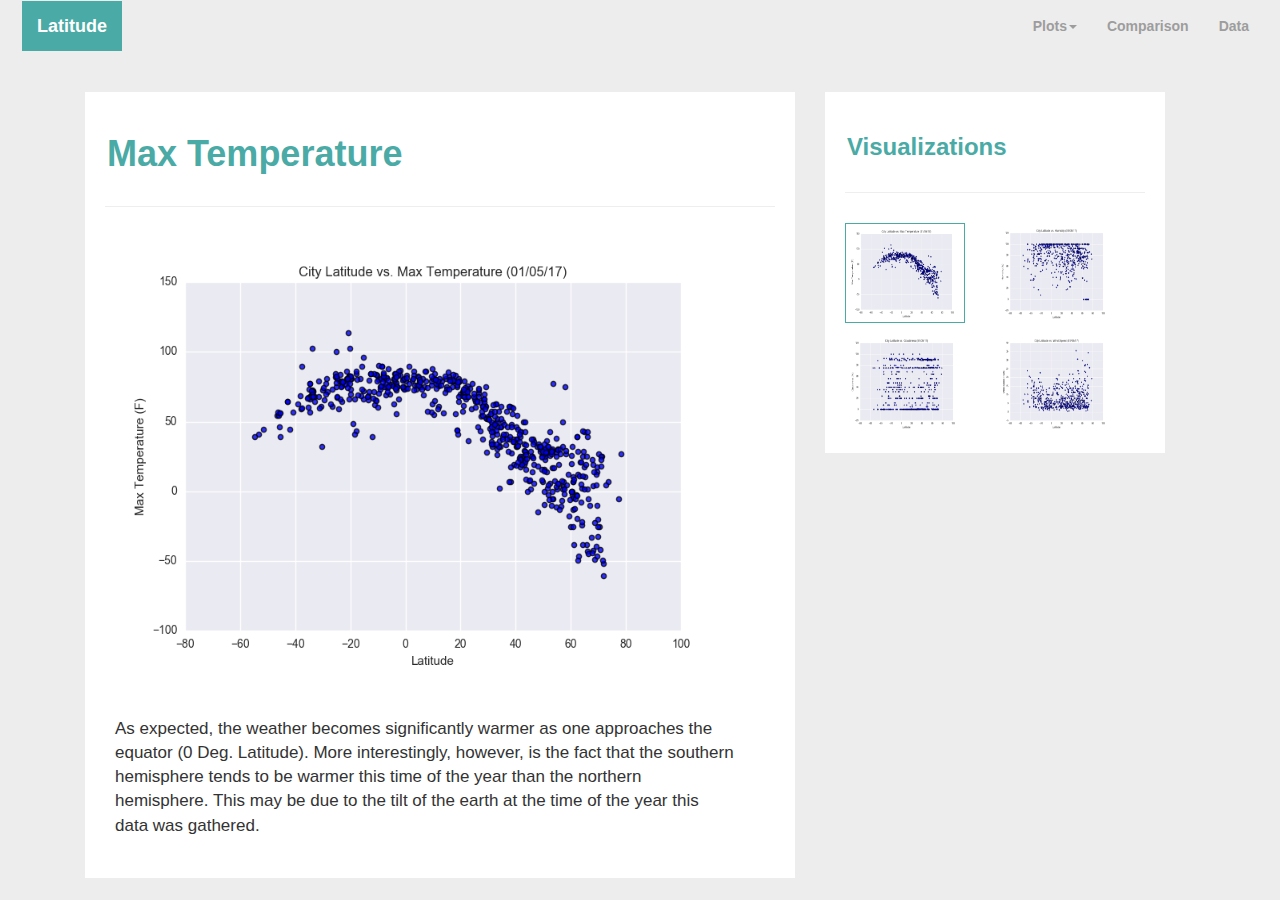
<file: html & css/VisualizePage1.html>
<html>

<head>
  <link rel="stylesheet" type="text/css" href="VisualizePage1.css">
  <link rel="stylesheet" href="https://maxcdn.bootstrapcdn.com/bootstrap/3.4.1/css/bootstrap.min.css">
  <script src="https://ajax.googleapis.com/ajax/libs/jquery/3.5.1/jquery.min.js"></script>
  <script src="https://maxcdn.bootstrapcdn.com/bootstrap/3.4.1/js/bootstrap.min.js"></script>
  
  <script type="text/javascript">
function changedata(img)
{
 <!--document.getElementById("first").style.display ='block';-->
 var elements = document.getElementsByClassName(img);
}
</script>

<meta charset="UTF-8">
<title>Latitude</title>
  
</head>
<body>
<nav class="navbar navbar-inverse">
  <div class="container-fluid">
    <div class="navbar-header">
      <button type="button" class="navbar-toggle" data-toggle="collapse" data-target="#myNavbar">
        <span class="icon-bar"></span>
        <span class="icon-bar"></span>
        <span class="icon-bar"></span>                        
      </button>
      <a class="navbar-brand" href="index.html"><strong>Latitude</strong></a>
    </div>
    <div class="collapse navbar-collapse" id="myNavbar">
     <!-- <ul class="nav navbar-nav">
        <li class="active"><a href="#">Home</a></li>
        <li class="dropdown">
          <a class="dropdown-toggle" data-toggle="dropdown" href="#">Page 1 <span class="caret"></span></a>
          <ul class="dropdown-menu">
            <li><a href="#">Page 1-1</a></li>
            <li><a href="#">Page 1-2</a></li>
            <li><a href="#">Page 1-3</a></li>
          </ul>
        </li>
        <li><a href="#">Page 2</a></li>
        <li><a href="#">Page 3</a></li>
      </ul>-->
      <ul class="nav navbar-nav navbar-right">
	   <li class="dropdown">
          <a class="dropdown-toggle" data-toggle="dropdown" href="#"><strong>Plots</strong><span class="caret"></span></a>
          <ul class="dropdown-menu">
            <li><a href="VisualizePage1.html">Max Temperature</a></li>
            <li><a href="VisualizePage2.html">Humidity</a></li>
            <li><a href="VisualizePage3.html">Cloudiness</a></li>
			<li><a href="VisualizePage4.html">Wind Speed</a></li>
          </ul>
        </li>
        <li> <a href="ComparisonPage.html"><span class=""></span> <strong>Comparison</strong></a></li>
        <li><a href="DataPage.html"><span class=""></span>  <strong>Data </strong></a></li>
      </ul>
    </div>
  </div>
</nav>


<div class="container">
<div class="row">
<div class="col-lg-12 col-sm-12">

 <div class="col-lg-8">
 <div class="card">
  <div class="text-header">
  <h1 class="header-text"> <strong>Max Temperature</strong></h1>
  
  </div>
   <hr class="header-line">
 <div class="row">
	<div class="col-lg-12 col-sm-12 listImageColumn">
	  <!-- <div class="showImage" style="height:200px;">Image</div>-->
	  <img  class="showImage" src="..\resources\assets\images\Fig1.png" width="20px" height="450px";"></img>
	 </div>
	 
	 <div class="col-lg-12 col-sm-12 listImageColumn">
	  <!-- <div class="showImage" style="height:200px;">Image</div>-->
	  <p class="mainImageText">As expected, the weather becomes significantly warmer as one approaches the equator (0 Deg. Latitude). More interestingly, however, is the fact that the southern hemisphere tends to be warmer this time of the year than the northern hemisphere. This may be due to the tilt of the earth at the time of the year this data was gathered.</p>
	 </div>
  <!-- </div>-->
  <!-- <div class="col-lg-6 listImageColumn">
 </div>-->
 </div>
 </div>
 </div>

 <div class="col-lg-4 col-sm-12">
 <div class="card">
 <div class="text-header">
  <h3 class="header-text"> <strong>Visualizations</strong></h3>
  
  </div>
   <hr class="header-line">
 <div class="row">

 
 <div class="col-lg-6 col-sm-3 col-xs-3  listImageColumn">
  <a href="VisualizePage1.html">
  <img  class="listImage1" src="..\resources\assets\images\Fig1.png" width="100px" height="100px"></img>
  </a>
   </div>
   <div class="col-lg-6 col-sm-3 col-xs-3 listImageColumn">
   <a href="VisualizePage2.html">
    <img class="listImage" src="..\resources\assets\images\Fig2.png" width="100px" height="100px"></img>
	</a>
   </div>
 <!--</div>-->
 
<!-- <div class="row">-->
 <div class="col-lg-6 col-sm-3 col-xs-3 listImageColumn">
 <a href="VisualizePage3.html">
 <img class="listImage" src="..\resources\assets\images\Fig3.png" width="100px" height="100px" ></img>
 </a>
   </div>
   <div class="col-lg-6 col-sm-3 col-xs-3 listImageColumn">
   <a href="VisualizePage4.html">
    <img class="listImage" src="..\resources\assets\images\Fig4.png" width="100px" height="100px"></img>
	</a>
   </div>
 </div>
 
 </div>
 </div>

</div>


</div>
</div>
</body>
</html>
</file>
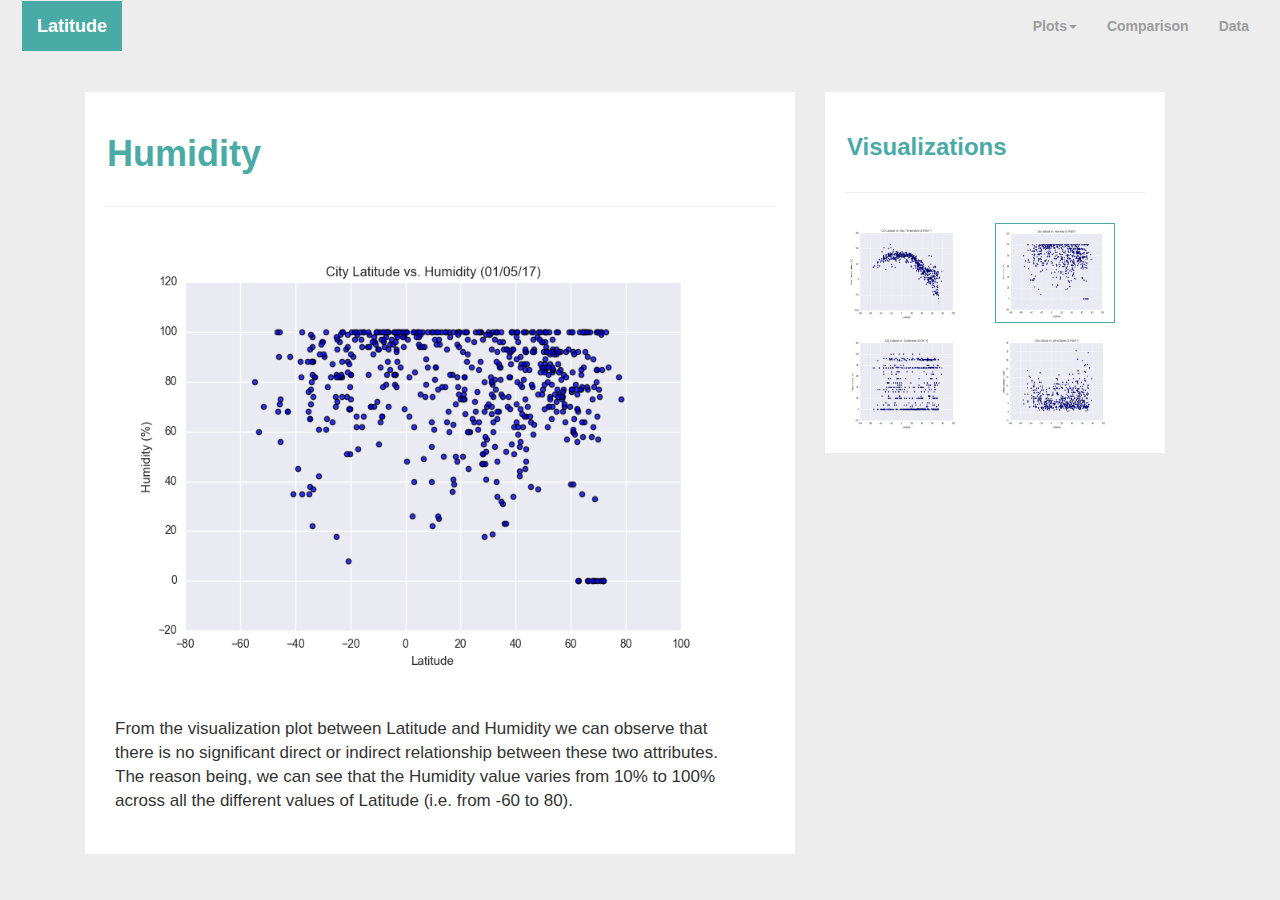
<file: html & css/VisualizePage2.html>
<html>

<head>
  <link rel="stylesheet" type="text/css" href="VisualizePage1.css">
  <link rel="stylesheet" href="https://maxcdn.bootstrapcdn.com/bootstrap/3.4.1/css/bootstrap.min.css">
  <script src="https://ajax.googleapis.com/ajax/libs/jquery/3.5.1/jquery.min.js"></script>
  <script src="https://maxcdn.bootstrapcdn.com/bootstrap/3.4.1/js/bootstrap.min.js"></script>
  
  <script type="text/javascript">
function changedata(img)
{
 <!--document.getElementById("first").style.display ='block';-->
 var elements = document.getElementsByClassName(img);
}
</script>

<meta charset="UTF-8">
<title>Latitude</title> 
  
</head>
<body>
<nav class="navbar navbar-inverse">
  <div class="container-fluid">
    <div class="navbar-header">
      <button type="button" class="navbar-toggle" data-toggle="collapse" data-target="#myNavbar">
        <span class="icon-bar"></span>
        <span class="icon-bar"></span>
        <span class="icon-bar"></span>                        
      </button>
      <a class="navbar-brand" href="index.html"><strong>Latitude</strong></a>
    </div>
    <div class="collapse navbar-collapse" id="myNavbar">
     <!-- <ul class="nav navbar-nav">
        <li class="active"><a href="#">Home</a></li>
        <li class="dropdown">
          <a class="dropdown-toggle" data-toggle="dropdown" href="#">Page 1 <span class="caret"></span></a>
          <ul class="dropdown-menu">
            <li><a href="#">Page 1-1</a></li>
            <li><a href="#">Page 1-2</a></li>
            <li><a href="#">Page 1-3</a></li>
          </ul>
        </li>
        <li><a href="#">Page 2</a></li>
        <li><a href="#">Page 3</a></li>
      </ul>-->
      <ul class="nav navbar-nav navbar-right">
	   <li class="dropdown">
          <a class="dropdown-toggle" data-toggle="dropdown" href="#"><strong>Plots</strong><span class="caret"></span></a>
          <ul class="dropdown-menu">
            <li><a href="VisualizePage1.html">Max Temperature</a></li>
            <li><a href="VisualizePage2.html">Humidity</a></li>
            <li><a href="VisualizePage3.html">Cloudiness</a></li>
			<li><a href="VisualizePage4.html">Wind Speed</a></li>
          </ul>
        </li>
        <li> <a href="ComparisonPage.html"><span class=""></span> <strong>Comparison</strong></a></li>
        <li><a href="DataPage.html"><span class=""></span>  <strong>Data </strong></a></li>
      </ul>
    </div>
  </div>
</nav>


<div class="container">
<div class="row">
<div class="col-lg-12 col-sm-12">

 <div class="col-lg-8">
 <div class="card">
  <div class="text-header">
  <h1 class="header-text"> <strong>Humidity</strong></h1>
  
  </div>
   <hr class="header-line">
 <div class="row">
	<div class="col-lg-12 col-sm-12 listImageColumn">
	  <!-- <div class="showImage" style="height:200px;">Image</div>-->
	  <img  class="showImage" src="..\resources\assets\images\Fig2.png" width="20px" height="450px";"></img>
	 </div>
	 
	 <div class="col-lg-12 col-sm-12 listImageColumn">
	  <!-- <div class="showImage" style="height:200px;">Image</div>-->
	  <p class="mainImageText">From the visualization plot between Latitude and Humidity we can observe that there is no significant direct or indirect relationship between these two attributes. The reason being, we can see that the Humidity value varies from 10% to 100% across all the different values of Latitude (i.e. from -60 to 80).</p>
	 </div>
  <!-- </div>-->
  <!-- <div class="col-lg-6 listImageColumn">
 </div>-->
 </div>
 </div>
 </div>

 <div class="col-lg-4 col-sm-12">
 <div class="card">
 <div class="text-header">
  <h3 class="header-text"> <strong>Visualizations</strong></h3>
  
  </div>
   <hr class="header-line">
 <div class="row">

  <div class="col-lg-6 col-sm-3 col-xs-3  listImageColumn">
  <a href="VisualizePage1.html">
  <img  class="listImage" src="..\resources\assets\images\Fig1.png" width="100px" height="100px"></img>
  </a>
   </div>
   <div class="col-lg-6 col-sm-3 col-xs-3 listImageColumn">
   <a href="VisualizePage2.html">
    <img class="listImage1" src="..\resources\assets\images\Fig2.png" width="100px" height="100px"></img>
	</a>
   </div>
 <!--</div>-->
 
<!-- <div class="row">-->
 <div class="col-lg-6 col-sm-3 col-xs-3 listImageColumn">
 <a href="VisualizePage3.html">
 <img class="listImage" src="..\resources\assets\images\Fig3.png" width="100px" height="100px" ></img>
 </a>
   </div>
   <div class="col-lg-6 col-sm-3 col-xs-3 listImageColumn">
   <a href="VisualizePage4.html">
    <img class="listImage" src="..\resources\assets\images\Fig4.png" width="100px" height="100px"></img>
	</a>
   </div>
 </div>
 
 </div>
 </div>

</div>


</div>
</div>
</body>
</html>
</file>
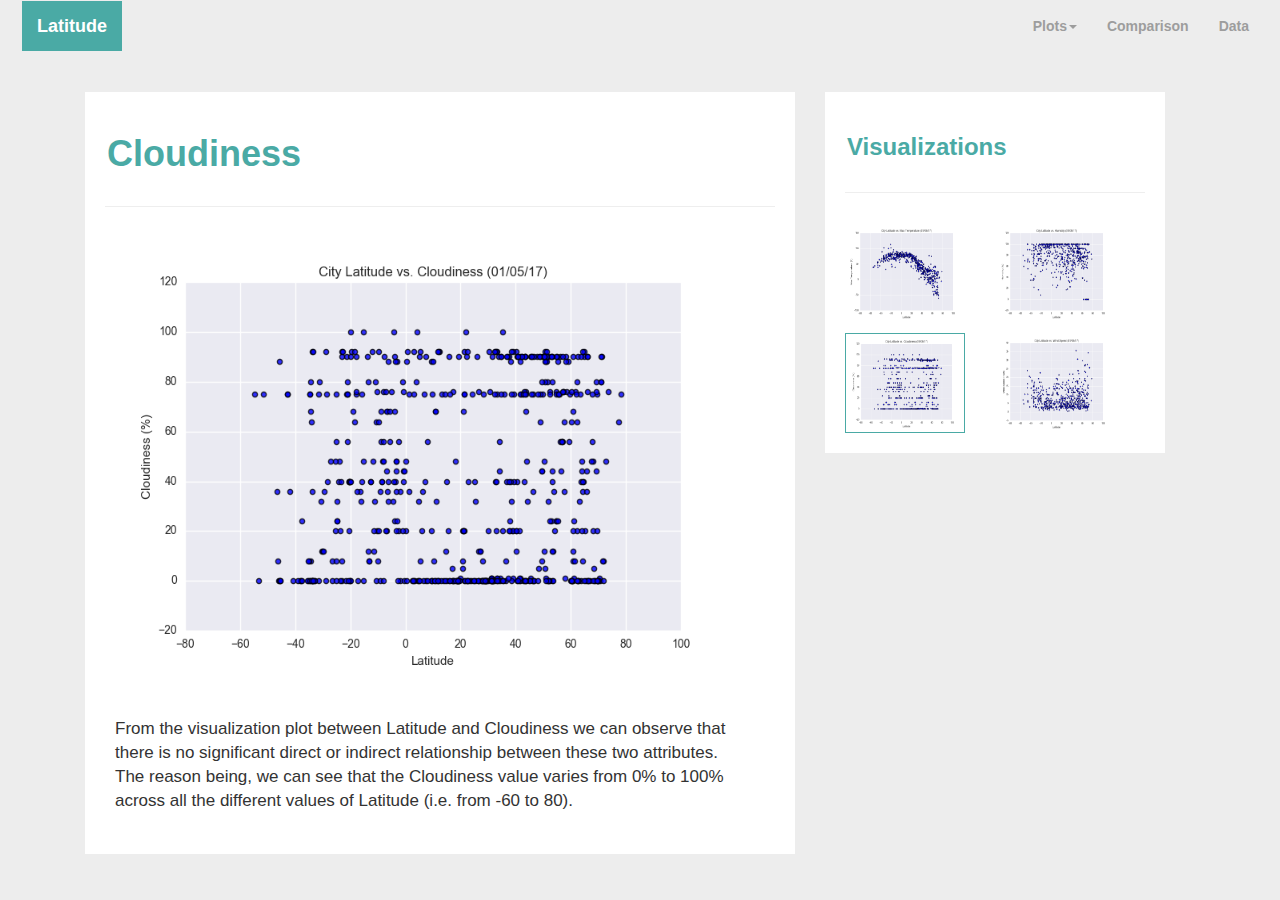
<file: html & css/VisualizePage3.html>
<html>

<head>
  <link rel="stylesheet" type="text/css" href="VisualizePage1.css">
  <link rel="stylesheet" href="https://maxcdn.bootstrapcdn.com/bootstrap/3.4.1/css/bootstrap.min.css">
  <script src="https://ajax.googleapis.com/ajax/libs/jquery/3.5.1/jquery.min.js"></script>
  <script src="https://maxcdn.bootstrapcdn.com/bootstrap/3.4.1/js/bootstrap.min.js"></script>
  
  <script type="text/javascript">
function changedata(img)
{
 <!--document.getElementById("first").style.display ='block';-->
 var elements = document.getElementsByClassName(img);
}
</script>

<meta charset="UTF-8">
<title>Latitude</title>  
  
</head>
<body>
<nav class="navbar navbar-inverse">
  <div class="container-fluid">
    <div class="navbar-header">
      <button type="button" class="navbar-toggle" data-toggle="collapse" data-target="#myNavbar">
        <span class="icon-bar"></span>
        <span class="icon-bar"></span>
        <span class="icon-bar"></span>                        
      </button>
      <a class="navbar-brand" href="index.html"><strong>Latitude</strong></a>
    </div>
    <div class="collapse navbar-collapse" id="myNavbar">
     <!-- <ul class="nav navbar-nav">
        <li class="active"><a href="#">Home</a></li>
        <li class="dropdown">
          <a class="dropdown-toggle" data-toggle="dropdown" href="#">Page 1 <span class="caret"></span></a>
          <ul class="dropdown-menu">
            <li><a href="#">Page 1-1</a></li>
            <li><a href="#">Page 1-2</a></li>
            <li><a href="#">Page 1-3</a></li>
          </ul>
        </li>
        <li><a href="#">Page 2</a></li>
        <li><a href="#">Page 3</a></li>
      </ul>-->
      <ul class="nav navbar-nav navbar-right">
	   <li class="dropdown">
          <a class="dropdown-toggle" data-toggle="dropdown" href="#"><strong>Plots</strong><span class="caret"></span></a>
          <ul class="dropdown-menu">
            <li><a href="VisualizePage1.html">Max Temperature</a></li>
            <li><a href="VisualizePage2.html">Humidity</a></li>
            <li><a href="VisualizePage3.html">Cloudiness</a></li>
			<li><a href="VisualizePage4.html">Wind Speed</a></li>
          </ul>
        </li>
        <li> <a href="ComparisonPage.html"><span class=""></span> <strong>Comparison</strong></a></li>
        <li><a href="DataPage.html"><span class=""></span>  <strong>Data </strong></a></li>
      </ul>
    </div>
  </div>
</nav>


<div class="container">
<div class="row">
<div class="col-lg-12 col-sm-12">

 <div class="col-lg-8">
 <div class="card">
  <div class="text-header">
  <h1 class="header-text"> <strong>Cloudiness</strong></h1>
  
  </div>
   <hr class="header-line">
 <div class="row">
	<div class="col-lg-12 col-sm-12 listImageColumn">
	  <!-- <div class="showImage" style="height:200px;">Image</div>-->
	  <img  class="showImage" src="..\resources\assets\images\Fig3.png" width="20px" height="450px";"></img>
	 </div>
	 
	 <div class="col-lg-12 col-sm-12 listImageColumn">
	  <!-- <div class="showImage" style="height:200px;">Image</div>-->
	  <p class="mainImageText">From the visualization plot between Latitude and Cloudiness we can observe that there is no significant direct or indirect relationship between these two attributes. The reason being, we can see that the Cloudiness value varies from 0% to 100% across all the different values of Latitude (i.e. from -60 to 80).</p>
	 </div>
  <!-- </div>-->
  <!-- <div class="col-lg-6 listImageColumn">
 </div>-->
 </div>
 </div>
 </div>

 <div class="col-lg-4 col-sm-12">
 <div class="card">
 <div class="text-header">
  <h3 class="header-text"> <strong>Visualizations</strong></h3>
  
  </div>
   <hr class="header-line">
 <div class="row">

 
 <div class="col-lg-6 col-sm-3 col-xs-3  listImageColumn">
  <a href="VisualizePage1.html">
  <img  class="listImage" src="..\resources\assets\images\Fig1.png" width="100px" height="100px"></img>
  </a>
   </div>
   <div class="col-lg-6 col-sm-3 col-xs-3 listImageColumn">
   <a href="VisualizePage2.html">
    <img class="listImage" src="..\resources\assets\images\Fig2.png" width="100px" height="100px"></img>
	</a>
   </div>
 <!--</div>-->
 
<!-- <div class="row">-->
 <div class="col-lg-6 col-sm-3 col-xs-3 listImageColumn">
 <a href="VisualizePage3.html">
 <img class="listImage1" src="..\resources\assets\images\Fig3.png" width="100px" height="100px" ></img>
 </a>
   </div>
   <div class="col-lg-6 col-sm-3 col-xs-3 listImageColumn">
   <a href="VisualizePage4.html">
    <img class="listImage" src="..\resources\assets\images\Fig4.png" width="100px" height="100px"></img>
	</a>
   </div>
 </div>
 
 </div>
 </div>

</div>


</div>
</div>
</body>
</html>
</file>
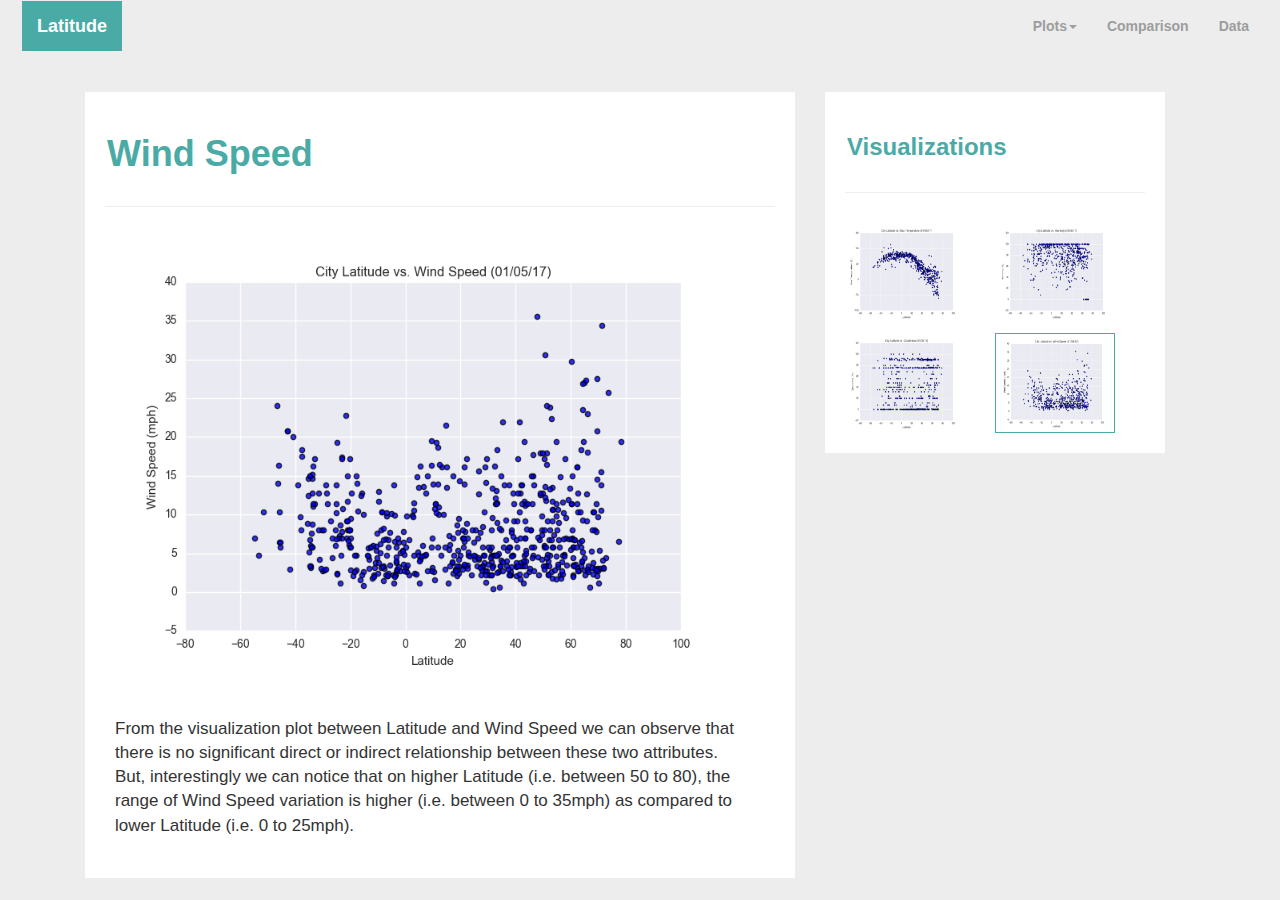
<file: html & css/VisualizePage4.html>
<html>

<head>
  <link rel="stylesheet" type="text/css" href="VisualizePage1.css">
  <link rel="stylesheet" href="https://maxcdn.bootstrapcdn.com/bootstrap/3.4.1/css/bootstrap.min.css">
  <script src="https://ajax.googleapis.com/ajax/libs/jquery/3.5.1/jquery.min.js"></script>
  <script src="https://maxcdn.bootstrapcdn.com/bootstrap/3.4.1/js/bootstrap.min.js"></script>
  
  <script type="text/javascript">
function changedata(img)
{
 <!--document.getElementById("first").style.display ='block';-->
 var elements = document.getElementsByClassName(img);
}
</script>

<meta charset="UTF-8">
<title>Latitude</title> 
  
</head>
<body>
<nav class="navbar navbar-inverse">
  <div class="container-fluid">
    <div class="navbar-header">
      <button type="button" class="navbar-toggle" data-toggle="collapse" data-target="#myNavbar">
        <span class="icon-bar"></span>
        <span class="icon-bar"></span>
        <span class="icon-bar"></span>                        
      </button>
      <a class="navbar-brand" href="index.html"><strong>Latitude</strong></a>
    </div>
    <div class="collapse navbar-collapse" id="myNavbar">
     <!-- <ul class="nav navbar-nav">
        <li class="active"><a href="#">Home</a></li>
        <li class="dropdown">
          <a class="dropdown-toggle" data-toggle="dropdown" href="#">Page 1 <span class="caret"></span></a>
          <ul class="dropdown-menu">
            <li><a href="#">Page 1-1</a></li>
            <li><a href="#">Page 1-2</a></li>
            <li><a href="#">Page 1-3</a></li>
          </ul>
        </li>
        <li><a href="#">Page 2</a></li>
        <li><a href="#">Page 3</a></li>
      </ul>-->
      <ul class="nav navbar-nav navbar-right">
	   <li class="dropdown">
          <a class="dropdown-toggle" data-toggle="dropdown" href="#"><strong>Plots</strong><span class="caret"></span></a>
          <ul class="dropdown-menu">
            <li><a href="VisualizePage1.html">Max Temperature</a></li>
            <li><a href="VisualizePage2.html">Humidity</a></li>
            <li><a href="VisualizePage3.html">Cloudiness</a></li>
			<li><a href="VisualizePage4.html">Wind Speed</a></li>
          </ul>
        </li>
        <li> <a href="ComparisonPage.html"><span class=""></span> <strong>Comparison</strong></a></li>
        <li><a href="DataPage.html"><span class=""></span>  <strong>Data </strong></a></li>
      </ul>
    </div>
  </div>
</nav>


<div class="container">
<div class="row">
<div class="col-lg-12 col-sm-12">

 <div class="col-lg-8">
 <div class="card">
  <div class="text-header">
  <h1 class="header-text"> <strong>Wind Speed</strong></h1>
  
  </div>
   <hr class="header-line">
 <div class="row">
	<div class="col-lg-12 col-sm-12 listImageColumn">
	  <!-- <div class="showImage" style="height:200px;">Image</div>-->
	  <img  class="showImage" src="..\resources\assets\images\Fig4.png" width="20px" height="450px";"></img>
	 </div>
	 
	 <div class="col-lg-12 col-sm-12 listImageColumn">
	  <!-- <div class="showImage" style="height:200px;">Image</div>-->
	  <p class="mainImageText">From the visualization plot between Latitude and Wind Speed we can observe that there is no significant direct or indirect relationship between these two attributes. But, interestingly we can notice that on higher Latitude (i.e. between 50 to 80), the range of Wind Speed variation is higher (i.e. between 0 to 35mph) as compared to lower Latitude (i.e. 0 to 25mph).</p>
	 </div>
  <!-- </div>-->
  <!-- <div class="col-lg-6 listImageColumn">
 </div>-->
 </div>
 </div>
 </div>

 <div class="col-lg-4 col-sm-12">
 <div class="card">
 <div class="text-header">
  <h3 class="header-text"> <strong>Visualizations</strong></h3>
  
  </div>
   <hr class="header-line">
 <div class="row">

 
  <div class="col-lg-6 col-sm-3 col-xs-3  listImageColumn">
  <a href="VisualizePage1.html">
  <img  class="listImage" src="..\resources\assets\images\Fig1.png" width="100px" height="100px"></img>
  </a>
   </div>
   <div class="col-lg-6 col-sm-3 col-xs-3 listImageColumn">
   <a href="VisualizePage2.html">
    <img class="listImage" src="..\resources\assets\images\Fig2.png" width="100px" height="100px"></img>
	</a>
   </div>
 <!--</div>-->
 
<!-- <div class="row">-->
 <div class="col-lg-6 col-sm-3 col-xs-3 listImageColumn">
 <a href="VisualizePage3.html">
 <img class="listImage" src="..\resources\assets\images\Fig3.png" width="100px" height="100px" ></img>
 </a>
   </div>
   <div class="col-lg-6 col-sm-3 col-xs-3 listImageColumn">
   <a href="VisualizePage4.html">
    <img class="listImage1" src="..\resources\assets\images\Fig4.png" width="100px" height="100px"></img>
	</a>
   </div>
 </div>
 
 </div>
 </div>

</div>


</div>
</div>
</body>
</html>
</file>
<file: html & css/LandingPage.css>
* {
  box-sizing: border-box;
}

/* Add a gray background color with some padding */
body {
  font-family: Arial;
      background-color: #ededed !important;
}

/* Header/Blog Title */
.header {
  padding: 30px;
  font-size: 40px;
  text-align: center;
  background: white;
}

/* Create two unequal columns that floats next to each other */
/* Left column */
.leftcolumn {   
  float: left;
  width: 70%;
}

/* Right column */
.rightcolumn {
  float: left;
  width: 30%;
  padding-left: 20px;
}

/* Fake image */
.showImage {
  background-color: #aaa;
  width: 100%;
}


.listImage {
  background-color: #aaa;
  width: 100%;
  /* padding: 2px; */
}

/* Add a card effect for articles */
.card {
   background-color: white;
   padding: 20px;
   margin-top: 20px;
   flex-direction: row;
       display: block;
}

/* Clear floats after the columns */
.row:after {
  content: "";
  display: table;
  clear: both;
}
.mainImageText{
	margin: 20px 10px;
	font-family: Arial, Helvetica, sans-serif;
	font-size: 17px;
}

.row{
	width:100%;
}
.listImageColumn{
	margin-top: 10px;
}
.header-line{
	color:black;
}
.text-header{
	    padding: 2px;
}
.header-text{
	color:#4aaaa5;
	 font-family: Arial, Helvetica, sans-serif;
}
.navbar-inverse{
	    background-color: transparent !important;
		    border-color: transparent !important;
			color:inherit;
}
.navbar-inverse:hover{
	    background-color: transparent !important;
		    border-color: transparent !important;
			color:inherit;
}
.navbar-brand{
	color: white !important;
	background-color: #4aaaa5;
	    margin-left: 6px !important;
	
}
.navbar-brand:hover{
	background-color: #4aaaa5 !important;
}


.navbar-right {
    float: right!important;
    margin-right: -15px;
	background-color: transparent !important;
}
.navbar-right:hover{
	color:inherit;
	background-color: transparent !important;
}
.navbar-inverse .navbar-nav>.open>a, .navbar-inverse .navbar-nav>.open>a:focus, .navbar-inverse .navbar-nav>.open>a:hover {
	background-color:  transparent !important;
	color: #9d9d9d !important;
}
.navbar-nav>li>a:hover{
	color: #9d9d9d !important;
}
</file>
<file: html & css/ComparisonPage.css>
* {
  box-sizing: border-box;
}

/* Add a gray background color with some padding */
body {
  font-family: Arial;
      background-color: #ededed !important;
}

/* Header/Blog Title */
.header {
  padding: 30px;
  font-size: 40px;
  text-align: center;
  background: white;
}

/* Create two unequal columns that floats next to each other */
/* Left column */
.leftcolumn {   
  float: left;
  width: 70%;
}

/* Right column */
.rightcolumn {
  float: left;
  width: 30%;
  padding-left: 20px;
}

/* Fake image */
.showImage {
  background-color: #aaa;
  width: 100%;
  padding: 2px;
}


.listImage {
  background-color: #aaa;
  width: 100%;
  /* padding: 2px;*/
}

/* Add a card effect for articles */
.card {
   background-color: white;
   padding: 20px;
   margin-top: 20px;
   flex-direction: row;
       display: block;
}

/* Clear floats after the columns */
.row:after {
  content: "";
  display: table;
  clear: both;
}
.mainImageText{
	margin: 20px 10px;
	font-family: Arial, Helvetica, sans-serif;
	font-size: 17px;
}

.row{
	width:100%;
	min-height:100%
}
.listImageColumn{
	margin-top: 10px;
}
.header-line{
	color:black;
}
.text-header{
	    padding: 2px;
}
.header-text{
	color:#4aaaa5;
	font-family: Arial, Helvetica, sans-serif;
}
.sub-header-text{
	color:#4aaaa5;
	font-family: Arial, Helvetica, sans-serif;
    text-align: center;
}
.navbar-inverse{
	    background-color: transparent !important;
		    border-color: transparent !important;
			color:inherit;
}
.navbar-inverse:hover{
	    background-color: transparent !important;
		    border-color: transparent !important;
			color:inherit;
}
.navbar-brand{
	color: white !important;
	background-color: #4aaaa5;
	    margin-left: 6px !important;
	
}
.navbar-brand:hover{
	background-color: #4aaaa5 !important;
}
.navbar-right {
    float: right!important;
    margin-right: -15px;
	background-color: transparent !important;
}
.navbar-right:hover{
	color:inherit;
	background-color: transparent !important;
}
.navbar-inverse .navbar-nav>.open>a, .navbar-inverse .navbar-nav>.open>a:focus, .navbar-inverse .navbar-nav>.open>a:hover {
	background-color:  transparent !important;
	color: #9d9d9d !important;
}
.navbar-nav>li>a:hover{
	color: #9d9d9d !important;
}
</file>
<file: html & css/DataPage.css>
* {
  box-sizing: border-box;
}

/* Add a gray background color with some padding */
body {
  font-family: Arial;
      background-color: #ededed !important;
}

/* Header/Blog Title */
.header {
  padding: 30px;
  font-size: 40px;
  text-align: center;
  background: white;
}

/* Create two unequal columns that floats next to each other */
/* Left column */
.leftcolumn {   
  float: left;
  width: 70%;
}

/* Right column */
.rightcolumn {
  float: left;
  width: 30%;
  padding-left: 20px;
}

/* Fake image */
.showImage {
  background-color: #aaa;
  width: 100%;
  padding: 2px;
}


.listImage {
  background-color: #aaa;
  width: 100%;
  /* padding: 2px;*/
}

/* Add a card effect for articles */
.card {
   background-color: white;
   padding: 20px;
   margin-top: 20px;
   flex-direction: row;
       display: block;
}

/* Clear floats after the columns */
.row:after {
  content: "";
  display: table;
  clear: both;
}
.mainImageText{
	margin: 20px 10px;
	font-family: Arial, Helvetica, sans-serif;
	font-size: 17px;
}

.row{
	width:100%;
	min-height:100%
}
.listImageColumn{
	margin-top: 10px;
}
.header-line{
	color:black;
}
.text-header{
	    padding: 2px;
}
.header-text{
	color:#4aaaa5;
	font-family: Arial, Helvetica, sans-serif;
}
.sub-header-text{
	color:#4aaaa5;
	font-family: Arial, Helvetica, sans-serif;
    text-align: center;
}
.navbar-inverse{
	    background-color: transparent !important;
		    border-color: transparent !important;
			color:inherit;
}
.navbar-inverse:hover{
	    background-color: transparent !important;
		    border-color: transparent !important;
			color:inherit;
}
.navbar-brand{
	color: white !important;
	background-color: #4aaaa5;
	    margin-left: 6px !important;
	
}
.navbar-brand:hover{
	background-color: #4aaaa5 !important;
}
.navbar-right {
    float: right!important;
    margin-right: -15px;
	background-color: transparent !important;
}
.navbar-right:hover{
	color:inherit;
	background-color: transparent !important;
}
table {
  border-collapse: collapse;
  width: 100%;
}

th, td {
  text-align: left;
  padding: 8px;
}

table>thead>tr>th{
	font-size: 14px;
}
table>tbody>tr>td{
	font-size: 14px;
	font-family: "Helvetica Neue",Helvetica,Arial,sans-serif;
}

tr:nth-child(even) {background-color: #f2f2f2;}

.navbar-inverse .navbar-nav>.open>a, .navbar-inverse .navbar-nav>.open>a:focus, .navbar-inverse .navbar-nav>.open>a:hover {
	background-color:  transparent !important;
	color: #9d9d9d !important;
}
.navbar-nav>li>a:hover{
	color: #9d9d9d !important;
}
</file>
<file: html & css/VisualizePage1.css>
* {
  box-sizing: border-box;
}

/* Add a gray background color with some padding */
body {
  font-family: Arial;
      background-color: #ededed !important;
}

/* Header/Blog Title */
.header {
  padding: 30px;
  font-size: 40px;
  text-align: center;
  background: white;
}

/* Create two unequal columns that floats next to each other */
/* Left column */
.leftcolumn {   
  float: left;
  width: 70%;
}

/* Right column */
.rightcolumn {
  float: left;
  width: 30%;
  padding-left: 20px;
}

/* Fake image */
.showImage {
  background-color: #aaa;
  width: 100%;
}


.listImage {
  background-color: #aaa;
  width: 100%;
}

.listImage1 {
  background-color: #aaa;
  width: 100%;
  border:#CCC thin solid;
  border-color: #4aaaa5;
}

/* Add a card effect for articles */
.card {
   background-color: white;
   padding: 20px;
   margin-top: 20px;
   flex-direction: row;
       display: block;
}

/* Clear floats after the columns */
.row:after {
  content: "";
  display: table;
  clear: both;
}
.mainImageText{
	margin: 20px 10px;
	font-family: Arial, Helvetica, sans-serif;
	font-size: 17px;
}

.row{
	width:100%;
}
.listImageColumn{
	margin-top: 10px;
}
.header-line{
	color:black;
}
.text-header{
	    padding: 2px;
}
.header-text{
	color:#4aaaa5;
	 font-family: Arial, Helvetica, sans-serif;
}
.navbar-inverse{
	    background-color: transparent !important;
		    border-color: transparent !important;
			color:inherit;
}
.navbar-inverse:hover{
	    background-color: transparent !important;
		    border-color: transparent !important;
			color:inherit;
}
.navbar-brand{
	color: white !important;
	background-color: #4aaaa5;
	    margin-left: 6px !important;
	
}
.navbar-brand:hover{
	background-color: #4aaaa5 !important;
}
.navbar-right {
    float: right!important;
    margin-right: -15px;
	background-color: transparent !important;
}
.navbar-right:hover{
	color:inherit;
	background-color: transparent !important;
}
.navbar-inverse .navbar-nav>.open>a, .navbar-inverse .navbar-nav>.open>a:focus, .navbar-inverse .navbar-nav>.open>a:hover {
	background-color:  transparent !important;
	color: #9d9d9d !important;
}
.navbar-nav>li>a:hover{
	color: #9d9d9d !important;
}
</file>
